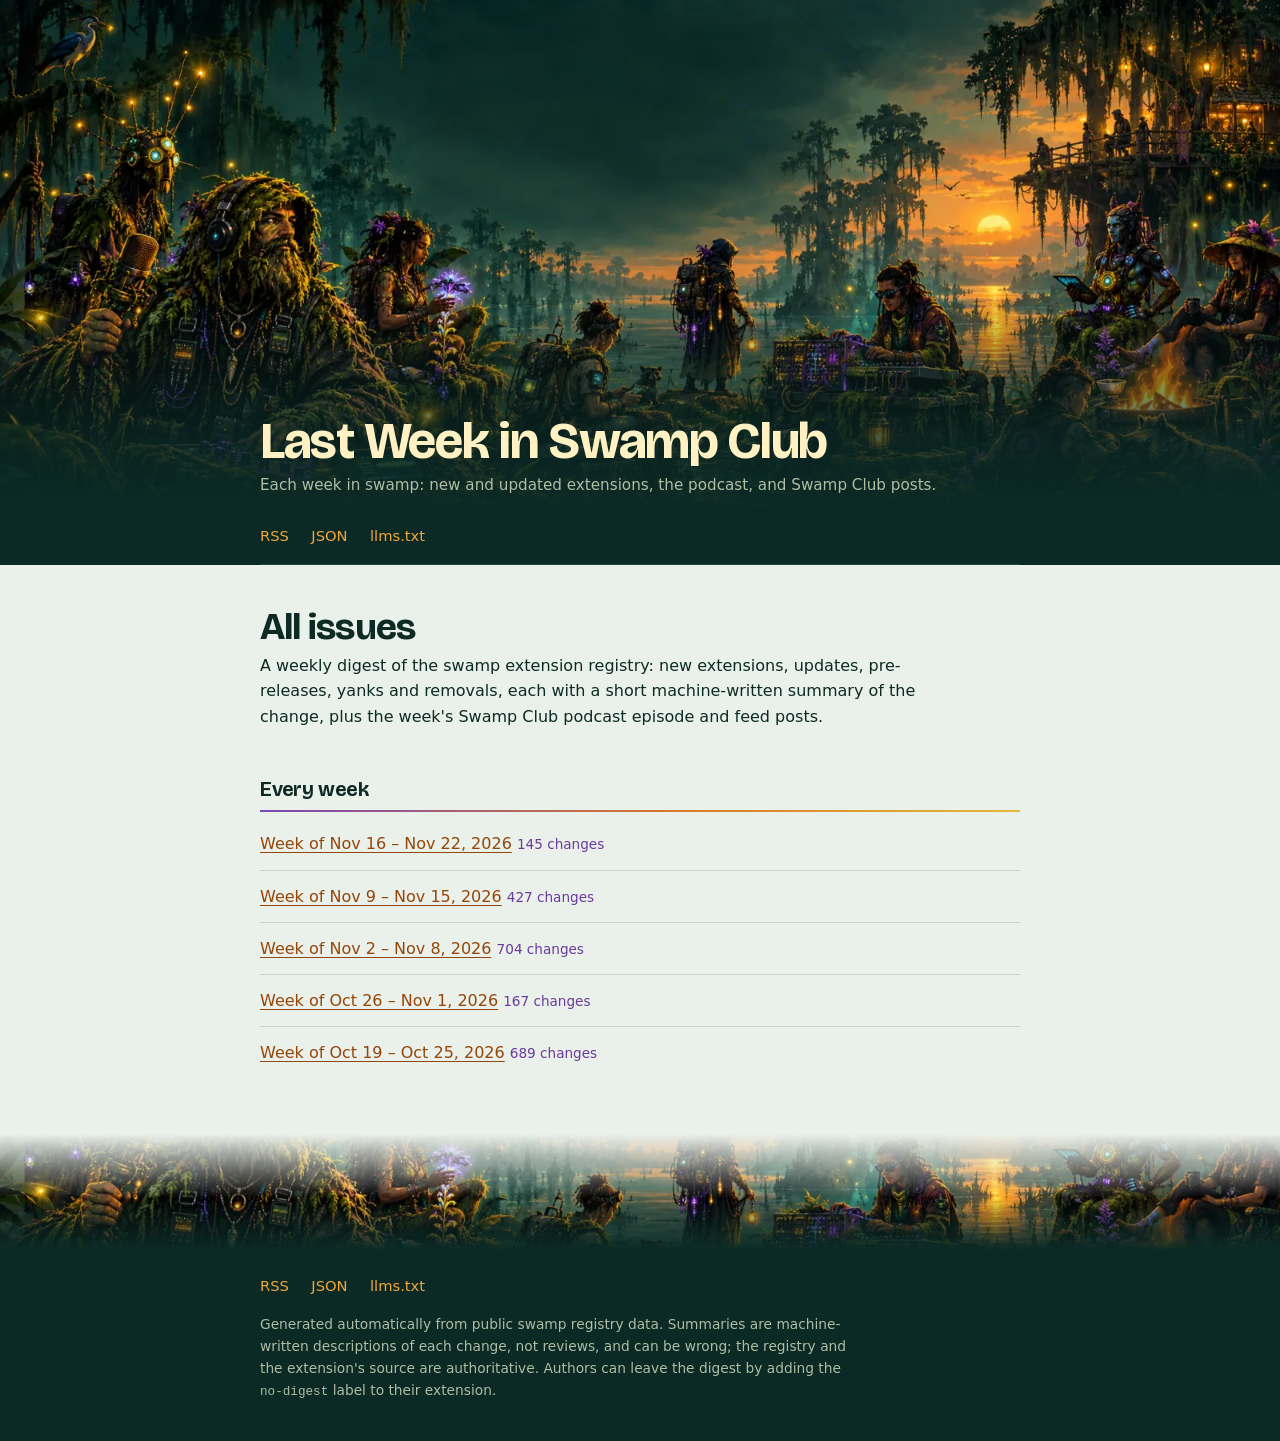
<file: index.html>
<!doctype html>
<html lang="en">
<head>
<meta charset="utf-8">
<meta name="viewport" content="width=device-width, initial-scale=1">
<title>Last Week in Swamp Club</title>
<meta name="description" content="A weekly digest of swamp: new and updated extensions, the podcast, and Swamp Club posts">
<meta http-equiv="Content-Security-Policy" content="default-src 'none'; style-src 'self'; img-src 'self'; font-src 'self'">
<meta name="referrer" content="no-referrer">
<link rel="alternate" type="application/rss+xml" title="Last Week in Swamp Club" href="https://lastweekinswamp.club/feed.xml">
<link rel="alternate" type="application/json" href="https://lastweekinswamp.club/index.json">
<link rel="stylesheet" href="./site.css">
</head>
<body>
<header class="mast"><figure class="art"><img src="./assets/banner-1600.webp" srcset="./assets/banner-800.webp 800w, ./assets/banner-1600.webp 1600w" sizes="100vw" width="1600" height="640" alt="" decoding="async" fetchpriority="high"><div class="title"><div class="wrap"><p class="site"><a href="./index.html">Last Week in Swamp Club</a></p><p class="tagline">Each week in swamp: new and updated extensions, the podcast, and Swamp Club posts.</p></div></div></figure><div class="wrap"><nav class="bar" aria-label="Site"><a href="./feed.xml">RSS</a><a href="./index.json">JSON</a><a href="./llms.txt">llms.txt</a></nav></div></header>
<main class="wrap">
<h1>All issues</h1>
<p class="sum">A weekly digest of the swamp extension registry: new extensions, updates, pre-releases, yanks and removals, each with a short machine-written summary of the change, plus the week's Swamp Club podcast episode and feed posts.</p>
<section id="issues"><h2>Every week</h2><ul><li><a href="./issues/2026-11-16.html">Week of Nov 16 – Nov 22, 2026</a> <span class="meta">145 changes</span></li>
<li><a href="./issues/2026-11-09.html">Week of Nov 9 – Nov 15, 2026</a> <span class="meta">427 changes</span></li>
<li><a href="./issues/2026-11-02.html">Week of Nov 2 – Nov 8, 2026</a> <span class="meta">704 changes</span></li>
<li><a href="./issues/2026-10-26.html">Week of Oct 26 – Nov 1, 2026</a> <span class="meta">167 changes</span></li>
<li><a href="./issues/2026-10-19.html">Week of Oct 19 – Oct 25, 2026</a> <span class="meta">689 changes</span></li></ul></section>
</main>
<footer><div class="shore" aria-hidden="true"><img src="./assets/banner-800.webp" srcset="./assets/banner-800.webp 800w, ./assets/banner-1600.webp 1600w" sizes="100vw" alt="" decoding="async" loading="lazy"></div><div class="wrap"><nav class="bar" aria-label="Site, again"><a href="./feed.xml">RSS</a><a href="./index.json">JSON</a><a href="./llms.txt">llms.txt</a></nav><p>Generated automatically from public swamp registry data. Summaries are machine-written descriptions of each change, not reviews, and can be wrong; the registry and the extension&#39;s source are authoritative. Authors can leave the digest by adding the <code>no-digest</code> label to their extension.</p></div></footer>
</body>
</html>
</file>
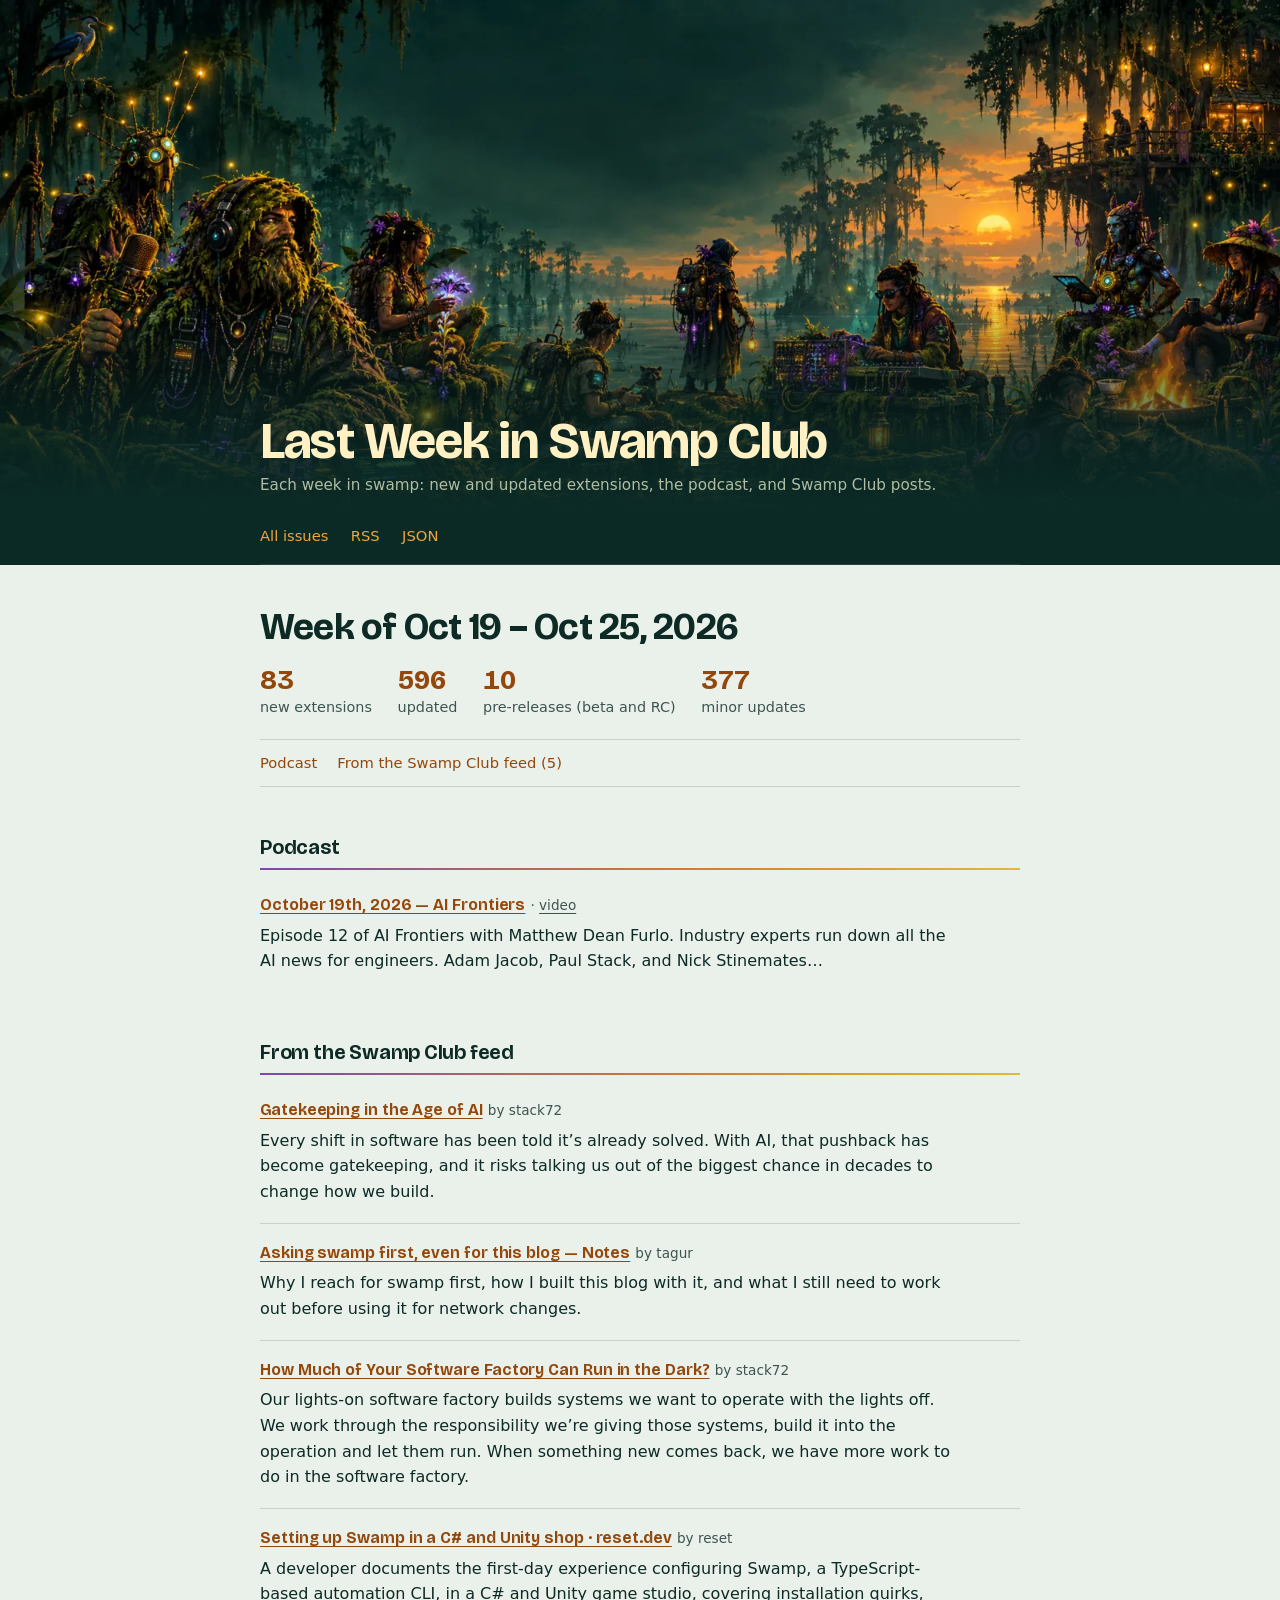
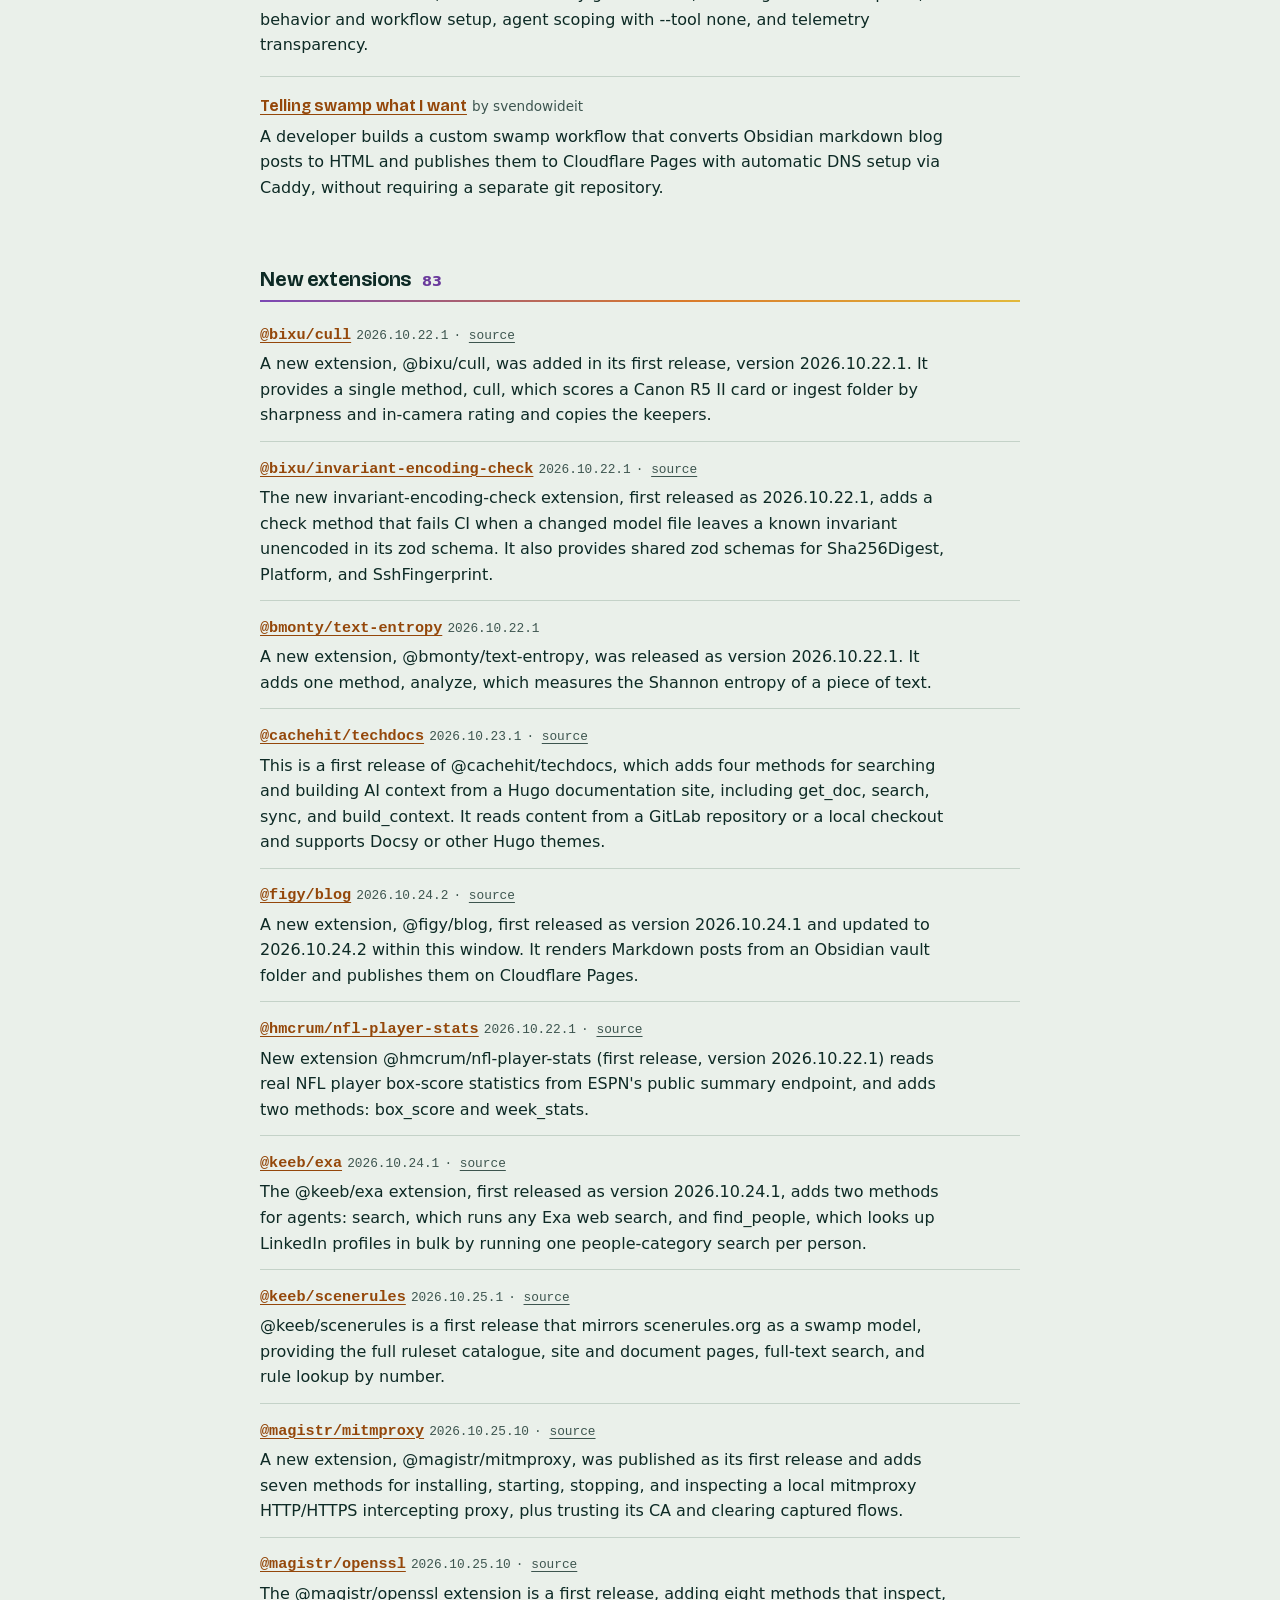
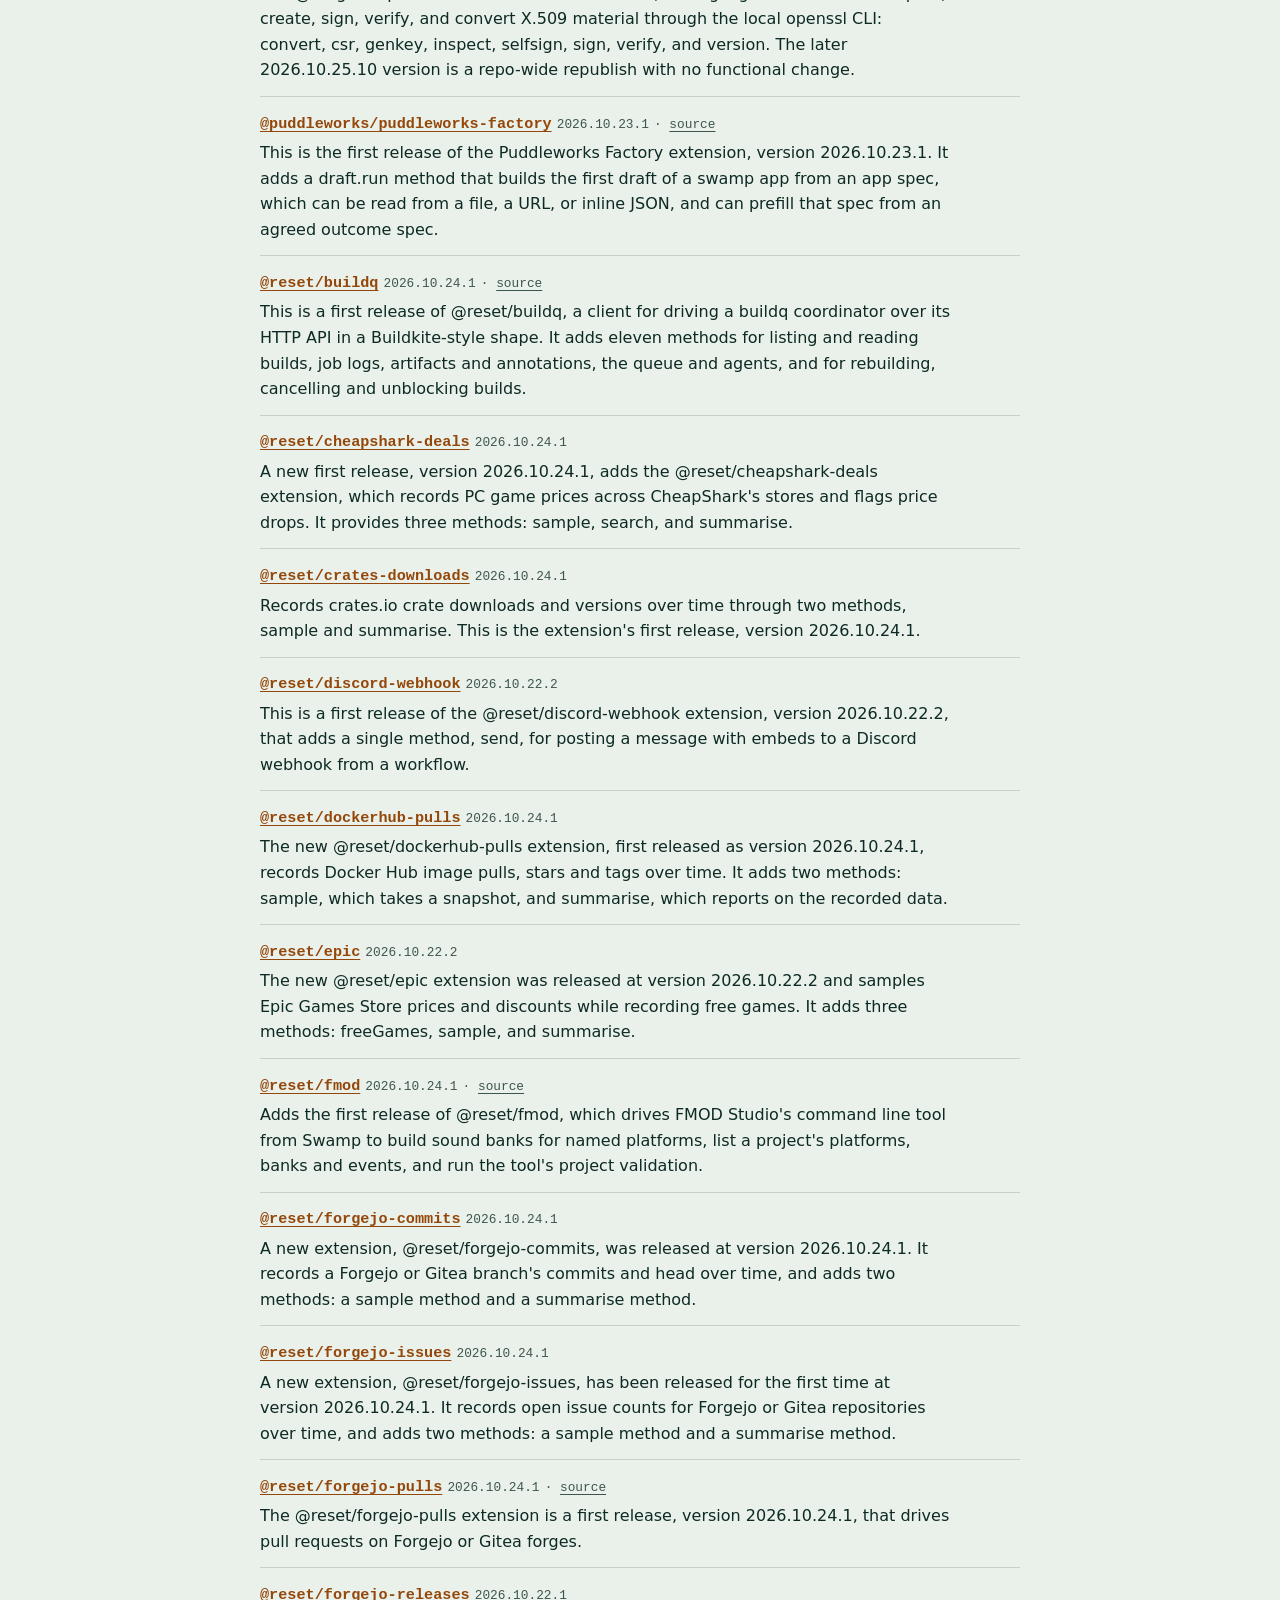
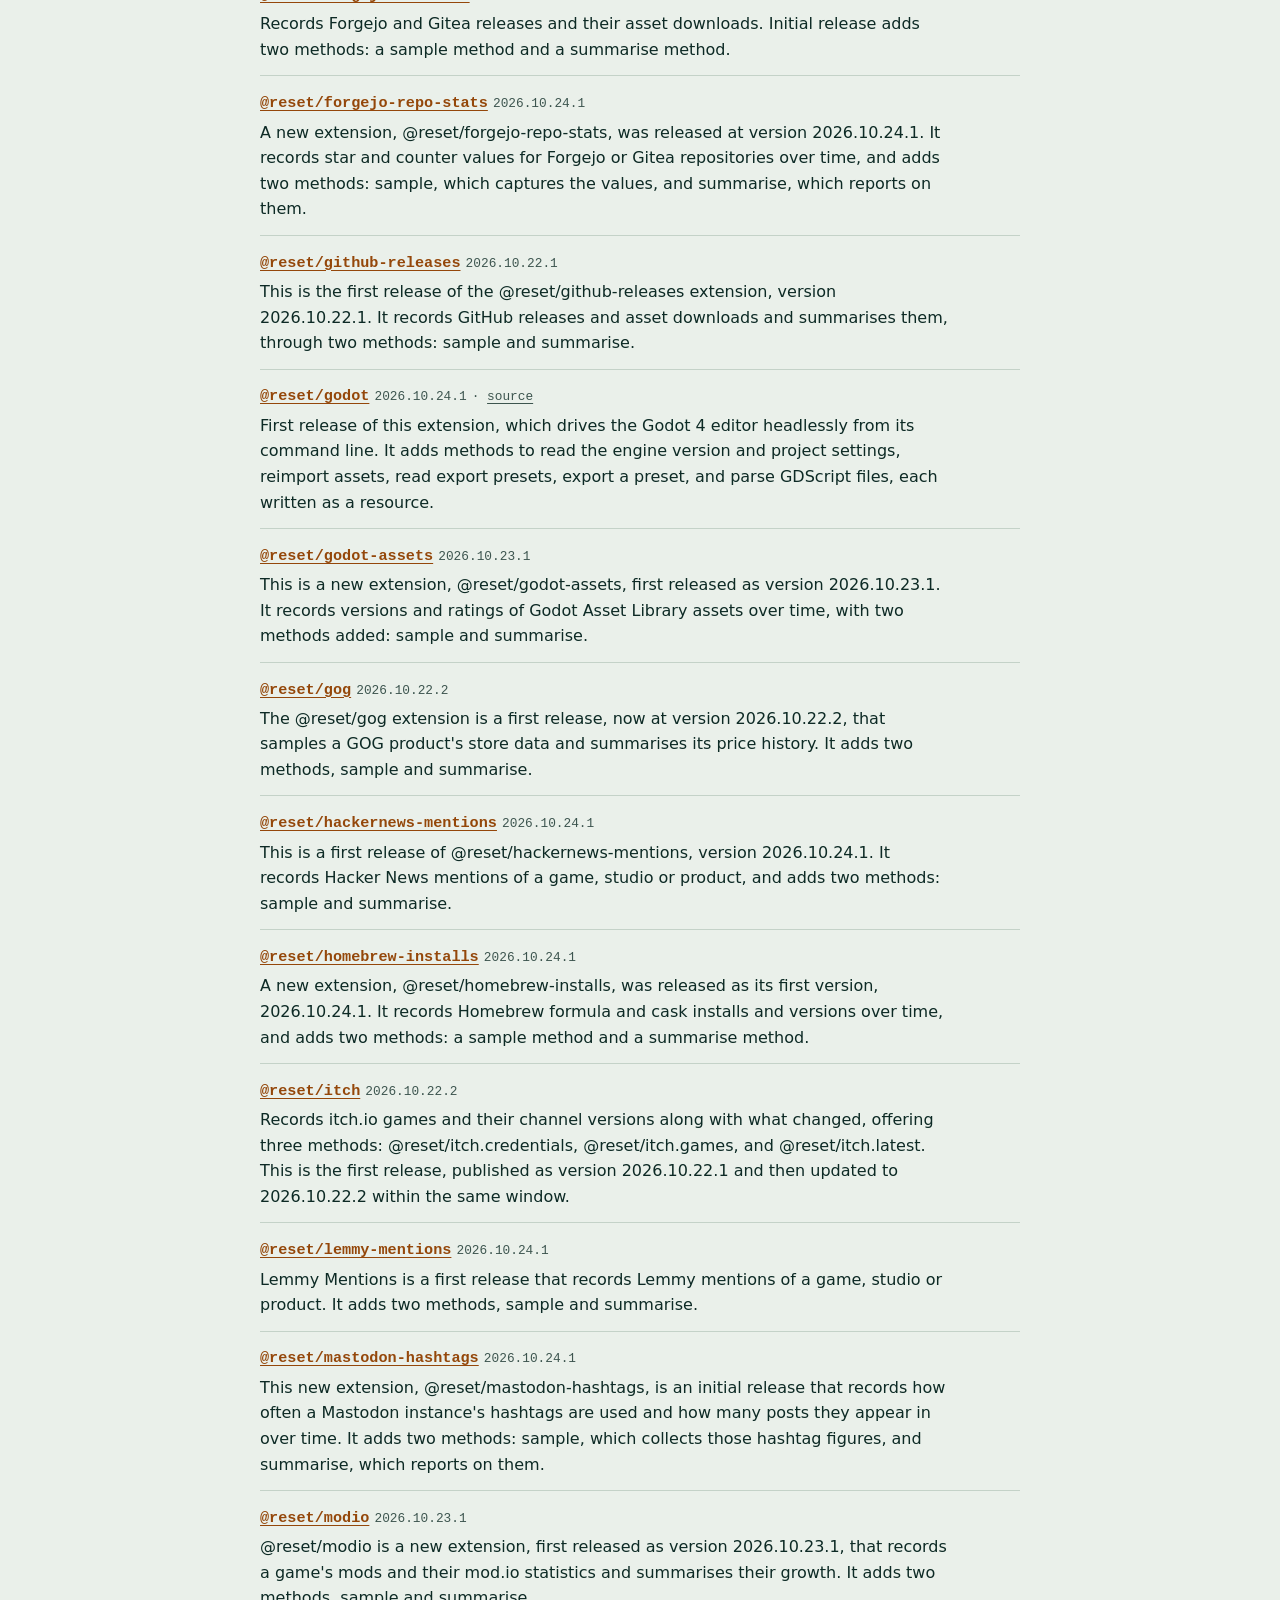
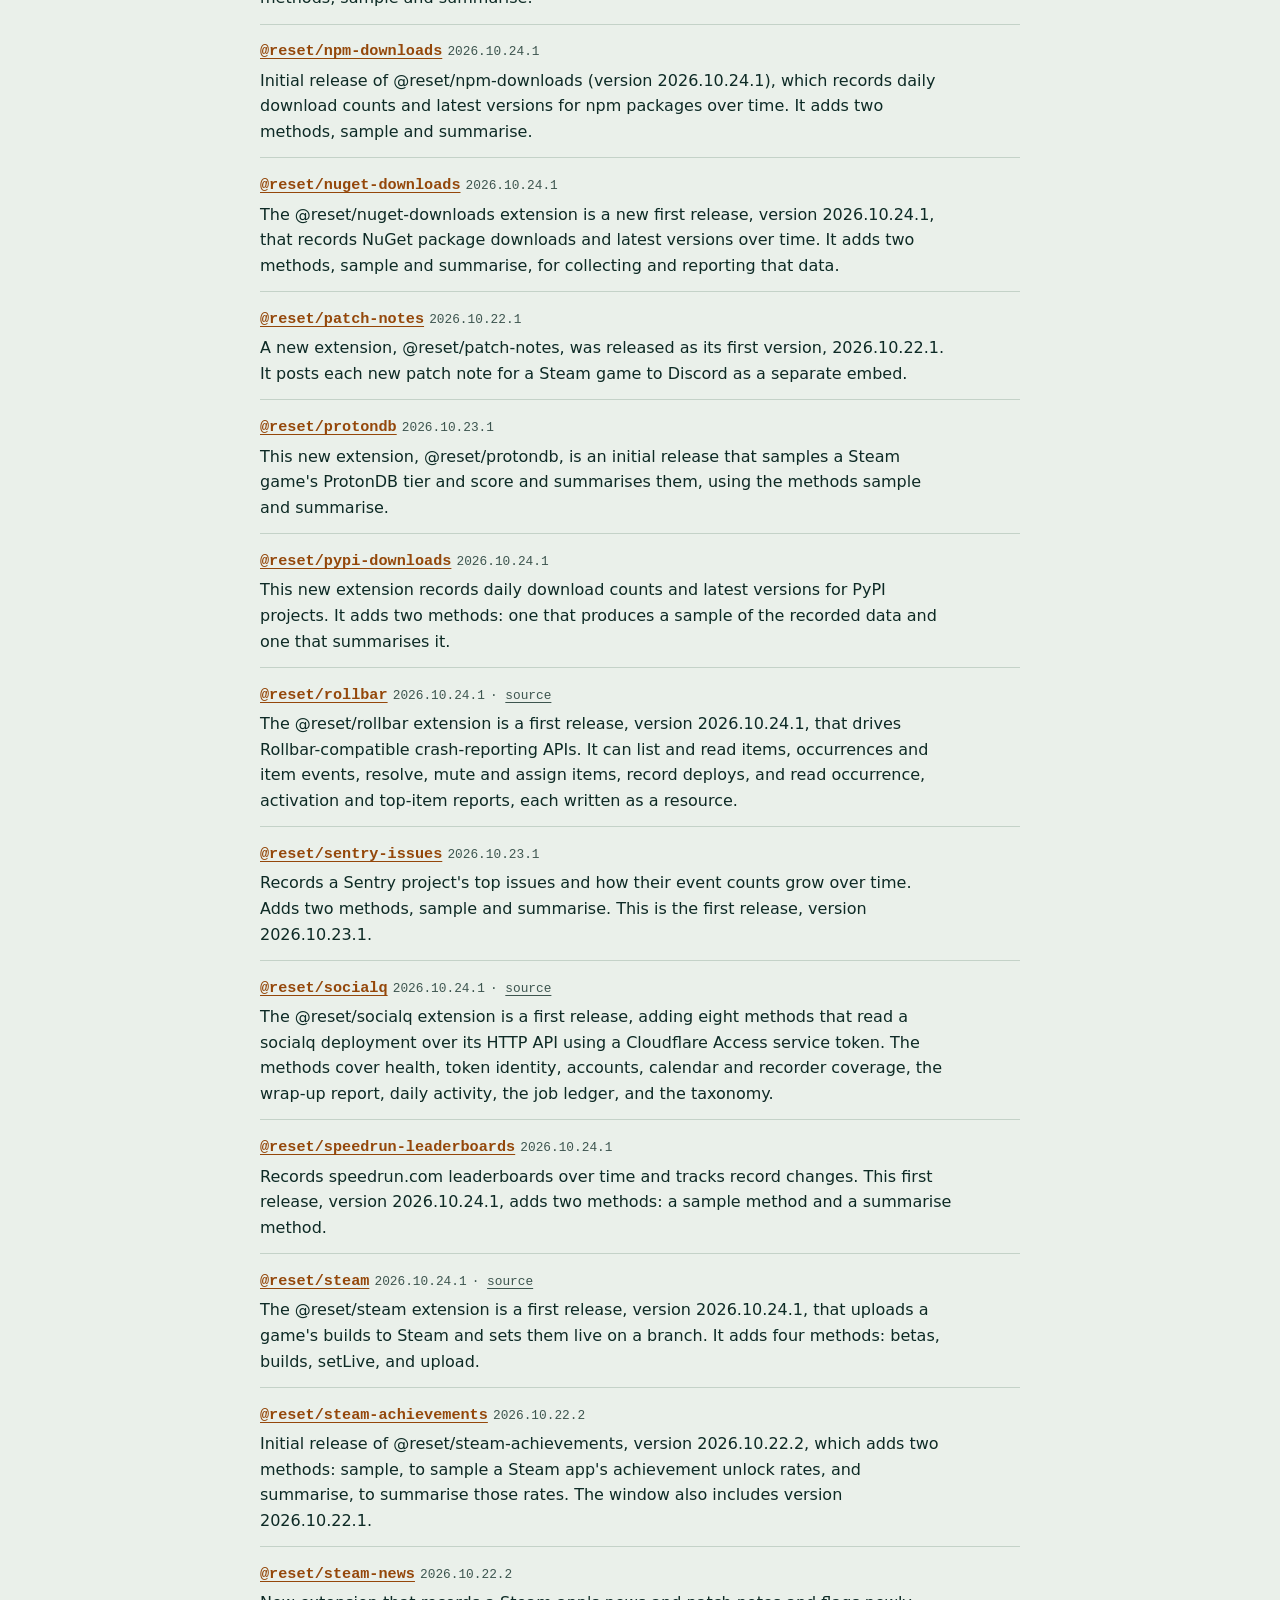
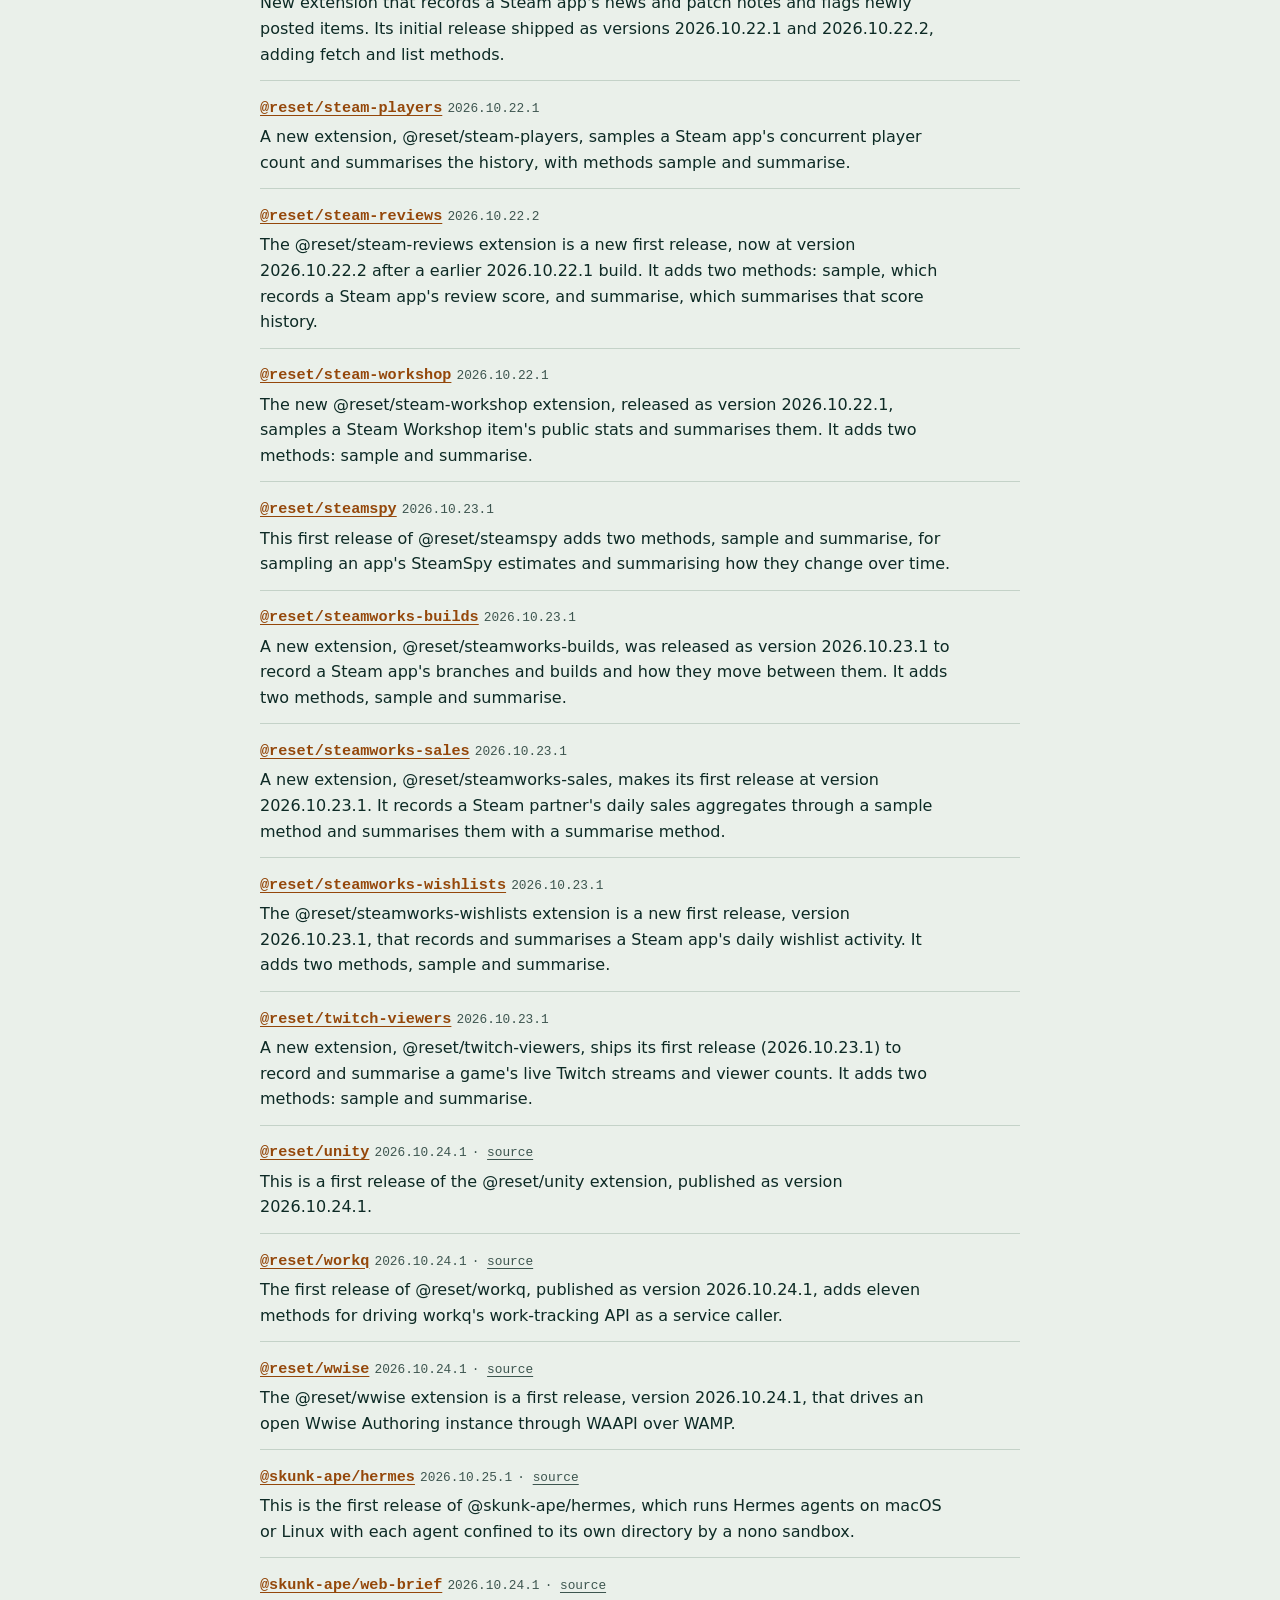
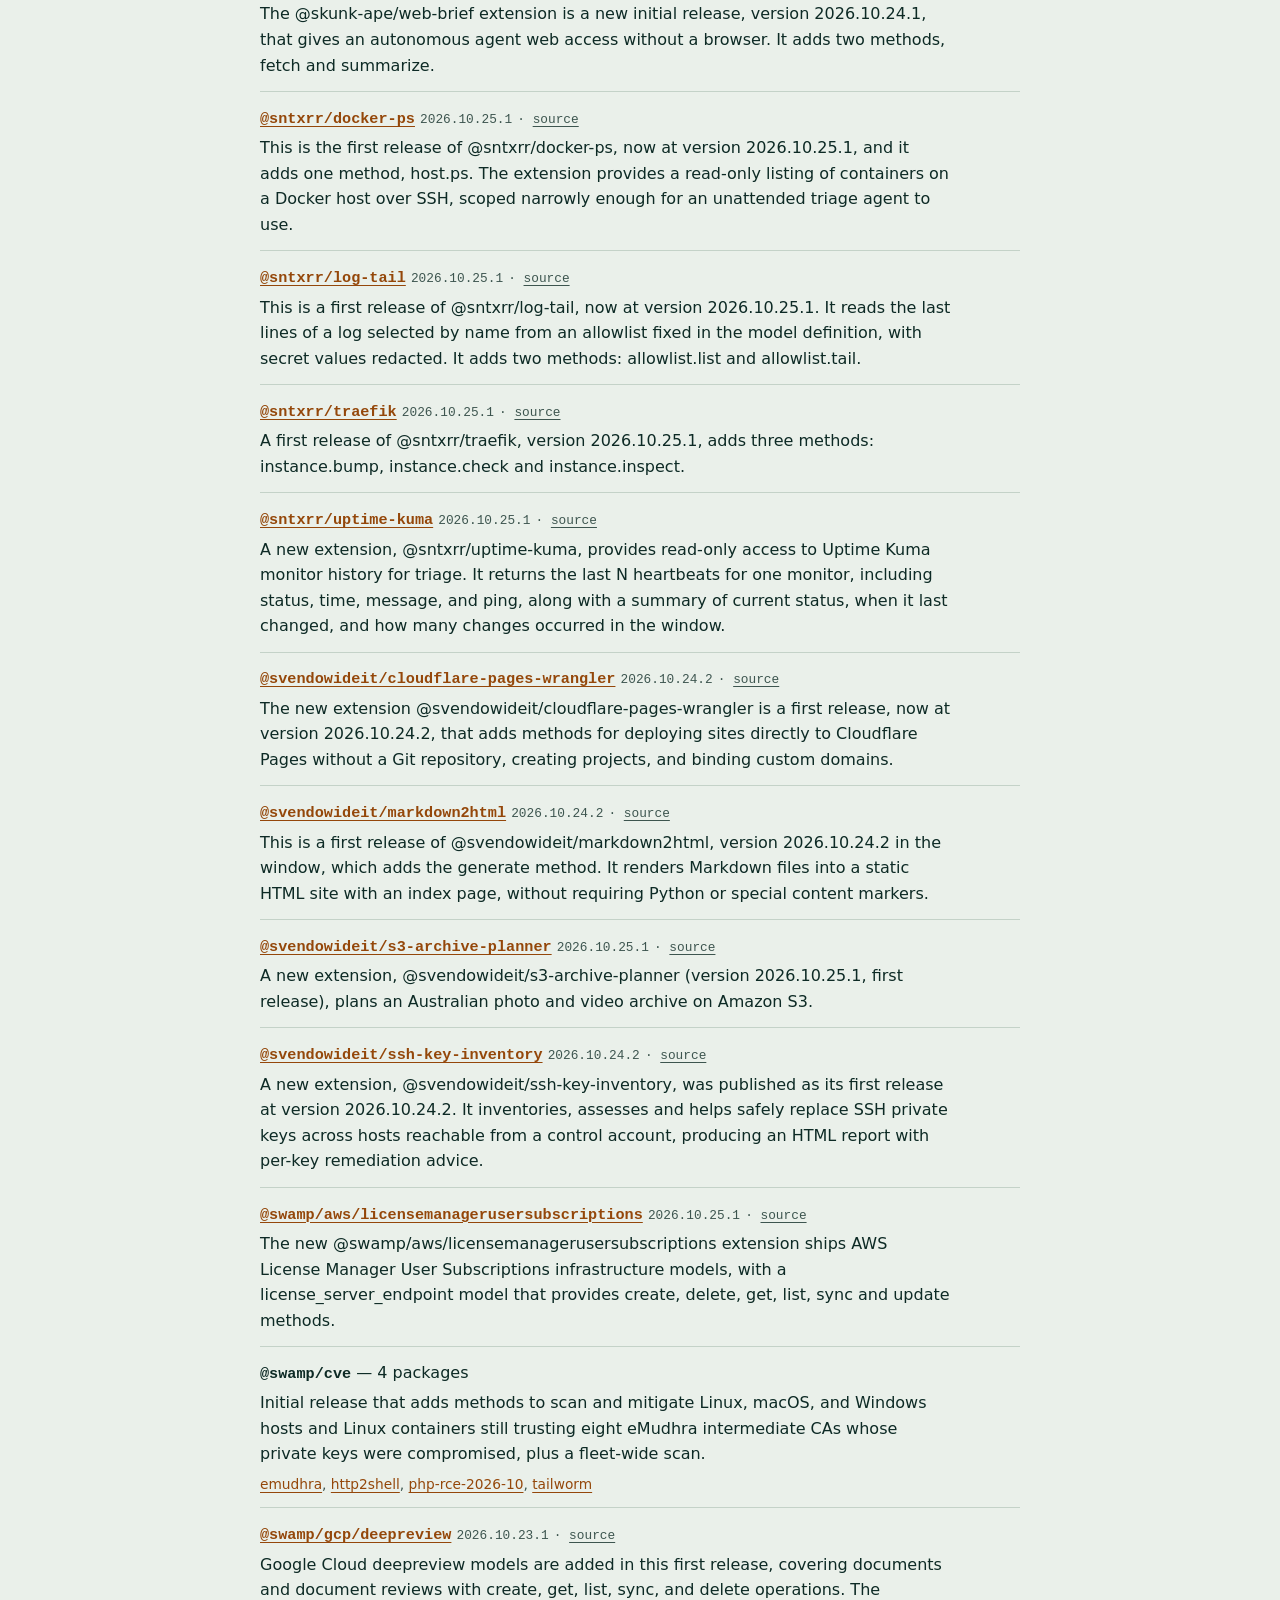
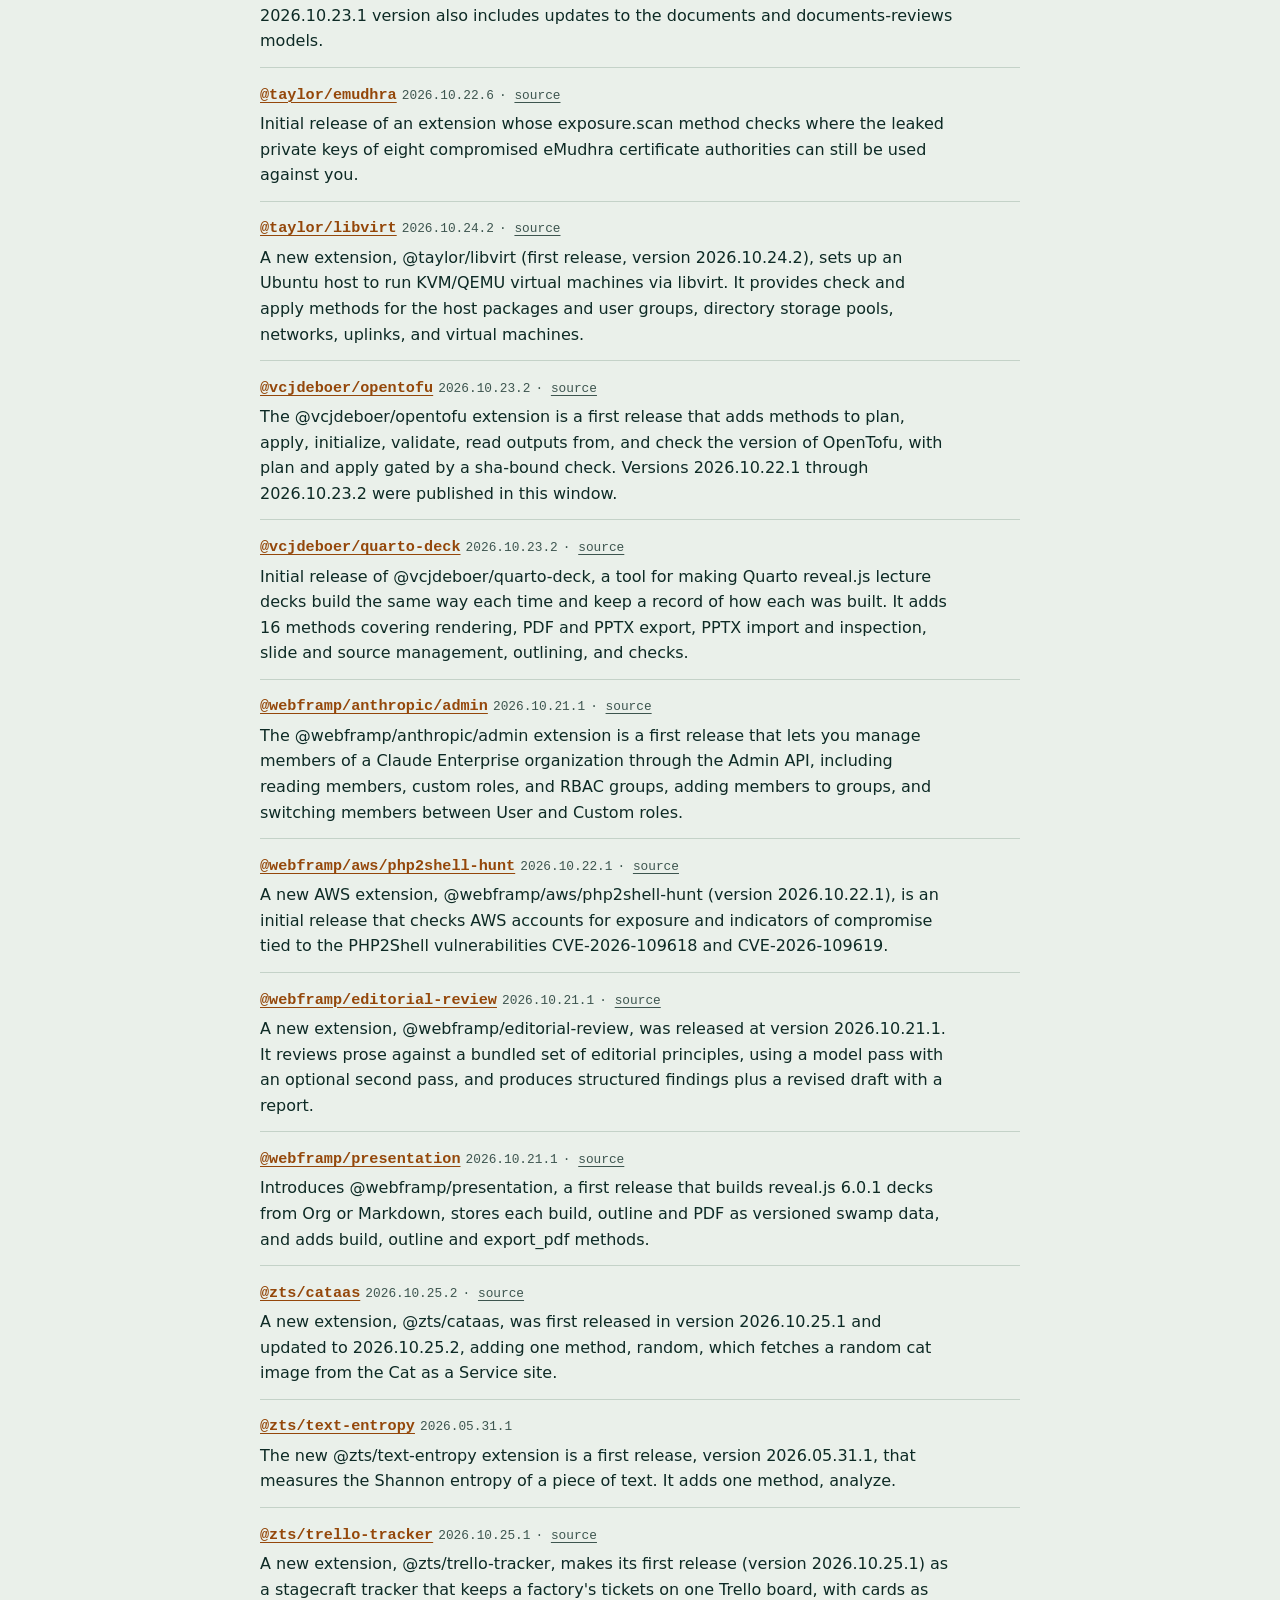
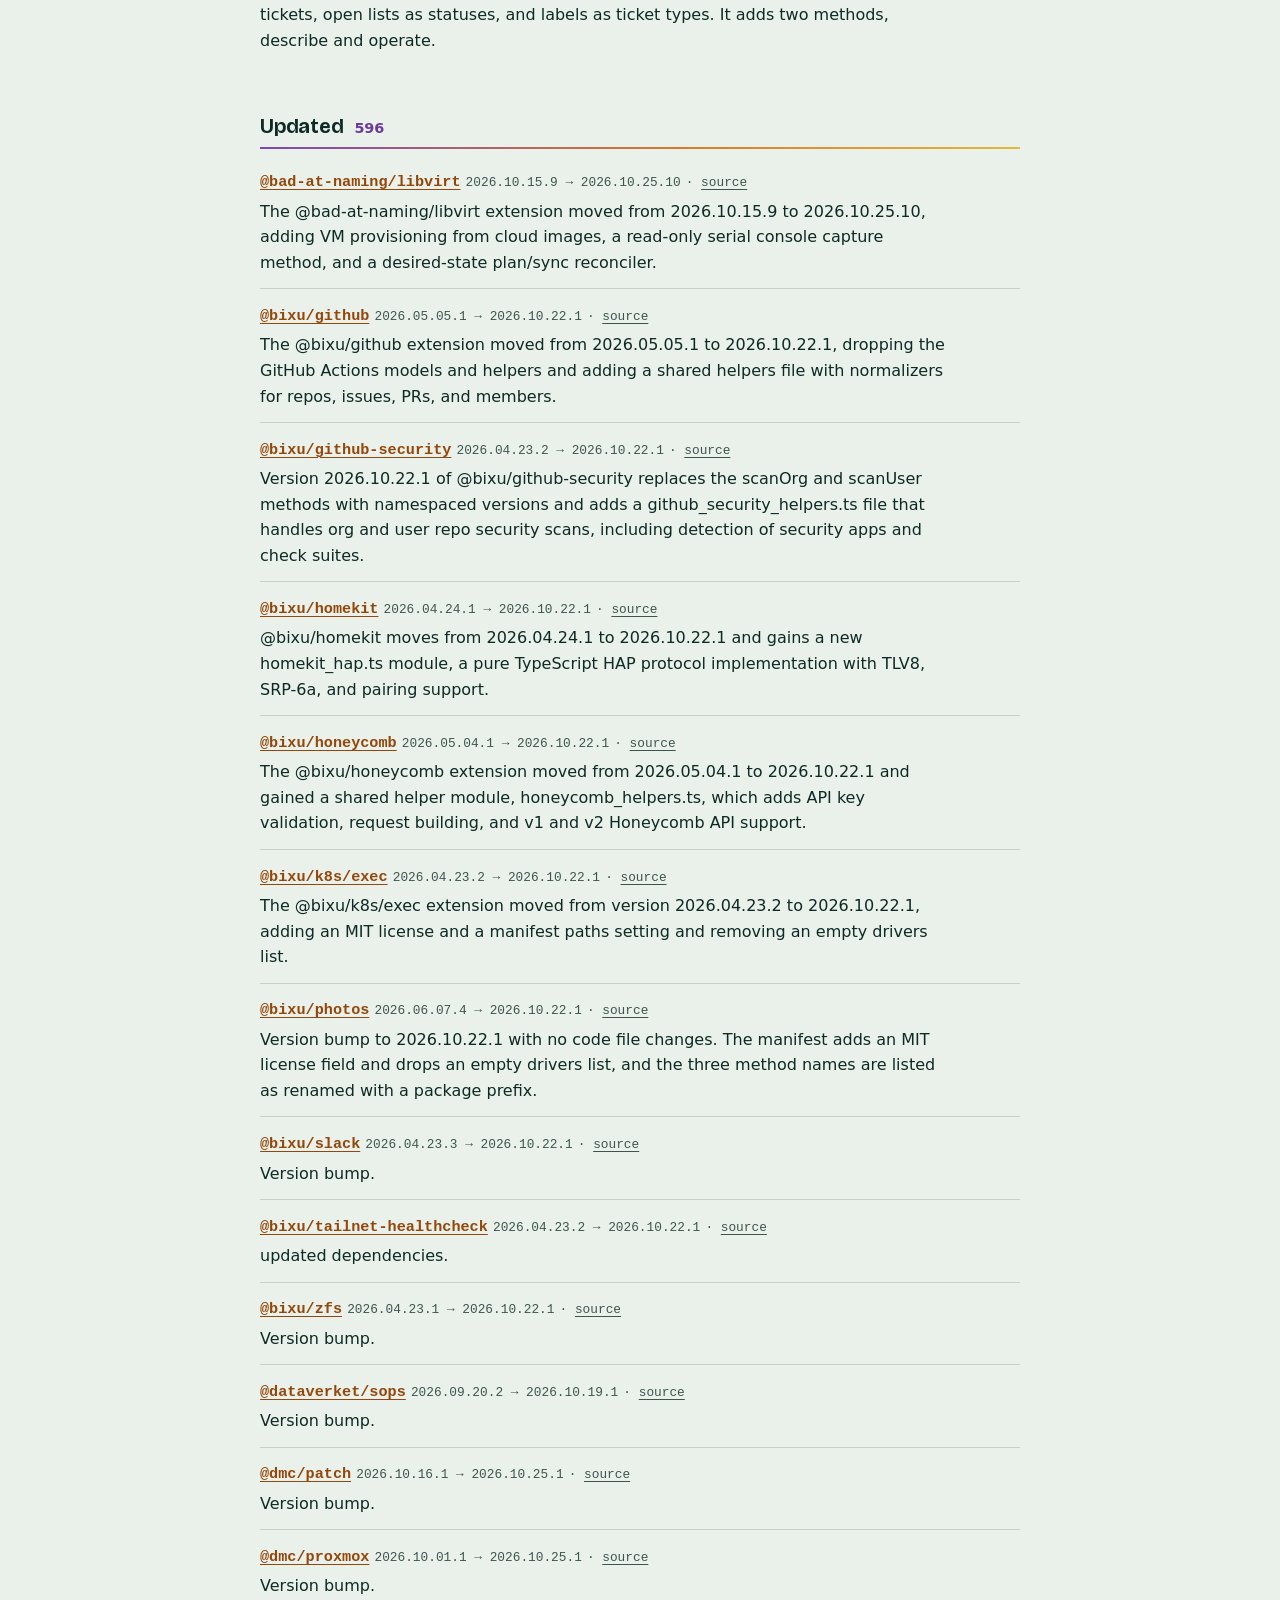
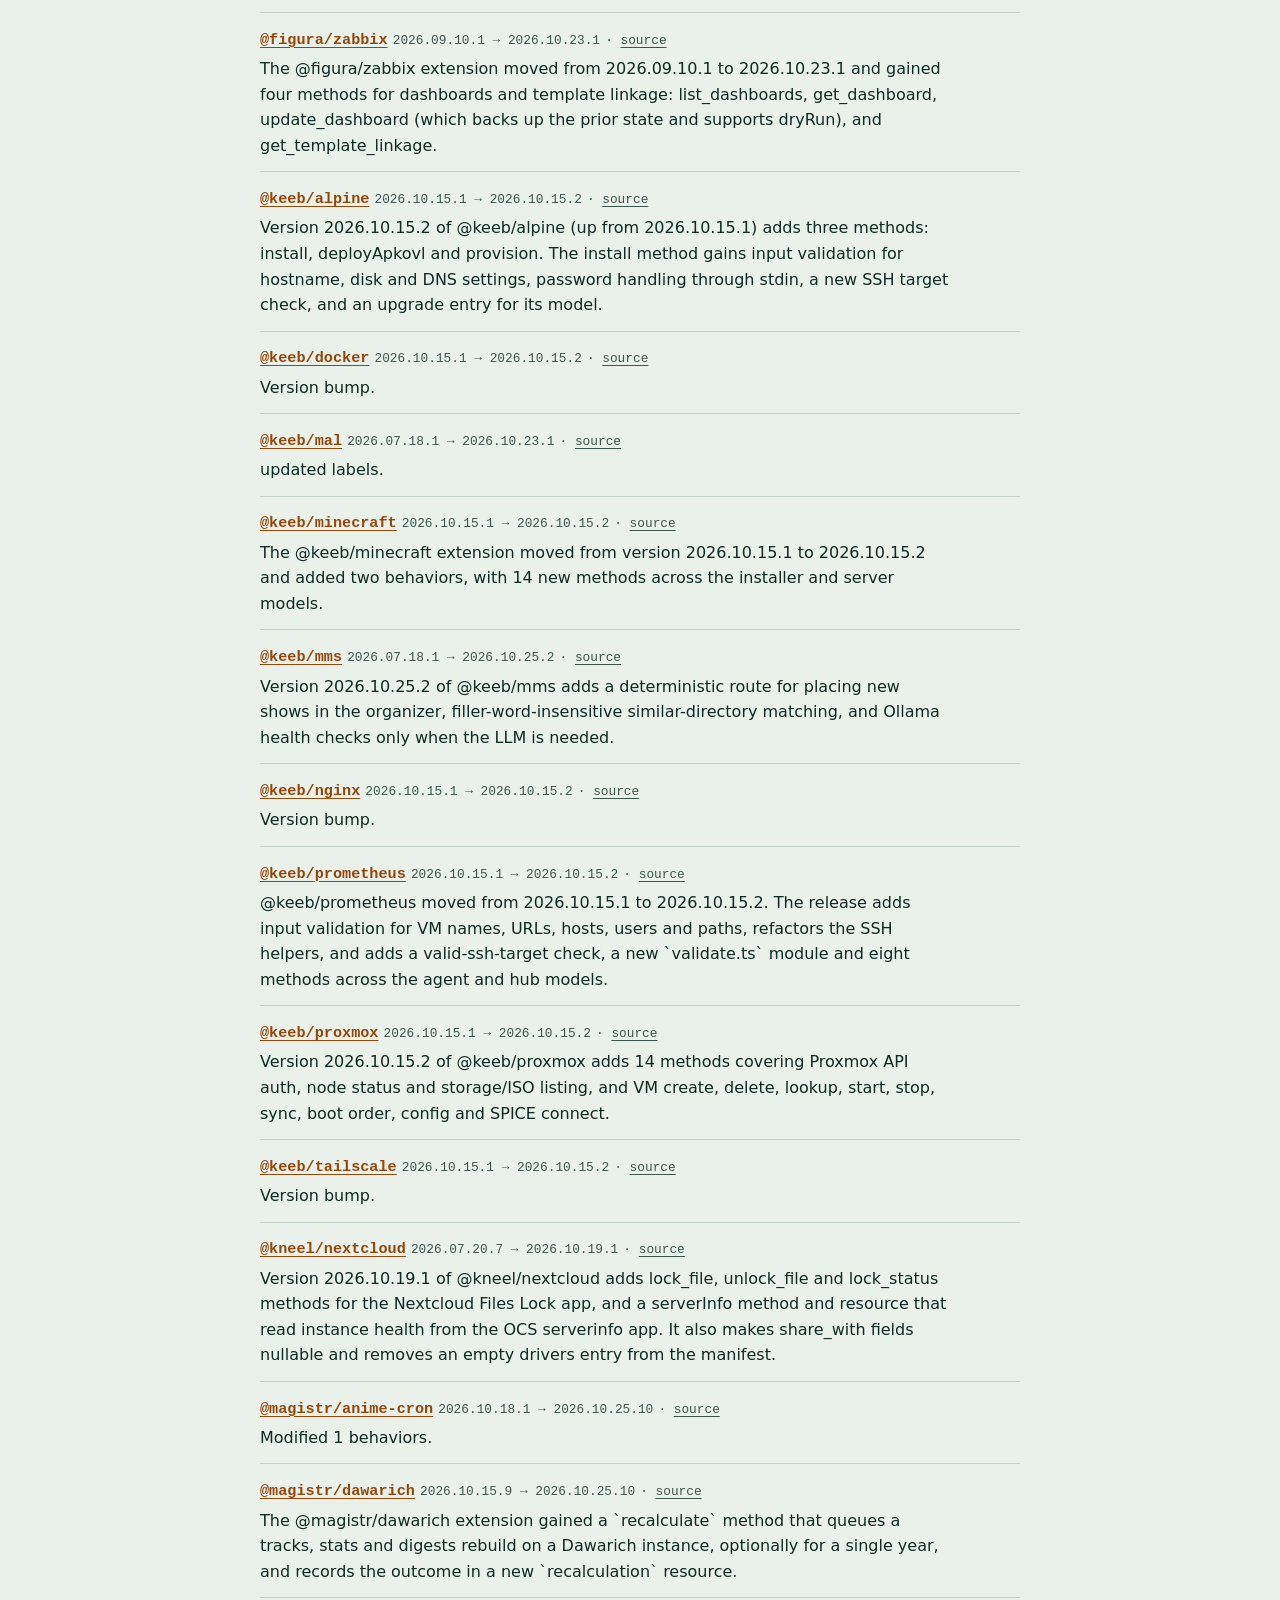
<file: issues/2026-10-19.html>
<!doctype html>
<html lang="en">
<head>
<meta charset="utf-8">
<meta name="viewport" content="width=device-width, initial-scale=1">
<title>Last Week in Swamp Club: Oct 19 – Oct 25, 2026</title>
<meta name="description" content="Swamp extensions, podcast and Swamp Club posts, Oct 19 – Oct 25, 2026">
<meta http-equiv="Content-Security-Policy" content="default-src 'none'; style-src 'self'; img-src 'self'; font-src 'self'">
<meta name="referrer" content="no-referrer">
<link rel="alternate" type="application/rss+xml" title="Last Week in Swamp Club" href="https://lastweekinswamp.club/feed.xml">
<link rel="alternate" type="application/json" href="https://lastweekinswamp.club/issues/2026-10-19.json">
<script type="application/ld+json">{"@context":"https://schema.org","@type":"Article","headline":"Last Week in Swamp Club: week of Oct 19 – Oct 25, 2026","datePublished":"2026-10-27T03:38:39.328Z","url":"https://lastweekinswamp.club/issues/2026-10-19.html","isPartOf":{"@type":"Periodical","name":"Last Week in Swamp Club","url":"https://lastweekinswamp.club"},"about":"Changes in the swamp extension registry","encoding":{"@type":"MediaObject","encodingFormat":"application/json","contentUrl":"https://lastweekinswamp.club/issues/2026-10-19.json"}}</script>
<link rel="stylesheet" href="../site.css">
</head>
<body>
<header class="mast"><figure class="art"><img src="../assets/banner-1600.webp" srcset="../assets/banner-800.webp 800w, ../assets/banner-1600.webp 1600w" sizes="100vw" width="1600" height="640" alt="" decoding="async" fetchpriority="high"><div class="title"><div class="wrap"><p class="site"><a href="../index.html">Last Week in Swamp Club</a></p><p class="tagline">Each week in swamp: new and updated extensions, the podcast, and Swamp Club posts.</p></div></div></figure><div class="wrap"><nav class="bar" aria-label="Site"><a href="../index.html#issues">All issues</a><a href="../feed.xml">RSS</a><a href="./2026-10-19.json">JSON</a></nav></div></header>
<main class="wrap">
<h1>Week of Oct 19 – Oct 25, 2026</h1>
<p class="counts"><a href="#new"><b>83</b> <span>new extensions</span></a><a href="#updated"><b>596</b> <span>updated</span></a><a href="#prerelease"><b>10</b> <span>pre-releases (beta and RC)</span></a><a href="#minor"><b>377</b> <span>minor updates</span></a></p>
<nav class="toc" aria-label="This week in Swamp Club"><a href="#podcast">Podcast</a><a href="#feed">From the Swamp Club feed (5)</a></nav>
<section class="community" id="podcast"><h2>Podcast</h2><ul><li><a class="name" href="https://swamp-club.com/podcast/2026-10-19">October 19th, 2026 — AI Frontiers</a> <span class="ver">· <a href="https://www.youtube.com/watch?v=3Rn4kq4N5Bw" rel="nofollow noopener">video</a></span><p class="sum">Episode 12 of AI Frontiers with Matthew Dean Furlo. Industry experts run down all the AI news for engineers. Adam Jacob, Paul Stack, and Nick Stinemates…</p></li></ul></section>
<section class="community" id="feed"><h2>From the Swamp Club feed</h2><ul><li><a class="name" href="https://swamp-club.com/feed/p/1270596c-fbda-449a-b6e4-6b8289f7c297">Gatekeeping in the Age of AI</a> <span class="ver">by stack72</span><p class="sum">Every shift in software has been told it’s already solved. With AI, that pushback has become gatekeeping, and it risks talking us out of the biggest chance in decades to change how we build.</p></li>
<li><a class="name" href="https://swamp-club.com/feed/p/9dc467d1-ec8b-4277-9ac3-e38e55b9fb25">Asking swamp first, even for this blog — Notes</a> <span class="ver">by tagur</span><p class="sum">Why I reach for swamp first, how I built this blog with it, and what I still need to work out before using it for network changes.</p></li>
<li><a class="name" href="https://swamp-club.com/feed/p/60a5f4f1-f7f0-4456-a0f8-6534f8d7bfc3">How Much of Your Software Factory Can Run in the Dark?</a> <span class="ver">by stack72</span><p class="sum">Our lights-on software factory builds systems we want to operate with the lights off. We work through the responsibility we’re giving those systems, build it into the operation and let them run. When something new comes back, we have more work to do in the software factory.</p></li>
<li><a class="name" href="https://swamp-club.com/feed/p/3a94fb08-19f3-4ca9-aca3-5d97bc0fa992">Setting up Swamp in a C# and Unity shop · reset.dev</a> <span class="ver">by reset</span><p class="sum">A developer documents the first-day experience configuring Swamp, a TypeScript-based automation CLI, in a C# and Unity game studio, covering installation quirks, behavior and workflow setup, agent scoping with --tool none, and telemetry transparency.</p></li>
<li><a class="name" href="https://swamp-club.com/feed/p/80cc98cb-c8a1-4732-9669-260272972930">Telling swamp what I want</a> <span class="ver">by svendowideit</span><p class="sum">A developer builds a custom swamp workflow that converts Obsidian markdown blog posts to HTML and publishes them to Cloudflare Pages with automatic DNS setup via Caddy, without requiring a separate git repository.</p></li></ul></section>
<section id="new"><h2>New extensions <small>83</small></h2><ul><li><a class="name" href="https://swamp-club.com/extensions/@bixu/cull">@bixu/cull</a> <span class="ver">2026.10.22.1</span> <span class="ver">· <a href="https://github.com/bixu/swamp-extensions" rel="nofollow noopener">source</a></span><p class="sum">A new extension, @bixu/cull, was added in its first release, version 2026.10.22.1. It provides a single method, cull, which scores a Canon R5 II card or ingest folder by sharpness and in-camera rating and copies the keepers.</p></li>
<li><a class="name" href="https://swamp-club.com/extensions/@bixu/invariant-encoding-check">@bixu/invariant-encoding-check</a> <span class="ver">2026.10.22.1</span> <span class="ver">· <a href="https://github.com/bixu/swamp-extensions" rel="nofollow noopener">source</a></span><p class="sum">The new invariant-encoding-check extension, first released as 2026.10.22.1, adds a check method that fails CI when a changed model file leaves a known invariant unencoded in its zod schema. It also provides shared zod schemas for Sha256Digest, Platform, and SshFingerprint.</p></li>
<li><a class="name" href="https://swamp-club.com/extensions/@bmonty/text-entropy">@bmonty/text-entropy</a> <span class="ver">2026.10.22.1</span><p class="sum">A new extension, @bmonty/text-entropy, was released as version 2026.10.22.1. It adds one method, analyze, which measures the Shannon entropy of a piece of text.</p></li>
<li><a class="name" href="https://swamp-club.com/extensions/@cachehit/techdocs">@cachehit/techdocs</a> <span class="ver">2026.10.23.1</span> <span class="ver">· <a href="https://github.com/zWaR/swamp-extensions" rel="nofollow noopener">source</a></span><p class="sum">This is a first release of @cachehit/techdocs, which adds four methods for searching and building AI context from a Hugo documentation site, including get_doc, search, sync, and build_context. It reads content from a GitLab repository or a local checkout and supports Docsy or other Hugo themes.</p></li>
<li><a class="name" href="https://swamp-club.com/extensions/@figy/blog">@figy/blog</a> <span class="ver">2026.10.24.2</span> <span class="ver">· <a href="https://github.com/svendowideit/swamp-extensions" rel="nofollow noopener">source</a></span><p class="sum">A new extension, @figy/blog, first released as version 2026.10.24.1 and updated to 2026.10.24.2 within this window. It renders Markdown posts from an Obsidian vault folder and publishes them on Cloudflare Pages.</p></li>
<li><a class="name" href="https://swamp-club.com/extensions/@hmcrum/nfl-player-stats">@hmcrum/nfl-player-stats</a> <span class="ver">2026.10.22.1</span> <span class="ver">· <a href="https://github.com/hcrumpler/swamp-extensions" rel="nofollow noopener">source</a></span><p class="sum">New extension @hmcrum/nfl-player-stats (first release, version 2026.10.22.1) reads real NFL player box-score statistics from ESPN&#39;s public summary endpoint, and adds two methods: box_score and week_stats.</p></li>
<li><a class="name" href="https://swamp-club.com/extensions/@keeb/exa">@keeb/exa</a> <span class="ver">2026.10.24.1</span> <span class="ver">· <a href="https://github.com/keeb/swamp-exa" rel="nofollow noopener">source</a></span><p class="sum">The @keeb/exa extension, first released as version 2026.10.24.1, adds two methods for agents: search, which runs any Exa web search, and find_people, which looks up LinkedIn profiles in bulk by running one people-category search per person.</p></li>
<li><a class="name" href="https://swamp-club.com/extensions/@keeb/scenerules">@keeb/scenerules</a> <span class="ver">2026.10.25.1</span> <span class="ver">· <a href="https://github.com/keeb/swamp-scenerules" rel="nofollow noopener">source</a></span><p class="sum">@keeb/scenerules is a first release that mirrors scenerules.org as a swamp model, providing the full ruleset catalogue, site and document pages, full-text search, and rule lookup by number.</p></li>
<li><a class="name" href="https://swamp-club.com/extensions/@magistr/mitmproxy">@magistr/mitmproxy</a> <span class="ver">2026.10.25.10</span> <span class="ver">· <a href="https://github.com/umag/swamp-workspace" rel="nofollow noopener">source</a></span><p class="sum">A new extension, @magistr/mitmproxy, was published as its first release and adds seven methods for installing, starting, stopping, and inspecting a local mitmproxy HTTP/HTTPS intercepting proxy, plus trusting its CA and clearing captured flows.</p></li>
<li><a class="name" href="https://swamp-club.com/extensions/@magistr/openssl">@magistr/openssl</a> <span class="ver">2026.10.25.10</span> <span class="ver">· <a href="https://github.com/umag/swamp-workspace" rel="nofollow noopener">source</a></span><p class="sum">The @magistr/openssl extension is a first release, adding eight methods that inspect, create, sign, verify, and convert X.509 material through the local openssl CLI: convert, csr, genkey, inspect, selfsign, sign, verify, and version. The later 2026.10.25.10 version is a repo-wide republish with no functional change.</p></li>
<li><a class="name" href="https://swamp-club.com/extensions/@puddleworks/puddleworks-factory">@puddleworks/puddleworks-factory</a> <span class="ver">2026.10.23.1</span> <span class="ver">· <a href="https://github.com/puddle-works/puddleworks-factory" rel="nofollow noopener">source</a></span><p class="sum">This is the first release of the Puddleworks Factory extension, version 2026.10.23.1. It adds a draft.run method that builds the first draft of a swamp app from an app spec, which can be read from a file, a URL, or inline JSON, and can prefill that spec from an agreed outcome spec.</p></li>
<li><a class="name" href="https://swamp-club.com/extensions/@reset/buildq">@reset/buildq</a> <span class="ver">2026.10.24.1</span> <span class="ver">· <a href="https://github.com/reset/swamp-extensions" rel="nofollow noopener">source</a></span><p class="sum">This is a first release of @reset/buildq, a client for driving a buildq coordinator over its HTTP API in a Buildkite-style shape. It adds eleven methods for listing and reading builds, job logs, artifacts and annotations, the queue and agents, and for rebuilding, cancelling and unblocking builds.</p></li>
<li><a class="name" href="https://swamp-club.com/extensions/@reset/cheapshark-deals">@reset/cheapshark-deals</a> <span class="ver">2026.10.24.1</span><p class="sum">A new first release, version 2026.10.24.1, adds the @reset/cheapshark-deals extension, which records PC game prices across CheapShark&#39;s stores and flags price drops. It provides three methods: sample, search, and summarise.</p></li>
<li><a class="name" href="https://swamp-club.com/extensions/@reset/crates-downloads">@reset/crates-downloads</a> <span class="ver">2026.10.24.1</span><p class="sum">Records crates.io crate downloads and versions over time through two methods, sample and summarise. This is the extension&#39;s first release, version 2026.10.24.1.</p></li>
<li><a class="name" href="https://swamp-club.com/extensions/@reset/discord-webhook">@reset/discord-webhook</a> <span class="ver">2026.10.22.2</span><p class="sum">This is a first release of the @reset/discord-webhook extension, version 2026.10.22.2, that adds a single method, send, for posting a message with embeds to a Discord webhook from a workflow.</p></li>
<li><a class="name" href="https://swamp-club.com/extensions/@reset/dockerhub-pulls">@reset/dockerhub-pulls</a> <span class="ver">2026.10.24.1</span><p class="sum">The new @reset/dockerhub-pulls extension, first released as version 2026.10.24.1, records Docker Hub image pulls, stars and tags over time. It adds two methods: sample, which takes a snapshot, and summarise, which reports on the recorded data.</p></li>
<li><a class="name" href="https://swamp-club.com/extensions/@reset/epic">@reset/epic</a> <span class="ver">2026.10.22.2</span><p class="sum">The new @reset/epic extension was released at version 2026.10.22.2 and samples Epic Games Store prices and discounts while recording free games. It adds three methods: freeGames, sample, and summarise.</p></li>
<li><a class="name" href="https://swamp-club.com/extensions/@reset/fmod">@reset/fmod</a> <span class="ver">2026.10.24.1</span> <span class="ver">· <a href="https://github.com/reset/swamp-extensions" rel="nofollow noopener">source</a></span><p class="sum">Adds the first release of @reset/fmod, which drives FMOD Studio&#39;s command line tool from Swamp to build sound banks for named platforms, list a project&#39;s platforms, banks and events, and run the tool&#39;s project validation.</p></li>
<li><a class="name" href="https://swamp-club.com/extensions/@reset/forgejo-commits">@reset/forgejo-commits</a> <span class="ver">2026.10.24.1</span><p class="sum">A new extension, @reset/forgejo-commits, was released at version 2026.10.24.1. It records a Forgejo or Gitea branch&#39;s commits and head over time, and adds two methods: a sample method and a summarise method.</p></li>
<li><a class="name" href="https://swamp-club.com/extensions/@reset/forgejo-issues">@reset/forgejo-issues</a> <span class="ver">2026.10.24.1</span><p class="sum">A new extension, @reset/forgejo-issues, has been released for the first time at version 2026.10.24.1. It records open issue counts for Forgejo or Gitea repositories over time, and adds two methods: a sample method and a summarise method.</p></li>
<li><a class="name" href="https://swamp-club.com/extensions/@reset/forgejo-pulls">@reset/forgejo-pulls</a> <span class="ver">2026.10.24.1</span> <span class="ver">· <a href="https://github.com/reset/swamp-extensions" rel="nofollow noopener">source</a></span><p class="sum">The @reset/forgejo-pulls extension is a first release, version 2026.10.24.1, that drives pull requests on Forgejo or Gitea forges.</p></li>
<li><a class="name" href="https://swamp-club.com/extensions/@reset/forgejo-releases">@reset/forgejo-releases</a> <span class="ver">2026.10.22.1</span><p class="sum">Records Forgejo and Gitea releases and their asset downloads. Initial release adds two methods: a sample method and a summarise method.</p></li>
<li><a class="name" href="https://swamp-club.com/extensions/@reset/forgejo-repo-stats">@reset/forgejo-repo-stats</a> <span class="ver">2026.10.24.1</span><p class="sum">A new extension, @reset/forgejo-repo-stats, was released at version 2026.10.24.1. It records star and counter values for Forgejo or Gitea repositories over time, and adds two methods: sample, which captures the values, and summarise, which reports on them.</p></li>
<li><a class="name" href="https://swamp-club.com/extensions/@reset/github-releases">@reset/github-releases</a> <span class="ver">2026.10.22.1</span><p class="sum">This is the first release of the @reset/github-releases extension, version 2026.10.22.1. It records GitHub releases and asset downloads and summarises them, through two methods: sample and summarise.</p></li>
<li><a class="name" href="https://swamp-club.com/extensions/@reset/godot">@reset/godot</a> <span class="ver">2026.10.24.1</span> <span class="ver">· <a href="https://github.com/reset/swamp-extensions" rel="nofollow noopener">source</a></span><p class="sum">First release of this extension, which drives the Godot 4 editor headlessly from its command line. It adds methods to read the engine version and project settings, reimport assets, read export presets, export a preset, and parse GDScript files, each written as a resource.</p></li>
<li><a class="name" href="https://swamp-club.com/extensions/@reset/godot-assets">@reset/godot-assets</a> <span class="ver">2026.10.23.1</span><p class="sum">This is a new extension, @reset/godot-assets, first released as version 2026.10.23.1. It records versions and ratings of Godot Asset Library assets over time, with two methods added: sample and summarise.</p></li>
<li><a class="name" href="https://swamp-club.com/extensions/@reset/gog">@reset/gog</a> <span class="ver">2026.10.22.2</span><p class="sum">The @reset/gog extension is a first release, now at version 2026.10.22.2, that samples a GOG product&#39;s store data and summarises its price history. It adds two methods, sample and summarise.</p></li>
<li><a class="name" href="https://swamp-club.com/extensions/@reset/hackernews-mentions">@reset/hackernews-mentions</a> <span class="ver">2026.10.24.1</span><p class="sum">This is a first release of @reset/hackernews-mentions, version 2026.10.24.1. It records Hacker News mentions of a game, studio or product, and adds two methods: sample and summarise.</p></li>
<li><a class="name" href="https://swamp-club.com/extensions/@reset/homebrew-installs">@reset/homebrew-installs</a> <span class="ver">2026.10.24.1</span><p class="sum">A new extension, @reset/homebrew-installs, was released as its first version, 2026.10.24.1. It records Homebrew formula and cask installs and versions over time, and adds two methods: a sample method and a summarise method.</p></li>
<li><a class="name" href="https://swamp-club.com/extensions/@reset/itch">@reset/itch</a> <span class="ver">2026.10.22.2</span><p class="sum">Records itch.io games and their channel versions along with what changed, offering three methods: @reset/itch.credentials, @reset/itch.games, and @reset/itch.latest. This is the first release, published as version 2026.10.22.1 and then updated to 2026.10.22.2 within the same window.</p></li>
<li><a class="name" href="https://swamp-club.com/extensions/@reset/lemmy-mentions">@reset/lemmy-mentions</a> <span class="ver">2026.10.24.1</span><p class="sum">Lemmy Mentions is a first release that records Lemmy mentions of a game, studio or product. It adds two methods, sample and summarise.</p></li>
<li><a class="name" href="https://swamp-club.com/extensions/@reset/mastodon-hashtags">@reset/mastodon-hashtags</a> <span class="ver">2026.10.24.1</span><p class="sum">This new extension, @reset/mastodon-hashtags, is an initial release that records how often a Mastodon instance&#39;s hashtags are used and how many posts they appear in over time. It adds two methods: sample, which collects those hashtag figures, and summarise, which reports on them.</p></li>
<li><a class="name" href="https://swamp-club.com/extensions/@reset/modio">@reset/modio</a> <span class="ver">2026.10.23.1</span><p class="sum">@reset/modio is a new extension, first released as version 2026.10.23.1, that records a game&#39;s mods and their mod.io statistics and summarises their growth. It adds two methods, sample and summarise.</p></li>
<li><a class="name" href="https://swamp-club.com/extensions/@reset/npm-downloads">@reset/npm-downloads</a> <span class="ver">2026.10.24.1</span><p class="sum">Initial release of @reset/npm-downloads (version 2026.10.24.1), which records daily download counts and latest versions for npm packages over time. It adds two methods, sample and summarise.</p></li>
<li><a class="name" href="https://swamp-club.com/extensions/@reset/nuget-downloads">@reset/nuget-downloads</a> <span class="ver">2026.10.24.1</span><p class="sum">The @reset/nuget-downloads extension is a new first release, version 2026.10.24.1, that records NuGet package downloads and latest versions over time. It adds two methods, sample and summarise, for collecting and reporting that data.</p></li>
<li><a class="name" href="https://swamp-club.com/extensions/@reset/patch-notes">@reset/patch-notes</a> <span class="ver">2026.10.22.1</span><p class="sum">A new extension, @reset/patch-notes, was released as its first version, 2026.10.22.1. It posts each new patch note for a Steam game to Discord as a separate embed.</p></li>
<li><a class="name" href="https://swamp-club.com/extensions/@reset/protondb">@reset/protondb</a> <span class="ver">2026.10.23.1</span><p class="sum">This new extension, @reset/protondb, is an initial release that samples a Steam game&#39;s ProtonDB tier and score and summarises them, using the methods sample and summarise.</p></li>
<li><a class="name" href="https://swamp-club.com/extensions/@reset/pypi-downloads">@reset/pypi-downloads</a> <span class="ver">2026.10.24.1</span><p class="sum">This new extension records daily download counts and latest versions for PyPI projects. It adds two methods: one that produces a sample of the recorded data and one that summarises it.</p></li>
<li><a class="name" href="https://swamp-club.com/extensions/@reset/rollbar">@reset/rollbar</a> <span class="ver">2026.10.24.1</span> <span class="ver">· <a href="https://github.com/reset/swamp-extensions" rel="nofollow noopener">source</a></span><p class="sum">The @reset/rollbar extension is a first release, version 2026.10.24.1, that drives Rollbar-compatible crash-reporting APIs. It can list and read items, occurrences and item events, resolve, mute and assign items, record deploys, and read occurrence, activation and top-item reports, each written as a resource.</p></li>
<li><a class="name" href="https://swamp-club.com/extensions/@reset/sentry-issues">@reset/sentry-issues</a> <span class="ver">2026.10.23.1</span><p class="sum">Records a Sentry project&#39;s top issues and how their event counts grow over time. Adds two methods, sample and summarise. This is the first release, version 2026.10.23.1.</p></li>
<li><a class="name" href="https://swamp-club.com/extensions/@reset/socialq">@reset/socialq</a> <span class="ver">2026.10.24.1</span> <span class="ver">· <a href="https://github.com/reset/swamp-extensions" rel="nofollow noopener">source</a></span><p class="sum">The @reset/socialq extension is a first release, adding eight methods that read a socialq deployment over its HTTP API using a Cloudflare Access service token. The methods cover health, token identity, accounts, calendar and recorder coverage, the wrap-up report, daily activity, the job ledger, and the taxonomy.</p></li>
<li><a class="name" href="https://swamp-club.com/extensions/@reset/speedrun-leaderboards">@reset/speedrun-leaderboards</a> <span class="ver">2026.10.24.1</span><p class="sum">Records speedrun.com leaderboards over time and tracks record changes. This first release, version 2026.10.24.1, adds two methods: a sample method and a summarise method.</p></li>
<li><a class="name" href="https://swamp-club.com/extensions/@reset/steam">@reset/steam</a> <span class="ver">2026.10.24.1</span> <span class="ver">· <a href="https://github.com/reset/swamp-extensions" rel="nofollow noopener">source</a></span><p class="sum">The @reset/steam extension is a first release, version 2026.10.24.1, that uploads a game&#39;s builds to Steam and sets them live on a branch. It adds four methods: betas, builds, setLive, and upload.</p></li>
<li><a class="name" href="https://swamp-club.com/extensions/@reset/steam-achievements">@reset/steam-achievements</a> <span class="ver">2026.10.22.2</span><p class="sum">Initial release of @reset/steam-achievements, version 2026.10.22.2, which adds two methods: sample, to sample a Steam app&#39;s achievement unlock rates, and summarise, to summarise those rates. The window also includes version 2026.10.22.1.</p></li>
<li><a class="name" href="https://swamp-club.com/extensions/@reset/steam-news">@reset/steam-news</a> <span class="ver">2026.10.22.2</span><p class="sum">New extension that records a Steam app&#39;s news and patch notes and flags newly posted items. Its initial release shipped as versions 2026.10.22.1 and 2026.10.22.2, adding fetch and list methods.</p></li>
<li><a class="name" href="https://swamp-club.com/extensions/@reset/steam-players">@reset/steam-players</a> <span class="ver">2026.10.22.1</span><p class="sum">A new extension, @reset/steam-players, samples a Steam app&#39;s concurrent player count and summarises the history, with methods sample and summarise.</p></li>
<li><a class="name" href="https://swamp-club.com/extensions/@reset/steam-reviews">@reset/steam-reviews</a> <span class="ver">2026.10.22.2</span><p class="sum">The @reset/steam-reviews extension is a new first release, now at version 2026.10.22.2 after a earlier 2026.10.22.1 build. It adds two methods: sample, which records a Steam app&#39;s review score, and summarise, which summarises that score history.</p></li>
<li><a class="name" href="https://swamp-club.com/extensions/@reset/steam-workshop">@reset/steam-workshop</a> <span class="ver">2026.10.22.1</span><p class="sum">The new @reset/steam-workshop extension, released as version 2026.10.22.1, samples a Steam Workshop item&#39;s public stats and summarises them. It adds two methods: sample and summarise.</p></li>
<li><a class="name" href="https://swamp-club.com/extensions/@reset/steamspy">@reset/steamspy</a> <span class="ver">2026.10.23.1</span><p class="sum">This first release of @reset/steamspy adds two methods, sample and summarise, for sampling an app&#39;s SteamSpy estimates and summarising how they change over time.</p></li>
<li><a class="name" href="https://swamp-club.com/extensions/@reset/steamworks-builds">@reset/steamworks-builds</a> <span class="ver">2026.10.23.1</span><p class="sum">A new extension, @reset/steamworks-builds, was released as version 2026.10.23.1 to record a Steam app&#39;s branches and builds and how they move between them. It adds two methods, sample and summarise.</p></li>
<li><a class="name" href="https://swamp-club.com/extensions/@reset/steamworks-sales">@reset/steamworks-sales</a> <span class="ver">2026.10.23.1</span><p class="sum">A new extension, @reset/steamworks-sales, makes its first release at version 2026.10.23.1. It records a Steam partner&#39;s daily sales aggregates through a sample method and summarises them with a summarise method.</p></li>
<li><a class="name" href="https://swamp-club.com/extensions/@reset/steamworks-wishlists">@reset/steamworks-wishlists</a> <span class="ver">2026.10.23.1</span><p class="sum">The @reset/steamworks-wishlists extension is a new first release, version 2026.10.23.1, that records and summarises a Steam app&#39;s daily wishlist activity. It adds two methods, sample and summarise.</p></li>
<li><a class="name" href="https://swamp-club.com/extensions/@reset/twitch-viewers">@reset/twitch-viewers</a> <span class="ver">2026.10.23.1</span><p class="sum">A new extension, @reset/twitch-viewers, ships its first release (2026.10.23.1) to record and summarise a game&#39;s live Twitch streams and viewer counts. It adds two methods: sample and summarise.</p></li>
<li><a class="name" href="https://swamp-club.com/extensions/@reset/unity">@reset/unity</a> <span class="ver">2026.10.24.1</span> <span class="ver">· <a href="https://github.com/reset/swamp-extensions" rel="nofollow noopener">source</a></span><p class="sum">This is a first release of the @reset/unity extension, published as version 2026.10.24.1.</p></li>
<li><a class="name" href="https://swamp-club.com/extensions/@reset/workq">@reset/workq</a> <span class="ver">2026.10.24.1</span> <span class="ver">· <a href="https://github.com/reset/swamp-extensions" rel="nofollow noopener">source</a></span><p class="sum">The first release of @reset/workq, published as version 2026.10.24.1, adds eleven methods for driving workq&#39;s work-tracking API as a service caller.</p></li>
<li><a class="name" href="https://swamp-club.com/extensions/@reset/wwise">@reset/wwise</a> <span class="ver">2026.10.24.1</span> <span class="ver">· <a href="https://github.com/reset/swamp-extensions" rel="nofollow noopener">source</a></span><p class="sum">The @reset/wwise extension is a first release, version 2026.10.24.1, that drives an open Wwise Authoring instance through WAAPI over WAMP.</p></li>
<li><a class="name" href="https://swamp-club.com/extensions/@skunk-ape/hermes">@skunk-ape/hermes</a> <span class="ver">2026.10.25.1</span> <span class="ver">· <a href="https://github.com/skunk-ape/swamp-extensions" rel="nofollow noopener">source</a></span><p class="sum">This is the first release of @skunk-ape/hermes, which runs Hermes agents on macOS or Linux with each agent confined to its own directory by a nono sandbox.</p></li>
<li><a class="name" href="https://swamp-club.com/extensions/@skunk-ape/web-brief">@skunk-ape/web-brief</a> <span class="ver">2026.10.24.1</span> <span class="ver">· <a href="https://github.com/skunk-ape/swamp-extensions" rel="nofollow noopener">source</a></span><p class="sum">The @skunk-ape/web-brief extension is a new initial release, version 2026.10.24.1, that gives an autonomous agent web access without a browser. It adds two methods, fetch and summarize.</p></li>
<li><a class="name" href="https://swamp-club.com/extensions/@sntxrr/docker-ps">@sntxrr/docker-ps</a> <span class="ver">2026.10.25.1</span> <span class="ver">· <a href="https://github.com/sntxrr/swamp-docker-ps" rel="nofollow noopener">source</a></span><p class="sum">This is the first release of @sntxrr/docker-ps, now at version 2026.10.25.1, and it adds one method, host.ps. The extension provides a read-only listing of containers on a Docker host over SSH, scoped narrowly enough for an unattended triage agent to use.</p></li>
<li><a class="name" href="https://swamp-club.com/extensions/@sntxrr/log-tail">@sntxrr/log-tail</a> <span class="ver">2026.10.25.1</span> <span class="ver">· <a href="https://github.com/sntxrr/swamp-log-tail" rel="nofollow noopener">source</a></span><p class="sum">This is a first release of @sntxrr/log-tail, now at version 2026.10.25.1. It reads the last lines of a log selected by name from an allowlist fixed in the model definition, with secret values redacted. It adds two methods: allowlist.list and allowlist.tail.</p></li>
<li><a class="name" href="https://swamp-club.com/extensions/@sntxrr/traefik">@sntxrr/traefik</a> <span class="ver">2026.10.25.1</span> <span class="ver">· <a href="https://github.com/sntxrr/swamp-traefik" rel="nofollow noopener">source</a></span><p class="sum">A first release of @sntxrr/traefik, version 2026.10.25.1, adds three methods: instance.bump, instance.check and instance.inspect.</p></li>
<li><a class="name" href="https://swamp-club.com/extensions/@sntxrr/uptime-kuma">@sntxrr/uptime-kuma</a> <span class="ver">2026.10.25.1</span> <span class="ver">· <a href="https://github.com/sntxrr/swamp-uptime-kuma" rel="nofollow noopener">source</a></span><p class="sum">A new extension, @sntxrr/uptime-kuma, provides read-only access to Uptime Kuma monitor history for triage. It returns the last N heartbeats for one monitor, including status, time, message, and ping, along with a summary of current status, when it last changed, and how many changes occurred in the window.</p></li>
<li><a class="name" href="https://swamp-club.com/extensions/@svendowideit/cloudflare-pages-wrangler">@svendowideit/cloudflare-pages-wrangler</a> <span class="ver">2026.10.24.2</span> <span class="ver">· <a href="https://github.com/svendowideit/swamp-extensions" rel="nofollow noopener">source</a></span><p class="sum">The new extension @svendowideit/cloudflare-pages-wrangler is a first release, now at version 2026.10.24.2, that adds methods for deploying sites directly to Cloudflare Pages without a Git repository, creating projects, and binding custom domains.</p></li>
<li><a class="name" href="https://swamp-club.com/extensions/@svendowideit/markdown2html">@svendowideit/markdown2html</a> <span class="ver">2026.10.24.2</span> <span class="ver">· <a href="https://github.com/svendowideit/swamp-extensions" rel="nofollow noopener">source</a></span><p class="sum">This is a first release of @svendowideit/markdown2html, version 2026.10.24.2 in the window, which adds the generate method. It renders Markdown files into a static HTML site with an index page, without requiring Python or special content markers.</p></li>
<li><a class="name" href="https://swamp-club.com/extensions/@svendowideit/s3-archive-planner">@svendowideit/s3-archive-planner</a> <span class="ver">2026.10.25.1</span> <span class="ver">· <a href="https://github.com/svendowideit/swamp-extensions" rel="nofollow noopener">source</a></span><p class="sum">A new extension, @svendowideit/s3-archive-planner (version 2026.10.25.1, first release), plans an Australian photo and video archive on Amazon S3.</p></li>
<li><a class="name" href="https://swamp-club.com/extensions/@svendowideit/ssh-key-inventory">@svendowideit/ssh-key-inventory</a> <span class="ver">2026.10.24.2</span> <span class="ver">· <a href="https://github.com/svendowideit/swamp-extensions" rel="nofollow noopener">source</a></span><p class="sum">A new extension, @svendowideit/ssh-key-inventory, was published as its first release at version 2026.10.24.2. It inventories, assesses and helps safely replace SSH private keys across hosts reachable from a control account, producing an HTML report with per-key remediation advice.</p></li>
<li><a class="name" href="https://swamp-club.com/extensions/@swamp/aws/licensemanagerusersubscriptions">@swamp/aws/licensemanagerusersubscriptions</a> <span class="ver">2026.10.25.1</span> <span class="ver">· <a href="https://github.com/swamp-club/swamp-extensions" rel="nofollow noopener">source</a></span><p class="sum">The new @swamp/aws/licensemanagerusersubscriptions extension ships AWS License Manager User Subscriptions infrastructure models, with a license_server_endpoint model that provides create, delete, get, list, sync and update methods.</p></li>
<li><span class="name">@swamp/cve</span> — 4 packages<p class="sum">Initial release that adds methods to scan and mitigate Linux, macOS, and Windows hosts and Linux containers still trusting eight eMudhra intermediate CAs whose private keys were compromised, plus a fleet-wide scan.</p><p class="members"><a href="https://swamp-club.com/extensions/@swamp/cve/emudhra">emudhra</a>, <a href="https://swamp-club.com/extensions/@swamp/cve/http2shell">http2shell</a>, <a href="https://swamp-club.com/extensions/@swamp/cve/php-rce-2026-10">php-rce-2026-10</a>, <a href="https://swamp-club.com/extensions/@swamp/cve/tailworm">tailworm</a></p></li>
<li><a class="name" href="https://swamp-club.com/extensions/@swamp/gcp/deepreview">@swamp/gcp/deepreview</a> <span class="ver">2026.10.23.1</span> <span class="ver">· <a href="https://github.com/swamp-club/swamp-extensions" rel="nofollow noopener">source</a></span><p class="sum">Google Cloud deepreview models are added in this first release, covering documents and document reviews with create, get, list, sync, and delete operations. The 2026.10.23.1 version also includes updates to the documents and documents-reviews models.</p></li>
<li><a class="name" href="https://swamp-club.com/extensions/@taylor/emudhra">@taylor/emudhra</a> <span class="ver">2026.10.22.6</span> <span class="ver">· <a href="https://github.com/taylorific/swampworks" rel="nofollow noopener">source</a></span><p class="sum">Initial release of an extension whose exposure.scan method checks where the leaked private keys of eight compromised eMudhra certificate authorities can still be used against you.</p></li>
<li><a class="name" href="https://swamp-club.com/extensions/@taylor/libvirt">@taylor/libvirt</a> <span class="ver">2026.10.24.2</span> <span class="ver">· <a href="https://github.com/taylorific/swampworks" rel="nofollow noopener">source</a></span><p class="sum">A new extension, @taylor/libvirt (first release, version 2026.10.24.2), sets up an Ubuntu host to run KVM/QEMU virtual machines via libvirt. It provides check and apply methods for the host packages and user groups, directory storage pools, networks, uplinks, and virtual machines.</p></li>
<li><a class="name" href="https://swamp-club.com/extensions/@vcjdeboer/opentofu">@vcjdeboer/opentofu</a> <span class="ver">2026.10.23.2</span> <span class="ver">· <a href="https://github.com/vcjdeboer/swamp-opentofu" rel="nofollow noopener">source</a></span><p class="sum">The @vcjdeboer/opentofu extension is a first release that adds methods to plan, apply, initialize, validate, read outputs from, and check the version of OpenTofu, with plan and apply gated by a sha-bound check. Versions 2026.10.22.1 through 2026.10.23.2 were published in this window.</p></li>
<li><a class="name" href="https://swamp-club.com/extensions/@vcjdeboer/quarto-deck">@vcjdeboer/quarto-deck</a> <span class="ver">2026.10.23.2</span> <span class="ver">· <a href="https://github.com/vcjdeboer/quarto-deck" rel="nofollow noopener">source</a></span><p class="sum">Initial release of @vcjdeboer/quarto-deck, a tool for making Quarto reveal.js lecture decks build the same way each time and keep a record of how each was built. It adds 16 methods covering rendering, PDF and PPTX export, PPTX import and inspection, slide and source management, outlining, and checks.</p></li>
<li><a class="name" href="https://swamp-club.com/extensions/@webframp/anthropic/admin">@webframp/anthropic/admin</a> <span class="ver">2026.10.21.1</span> <span class="ver">· <a href="https://github.com/webframp/swamp-extensions" rel="nofollow noopener">source</a></span><p class="sum">The @webframp/anthropic/admin extension is a first release that lets you manage members of a Claude Enterprise organization through the Admin API, including reading members, custom roles, and RBAC groups, adding members to groups, and switching members between User and Custom roles.</p></li>
<li><a class="name" href="https://swamp-club.com/extensions/@webframp/aws/php2shell-hunt">@webframp/aws/php2shell-hunt</a> <span class="ver">2026.10.22.1</span> <span class="ver">· <a href="https://github.com/webframp/swamp-extensions" rel="nofollow noopener">source</a></span><p class="sum">A new AWS extension, @webframp/aws/php2shell-hunt (version 2026.10.22.1), is an initial release that checks AWS accounts for exposure and indicators of compromise tied to the PHP2Shell vulnerabilities CVE-2026-109618 and CVE-2026-109619.</p></li>
<li><a class="name" href="https://swamp-club.com/extensions/@webframp/editorial-review">@webframp/editorial-review</a> <span class="ver">2026.10.21.1</span> <span class="ver">· <a href="https://github.com/webframp/swamp-extensions" rel="nofollow noopener">source</a></span><p class="sum">A new extension, @webframp/editorial-review, was released at version 2026.10.21.1. It reviews prose against a bundled set of editorial principles, using a model pass with an optional second pass, and produces structured findings plus a revised draft with a report.</p></li>
<li><a class="name" href="https://swamp-club.com/extensions/@webframp/presentation">@webframp/presentation</a> <span class="ver">2026.10.21.1</span> <span class="ver">· <a href="https://github.com/webframp/swamp-extensions" rel="nofollow noopener">source</a></span><p class="sum">Introduces @webframp/presentation, a first release that builds reveal.js 6.0.1 decks from Org or Markdown, stores each build, outline and PDF as versioned swamp data, and adds build, outline and export_pdf methods.</p></li>
<li><a class="name" href="https://swamp-club.com/extensions/@zts/cataas">@zts/cataas</a> <span class="ver">2026.10.25.2</span> <span class="ver">· <a href="https://github.com/zts/swamp-extensions" rel="nofollow noopener">source</a></span><p class="sum">A new extension, @zts/cataas, was first released in version 2026.10.25.1 and updated to 2026.10.25.2, adding one method, random, which fetches a random cat image from the Cat as a Service site.</p></li>
<li><a class="name" href="https://swamp-club.com/extensions/@zts/text-entropy">@zts/text-entropy</a> <span class="ver">2026.05.31.1</span><p class="sum">The new @zts/text-entropy extension is a first release, version 2026.05.31.1, that measures the Shannon entropy of a piece of text. It adds one method, analyze.</p></li>
<li><a class="name" href="https://swamp-club.com/extensions/@zts/trello-tracker">@zts/trello-tracker</a> <span class="ver">2026.10.25.1</span> <span class="ver">· <a href="https://github.com/zts/swamp-extensions" rel="nofollow noopener">source</a></span><p class="sum">A new extension, @zts/trello-tracker, makes its first release (version 2026.10.25.1) as a stagecraft tracker that keeps a factory&#39;s tickets on one Trello board, with cards as tickets, open lists as statuses, and labels as ticket types. It adds two methods, describe and operate.</p></li></ul></section>
<section id="updated"><h2>Updated <small>596</small></h2><ul><li><a class="name" href="https://swamp-club.com/extensions/@bad-at-naming/libvirt">@bad-at-naming/libvirt</a> <span class="ver">2026.10.15.9 → 2026.10.25.10</span> <span class="ver">· <a href="https://github.com/umag/swamp-workspace" rel="nofollow noopener">source</a></span><p class="sum">The @bad-at-naming/libvirt extension moved from 2026.10.15.9 to 2026.10.25.10, adding VM provisioning from cloud images, a read-only serial console capture method, and a desired-state plan/sync reconciler.</p></li>
<li><a class="name" href="https://swamp-club.com/extensions/@bixu/github">@bixu/github</a> <span class="ver">2026.05.05.1 → 2026.10.22.1</span> <span class="ver">· <a href="https://github.com/bixu/swamp-extensions" rel="nofollow noopener">source</a></span><p class="sum">The @bixu/github extension moved from 2026.05.05.1 to 2026.10.22.1, dropping the GitHub Actions models and helpers and adding a shared helpers file with normalizers for repos, issues, PRs, and members.</p></li>
<li><a class="name" href="https://swamp-club.com/extensions/@bixu/github-security">@bixu/github-security</a> <span class="ver">2026.04.23.2 → 2026.10.22.1</span> <span class="ver">· <a href="https://github.com/bixu/swamp-extensions" rel="nofollow noopener">source</a></span><p class="sum">Version 2026.10.22.1 of @bixu/github-security replaces the scanOrg and scanUser methods with namespaced versions and adds a github_security_helpers.ts file that handles org and user repo security scans, including detection of security apps and check suites.</p></li>
<li><a class="name" href="https://swamp-club.com/extensions/@bixu/homekit">@bixu/homekit</a> <span class="ver">2026.04.24.1 → 2026.10.22.1</span> <span class="ver">· <a href="https://github.com/bixu/swamp-extensions" rel="nofollow noopener">source</a></span><p class="sum">@bixu/homekit moves from 2026.04.24.1 to 2026.10.22.1 and gains a new homekit_hap.ts module, a pure TypeScript HAP protocol implementation with TLV8, SRP-6a, and pairing support.</p></li>
<li><a class="name" href="https://swamp-club.com/extensions/@bixu/honeycomb">@bixu/honeycomb</a> <span class="ver">2026.05.04.1 → 2026.10.22.1</span> <span class="ver">· <a href="https://github.com/bixu/swamp-extensions" rel="nofollow noopener">source</a></span><p class="sum">The @bixu/honeycomb extension moved from 2026.05.04.1 to 2026.10.22.1 and gained a shared helper module, honeycomb_helpers.ts, which adds API key validation, request building, and v1 and v2 Honeycomb API support.</p></li>
<li><a class="name" href="https://swamp-club.com/extensions/@bixu/k8s/exec">@bixu/k8s/exec</a> <span class="ver">2026.04.23.2 → 2026.10.22.1</span> <span class="ver">· <a href="https://github.com/bixu/swamp-extensions" rel="nofollow noopener">source</a></span><p class="sum">The @bixu/k8s/exec extension moved from version 2026.04.23.2 to 2026.10.22.1, adding an MIT license and a manifest paths setting and removing an empty drivers list.</p></li>
<li><a class="name" href="https://swamp-club.com/extensions/@bixu/photos">@bixu/photos</a> <span class="ver">2026.06.07.4 → 2026.10.22.1</span> <span class="ver">· <a href="https://github.com/bixu/swamp-extensions" rel="nofollow noopener">source</a></span><p class="sum">Version bump to 2026.10.22.1 with no code file changes. The manifest adds an MIT license field and drops an empty drivers list, and the three method names are listed as renamed with a package prefix.</p></li>
<li><a class="name" href="https://swamp-club.com/extensions/@bixu/slack">@bixu/slack</a> <span class="ver">2026.04.23.3 → 2026.10.22.1</span> <span class="ver">· <a href="https://github.com/bixu/swamp-extensions" rel="nofollow noopener">source</a></span><p class="sum">Version bump.</p></li>
<li><a class="name" href="https://swamp-club.com/extensions/@bixu/tailnet-healthcheck">@bixu/tailnet-healthcheck</a> <span class="ver">2026.04.23.2 → 2026.10.22.1</span> <span class="ver">· <a href="https://github.com/bixu/swamp-extensions" rel="nofollow noopener">source</a></span><p class="sum">updated dependencies.</p></li>
<li><a class="name" href="https://swamp-club.com/extensions/@bixu/zfs">@bixu/zfs</a> <span class="ver">2026.04.23.1 → 2026.10.22.1</span> <span class="ver">· <a href="https://github.com/bixu/swamp-extensions" rel="nofollow noopener">source</a></span><p class="sum">Version bump.</p></li>
<li><a class="name" href="https://swamp-club.com/extensions/@dataverket/sops">@dataverket/sops</a> <span class="ver">2026.09.20.2 → 2026.10.19.1</span> <span class="ver">· <a href="https://github.com/dataverket-org/swamp-extensions" rel="nofollow noopener">source</a></span><p class="sum">Version bump.</p></li>
<li><a class="name" href="https://swamp-club.com/extensions/@dmc/patch">@dmc/patch</a> <span class="ver">2026.10.16.1 → 2026.10.25.1</span> <span class="ver">· <a href="https://github.com/danmcclain/swamp-extensions" rel="nofollow noopener">source</a></span><p class="sum">Version bump.</p></li>
<li><a class="name" href="https://swamp-club.com/extensions/@dmc/proxmox">@dmc/proxmox</a> <span class="ver">2026.10.01.1 → 2026.10.25.1</span> <span class="ver">· <a href="https://github.com/danmcclain/swamp-extensions" rel="nofollow noopener">source</a></span><p class="sum">Version bump.</p></li>
<li><a class="name" href="https://swamp-club.com/extensions/@figura/zabbix">@figura/zabbix</a> <span class="ver">2026.09.10.1 → 2026.10.23.1</span> <span class="ver">· <a href="https://github.com/ftveronezzi/swamp-extensions" rel="nofollow noopener">source</a></span><p class="sum">The @figura/zabbix extension moved from 2026.09.10.1 to 2026.10.23.1 and gained four methods for dashboards and template linkage: list_dashboards, get_dashboard, update_dashboard (which backs up the prior state and supports dryRun), and get_template_linkage.</p></li>
<li><a class="name" href="https://swamp-club.com/extensions/@keeb/alpine">@keeb/alpine</a> <span class="ver">2026.10.15.1 → 2026.10.15.2</span> <span class="ver">· <a href="https://github.com/keeb/swamp-alpine" rel="nofollow noopener">source</a></span><p class="sum">Version 2026.10.15.2 of @keeb/alpine (up from 2026.10.15.1) adds three methods: install, deployApkovl and provision. The install method gains input validation for hostname, disk and DNS settings, password handling through stdin, a new SSH target check, and an upgrade entry for its model.</p></li>
<li><a class="name" href="https://swamp-club.com/extensions/@keeb/docker">@keeb/docker</a> <span class="ver">2026.10.15.1 → 2026.10.15.2</span> <span class="ver">· <a href="https://github.com/keeb/swamp-docker" rel="nofollow noopener">source</a></span><p class="sum">Version bump.</p></li>
<li><a class="name" href="https://swamp-club.com/extensions/@keeb/mal">@keeb/mal</a> <span class="ver">2026.07.18.1 → 2026.10.23.1</span> <span class="ver">· <a href="https://github.com/keeb/swamp-mal" rel="nofollow noopener">source</a></span><p class="sum">updated labels.</p></li>
<li><a class="name" href="https://swamp-club.com/extensions/@keeb/minecraft">@keeb/minecraft</a> <span class="ver">2026.10.15.1 → 2026.10.15.2</span> <span class="ver">· <a href="https://github.com/keeb/swamp-minecraft" rel="nofollow noopener">source</a></span><p class="sum">The @keeb/minecraft extension moved from version 2026.10.15.1 to 2026.10.15.2 and added two behaviors, with 14 new methods across the installer and server models.</p></li>
<li><a class="name" href="https://swamp-club.com/extensions/@keeb/mms">@keeb/mms</a> <span class="ver">2026.07.18.1 → 2026.10.25.2</span> <span class="ver">· <a href="https://github.com/keeb/swamp-mms" rel="nofollow noopener">source</a></span><p class="sum">Version 2026.10.25.2 of @keeb/mms adds a deterministic route for placing new shows in the organizer, filler-word-insensitive similar-directory matching, and Ollama health checks only when the LLM is needed.</p></li>
<li><a class="name" href="https://swamp-club.com/extensions/@keeb/nginx">@keeb/nginx</a> <span class="ver">2026.10.15.1 → 2026.10.15.2</span> <span class="ver">· <a href="https://github.com/keeb/swamp-nginx" rel="nofollow noopener">source</a></span><p class="sum">Version bump.</p></li>
<li><a class="name" href="https://swamp-club.com/extensions/@keeb/prometheus">@keeb/prometheus</a> <span class="ver">2026.10.15.1 → 2026.10.15.2</span> <span class="ver">· <a href="https://github.com/keeb/swamp-prometheus" rel="nofollow noopener">source</a></span><p class="sum">@keeb/prometheus moved from 2026.10.15.1 to 2026.10.15.2. The release adds input validation for VM names, URLs, hosts, users and paths, refactors the SSH helpers, and adds a valid-ssh-target check, a new `validate.ts` module and eight methods across the agent and hub models.</p></li>
<li><a class="name" href="https://swamp-club.com/extensions/@keeb/proxmox">@keeb/proxmox</a> <span class="ver">2026.10.15.1 → 2026.10.15.2</span> <span class="ver">· <a href="https://github.com/keeb/swamp-proxmox" rel="nofollow noopener">source</a></span><p class="sum">Version 2026.10.15.2 of @keeb/proxmox adds 14 methods covering Proxmox API auth, node status and storage/ISO listing, and VM create, delete, lookup, start, stop, sync, boot order, config and SPICE connect.</p></li>
<li><a class="name" href="https://swamp-club.com/extensions/@keeb/tailscale">@keeb/tailscale</a> <span class="ver">2026.10.15.1 → 2026.10.15.2</span> <span class="ver">· <a href="https://github.com/keeb/swamp-tailscale" rel="nofollow noopener">source</a></span><p class="sum">Version bump.</p></li>
<li><a class="name" href="https://swamp-club.com/extensions/@kneel/nextcloud">@kneel/nextcloud</a> <span class="ver">2026.07.20.7 → 2026.10.19.1</span> <span class="ver">· <a href="https://github.com/NeilHanlon/swamp-nextcloud" rel="nofollow noopener">source</a></span><p class="sum">Version 2026.10.19.1 of @kneel/nextcloud adds lock_file, unlock_file and lock_status methods for the Nextcloud Files Lock app, and a serverInfo method and resource that read instance health from the OCS serverinfo app. It also makes share_with fields nullable and removes an empty drivers entry from the manifest.</p></li>
<li><a class="name" href="https://swamp-club.com/extensions/@magistr/anime-cron">@magistr/anime-cron</a> <span class="ver">2026.10.18.1 → 2026.10.25.10</span> <span class="ver">· <a href="https://github.com/umag/swamp-workspace" rel="nofollow noopener">source</a></span><p class="sum">Modified 1 behaviors.</p></li>
<li><a class="name" href="https://swamp-club.com/extensions/@magistr/dawarich">@magistr/dawarich</a> <span class="ver">2026.10.15.9 → 2026.10.25.10</span> <span class="ver">· <a href="https://github.com/umag/swamp-workspace" rel="nofollow noopener">source</a></span><p class="sum">The @magistr/dawarich extension gained a `recalculate` method that queues a tracks, stats and digests rebuild on a Dawarich instance, optionally for a single year, and records the outcome in a new `recalculation` resource.</p></li>
<li><a class="name" href="https://swamp-club.com/extensions/@magistr/diskio">@magistr/diskio</a> <span class="ver">2026.10.15.9 → 2026.10.25.10</span> <span class="ver">· <a href="https://github.com/umag/swamp-workspace" rel="nofollow noopener">source</a></span><p class="sum">Version bump.</p></li>
<li><a class="name" href="https://swamp-club.com/extensions/@magistr/issue-lifecycle">@magistr/issue-lifecycle</a> <span class="ver">2026.10.15.9 → 2026.10.25.10</span> <span class="ver">· <a href="https://github.com/umag/swamp-workspace" rel="nofollow noopener">source</a></span><p class="sum">Modified 1 skills.</p></li>
<li><a class="name" href="https://swamp-club.com/extensions/@magistr/led-badge">@magistr/led-badge</a> <span class="ver">2026.10.15.9 → 2026.10.25.10</span> <span class="ver">· <a href="https://github.com/umag/swamp-workspace" rel="nofollow noopener">source</a></span><p class="sum">updated binaries.</p></li>
<li><a class="name" href="https://swamp-club.com/extensions/@magistr/music-library">@magistr/music-library</a> <span class="ver">2026.10.15.9 → 2026.10.25.10</span> <span class="ver">· <a href="https://github.com/umag/swamp-workspace" rel="nofollow noopener">source</a></span><p class="sum">Version bump.</p></li>
<li><a class="name" href="https://swamp-club.com/extensions/@magistr/telegram-send">@magistr/telegram-send</a> <span class="ver">2026.10.15.9 → 2026.10.25.10</span> <span class="ver">· <a href="https://github.com/umag/swamp-workspace" rel="nofollow noopener">source</a></span><p class="sum">Added 1 webhooks.</p></li>
<li><a class="name" href="https://swamp-club.com/extensions/@maphew/agent-task">@maphew/agent-task</a> <span class="ver">2026.10.15.1 → 2026.10.23.1</span> <span class="ver">· <a href="https://github.com/maphew/swamp-extensions.git" rel="nofollow noopener">source</a></span><p class="sum">The @maphew/agent-task extension was updated from 2026.10.15.1 to 2026.10.23.1, adding a `run` method that launches a single headless agent with no git work and a sandbox worktree option for dispatch, plus `sandboxes` and `pruneSandboxes` methods.</p></li>
<li><a class="name" href="https://swamp-club.com/extensions/@maphew/bd">@maphew/bd</a> <span class="ver">2026.10.15.2 → 2026.10.21.1</span> <span class="ver">· <a href="https://github.com/maphew/swamp-extensions.git" rel="nofollow noopener">source</a></span><p class="sum">adds 1 method(s); Modified 1 behaviors.</p></li>
<li><a class="name" href="https://swamp-club.com/extensions/@maphew/housekeeping">@maphew/housekeeping</a> <span class="ver">2026.10.15.4 → 2026.10.23.1</span> <span class="ver">· <a href="https://github.com/maphew/swamp-extensions.git" rel="nofollow noopener">source</a></span><p class="sum">Version bump.</p></li>
<li><a class="name" href="https://swamp-club.com/extensions/@maphew/pr-sweep">@maphew/pr-sweep</a> <span class="ver">2026.10.15.2 → 2026.10.23.1</span> <span class="ver">· <a href="https://github.com/maphew/swamp-extensions.git" rel="nofollow noopener">source</a></span><p class="sum">Extension @maphew/pr-sweep moved from 2026.10.15.2 to 2026.10.23.1, with the window containing 2026.10.18.1 and 2026.10.23.1.</p></li>
<li><a class="name" href="https://swamp-club.com/extensions/@maphew/pr-sweep-config">@maphew/pr-sweep-config</a> <span class="ver">2026.10.15.2 → 2026.10.23.1</span> <span class="ver">· <a href="https://github.com/maphew/swamp-extensions.git" rel="nofollow noopener">source</a></span><p class="sum">Version bump.</p></li>
<li><a class="name" href="https://swamp-club.com/extensions/@maphew/repo-doctor">@maphew/repo-doctor</a> <span class="ver">2026.10.15.2 → 2026.10.23.1</span> <span class="ver">· <a href="https://github.com/maphew/swamp-extensions.git" rel="nofollow noopener">source</a></span><p class="sum">Version 2026.10.23.1 of @maphew/repo-doctor adds a checkWorkflowWiring method that flags workflow scripts missing an exec bit or shebang and schedules without a live registration, plus a checkScaffolding method that typechecks agent scaffolding directories and reports findings separately.</p></li>
<li><a class="name" href="https://swamp-club.com/extensions/@maphew/swamp-tide">@maphew/swamp-tide</a> <span class="ver">2026.10.15.3 → 2026.10.15.4</span> <span class="ver">· <a href="https://github.com/maphew/swamp-extensions.git" rel="nofollow noopener">source</a></span><p class="sum">updated binaries.</p></li>
<li><a class="name" href="https://swamp-club.com/extensions/@skunk-ape/stef">@skunk-ape/stef</a> <span class="ver">2026.08.16.1 → 2026.10.24.1</span> <span class="ver">· <a href="https://github.com/skunk-ape/swamp-extensions" rel="nofollow noopener">source</a></span><p class="sum">Version bump.</p></li>
<li><a class="name" href="https://swamp-club.com/extensions/@sntxrr/b2-bucket">@sntxrr/b2-bucket</a> <span class="ver">2026.10.14.1 → 2026.10.22.1</span> <span class="ver">· <a href="https://github.com/sntxrr/swamp-backblaze" rel="nofollow noopener">source</a></span><p class="sum">Version bump.</p></li>
<li><a class="name" href="https://swamp-club.com/extensions/@sntxrr/b2-key">@sntxrr/b2-key</a> <span class="ver">2026.10.14.1 → 2026.10.22.1</span> <span class="ver">· <a href="https://github.com/sntxrr/swamp-backblaze" rel="nofollow noopener">source</a></span><p class="sum">Version bump.</p></li>
<li><a class="name" href="https://swamp-club.com/extensions/@sntxrr/cloudflare-x402">@sntxrr/cloudflare-x402</a> <span class="ver">2026.10.14.1 → 2026.10.24.1</span> <span class="ver">· <a href="https://github.com/sntxrr/swamp-cloudflare-x402" rel="nofollow noopener">source</a></span><p class="sum">Version bump.</p></li>
<li><a class="name" href="https://swamp-club.com/extensions/@sntxrr/credential-expiry">@sntxrr/credential-expiry</a> <span class="ver">2026.10.14.1 → 2026.10.22.1</span> <span class="ver">· <a href="https://github.com/sntxrr/swamp-credential-expiry" rel="nofollow noopener">source</a></span><p class="sum">Version 2026.10.14.1 moved to 2026.10.22.1 of the credential-expiry extension, which adds a per-entry `secretRef` option so an unreadable vault secret is reported as its own finding instead of stopping the audit.</p></li>
<li><a class="name" href="https://swamp-club.com/extensions/@sntxrr/docker-reclaim">@sntxrr/docker-reclaim</a> <span class="ver">2026.10.14.1 → 2026.10.24.2</span> <span class="ver">· <a href="https://github.com/sntxrr/swamp-docker-reclaim" rel="nofollow noopener">source</a></span><p class="sum">Version bump.</p></li>
<li><a class="name" href="https://swamp-club.com/extensions/@sntxrr/glinet-kvm">@sntxrr/glinet-kvm</a> <span class="ver">2026.10.18.2 → 2026.10.19.1</span> <span class="ver">· <a href="https://github.com/sntxrr/swamp-glinet-kvm" rel="nofollow noopener">source</a></span><p class="sum">The glinet-kvm extension moved from 2026.10.18.2 to 2026.10.19.1 and split reads from writes: atx and msd now only report state or record a plan, while new atxPress and msdChange methods perform the actions after live pre-flight checks for ATX board presence, virtual media enablement, and busy status.</p></li>
<li><a class="name" href="https://swamp-club.com/extensions/@sntxrr/jetkvm">@sntxrr/jetkvm</a> <span class="ver">2026.10.18.2 → 2026.10.19.2</span> <span class="ver">· <a href="https://github.com/sntxrr/swamp-jetkvm" rel="nofollow noopener">source</a></span><p class="sum">adds 1 method(s); Modified 1 behaviors.</p></li>
<li><a class="name" href="https://swamp-club.com/extensions/@sntxrr/restic-repository">@sntxrr/restic-repository</a> <span class="ver">2026.10.14.1 → 2026.10.22.1</span> <span class="ver">· <a href="https://github.com/sntxrr/swamp-restic" rel="nofollow noopener">source</a></span><p class="sum">Version bump.</p></li>
<li><a class="name" href="https://swamp-club.com/extensions/@sntxrr/swamp-triage">@sntxrr/swamp-triage</a> <span class="ver">2026.10.14.1 → 2026.10.22.1</span> <span class="ver">· <a href="https://github.com/sntxrr/swamp-triage" rel="nofollow noopener">source</a></span><p class="sum">adds 1 method(s); Modified 1 behaviors.</p></li>
<li><a class="name" href="https://swamp-club.com/extensions/@sntxrr/vikunja-kanban">@sntxrr/vikunja-kanban</a> <span class="ver">2026.10.15.1 → 2026.10.23.1</span> <span class="ver">· <a href="https://github.com/sntxrr/swamp-vikunja-kanban" rel="nofollow noopener">source</a></span><p class="sum">Version 2026.10.23.1 of @sntxrr/vikunja-kanban adds a stagecraft tracker model, a create_label method that creates labels idempotently, and a truncated flag on board reads and reorder plans that reports when a page cap cut the data short.</p></li>
<li><a class="name" href="https://swamp-club.com/extensions/@svendowideit/curl">@svendowideit/curl</a> <span class="ver">2026.10.11.2 → 2026.10.23.1</span> <span class="ver">· <a href="https://github.com/svendowideit/swamp-extensions" rel="nofollow noopener">source</a></span><p class="sum">updated platforms.</p></li>
<li><a class="name" href="https://swamp-club.com/extensions/@svendowideit/ebooks">@svendowideit/ebooks</a> <span class="ver">2026.10.18.2 → 2026.10.24.2</span> <span class="ver">· <a href="https://github.com/svendowideit/swamp-extensions" rel="nofollow noopener">source</a></span><p class="sum">Version bump.</p></li>
<li><a class="name" href="https://swamp-club.com/extensions/@svendowideit/llama-cpp">@svendowideit/llama-cpp</a> <span class="ver">2026.10.16.6 → 2026.10.22.1</span> <span class="ver">· <a href="https://github.com/svendowideit/swamp-extensions" rel="nofollow noopener">source</a></span><p class="sum">Version 2026.10.22.1 adds an optional Caddy integration: a new ensure-caddy-proxy method and caddyModelName and caddyRouteHostname global arguments, which declare a reverse-proxy route to the served model&#39;s localhost port when a @svendowideit/caddy model is present.</p></li>
<li><a class="name" href="https://swamp-club.com/extensions/@svendowideit/web-cache">@svendowideit/web-cache</a> <span class="ver">2026.09.25.1 → 2026.10.24.2</span> <span class="ver">· <a href="https://github.com/svendowideit/swamp-extensions" rel="nofollow noopener">source</a></span><p class="sum">Version 2026.10.24.2 of the web-cache extension adds optional bearer-token auth read from a 0600 file, a run-scoped origin-fetch budget via budgetId and maxFetches, and a resultName option, plus a capped output flag and new cache-info, get-json, get-many and invalidate methods.</p></li>
<li><a class="name" href="https://swamp-club.com/extensions/@svendowideit/wikidata">@svendowideit/wikidata</a> <span class="ver">2026.09.20.3 → 2026.10.24.2</span> <span class="ver">· <a href="https://github.com/svendowideit/swamp-extensions" rel="nofollow noopener">source</a></span><p class="sum">Version 2026.10.24.2 of @svendowideit/wikidata (from 2026.09.20.3) is now a fetch-free client that can also build Wikimedia Enterprise request plans and read Enterprise-cached entities, with a new fetch-entity workflow and an added curl dependency.</p></li>
<li><a class="name" href="https://swamp-club.com/extensions/@svendowideit/wikipedia">@svendowideit/wikipedia</a> <span class="ver">2026.09.20.4 → 2026.10.24.2</span> <span class="ver">· <a href="https://github.com/svendowideit/swamp-extensions" rel="nofollow noopener">source</a></span><p class="sum">Version 2026.10.24.2 reworks the Wikipedia/Wikidata client into a fetch-free domain client that reads from the shared web cache and can also use Wikimedia Enterprise article URLs when credentials and local quota allow.</p></li>
<li><a class="name" href="https://swamp-club.com/extensions/@swamp/agent-runner">@swamp/agent-runner</a> <span class="ver">2026.10.17.3 → 2026.10.23.1</span> <span class="ver">· <a href="https://github.com/swamp-club/swamp-extensions" rel="nofollow noopener">source</a></span><p class="sum">Version bump.</p></li>
<li><span class="name">@swamp/aws</span> — 293 packages<p class="sum">Across 293 AWS extensions, versions moved from 2026.10.13.1 to 2026.10.25.1, mostly with resource updates and some additions. Shared code bumped the CloudControl SDK and zod, made create-only filtering match nested paths, and added an AGPL-3.0-or-later license field.</p><p class="members"><a href="https://swamp-club.com/extensions/@swamp/aws/accessanalyzer">accessanalyzer</a>, <a href="https://swamp-club.com/extensions/@swamp/aws/accountaccess">accountaccess</a>, <a href="https://swamp-club.com/extensions/@swamp/aws/acmpca">acmpca</a>, <a href="https://swamp-club.com/extensions/@swamp/aws/agentregistry">agentregistry</a>, <a href="https://swamp-club.com/extensions/@swamp/aws/aiops">aiops</a>, <a href="https://swamp-club.com/extensions/@swamp/aws/amazonmq">amazonmq</a>, <a href="https://swamp-club.com/extensions/@swamp/aws/amplify">amplify</a>, <a href="https://swamp-club.com/extensions/@swamp/aws/amplifyuibuilder">amplifyuibuilder</a>, <a href="https://swamp-club.com/extensions/@swamp/aws/apigateway">apigateway</a>, <a href="https://swamp-club.com/extensions/@swamp/aws/apigatewayv2">apigatewayv2</a>, <a href="https://swamp-club.com/extensions/@swamp/aws/appconfig">appconfig</a>, <a href="https://swamp-club.com/extensions/@swamp/aws/appfabric">appfabric</a>, <a href="https://swamp-club.com/extensions/@swamp/aws/appflow">appflow</a>, <a href="https://swamp-club.com/extensions/@swamp/aws/appintegrations">appintegrations</a>, <a href="https://swamp-club.com/extensions/@swamp/aws/applicationautoscaling">applicationautoscaling</a>, <a href="https://swamp-club.com/extensions/@swamp/aws/applicationinsights">applicationinsights</a>, <a href="https://swamp-club.com/extensions/@swamp/aws/applicationsignals">applicationsignals</a>, <a href="https://swamp-club.com/extensions/@swamp/aws/apprunner">apprunner</a>, <a href="https://swamp-club.com/extensions/@swamp/aws/appstream">appstream</a>, <a href="https://swamp-club.com/extensions/@swamp/aws/appsync">appsync</a>, <a href="https://swamp-club.com/extensions/@swamp/aws/apptest">apptest</a>, <a href="https://swamp-club.com/extensions/@swamp/aws/aps">aps</a>, <a href="https://swamp-club.com/extensions/@swamp/aws/arcregionswitch">arcregionswitch</a>, <a href="https://swamp-club.com/extensions/@swamp/aws/arczonalshift">arczonalshift</a>, <a href="https://swamp-club.com/extensions/@swamp/aws/athena">athena</a>, <a href="https://swamp-club.com/extensions/@swamp/aws/auditmanager">auditmanager</a>, <a href="https://swamp-club.com/extensions/@swamp/aws/autoscaling">autoscaling</a>, <a href="https://swamp-club.com/extensions/@swamp/aws/autoscalingplans">autoscalingplans</a>, <a href="https://swamp-club.com/extensions/@swamp/aws/awsexternalanthropic">awsexternalanthropic</a>, <a href="https://swamp-club.com/extensions/@swamp/aws/b2bi">b2bi</a>, <a href="https://swamp-club.com/extensions/@swamp/aws/backup">backup</a>, <a href="https://swamp-club.com/extensions/@swamp/aws/backupgateway">backupgateway</a>, <a href="https://swamp-club.com/extensions/@swamp/aws/batch">batch</a>, <a href="https://swamp-club.com/extensions/@swamp/aws/bcm">bcm</a>, <a href="https://swamp-club.com/extensions/@swamp/aws/bcmdataexports">bcmdataexports</a>, <a href="https://swamp-club.com/extensions/@swamp/aws/bcmpricingcalculator">bcmpricingcalculator</a>, <a href="https://swamp-club.com/extensions/@swamp/aws/bedrock">bedrock</a>, <a href="https://swamp-club.com/extensions/@swamp/aws/bedrockagentcore">bedrockagentcore</a>, <a href="https://swamp-club.com/extensions/@swamp/aws/bedrockmantle">bedrockmantle</a>, <a href="https://swamp-club.com/extensions/@swamp/aws/billing">billing</a>, <a href="https://swamp-club.com/extensions/@swamp/aws/billingconductor">billingconductor</a>, <a href="https://swamp-club.com/extensions/@swamp/aws/braket">braket</a>, <a href="https://swamp-club.com/extensions/@swamp/aws/budgets">budgets</a>, <a href="https://swamp-club.com/extensions/@swamp/aws/cases">cases</a>, <a href="https://swamp-club.com/extensions/@swamp/aws/cassandra">cassandra</a>, <a href="https://swamp-club.com/extensions/@swamp/aws/ce">ce</a>, <a href="https://swamp-club.com/extensions/@swamp/aws/certificatemanager">certificatemanager</a>, <a href="https://swamp-club.com/extensions/@swamp/aws/chatbot">chatbot</a>, <a href="https://swamp-club.com/extensions/@swamp/aws/chime">chime</a>, <a href="https://swamp-club.com/extensions/@swamp/aws/cleanrooms">cleanrooms</a>, <a href="https://swamp-club.com/extensions/@swamp/aws/cleanroomsml">cleanroomsml</a>, <a href="https://swamp-club.com/extensions/@swamp/aws/cloud9">cloud9</a>, <a href="https://swamp-club.com/extensions/@swamp/aws/cloudformation">cloudformation</a>, <a href="https://swamp-club.com/extensions/@swamp/aws/cloudfront">cloudfront</a>, <a href="https://swamp-club.com/extensions/@swamp/aws/cloudhsm">cloudhsm</a>, <a href="https://swamp-club.com/extensions/@swamp/aws/cloudtrail">cloudtrail</a>, <a href="https://swamp-club.com/extensions/@swamp/aws/cloudwatch">cloudwatch</a>, <a href="https://swamp-club.com/extensions/@swamp/aws/codeartifact">codeartifact</a>, <a href="https://swamp-club.com/extensions/@swamp/aws/codebuild">codebuild</a>, <a href="https://swamp-club.com/extensions/@swamp/aws/codecommit">codecommit</a>, <a href="https://swamp-club.com/extensions/@swamp/aws/codeconnections">codeconnections</a>, <a href="https://swamp-club.com/extensions/@swamp/aws/codedeploy">codedeploy</a>, <a href="https://swamp-club.com/extensions/@swamp/aws/codeguruprofiler">codeguruprofiler</a>, <a href="https://swamp-club.com/extensions/@swamp/aws/codegurureviewer">codegurureviewer</a>, <a href="https://swamp-club.com/extensions/@swamp/aws/codepipeline">codepipeline</a>, <a href="https://swamp-club.com/extensions/@swamp/aws/codestarconnections">codestarconnections</a>, <a href="https://swamp-club.com/extensions/@swamp/aws/codestarnotifications">codestarnotifications</a>, <a href="https://swamp-club.com/extensions/@swamp/aws/cognito">cognito</a>, <a href="https://swamp-club.com/extensions/@swamp/aws/comprehend">comprehend</a>, <a href="https://swamp-club.com/extensions/@swamp/aws/computeoptimizer">computeoptimizer</a>, <a href="https://swamp-club.com/extensions/@swamp/aws/config">config</a>, <a href="https://swamp-club.com/extensions/@swamp/aws/connect">connect</a>, <a href="https://swamp-club.com/extensions/@swamp/aws/connectcampaigns">connectcampaigns</a>, <a href="https://swamp-club.com/extensions/@swamp/aws/connectcampaignsv2">connectcampaignsv2</a>, <a href="https://swamp-club.com/extensions/@swamp/aws/controltower">controltower</a>, <a href="https://swamp-club.com/extensions/@swamp/aws/cur">cur</a>, <a href="https://swamp-club.com/extensions/@swamp/aws/customerprofiles">customerprofiles</a>, <a href="https://swamp-club.com/extensions/@swamp/aws/databrew">databrew</a>, <a href="https://swamp-club.com/extensions/@swamp/aws/dataexchange">dataexchange</a>, <a href="https://swamp-club.com/extensions/@swamp/aws/datapipeline">datapipeline</a>, <a href="https://swamp-club.com/extensions/@swamp/aws/datasync">datasync</a>, <a href="https://swamp-club.com/extensions/@swamp/aws/datazone">datazone</a>, <a href="https://swamp-club.com/extensions/@swamp/aws/dax">dax</a>, <a href="https://swamp-club.com/extensions/@swamp/aws/deadline">deadline</a>, <a href="https://swamp-club.com/extensions/@swamp/aws/detective">detective</a>, <a href="https://swamp-club.com/extensions/@swamp/aws/devopsagent">devopsagent</a>, <a href="https://swamp-club.com/extensions/@swamp/aws/devopsguru">devopsguru</a>, <a href="https://swamp-club.com/extensions/@swamp/aws/directconnect">directconnect</a>, <a href="https://swamp-club.com/extensions/@swamp/aws/directoryservice">directoryservice</a>, <a href="https://swamp-club.com/extensions/@swamp/aws/dlm">dlm</a>, <a href="https://swamp-club.com/extensions/@swamp/aws/dms">dms</a>, <a href="https://swamp-club.com/extensions/@swamp/aws/docdb">docdb</a>, <a href="https://swamp-club.com/extensions/@swamp/aws/docdbelastic">docdbelastic</a>, <a href="https://swamp-club.com/extensions/@swamp/aws/drs">drs</a>, <a href="https://swamp-club.com/extensions/@swamp/aws/dsql">dsql</a>, <a href="https://swamp-club.com/extensions/@swamp/aws/dynamodb">dynamodb</a>, <a href="https://swamp-club.com/extensions/@swamp/aws/ec2">ec2</a>, <a href="https://swamp-club.com/extensions/@swamp/aws/ecr">ecr</a>, <a href="https://swamp-club.com/extensions/@swamp/aws/ecs">ecs</a>, <a href="https://swamp-club.com/extensions/@swamp/aws/efs">efs</a>, <a href="https://swamp-club.com/extensions/@swamp/aws/eks">eks</a>, <a href="https://swamp-club.com/extensions/@swamp/aws/elasticache">elasticache</a>, <a href="https://swamp-club.com/extensions/@swamp/aws/elasticbeanstalk">elasticbeanstalk</a>, <a href="https://swamp-club.com/extensions/@swamp/aws/elasticloadbalancing">elasticloadbalancing</a>, <a href="https://swamp-club.com/extensions/@swamp/aws/elasticloadbalancingv2">elasticloadbalancingv2</a>, <a href="https://swamp-club.com/extensions/@swamp/aws/elementalinference">elementalinference</a>, <a href="https://swamp-club.com/extensions/@swamp/aws/emr">emr</a>, <a href="https://swamp-club.com/extensions/@swamp/aws/emrcontainers">emrcontainers</a>, <a href="https://swamp-club.com/extensions/@swamp/aws/emrserverless">emrserverless</a>, <a href="https://swamp-club.com/extensions/@swamp/aws/entityresolution">entityresolution</a>, <a href="https://swamp-club.com/extensions/@swamp/aws/events">events</a>, <a href="https://swamp-club.com/extensions/@swamp/aws/eventschemas">eventschemas</a>, <a href="https://swamp-club.com/extensions/@swamp/aws/eventsv2">eventsv2</a>, <a href="https://swamp-club.com/extensions/@swamp/aws/evidently">evidently</a>, <a href="https://swamp-club.com/extensions/@swamp/aws/evs">evs</a>, <a href="https://swamp-club.com/extensions/@swamp/aws/finspace">finspace</a>, <a href="https://swamp-club.com/extensions/@swamp/aws/fis">fis</a>, <a href="https://swamp-club.com/extensions/@swamp/aws/fms">fms</a>, <a href="https://swamp-club.com/extensions/@swamp/aws/forecast">forecast</a>, <a href="https://swamp-club.com/extensions/@swamp/aws/frauddetector">frauddetector</a>, <a href="https://swamp-club.com/extensions/@swamp/aws/fsx">fsx</a>, <a href="https://swamp-club.com/extensions/@swamp/aws/gamelift">gamelift</a>, <a href="https://swamp-club.com/extensions/@swamp/aws/globalaccelerator">globalaccelerator</a>, <a href="https://swamp-club.com/extensions/@swamp/aws/glue">glue</a>, <a href="https://swamp-club.com/extensions/@swamp/aws/grafana">grafana</a>, <a href="https://swamp-club.com/extensions/@swamp/aws/greengrassv2">greengrassv2</a>, <a href="https://swamp-club.com/extensions/@swamp/aws/groundstation">groundstation</a>, <a href="https://swamp-club.com/extensions/@swamp/aws/guardduty">guardduty</a>, <a href="https://swamp-club.com/extensions/@swamp/aws/healthagent">healthagent</a>, <a href="https://swamp-club.com/extensions/@swamp/aws/healthimaging">healthimaging</a>, <a href="https://swamp-club.com/extensions/@swamp/aws/healthlake">healthlake</a>, <a href="https://swamp-club.com/extensions/@swamp/aws/iam">iam</a>, <a href="https://swamp-club.com/extensions/@swamp/aws/identitystore">identitystore</a>, <a href="https://swamp-club.com/extensions/@swamp/aws/imagebuilder">imagebuilder</a>, <a href="https://swamp-club.com/extensions/@swamp/aws/inspector">inspector</a>, <a href="https://swamp-club.com/extensions/@swamp/aws/inspectorv2">inspectorv2</a>, <a href="https://swamp-club.com/extensions/@swamp/aws/interconnect">interconnect</a>, <a href="https://swamp-club.com/extensions/@swamp/aws/internetmonitor">internetmonitor</a>, <a href="https://swamp-club.com/extensions/@swamp/aws/invoicing">invoicing</a>, <a href="https://swamp-club.com/extensions/@swamp/aws/iot">iot</a>, <a href="https://swamp-club.com/extensions/@swamp/aws/iotanalytics">iotanalytics</a>, <a href="https://swamp-club.com/extensions/@swamp/aws/iotcoredeviceadvisor">iotcoredeviceadvisor</a>, <a href="https://swamp-club.com/extensions/@swamp/aws/iotfleetwise">iotfleetwise</a>, <a href="https://swamp-club.com/extensions/@swamp/aws/iotsecuretunneling">iotsecuretunneling</a>, <a href="https://swamp-club.com/extensions/@swamp/aws/iotsitewise">iotsitewise</a>, <a href="https://swamp-club.com/extensions/@swamp/aws/iottwinmaker">iottwinmaker</a>, <a href="https://swamp-club.com/extensions/@swamp/aws/iotwireless">iotwireless</a>, <a href="https://swamp-club.com/extensions/@swamp/aws/ivs">ivs</a>, <a href="https://swamp-club.com/extensions/@swamp/aws/ivschat">ivschat</a>, <a href="https://swamp-club.com/extensions/@swamp/aws/kafkaconnect">kafkaconnect</a>, <a href="https://swamp-club.com/extensions/@swamp/aws/kendra">kendra</a>, <a href="https://swamp-club.com/extensions/@swamp/aws/kendraranking">kendraranking</a>, <a href="https://swamp-club.com/extensions/@swamp/aws/kinesis">kinesis</a>, <a href="https://swamp-club.com/extensions/@swamp/aws/kinesisfirehose">kinesisfirehose</a>, <a href="https://swamp-club.com/extensions/@swamp/aws/kinesisvideo">kinesisvideo</a>, <a href="https://swamp-club.com/extensions/@swamp/aws/kms">kms</a>, <a href="https://swamp-club.com/extensions/@swamp/aws/lakeformation">lakeformation</a>, <a href="https://swamp-club.com/extensions/@swamp/aws/lambda">lambda</a>, <a href="https://swamp-club.com/extensions/@swamp/aws/launchwizard">launchwizard</a>, <a href="https://swamp-club.com/extensions/@swamp/aws/lex">lex</a>, <a href="https://swamp-club.com/extensions/@swamp/aws/licensemanager">licensemanager</a>, <a href="https://swamp-club.com/extensions/@swamp/aws/licensemanagerlinuxsubscriptions">licensemanagerlinuxsubscriptions</a>, <a href="https://swamp-club.com/extensions/@swamp/aws/lightsail">lightsail</a>, <a href="https://swamp-club.com/extensions/@swamp/aws/location">location</a>, <a href="https://swamp-club.com/extensions/@swamp/aws/logs">logs</a>, <a href="https://swamp-club.com/extensions/@swamp/aws/lookoutequipment">lookoutequipment</a>, <a href="https://swamp-club.com/extensions/@swamp/aws/m2">m2</a>, <a href="https://swamp-club.com/extensions/@swamp/aws/macie">macie</a>, <a href="https://swamp-club.com/extensions/@swamp/aws/managedblockchain">managedblockchain</a>, <a href="https://swamp-club.com/extensions/@swamp/aws/mediaconnect">mediaconnect</a>, <a href="https://swamp-club.com/extensions/@swamp/aws/mediaconvert">mediaconvert</a>, <a href="https://swamp-club.com/extensions/@swamp/aws/medialive">medialive</a>, <a href="https://swamp-club.com/extensions/@swamp/aws/mediapackage">mediapackage</a>, <a href="https://swamp-club.com/extensions/@swamp/aws/mediapackagev2">mediapackagev2</a>, <a href="https://swamp-club.com/extensions/@swamp/aws/mediatailor">mediatailor</a>, <a href="https://swamp-club.com/extensions/@swamp/aws/memorydb">memorydb</a>, <a href="https://swamp-club.com/extensions/@swamp/aws/mgn">mgn</a>, <a href="https://swamp-club.com/extensions/@swamp/aws/mpa">mpa</a>, <a href="https://swamp-club.com/extensions/@swamp/aws/msk">msk</a>, <a href="https://swamp-club.com/extensions/@swamp/aws/mwaa">mwaa</a>, <a href="https://swamp-club.com/extensions/@swamp/aws/mwaaserverless">mwaaserverless</a>, <a href="https://swamp-club.com/extensions/@swamp/aws/neptune">neptune</a>, <a href="https://swamp-club.com/extensions/@swamp/aws/neptunegraph">neptunegraph</a>, <a href="https://swamp-club.com/extensions/@swamp/aws/networkfirewall">networkfirewall</a>, <a href="https://swamp-club.com/extensions/@swamp/aws/networkflowmonitor">networkflowmonitor</a>, <a href="https://swamp-club.com/extensions/@swamp/aws/networkmanager">networkmanager</a>, <a href="https://swamp-club.com/extensions/@swamp/aws/networkmonitor">networkmonitor</a>, <a href="https://swamp-club.com/extensions/@swamp/aws/networksecuritymanager">networksecuritymanager</a>, <a href="https://swamp-club.com/extensions/@swamp/aws/notifications">notifications</a>, <a href="https://swamp-club.com/extensions/@swamp/aws/notificationscontacts">notificationscontacts</a>, <a href="https://swamp-club.com/extensions/@swamp/aws/novaact">novaact</a>, <a href="https://swamp-club.com/extensions/@swamp/aws/oam">oam</a>, <a href="https://swamp-club.com/extensions/@swamp/aws/observabilityadmin">observabilityadmin</a>, <a href="https://swamp-club.com/extensions/@swamp/aws/odb">odb</a>, <a href="https://swamp-club.com/extensions/@swamp/aws/omics">omics</a>, <a href="https://swamp-club.com/extensions/@swamp/aws/opensearch">opensearch</a>, <a href="https://swamp-club.com/extensions/@swamp/aws/opensearchserverless">opensearchserverless</a>, <a href="https://swamp-club.com/extensions/@swamp/aws/opensearchservice">opensearchservice</a>, <a href="https://swamp-club.com/extensions/@swamp/aws/organizations">organizations</a>, <a href="https://swamp-club.com/extensions/@swamp/aws/osis">osis</a>, <a href="https://swamp-club.com/extensions/@swamp/aws/outposts">outposts</a>, <a href="https://swamp-club.com/extensions/@swamp/aws/panorama">panorama</a>, <a href="https://swamp-club.com/extensions/@swamp/aws/paymentcryptography">paymentcryptography</a>, <a href="https://swamp-club.com/extensions/@swamp/aws/pcaconnectorad">pcaconnectorad</a>, <a href="https://swamp-club.com/extensions/@swamp/aws/pcaconnectorscep">pcaconnectorscep</a>, <a href="https://swamp-club.com/extensions/@swamp/aws/pcs">pcs</a>, <a href="https://swamp-club.com/extensions/@swamp/aws/personalize">personalize</a>, <a href="https://swamp-club.com/extensions/@swamp/aws/pi">pi</a>, <a href="https://swamp-club.com/extensions/@swamp/aws/pinpoint">pinpoint</a>, <a href="https://swamp-club.com/extensions/@swamp/aws/pipes">pipes</a>, <a href="https://swamp-club.com/extensions/@swamp/aws/polly">polly</a>, <a href="https://swamp-club.com/extensions/@swamp/aws/pricingplanmanager">pricingplanmanager</a>, <a href="https://swamp-club.com/extensions/@swamp/aws/proton">proton</a>, <a href="https://swamp-club.com/extensions/@swamp/aws/qbusiness">qbusiness</a>, <a href="https://swamp-club.com/extensions/@swamp/aws/qldb">qldb</a>, <a href="https://swamp-club.com/extensions/@swamp/aws/quicksight">quicksight</a>, <a href="https://swamp-club.com/extensions/@swamp/aws/ram">ram</a>, <a href="https://swamp-club.com/extensions/@swamp/aws/rbin">rbin</a>, <a href="https://swamp-club.com/extensions/@swamp/aws/rds">rds</a>, <a href="https://swamp-club.com/extensions/@swamp/aws/redshift">redshift</a>, <a href="https://swamp-club.com/extensions/@swamp/aws/redshiftserverless">redshiftserverless</a>, <a href="https://swamp-club.com/extensions/@swamp/aws/refactorspaces">refactorspaces</a>, <a href="https://swamp-club.com/extensions/@swamp/aws/rekognition">rekognition</a>, <a href="https://swamp-club.com/extensions/@swamp/aws/resiliencehub">resiliencehub</a>, <a href="https://swamp-club.com/extensions/@swamp/aws/resiliencehubv2">resiliencehubv2</a>, <a href="https://swamp-club.com/extensions/@swamp/aws/resourceexplorer2">resourceexplorer2</a>, <a href="https://swamp-club.com/extensions/@swamp/aws/resourcegroups">resourcegroups</a>, <a href="https://swamp-club.com/extensions/@swamp/aws/robomaker">robomaker</a>, <a href="https://swamp-club.com/extensions/@swamp/aws/rolesanywhere">rolesanywhere</a>, <a href="https://swamp-club.com/extensions/@swamp/aws/route53">route53</a>, <a href="https://swamp-club.com/extensions/@swamp/aws/route53globalresolver">route53globalresolver</a>, <a href="https://swamp-club.com/extensions/@swamp/aws/route53profiles">route53profiles</a>, <a href="https://swamp-club.com/extensions/@swamp/aws/route53recoverycontrol">route53recoverycontrol</a>, <a href="https://swamp-club.com/extensions/@swamp/aws/route53recoveryreadiness">route53recoveryreadiness</a>, <a href="https://swamp-club.com/extensions/@swamp/aws/route53resolver">route53resolver</a>, <a href="https://swamp-club.com/extensions/@swamp/aws/rtbfabric">rtbfabric</a>, <a href="https://swamp-club.com/extensions/@swamp/aws/rum">rum</a>, <a href="https://swamp-club.com/extensions/@swamp/aws/s3">s3</a>, <a href="https://swamp-club.com/extensions/@swamp/aws/s3express">s3express</a>, <a href="https://swamp-club.com/extensions/@swamp/aws/s3files">s3files</a>, <a href="https://swamp-club.com/extensions/@swamp/aws/s3objectlambda">s3objectlambda</a>, <a href="https://swamp-club.com/extensions/@swamp/aws/s3outposts">s3outposts</a>, <a href="https://swamp-club.com/extensions/@swamp/aws/s3tables">s3tables</a>, <a href="https://swamp-club.com/extensions/@swamp/aws/s3vectors">s3vectors</a>, <a href="https://swamp-club.com/extensions/@swamp/aws/sagemaker">sagemaker</a>, <a href="https://swamp-club.com/extensions/@swamp/aws/scheduler">scheduler</a>, <a href="https://swamp-club.com/extensions/@swamp/aws/scn">scn</a>, <a href="https://swamp-club.com/extensions/@swamp/aws/sdb">sdb</a>, <a href="https://swamp-club.com/extensions/@swamp/aws/secretsmanager">secretsmanager</a>, <a href="https://swamp-club.com/extensions/@swamp/aws/securityagent">securityagent</a>, <a href="https://swamp-club.com/extensions/@swamp/aws/securityhub">securityhub</a>, <a href="https://swamp-club.com/extensions/@swamp/aws/securitylake">securitylake</a>, <a href="https://swamp-club.com/extensions/@swamp/aws/serverlessrepo">serverlessrepo</a>, <a href="https://swamp-club.com/extensions/@swamp/aws/servicecatalog">servicecatalog</a>, <a href="https://swamp-club.com/extensions/@swamp/aws/servicecatalogappregistry">servicecatalogappregistry</a>, <a href="https://swamp-club.com/extensions/@swamp/aws/servicediscovery">servicediscovery</a>, <a href="https://swamp-club.com/extensions/@swamp/aws/ses">ses</a>, <a href="https://swamp-club.com/extensions/@swamp/aws/shield">shield</a>, <a href="https://swamp-club.com/extensions/@swamp/aws/signer">signer</a>, <a href="https://swamp-club.com/extensions/@swamp/aws/simspaceweaver">simspaceweaver</a>, <a href="https://swamp-club.com/extensions/@swamp/aws/smsvoice">smsvoice</a>, <a href="https://swamp-club.com/extensions/@swamp/aws/sns">sns</a>, <a href="https://swamp-club.com/extensions/@swamp/aws/sqs">sqs</a>, <a href="https://swamp-club.com/extensions/@swamp/aws/ssm">ssm</a>, <a href="https://swamp-club.com/extensions/@swamp/aws/ssmcontacts">ssmcontacts</a>, <a href="https://swamp-club.com/extensions/@swamp/aws/ssmguiconnect">ssmguiconnect</a>, <a href="https://swamp-club.com/extensions/@swamp/aws/ssmincidents">ssmincidents</a>, <a href="https://swamp-club.com/extensions/@swamp/aws/ssmquicksetup">ssmquicksetup</a>, <a href="https://swamp-club.com/extensions/@swamp/aws/sso">sso</a>, <a href="https://swamp-club.com/extensions/@swamp/aws/stepfunctions">stepfunctions</a>, <a href="https://swamp-club.com/extensions/@swamp/aws/storagegateway">storagegateway</a>, <a href="https://swamp-club.com/extensions/@swamp/aws/supportapp">supportapp</a>, <a href="https://swamp-club.com/extensions/@swamp/aws/supportauthz">supportauthz</a>, <a href="https://swamp-club.com/extensions/@swamp/aws/synthetics">synthetics</a>, <a href="https://swamp-club.com/extensions/@swamp/aws/systemsmanagersap">systemsmanagersap</a>, <a href="https://swamp-club.com/extensions/@swamp/aws/textract">textract</a>, <a href="https://swamp-club.com/extensions/@swamp/aws/timestream">timestream</a>, <a href="https://swamp-club.com/extensions/@swamp/aws/transcribe">transcribe</a>, <a href="https://swamp-club.com/extensions/@swamp/aws/transfer">transfer</a>, <a href="https://swamp-club.com/extensions/@swamp/aws/translate">translate</a>, <a href="https://swamp-club.com/extensions/@swamp/aws/uxc">uxc</a>, <a href="https://swamp-club.com/extensions/@swamp/aws/verifiedpermissions">verifiedpermissions</a>, <a href="https://swamp-club.com/extensions/@swamp/aws/voiceid">voiceid</a>, <a href="https://swamp-club.com/extensions/@swamp/aws/vpclattice">vpclattice</a>, <a href="https://swamp-club.com/extensions/@swamp/aws/wafv2">wafv2</a>, <a href="https://swamp-club.com/extensions/@swamp/aws/wellarchitected">wellarchitected</a>, <a href="https://swamp-club.com/extensions/@swamp/aws/wickr">wickr</a>, <a href="https://swamp-club.com/extensions/@swamp/aws/wisdom">wisdom</a>, <a href="https://swamp-club.com/extensions/@swamp/aws/workspaces">workspaces</a>, <a href="https://swamp-club.com/extensions/@swamp/aws/workspacesinstances">workspacesinstances</a>, <a href="https://swamp-club.com/extensions/@swamp/aws/workspacesthinclient">workspacesthinclient</a>, <a href="https://swamp-club.com/extensions/@swamp/aws/workspacesweb">workspacesweb</a>, <a href="https://swamp-club.com/extensions/@swamp/aws/xray">xray</a></p></li>
<li><span class="name">@swamp/cloudflare</span> — 86 packages<p class="sum">The 86 @swamp/cloudflare extensions were updated from their 2026.10.16 or 2026.10.17 versions to 2026.10.23.</p><p class="members"><a href="https://swamp-club.com/extensions/@swamp/cloudflare/access">access</a>, <a href="https://swamp-club.com/extensions/@swamp/cloudflare/addressing">addressing</a>, <a href="https://swamp-club.com/extensions/@swamp/cloudflare/agent-memory">agent-memory</a>, <a href="https://swamp-club.com/extensions/@swamp/cloudflare/ai-gateway">ai-gateway</a>, <a href="https://swamp-club.com/extensions/@swamp/cloudflare/ai-search">ai-search</a>, <a href="https://swamp-club.com/extensions/@swamp/cloudflare/alerting">alerting</a>, <a href="https://swamp-club.com/extensions/@swamp/cloudflare/artifacts">artifacts</a>, <a href="https://swamp-club.com/extensions/@swamp/cloudflare/browser-rendering">browser-rendering</a>, <a href="https://swamp-club.com/extensions/@swamp/cloudflare/builds">builds</a>, <a href="https://swamp-club.com/extensions/@swamp/cloudflare/cache">cache</a>, <a href="https://swamp-club.com/extensions/@swamp/cloudflare/calls">calls</a>, <a href="https://swamp-club.com/extensions/@swamp/cloudflare/challenges">challenges</a>, <a href="https://swamp-club.com/extensions/@swamp/cloudflare/cloudforce-one">cloudforce-one</a>, <a href="https://swamp-club.com/extensions/@swamp/cloudflare/cni">cni</a>, <a href="https://swamp-club.com/extensions/@swamp/cloudflare/connectivity">connectivity</a>, <a href="https://swamp-club.com/extensions/@swamp/cloudflare/containers">containers</a>, <a href="https://swamp-club.com/extensions/@swamp/cloudflare/custom-hostnames">custom-hostnames</a>, <a href="https://swamp-club.com/extensions/@swamp/cloudflare/custom-pages">custom-pages</a>, <a href="https://swamp-club.com/extensions/@swamp/cloudflare/cws">cws</a>, <a href="https://swamp-club.com/extensions/@swamp/cloudflare/d1">d1</a>, <a href="https://swamp-club.com/extensions/@swamp/cloudflare/data-security">data-security</a>, <a href="https://swamp-club.com/extensions/@swamp/cloudflare/devices">devices</a>, <a href="https://swamp-club.com/extensions/@swamp/cloudflare/dex">dex</a>, <a href="https://swamp-club.com/extensions/@swamp/cloudflare/diagnostics">diagnostics</a>, <a href="https://swamp-club.com/extensions/@swamp/cloudflare/dlp">dlp</a>, <a href="https://swamp-club.com/extensions/@swamp/cloudflare/dls">dls</a>, <a href="https://swamp-club.com/extensions/@swamp/cloudflare/dns">dns</a>, <a href="https://swamp-club.com/extensions/@swamp/cloudflare/email">email</a>, <a href="https://swamp-club.com/extensions/@swamp/cloudflare/email-security">email-security</a>, <a href="https://swamp-club.com/extensions/@swamp/cloudflare/event-subscriptions">event-subscriptions</a>, <a href="https://swamp-club.com/extensions/@swamp/cloudflare/firewall">firewall</a>, <a href="https://swamp-club.com/extensions/@swamp/cloudflare/flagship">flagship</a>, <a href="https://swamp-club.com/extensions/@swamp/cloudflare/gateway">gateway</a>, <a href="https://swamp-club.com/extensions/@swamp/cloudflare/hyperdrive">hyperdrive</a>, <a href="https://swamp-club.com/extensions/@swamp/cloudflare/iam">iam</a>, <a href="https://swamp-club.com/extensions/@swamp/cloudflare/images">images</a>, <a href="https://swamp-club.com/extensions/@swamp/cloudflare/infrastructure">infrastructure</a>, <a href="https://swamp-club.com/extensions/@swamp/cloudflare/intel">intel</a>, <a href="https://swamp-club.com/extensions/@swamp/cloudflare/k2">k2</a>, <a href="https://swamp-club.com/extensions/@swamp/cloudflare/leaked-credential-checks">leaked-credential-checks</a>, <a href="https://swamp-club.com/extensions/@swamp/cloudflare/load-balancing">load-balancing</a>, <a href="https://swamp-club.com/extensions/@swamp/cloudflare/logpush">logpush</a>, <a href="https://swamp-club.com/extensions/@swamp/cloudflare/logs">logs</a>, <a href="https://swamp-club.com/extensions/@swamp/cloudflare/magic">magic</a>, <a href="https://swamp-club.com/extensions/@swamp/cloudflare/managed-defense">managed-defense</a>, <a href="https://swamp-club.com/extensions/@swamp/cloudflare/members">members</a>, <a href="https://swamp-club.com/extensions/@swamp/cloudflare/mnm">mnm</a>, <a href="https://swamp-club.com/extensions/@swamp/cloudflare/moq">moq</a>, <a href="https://swamp-club.com/extensions/@swamp/cloudflare/mtls-certificates">mtls-certificates</a>, <a href="https://swamp-club.com/extensions/@swamp/cloudflare/oauth-clients">oauth-clients</a>, <a href="https://swamp-club.com/extensions/@swamp/cloudflare/one">one</a>, <a href="https://swamp-club.com/extensions/@swamp/cloudflare/page-rules">page-rules</a>, <a href="https://swamp-club.com/extensions/@swamp/cloudflare/page-shield">page-shield</a>, <a href="https://swamp-club.com/extensions/@swamp/cloudflare/pages">pages</a>, <a href="https://swamp-club.com/extensions/@swamp/cloudflare/payment-methods">payment-methods</a>, <a href="https://swamp-club.com/extensions/@swamp/cloudflare/pcaps">pcaps</a>, <a href="https://swamp-club.com/extensions/@swamp/cloudflare/pipelines">pipelines</a>, <a href="https://swamp-club.com/extensions/@swamp/cloudflare/queues">queues</a>, <a href="https://swamp-club.com/extensions/@swamp/cloudflare/r2">r2</a>, <a href="https://swamp-club.com/extensions/@swamp/cloudflare/registrar">registrar</a>, <a href="https://swamp-club.com/extensions/@swamp/cloudflare/registrar-sandbox">registrar-sandbox</a>, <a href="https://swamp-club.com/extensions/@swamp/cloudflare/resource-library">resource-library</a>, <a href="https://swamp-club.com/extensions/@swamp/cloudflare/rules">rules</a>, <a href="https://swamp-club.com/extensions/@swamp/cloudflare/rum">rum</a>, <a href="https://swamp-club.com/extensions/@swamp/cloudflare/secondary-dns">secondary-dns</a>, <a href="https://swamp-club.com/extensions/@swamp/cloudflare/secrets-store">secrets-store</a>, <a href="https://swamp-club.com/extensions/@swamp/cloudflare/shares">shares</a>, <a href="https://swamp-club.com/extensions/@swamp/cloudflare/slurper">slurper</a>, <a href="https://swamp-club.com/extensions/@swamp/cloudflare/smart-shield">smart-shield</a>, <a href="https://swamp-club.com/extensions/@swamp/cloudflare/spectrum">spectrum</a>, <a href="https://swamp-club.com/extensions/@swamp/cloudflare/ssl">ssl</a>, <a href="https://swamp-club.com/extensions/@swamp/cloudflare/sso-connectors">sso-connectors</a>, <a href="https://swamp-club.com/extensions/@swamp/cloudflare/subscriptions">subscriptions</a>, <a href="https://swamp-club.com/extensions/@swamp/cloudflare/teamnet">teamnet</a>, <a href="https://swamp-club.com/extensions/@swamp/cloudflare/tokens">tokens</a>, <a href="https://swamp-club.com/extensions/@swamp/cloudflare/tunnel">tunnel</a>, <a href="https://swamp-club.com/extensions/@swamp/cloudflare/urlscanner">urlscanner</a>, <a href="https://swamp-club.com/extensions/@swamp/cloudflare/vectorize">vectorize</a>, <a href="https://swamp-club.com/extensions/@swamp/cloudflare/vuln-scanner">vuln-scanner</a>, <a href="https://swamp-club.com/extensions/@swamp/cloudflare/waiting-rooms">waiting-rooms</a>, <a href="https://swamp-club.com/extensions/@swamp/cloudflare/web3">web3</a>, <a href="https://swamp-club.com/extensions/@swamp/cloudflare/workers">workers</a>, <a href="https://swamp-club.com/extensions/@swamp/cloudflare/workers-kv">workers-kv</a>, <a href="https://swamp-club.com/extensions/@swamp/cloudflare/workflows">workflows</a>, <a href="https://swamp-club.com/extensions/@swamp/cloudflare/zerotrust">zerotrust</a>, <a href="https://swamp-club.com/extensions/@swamp/cloudflare/zt-risk-scoring">zt-risk-scoring</a></p></li>
<li><a class="name" href="https://swamp-club.com/extensions/@swamp/container-image">@swamp/container-image</a> <span class="ver">2026.10.13.1 → 2026.10.24.1</span> <span class="ver">· <a href="https://github.com/swamp-club/swamp-extensions" rel="nofollow noopener">source</a></span><p class="sum">Version bump.</p></li>
<li><a class="name" href="https://swamp-club.com/extensions/@swamp/cve/dirtyfrag">@swamp/cve/dirtyfrag</a> <span class="ver">2026.10.13.1 → 2026.10.24.2</span> <span class="ver">· <a href="https://github.com/swamp-club/swamp-extensions" rel="nofollow noopener">source</a></span><p class="sum">Version bump.</p></li>
<li><span class="name">@swamp/gcp</span> — 37 packages<p class="sum">The agentregistry extension moved from 2026.10.13.1 to 2026.10.25.1, adding findings, publishers, skills, and skills-revisions models with 21 new methods, and bumping zod across the models. Most other models in the family only gained no-op &quot;No schema changes&quot; upgrade entries or description text edits.</p><p class="members"><a href="https://swamp-club.com/extensions/@swamp/gcp/agentregistry">agentregistry</a>, <a href="https://swamp-club.com/extensions/@swamp/gcp/androidmanagement">androidmanagement</a>, <a href="https://swamp-club.com/extensions/@swamp/gcp/androidpublisher">androidpublisher</a>, <a href="https://swamp-club.com/extensions/@swamp/gcp/backupdr">backupdr</a>, <a href="https://swamp-club.com/extensions/@swamp/gcp/beyondcorp">beyondcorp</a>, <a href="https://swamp-club.com/extensions/@swamp/gcp/bigtableadmin">bigtableadmin</a>, <a href="https://swamp-club.com/extensions/@swamp/gcp/ces">ces</a>, <a href="https://swamp-club.com/extensions/@swamp/gcp/chat">chat</a>, <a href="https://swamp-club.com/extensions/@swamp/gcp/classroom">classroom</a>, <a href="https://swamp-club.com/extensions/@swamp/gcp/cloudresourcemanager">cloudresourcemanager</a>, <a href="https://swamp-club.com/extensions/@swamp/gcp/composer">composer</a>, <a href="https://swamp-club.com/extensions/@swamp/gcp/compute">compute</a>, <a href="https://swamp-club.com/extensions/@swamp/gcp/contactcenterinsights">contactcenterinsights</a>, <a href="https://swamp-club.com/extensions/@swamp/gcp/curationpartners">curationpartners</a>, <a href="https://swamp-club.com/extensions/@swamp/gcp/dataflow">dataflow</a>, <a href="https://swamp-club.com/extensions/@swamp/gcp/dataform">dataform</a>, <a href="https://swamp-club.com/extensions/@swamp/gcp/datamigration">datamigration</a>, <a href="https://swamp-club.com/extensions/@swamp/gcp/dataplex">dataplex</a>, <a href="https://swamp-club.com/extensions/@swamp/gcp/dataproc">dataproc</a>, <a href="https://swamp-club.com/extensions/@swamp/gcp/devicerun">devicerun</a>, <a href="https://swamp-club.com/extensions/@swamp/gcp/dialogflow">dialogflow</a>, <a href="https://swamp-club.com/extensions/@swamp/gcp/discoveryengine">discoveryengine</a>, <a href="https://swamp-club.com/extensions/@swamp/gcp/displayvideo">displayvideo</a>, <a href="https://swamp-club.com/extensions/@swamp/gcp/firebasedataconnect">firebasedataconnect</a>, <a href="https://swamp-club.com/extensions/@swamp/gcp/iam">iam</a>, <a href="https://swamp-club.com/extensions/@swamp/gcp/looker">looker</a>, <a href="https://swamp-club.com/extensions/@swamp/gcp/networksecurity">networksecurity</a>, <a href="https://swamp-club.com/extensions/@swamp/gcp/oracledatabase">oracledatabase</a>, <a href="https://swamp-club.com/extensions/@swamp/gcp/pubsub">pubsub</a>, <a href="https://swamp-club.com/extensions/@swamp/gcp/redis">redis</a>, <a href="https://swamp-club.com/extensions/@swamp/gcp/run">run</a>, <a href="https://swamp-club.com/extensions/@swamp/gcp/saasservicemgmt">saasservicemgmt</a>, <a href="https://swamp-club.com/extensions/@swamp/gcp/securesourcemanager">securesourcemanager</a>, <a href="https://swamp-club.com/extensions/@swamp/gcp/sqladmin">sqladmin</a>, <a href="https://swamp-club.com/extensions/@swamp/gcp/threatintelligence">threatintelligence</a>, <a href="https://swamp-club.com/extensions/@swamp/gcp/walletobjects">walletobjects</a>, <a href="https://swamp-club.com/extensions/@swamp/gcp/youtube">youtube</a></p></li>
<li><a class="name" href="https://swamp-club.com/extensions/@swamp/gcs-datastore">@swamp/gcs-datastore</a> <span class="ver">2026.10.16.5 → 2026.10.24.2</span> <span class="ver">· <a href="https://github.com/systeminit/swamp-extensions" rel="nofollow noopener">source</a></span><p class="sum">Version bump.</p></li>
<li><a class="name" href="https://swamp-club.com/extensions/@swamp/hetzner-cloud">@swamp/hetzner-cloud</a> <span class="ver">2026.10.13.1 → 2026.10.23.1</span> <span class="ver">· <a href="https://github.com/swamp-club/swamp-extensions" rel="nofollow noopener">source</a></span><p class="sum">Modified 11 behaviors.</p></li>
<li><a class="name" href="https://swamp-club.com/extensions/@swamp/kubernetes">@swamp/kubernetes</a> <span class="ver">2026.10.13.1 → 2026.10.25.2</span> <span class="ver">· <a href="https://github.com/swamp-club/swamp-extensions" rel="nofollow noopener">source</a></span><p class="sum">Version 2026.10.13.1 moved to 2026.10.25.2 across four releases, adding five methods for External Secrets and secret handling (externalsecret forceSync, get, and list; secret ensure and getMeta) and updating labels and one existing behavior.</p></li>
<li><a class="name" href="https://swamp-club.com/extensions/@swamp/s3-datastore">@swamp/s3-datastore</a> <span class="ver">2026.10.16.5 → 2026.10.24.2</span> <span class="ver">· <a href="https://github.com/systeminit/swamp-extensions" rel="nofollow noopener">source</a></span><p class="sum">Version bump.</p></li>
<li><a class="name" href="https://swamp-club.com/extensions/@swamp/ssh">@swamp/ssh</a> <span class="ver">2026.10.16.1 → 2026.10.23.1</span> <span class="ver">· <a href="https://github.com/swamp-club/swamp-extensions" rel="nofollow noopener">source</a></span><p class="sum">Release 2026.10.23.1 of @swamp/ssh adds an explicit host-key policy (pinned, tofu, accept-new, insecure) and a new repin method, plus an identityContent option that loads keys into a per-call ssh-agent. It also adds exec argv support and atomic copy with mode, owner, and sha256 verification.</p></li>
<li><a class="name" href="https://swamp-club.com/extensions/@swamp/stagecraft">@swamp/stagecraft</a> <span class="ver">2026.10.15.2 → 2026.10.25.2</span> <span class="ver">· <a href="https://github.com/swamp-club/swamp-extensions" rel="nofollow noopener">source</a></span><p class="sum">Version bump.</p></li>
<li><span class="name">@swamp/vercel</span> — 19 packages<p class="sum">Nineteen Vercel extensions moved to 2026.10.23 with mostly model updates. Access-groups and aliases gained an allowMissing lookup option that writes misses to a new lookupResult, and aliases marks protectionBypass as sensitive. Where shown, the zod dependency moved from 4.3.6 to 4.6.7.</p><p class="members"><a href="https://swamp-club.com/extensions/@swamp/vercel/access-groups">access-groups</a>, <a href="https://swamp-club.com/extensions/@swamp/vercel/aliases">aliases</a>, <a href="https://swamp-club.com/extensions/@swamp/vercel/certs">certs</a>, <a href="https://swamp-club.com/extensions/@swamp/vercel/deployments">deployments</a>, <a href="https://swamp-club.com/extensions/@swamp/vercel/dns">dns</a>, <a href="https://swamp-club.com/extensions/@swamp/vercel/domains">domains</a>, <a href="https://swamp-club.com/extensions/@swamp/vercel/drains">drains</a>, <a href="https://swamp-club.com/extensions/@swamp/vercel/edge-config">edge-config</a>, <a href="https://swamp-club.com/extensions/@swamp/vercel/environment">environment</a>, <a href="https://swamp-club.com/extensions/@swamp/vercel/feature-flags">feature-flags</a>, <a href="https://swamp-club.com/extensions/@swamp/vercel/kms">kms</a>, <a href="https://swamp-club.com/extensions/@swamp/vercel/networking">networking</a>, <a href="https://swamp-club.com/extensions/@swamp/vercel/organizations">organizations</a>, <a href="https://swamp-club.com/extensions/@swamp/vercel/project-members">project-members</a>, <a href="https://swamp-club.com/extensions/@swamp/vercel/project-routes">project-routes</a>, <a href="https://swamp-club.com/extensions/@swamp/vercel/projects">projects</a>, <a href="https://swamp-club.com/extensions/@swamp/vercel/teams">teams</a>, <a href="https://swamp-club.com/extensions/@swamp/vercel/vcr">vcr</a>, <a href="https://swamp-club.com/extensions/@swamp/vercel/webhooks">webhooks</a></p></li>
<li><a class="name" href="https://swamp-club.com/extensions/@tagur/oidc-diagnose">@tagur/oidc-diagnose</a> <span class="ver">2026.10.15.1 → 2026.10.16.1</span> <span class="ver">· <a href="https://github.com/tagur87/swamp-extensions" rel="nofollow noopener">source</a></span><p class="sum">Adds two methods, exchange-code (OAuth2 code exchange with id_token claim checks) and resolve-groups (Entra groups-overage expansion via Graph), plus optional required-claim assertions in decode-token; the read-only methods stay credential-free, and the model&#39;s dependency zod moves to 4.6.5.</p></li>
<li><a class="name" href="https://swamp-club.com/extensions/@taylor/swamp-training">@taylor/swamp-training</a> <span class="ver">2026.10.14.2 → 2026.10.22.2</span> <span class="ver">· <a href="https://github.com/taylorific/swampworks" rel="nofollow noopener">source</a></span><p class="sum">Version bump.</p></li>
<li><a class="name" href="https://swamp-club.com/extensions/@thomas/technitium">@thomas/technitium</a> <span class="ver">2026.10.11.1 → 2026.10.25.1</span> <span class="ver">· <a href="https://github.com/thomas-elliott/swamp-extensions" rel="nofollow noopener">source</a></span><p class="sum">adds 1 method(s); Modified 1 behaviors.</p></li>
<li><a class="name" href="https://swamp-club.com/extensions/@webframp/ai-usage">@webframp/ai-usage</a> <span class="ver">2026.10.14.1 → 2026.10.21.1</span> <span class="ver">· <a href="https://github.com/webframp/swamp-extensions" rel="nofollow noopener">source</a></span><p class="sum">Version bump.</p></li>
<li><a class="name" href="https://swamp-club.com/extensions/@webframp/anthropic/analytics">@webframp/anthropic/analytics</a> <span class="ver">2026.10.14.1 → 2026.10.21.1</span> <span class="ver">· <a href="https://github.com/webframp/swamp-extensions" rel="nofollow noopener">source</a></span><p class="sum">Version bump.</p></li>
<li><a class="name" href="https://swamp-club.com/extensions/@webframp/anthropic/compliance">@webframp/anthropic/compliance</a> <span class="ver">2026.10.14.1 → 2026.10.21.1</span> <span class="ver">· <a href="https://github.com/webframp/swamp-extensions" rel="nofollow noopener">source</a></span><p class="sum">Version bump.</p></li>
<li><a class="name" href="https://swamp-club.com/extensions/@webframp/artifactory">@webframp/artifactory</a> <span class="ver">2026.10.14.1 → 2026.10.21.1</span> <span class="ver">· <a href="https://github.com/webframp/swamp-extensions" rel="nofollow noopener">source</a></span><p class="sum">Version bump.</p></li>
<li><a class="name" href="https://swamp-club.com/extensions/@webframp/aurora-datastore-bootstrap">@webframp/aurora-datastore-bootstrap</a> <span class="ver">2026.10.14.1 → 2026.10.22.3</span> <span class="ver">· <a href="https://github.com/webframp/swamp-extensions" rel="nofollow noopener">source</a></span><p class="sum">Version bump.</p></li>
<li><span class="name">@webframp/aws</span> — 3 packages<p class="sum">Three AWS extensions were updated: adopt and securityhub-findings got documentation updates, and securityhub-findings now sorts findings by severity by default with optional sort arguments. terraform-drift reports sensitive-masked values as unverifiable instead of false drift.</p><p class="members"><a href="https://swamp-club.com/extensions/@webframp/aws/adopt">adopt</a>, <a href="https://swamp-club.com/extensions/@webframp/aws/securityhub-findings">securityhub-findings</a>, <a href="https://swamp-club.com/extensions/@webframp/aws/terraform-drift">terraform-drift</a></p></li>
<li><a class="name" href="https://swamp-club.com/extensions/@webframp/azure-blob-datastore">@webframp/azure-blob-datastore</a> <span class="ver">2026.10.14.1 → 2026.10.21.1</span> <span class="ver">· <a href="https://github.com/webframp/swamp-extensions" rel="nofollow noopener">source</a></span><p class="sum">Version bump.</p></li>
<li><a class="name" href="https://swamp-club.com/extensions/@webframp/azure/openai-usage">@webframp/azure/openai-usage</a> <span class="ver">2026.10.14.1 → 2026.10.21.1</span> <span class="ver">· <a href="https://github.com/webframp/swamp-extensions" rel="nofollow noopener">source</a></span><p class="sum">Version bump.</p></li>
<li><span class="name">@webframp/cloudflare</span> — 26 packages<p class="sum">Across 26 Cloudflare extensions, version 2026.10.21.1 changes how API tokens are supplied: a vault reference is now the recommended way to pass them, and secret arguments and returned secrets are now vaulted or stripped.</p><p class="members"><a href="https://swamp-club.com/extensions/@webframp/cloudflare/access">access</a>, <a href="https://swamp-club.com/extensions/@webframp/cloudflare/api-shield">api-shield</a>, <a href="https://swamp-club.com/extensions/@webframp/cloudflare/d1">d1</a>, <a href="https://swamp-club.com/extensions/@webframp/cloudflare/durable-objects">durable-objects</a>, <a href="https://swamp-club.com/extensions/@webframp/cloudflare/email-routing">email-routing</a>, <a href="https://swamp-club.com/extensions/@webframp/cloudflare/gateway">gateway</a>, <a href="https://swamp-club.com/extensions/@webframp/cloudflare/hyperdrive">hyperdrive</a>, <a href="https://swamp-club.com/extensions/@webframp/cloudflare/images">images</a>, <a href="https://swamp-club.com/extensions/@webframp/cloudflare/kv">kv</a>, <a href="https://swamp-club.com/extensions/@webframp/cloudflare/load-balancing">load-balancing</a>, <a href="https://swamp-club.com/extensions/@webframp/cloudflare/logpush">logpush</a>, <a href="https://swamp-club.com/extensions/@webframp/cloudflare/magic-transit">magic-transit</a>, <a href="https://swamp-club.com/extensions/@webframp/cloudflare/pages">pages</a>, <a href="https://swamp-club.com/extensions/@webframp/cloudflare/queues">queues</a>, <a href="https://swamp-club.com/extensions/@webframp/cloudflare/r2">r2</a>, <a href="https://swamp-club.com/extensions/@webframp/cloudflare/registrar">registrar</a>, <a href="https://swamp-club.com/extensions/@webframp/cloudflare/rulesets">rulesets</a>, <a href="https://swamp-club.com/extensions/@webframp/cloudflare/spectrum">spectrum</a>, <a href="https://swamp-club.com/extensions/@webframp/cloudflare/ssl-certificates">ssl-certificates</a>, <a href="https://swamp-club.com/extensions/@webframp/cloudflare/stream">stream</a>, <a href="https://swamp-club.com/extensions/@webframp/cloudflare/tunnel">tunnel</a>, <a href="https://swamp-club.com/extensions/@webframp/cloudflare/turnstile">turnstile</a>, <a href="https://swamp-club.com/extensions/@webframp/cloudflare/vectorize">vectorize</a>, <a href="https://swamp-club.com/extensions/@webframp/cloudflare/waiting-room">waiting-room</a>, <a href="https://swamp-club.com/extensions/@webframp/cloudflare/workers-ai">workers-ai</a>, <a href="https://swamp-club.com/extensions/@webframp/cloudflare/workers-scripts">workers-scripts</a></p></li>
<li><a class="name" href="https://swamp-club.com/extensions/@webframp/cloudflare">@webframp/cloudflare</a> <span class="ver">2026.10.14.1 → 2026.10.21.1</span> <span class="ver">· <a href="https://github.com/webframp/swamp-extensions" rel="nofollow noopener">source</a></span><p class="sum">Across 26 Cloudflare extensions, version 2026.10.21.1 changes how API tokens are supplied: a vault reference is now the recommended way to pass them, and secret arguments and returned secrets are now vaulted or stripped.</p></li>
<li><a class="name" href="https://swamp-club.com/extensions/@webframp/cloudflare-audit">@webframp/cloudflare-audit</a> <span class="ver">2026.10.14.1 → 2026.10.21.1</span> <span class="ver">· <a href="https://github.com/webframp/swamp-extensions" rel="nofollow noopener">source</a></span><p class="sum">Version bump.</p></li>
<li><a class="name" href="https://swamp-club.com/extensions/@webframp/datadog/synthetics">@webframp/datadog/synthetics</a> <span class="ver">2026.10.15.1 → 2026.10.21.1</span> <span class="ver">· <a href="https://github.com/webframp/swamp-extensions" rel="nofollow noopener">source</a></span><p class="sum">Version bump.</p></li>
<li><a class="name" href="https://swamp-club.com/extensions/@webframp/discourse">@webframp/discourse</a> <span class="ver">2026.10.14.1 → 2026.10.21.1</span> <span class="ver">· <a href="https://github.com/webframp/swamp-extensions" rel="nofollow noopener">source</a></span><p class="sum">Version bump.</p></li>
<li><a class="name" href="https://swamp-club.com/extensions/@webframp/exe-dev/vm">@webframp/exe-dev/vm</a> <span class="ver">2026.10.14.1 → 2026.10.22.1</span> <span class="ver">· <a href="https://github.com/webframp/swamp-extensions" rel="nofollow noopener">source</a></span><p class="sum">Version bump.</p></li>
<li><span class="name">@webframp/falai</span> — 9 packages<p class="sum">All nine fal.ai extensions moved to 2026.10.21.1, directing users to store the API key in a vault rather than pass it literally and marking the unredacted FAL_KEY fallback as discouraged.</p><p class="members"><a href="https://swamp-club.com/extensions/@webframp/falai/account">account</a>, <a href="https://swamp-club.com/extensions/@webframp/falai/assets">assets</a>, <a href="https://swamp-club.com/extensions/@webframp/falai/compute">compute</a>, <a href="https://swamp-club.com/extensions/@webframp/falai/keys">keys</a>, <a href="https://swamp-club.com/extensions/@webframp/falai/models">models</a>, <a href="https://swamp-club.com/extensions/@webframp/falai/organization">organization</a>, <a href="https://swamp-club.com/extensions/@webframp/falai/serverless">serverless</a>, <a href="https://swamp-club.com/extensions/@webframp/falai/storage">storage</a>, <a href="https://swamp-club.com/extensions/@webframp/falai/workflows">workflows</a></p></li>
<li><a class="name" href="https://swamp-club.com/extensions/@webframp/gcp/vertex-usage">@webframp/gcp/vertex-usage</a> <span class="ver">2026.10.14.1 → 2026.10.21.1</span> <span class="ver">· <a href="https://github.com/webframp/swamp-extensions" rel="nofollow noopener">source</a></span><p class="sum">Version bump.</p></li>
<li><a class="name" href="https://swamp-club.com/extensions/@webframp/gitlab">@webframp/gitlab</a> <span class="ver">2026.10.14.2 → 2026.10.21.3</span> <span class="ver">· <a href="https://github.com/webframp/swamp-extensions" rel="nofollow noopener">source</a></span><p class="sum">Release 2026.10.21.3 of @webframp/gitlab adds two work-item methods, remove_work_item_parent and convert_work_item_type, which use GitLab&#39;s GraphQL API. It also rejects non-positive-integer iid values before any request is sent, and updates the README with vault setup steps.</p></li>
<li><a class="name" href="https://swamp-club.com/extensions/@webframp/gitlab-datastore-bootstrap">@webframp/gitlab-datastore-bootstrap</a> <span class="ver">2026.10.14.1 → 2026.10.22.3</span> <span class="ver">· <a href="https://github.com/webframp/swamp-extensions" rel="nofollow noopener">source</a></span><p class="sum">Version bump.</p></li>
<li><a class="name" href="https://swamp-club.com/extensions/@webframp/gitlab-review">@webframp/gitlab-review</a> <span class="ver">2026.10.14.1 → 2026.10.22.1</span> <span class="ver">· <a href="https://github.com/webframp/swamp-extensions" rel="nofollow noopener">source</a></span><p class="sum">adds 1 method(s); Modified 1 behaviors.</p></li>
<li><span class="name">@webframp/griptape</span> — 10 packages<p class="sum">The @webframp/griptape family of 10 extensions moved from 2026.10.14.1 to 2026.10.21.1, with a shared change to the README and API-key docs that now recommend a swamp vault over the GT_CLOUD_API_KEY env var.</p><p class="members"><a href="https://swamp-club.com/extensions/@webframp/griptape/assistants">assistants</a>, <a href="https://swamp-club.com/extensions/@webframp/griptape/buckets">buckets</a>, <a href="https://swamp-club.com/extensions/@webframp/griptape/data-connectors">data-connectors</a>, <a href="https://swamp-club.com/extensions/@webframp/griptape/knowledge-bases">knowledge-bases</a>, <a href="https://swamp-club.com/extensions/@webframp/griptape/models">models</a>, <a href="https://swamp-club.com/extensions/@webframp/griptape/rulesets">rulesets</a>, <a href="https://swamp-club.com/extensions/@webframp/griptape/secrets">secrets</a>, <a href="https://swamp-club.com/extensions/@webframp/griptape/structures">structures</a>, <a href="https://swamp-club.com/extensions/@webframp/griptape/threads">threads</a>, <a href="https://swamp-club.com/extensions/@webframp/griptape/tools">tools</a></p></li>
<li><a class="name" href="https://swamp-club.com/extensions/@webframp/hashicorp-vault">@webframp/hashicorp-vault</a> <span class="ver">2026.10.14.1 → 2026.10.21.1</span> <span class="ver">· <a href="https://github.com/webframp/swamp-extensions" rel="nofollow noopener">source</a></span><p class="sum">Version bump.</p></li>
<li><a class="name" href="https://swamp-club.com/extensions/@webframp/microsoft/teams">@webframp/microsoft/teams</a> <span class="ver">2026.10.14.1 → 2026.10.21.1</span> <span class="ver">· <a href="https://github.com/webframp/swamp-extensions" rel="nofollow noopener">source</a></span><p class="sum">Version bump.</p></li>
<li><a class="name" href="https://swamp-club.com/extensions/@webframp/pass">@webframp/pass</a> <span class="ver">2026.10.14.1 → 2026.10.21.1</span> <span class="ver">· <a href="https://github.com/webframp/swamp-extensions" rel="nofollow noopener">source</a></span><p class="sum">Modified 1 vaults.</p></li>
<li><a class="name" href="https://swamp-club.com/extensions/@webframp/postgres-datastore">@webframp/postgres-datastore</a> <span class="ver">2026.10.14.1 → 2026.10.21.1</span> <span class="ver">· <a href="https://github.com/webframp/swamp-extensions" rel="nofollow noopener">source</a></span><p class="sum">Version bump.</p></li>
<li><a class="name" href="https://swamp-club.com/extensions/@webframp/reddit/moderation">@webframp/reddit/moderation</a> <span class="ver">2026.10.14.1 → 2026.10.21.1</span> <span class="ver">· <a href="https://github.com/webframp/swamp-extensions" rel="nofollow noopener">source</a></span><p class="sum">Version bump.</p></li>
<li><a class="name" href="https://swamp-club.com/extensions/@webframp/redmine">@webframp/redmine</a> <span class="ver">2026.10.14.1 → 2026.10.21.1</span> <span class="ver">· <a href="https://github.com/webframp/swamp-extensions" rel="nofollow noopener">source</a></span><p class="sum">Version 2026.10.21.1 of @webframp/redmine adds `list_attachments` and `download_attachments` methods, which list an issue&#39;s attachments and download them with content-type and size filters. It also changes how credentials are handled on redirects and retries, and stops methods from overwriting each other&#39;s stored data.</p></li>
<li><span class="name">@webframp/snyk</span> — 20 packages<p class="sum">The family of 20 @webframp/snyk extensions moved from 2026.10.14.1 to 2026.10.21.1.</p><p class="members"><a href="https://swamp-club.com/extensions/@webframp/snyk/apps">apps</a>, <a href="https://swamp-club.com/extensions/@webframp/snyk/assets">assets</a>, <a href="https://swamp-club.com/extensions/@webframp/snyk/cloud">cloud</a>, <a href="https://swamp-club.com/extensions/@webframp/snyk/collections">collections</a>, <a href="https://swamp-club.com/extensions/@webframp/snyk/container-images">container-images</a>, <a href="https://swamp-club.com/extensions/@webframp/snyk/groups">groups</a>, <a href="https://swamp-club.com/extensions/@webframp/snyk/inventory">inventory</a>, <a href="https://swamp-club.com/extensions/@webframp/snyk/issues">issues</a>, <a href="https://swamp-club.com/extensions/@webframp/snyk/memberships">memberships</a>, <a href="https://swamp-club.com/extensions/@webframp/snyk/policies">policies</a>, <a href="https://swamp-club.com/extensions/@webframp/snyk/projects">projects</a>, <a href="https://swamp-club.com/extensions/@webframp/snyk/sast">sast</a>, <a href="https://swamp-club.com/extensions/@webframp/snyk/sbom">sbom</a>, <a href="https://swamp-club.com/extensions/@webframp/snyk/self">self</a>, <a href="https://swamp-club.com/extensions/@webframp/snyk/service-accounts">service-accounts</a>, <a href="https://swamp-club.com/extensions/@webframp/snyk/settings">settings</a>, <a href="https://swamp-club.com/extensions/@webframp/snyk/slack">slack</a>, <a href="https://swamp-club.com/extensions/@webframp/snyk/sso">sso</a>, <a href="https://swamp-club.com/extensions/@webframp/snyk/tenants">tenants</a>, <a href="https://swamp-club.com/extensions/@webframp/snyk/tests">tests</a></p></li>
<li><a class="name" href="https://swamp-club.com/extensions/@webframp/terraform">@webframp/terraform</a> <span class="ver">2026.10.14.1 → 2026.10.21.1</span> <span class="ver">· <a href="https://github.com/webframp/swamp-extensions" rel="nofollow noopener">source</a></span><p class="sum">Version bump.</p></li>
<li><a class="name" href="https://swamp-club.com/extensions/@webframp/twitch">@webframp/twitch</a> <span class="ver">2026.10.14.1 → 2026.10.21.1</span> <span class="ver">· <a href="https://github.com/webframp/swamp-extensions" rel="nofollow noopener">source</a></span><p class="sum">Version bump.</p></li>
<li><a class="name" href="https://swamp-club.com/extensions/@webframp/typesafe-batch">@webframp/typesafe-batch</a> <span class="ver">2026.10.14.1 → 2026.10.21.1</span> <span class="ver">· <a href="https://github.com/webframp/swamp-extensions" rel="nofollow noopener">source</a></span><p class="sum">Version bump.</p></li>
<li><a class="name" href="https://swamp-club.com/extensions/@webframp/valkey-datastore">@webframp/valkey-datastore</a> <span class="ver">2026.10.14.1 → 2026.10.21.1</span> <span class="ver">· <a href="https://github.com/webframp/swamp-extensions" rel="nofollow noopener">source</a></span><p class="sum">Version bump.</p></li></ul></section>
<section id="prerelease"><h2>Pre-releases (beta and RC) <small>10</small></h2><ul><li><a class="name" href="https://swamp-club.com/extensions/@figy/cve-daily">@figy/cve-daily</a> <span class="ver">2026.10.26.1</span> <span class="ver">· <a href="https://github.com/svendowideit/swamp-extensions" rel="nofollow noopener">source</a></span><p class="sum">Initial release.</p></li>
<li><a class="name" href="https://swamp-club.com/extensions/@magistr/stripe-mpp">@magistr/stripe-mpp</a> <span class="ver">2026.10.15.9 → 2026.10.25.10</span> <span class="ver">· <a href="https://github.com/umag/swamp-workspace" rel="nofollow noopener">source</a></span><p class="sum">Version bump.</p></li>
<li><a class="name" href="https://swamp-club.com/extensions/@svendowideit/cve-fleet">@svendowideit/cve-fleet</a> <span class="ver">2026.10.26.3</span> <span class="ver">· <a href="https://github.com/svendowideit/swamp-extensions" rel="nofollow noopener">source</a></span><p class="sum">adds 4 method(s); Initial release.</p></li>
<li><a class="name" href="https://swamp-club.com/extensions/@svendowideit/dreamhost">@svendowideit/dreamhost</a> <span class="ver">2026.10.23.5</span> <span class="ver">· <a href="https://github.com/svendowideit/swamp-extensions" rel="nofollow noopener">source</a></span><p class="sum">A new extension, @svendowideit/dreamhost, was published at version 2026.10.23.5 after its first release. It provides tools to inventory and back up DreamHost shared-hosting accounts over SSH and to manage DreamHost DNS records through the official API, with 19 methods across DNS and inventory/site operations.</p></li>
<li><a class="name" href="https://swamp-club.com/extensions/@svendowideit/network-status">@svendowideit/network-status</a> <span class="ver">2026.10.25.1</span> <span class="ver">· <a href="https://github.com/svendowideit/swamp-extensions" rel="nofollow noopener">source</a></span><p class="sum">adds 6 method(s); Initial release.</p></li>
<li><a class="name" href="https://swamp-club.com/extensions/@svendowideit/pixiecore">@svendowideit/pixiecore</a> <span class="ver">2026.10.24.4</span> <span class="ver">· <a href="https://github.com/svendowideit/swamp-extensions" rel="nofollow noopener">source</a></span><p class="sum">adds 1 method(s); Initial release.</p></li>
<li><a class="name" href="https://swamp-club.com/extensions/@svendowideit/split-dns">@svendowideit/split-dns</a> <span class="ver">2026.10.26.2</span> <span class="ver">· <a href="https://github.com/svendowideit/swamp-extensions" rel="nofollow noopener">source</a></span><p class="sum">adds 5 method(s); Initial release.</p></li>
<li><a class="name" href="https://swamp-club.com/extensions/@svendowideit/ssh-key-inventory">@svendowideit/ssh-key-inventory</a> <span class="ver">2026.10.24.1</span> <span class="ver">· <a href="https://github.com/svendowideit/swamp-extensions" rel="nofollow noopener">source</a></span><p class="sum">adds 5 method(s); Initial release.</p></li>
<li><a class="name" href="https://swamp-club.com/extensions/@svendowideit/synology-disk-usage">@svendowideit/synology-disk-usage</a> <span class="ver">2026.10.25.1</span> <span class="ver">· <a href="https://github.com/svendowideit/swamp-extensions" rel="nofollow noopener">source</a></span><p class="sum">adds 3 method(s); Initial release.</p></li>
<li><a class="name" href="https://swamp-club.com/extensions/@svendowideit/systemd-service">@svendowideit/systemd-service</a> <span class="ver">2026.10.02.1 → 2026.10.23.1</span> <span class="ver">· <a href="https://github.com/svendowideit/swamp-extensions" rel="nofollow noopener">source</a></span><p class="sum">Version bump.</p></li></ul></section>


<section id="minor"><h2>Minor updates</h2><p class="empty">377 extensions published minor updates. Version bumps and changes under 10 lines of code, with no API change.</p></section>

</main>
<footer><div class="shore" aria-hidden="true"><img src="../assets/banner-800.webp" srcset="../assets/banner-800.webp 800w, ../assets/banner-1600.webp 1600w" sizes="100vw" alt="" decoding="async" loading="lazy"></div><div class="wrap"><nav class="bar" aria-label="Site, again"><a href="../index.html#issues">All issues</a><a href="../feed.xml">RSS</a><a href="./2026-10-19.json">JSON</a></nav><p>Generated automatically from public swamp registry data. Summaries are machine-written descriptions of each change, not reviews, and can be wrong; the registry and the extension&#39;s source are authoritative. Authors can leave the digest by adding the <code>no-digest</code> label to their extension.</p></div></footer>
</body>
</html>
</file>
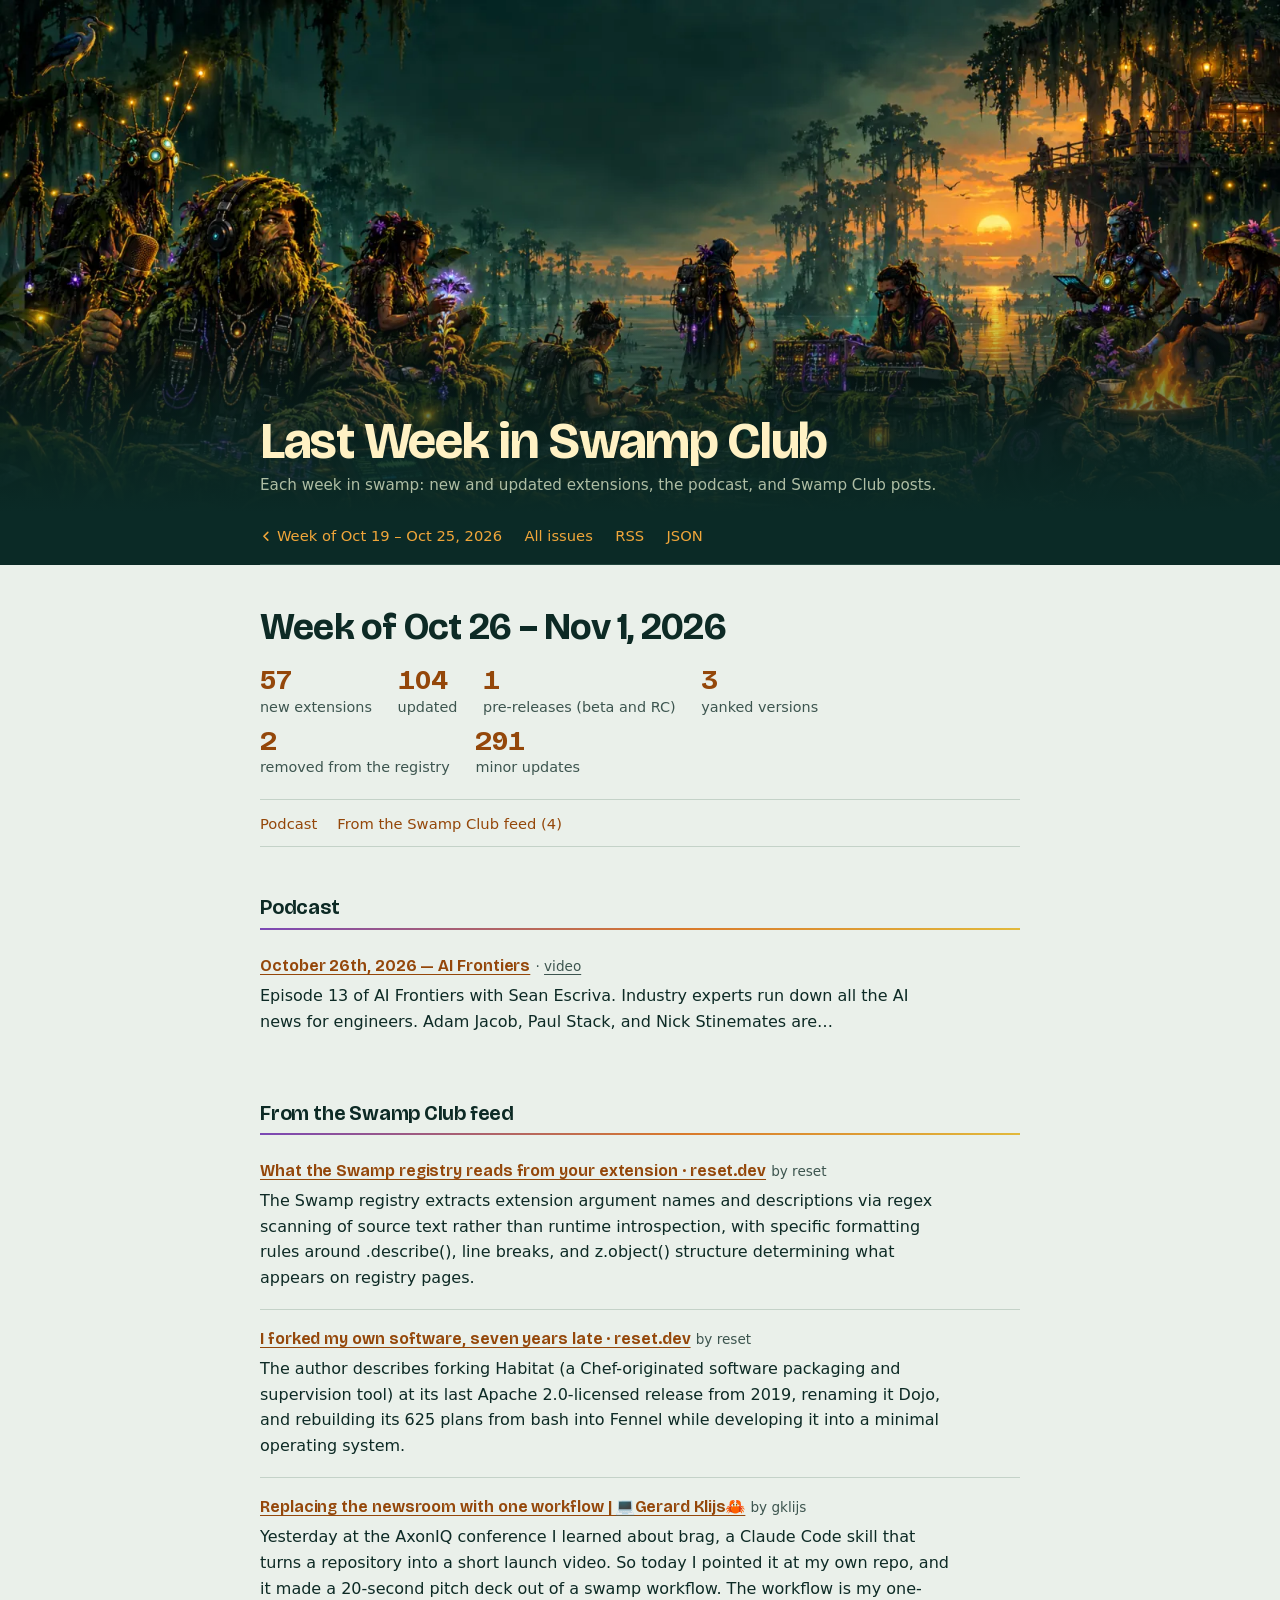
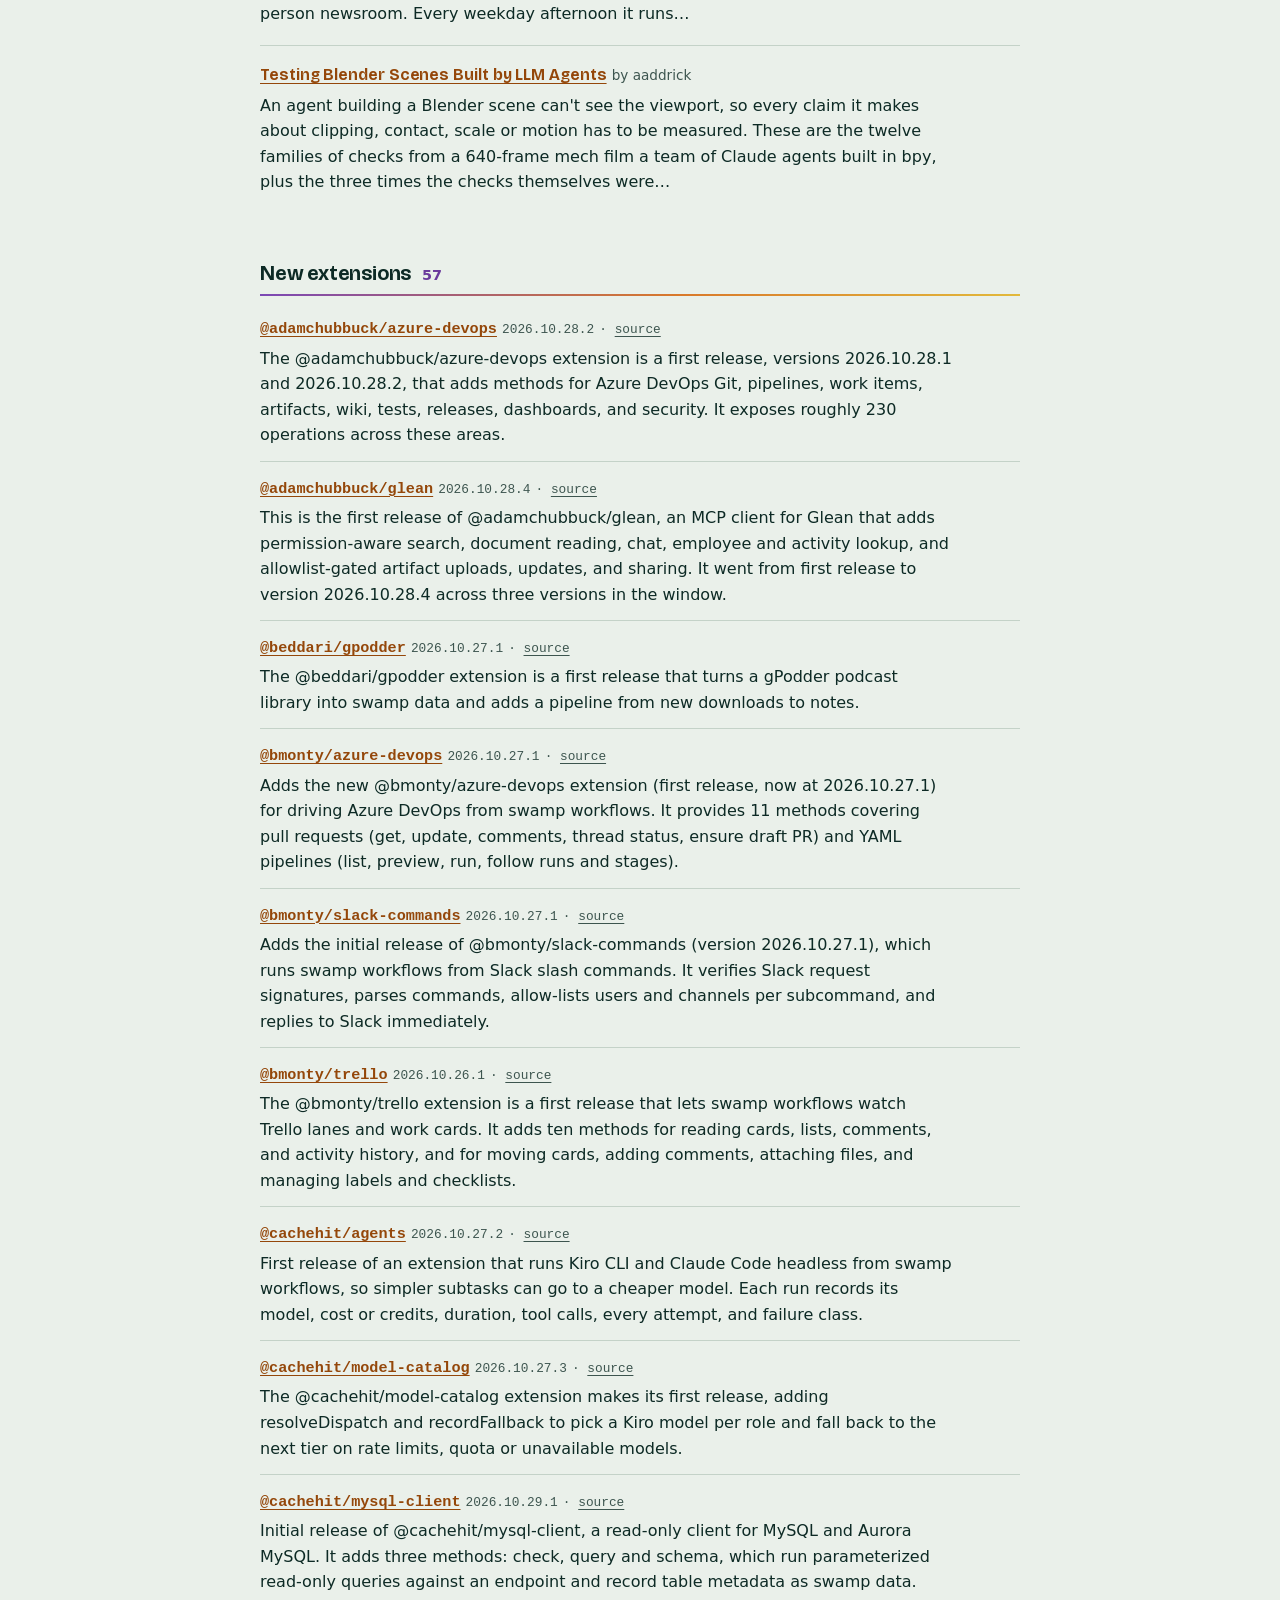
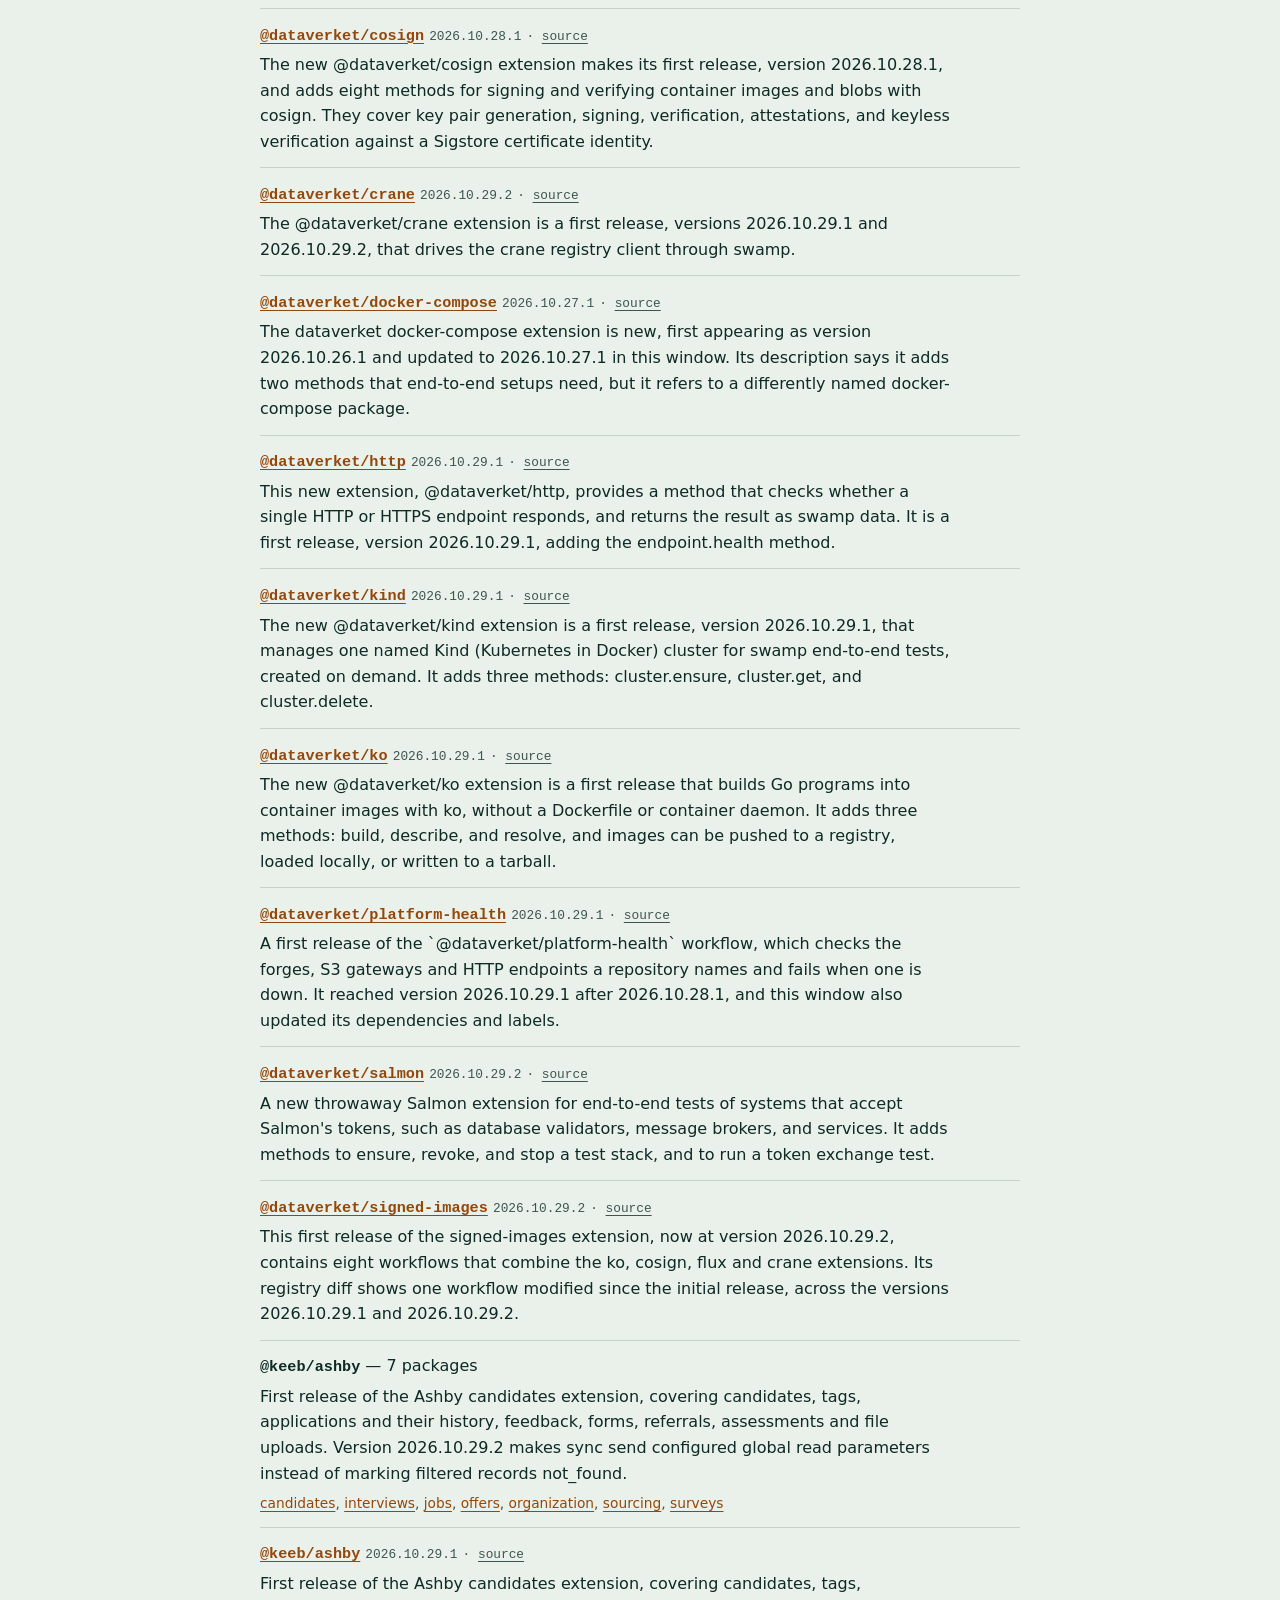
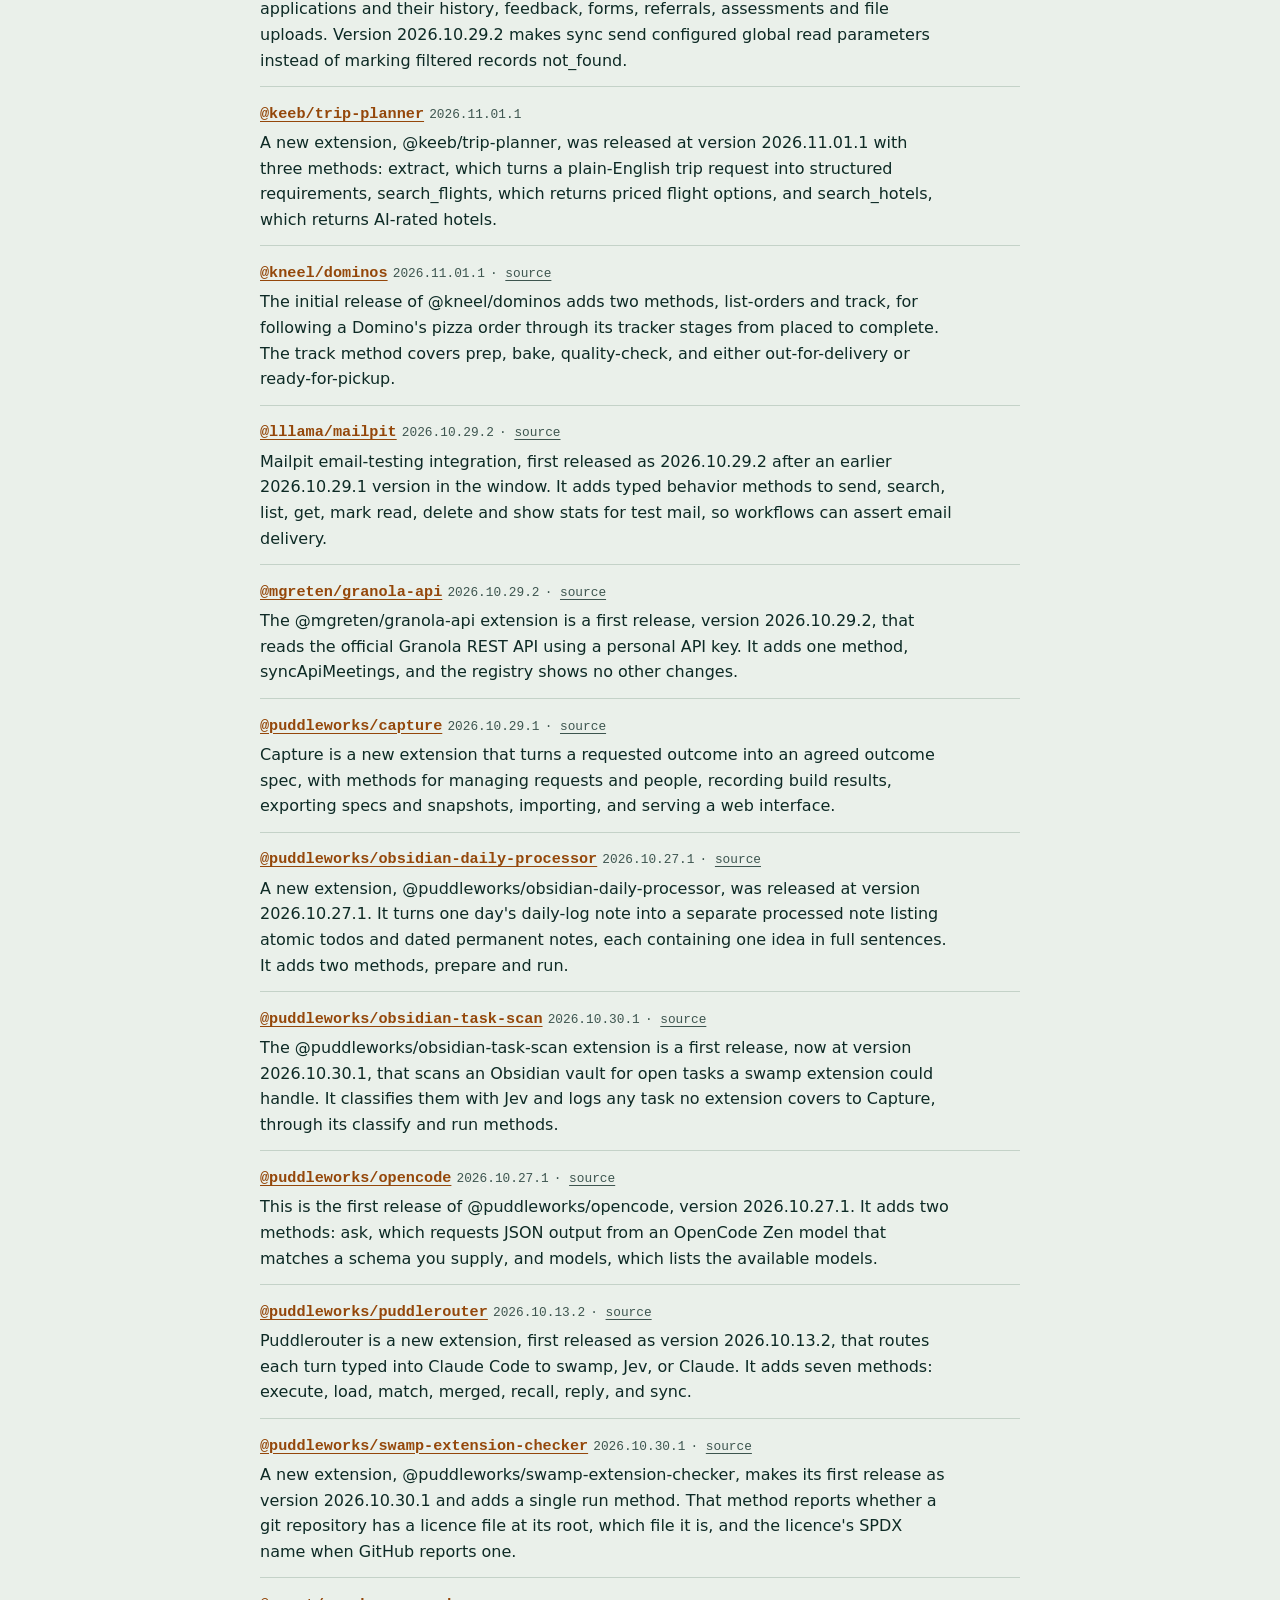
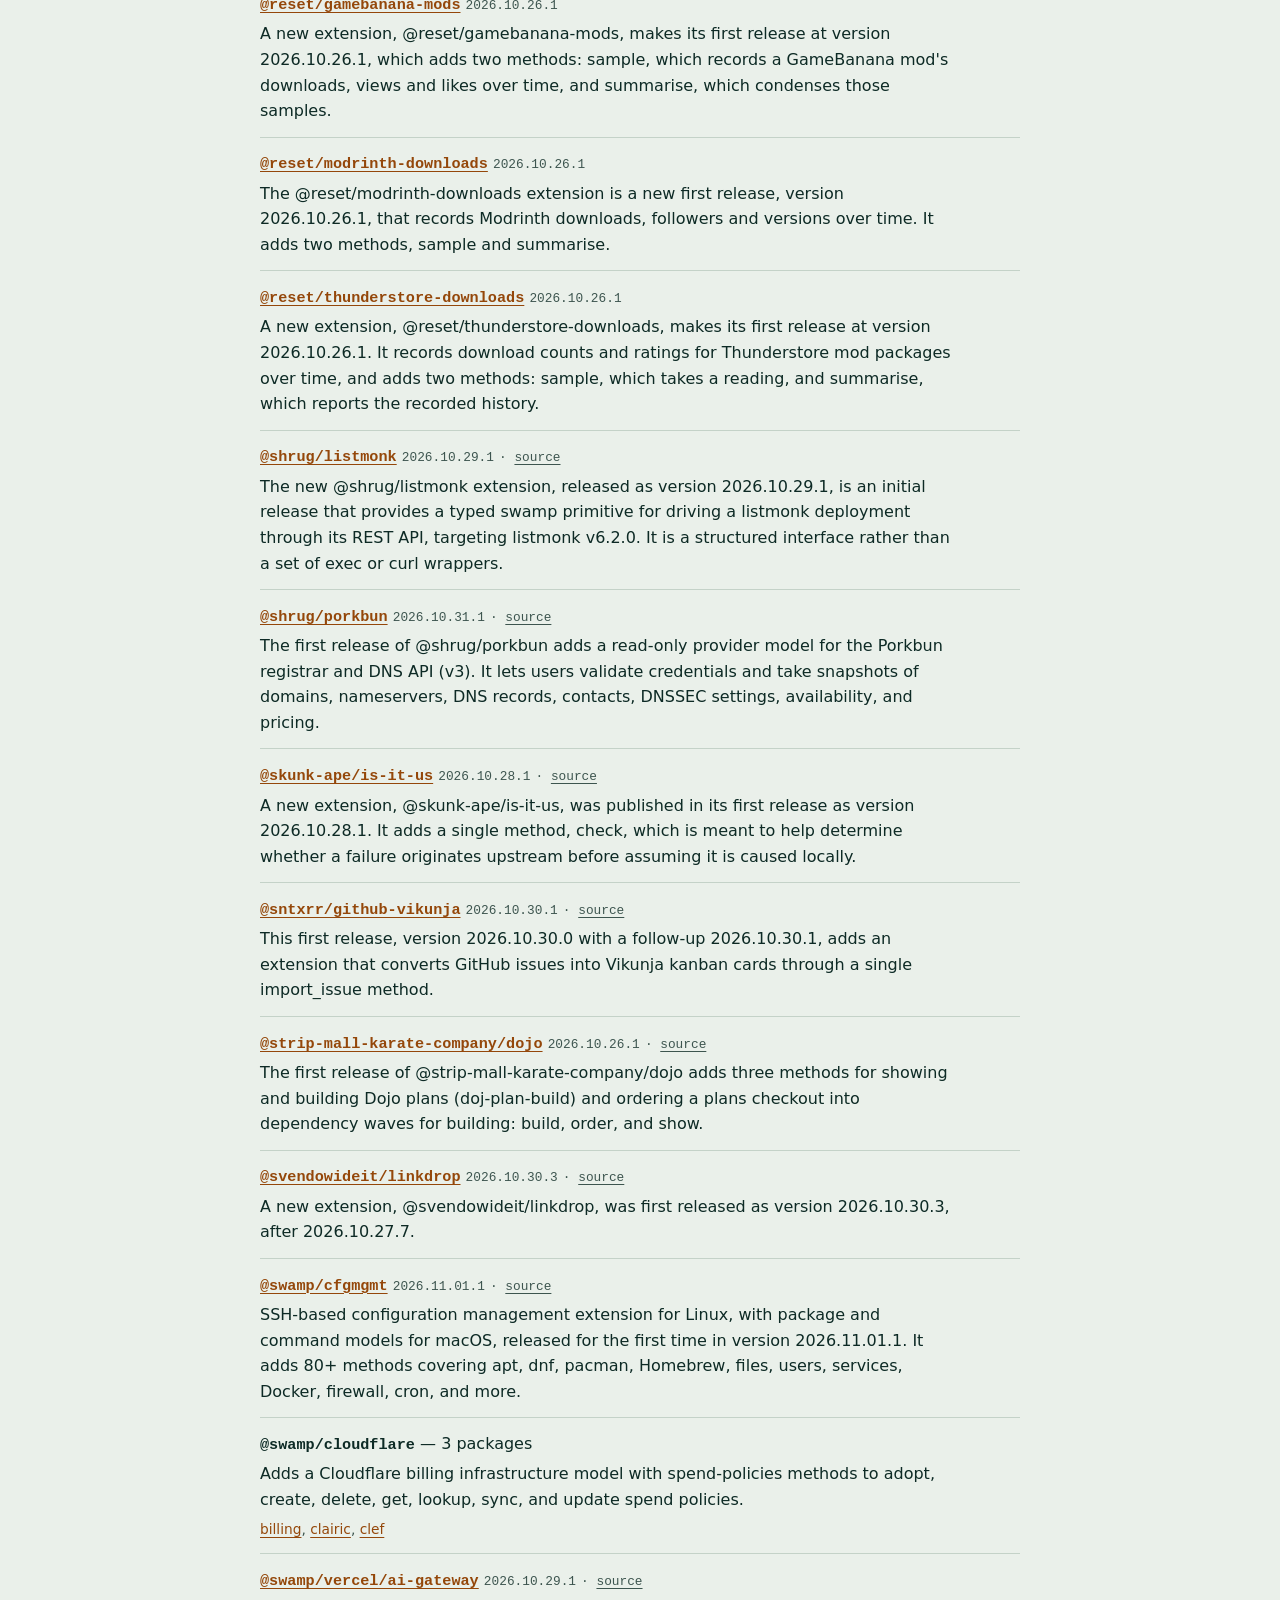
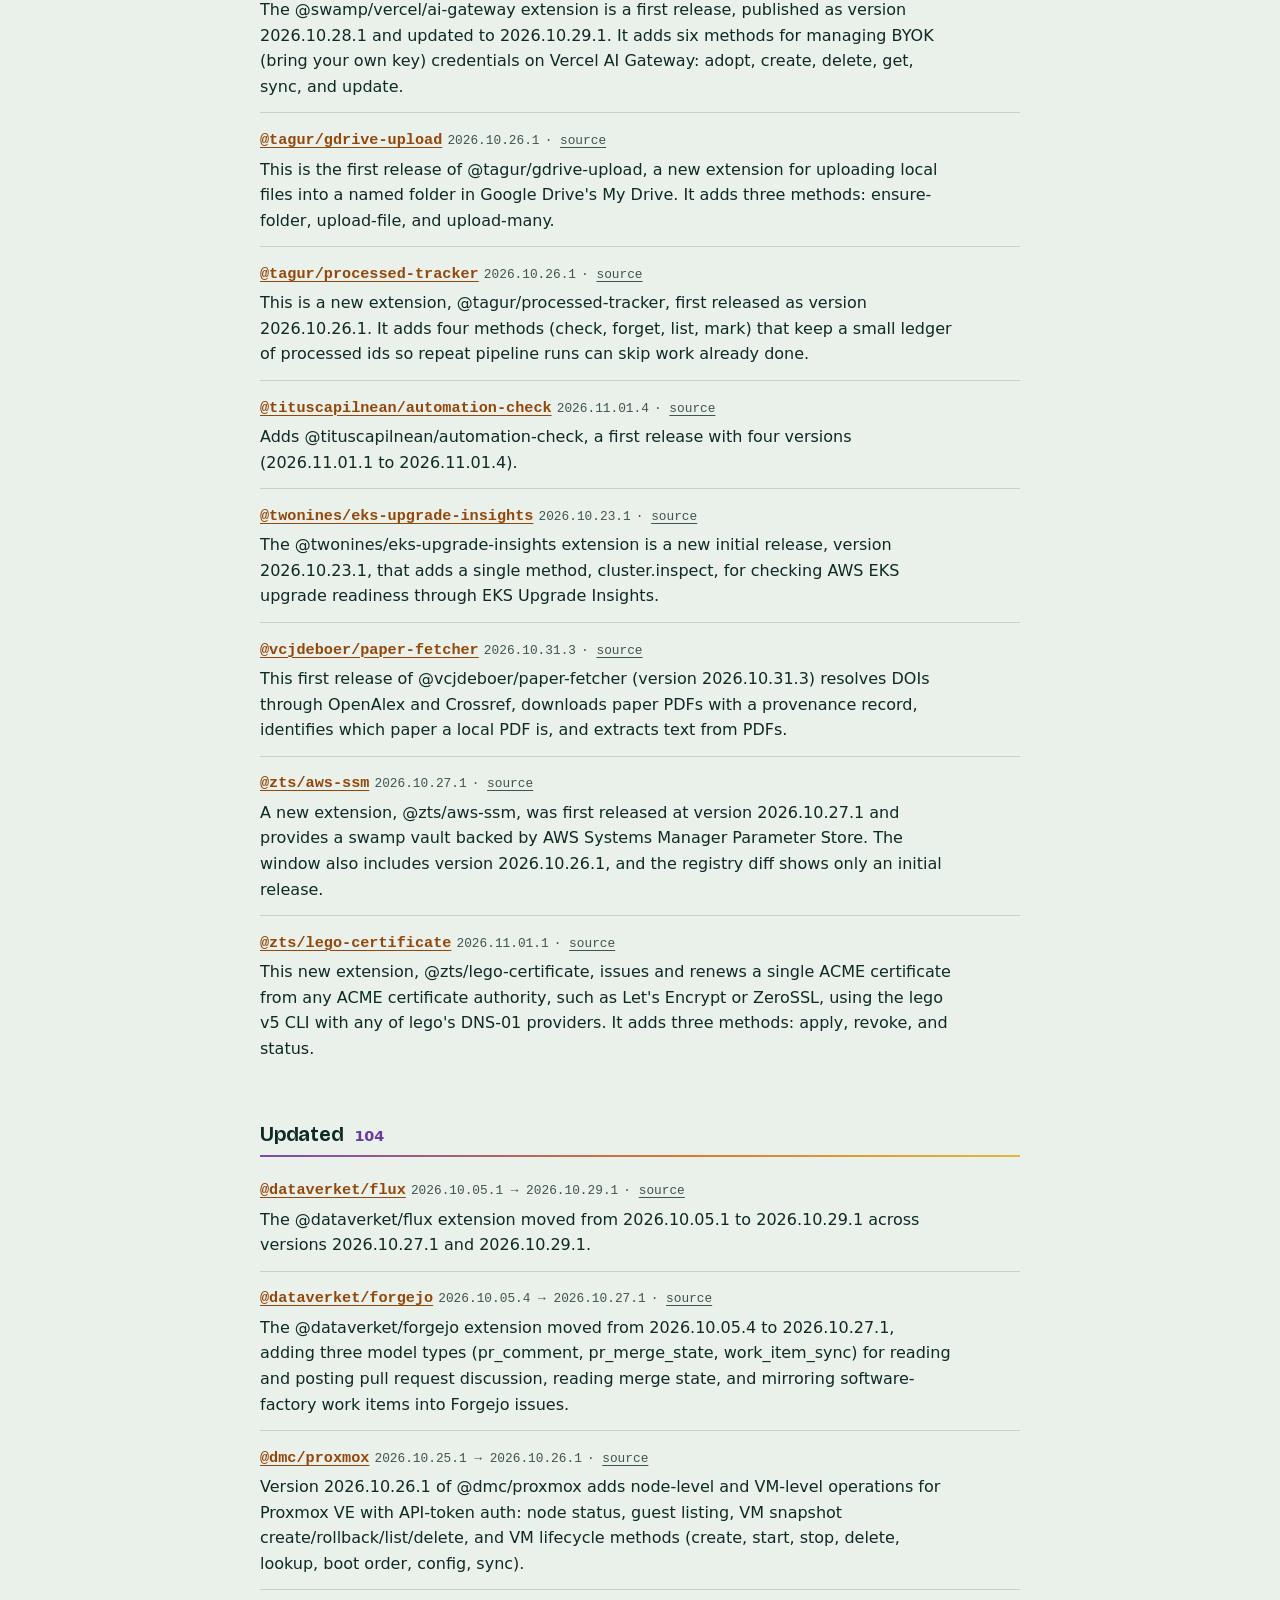
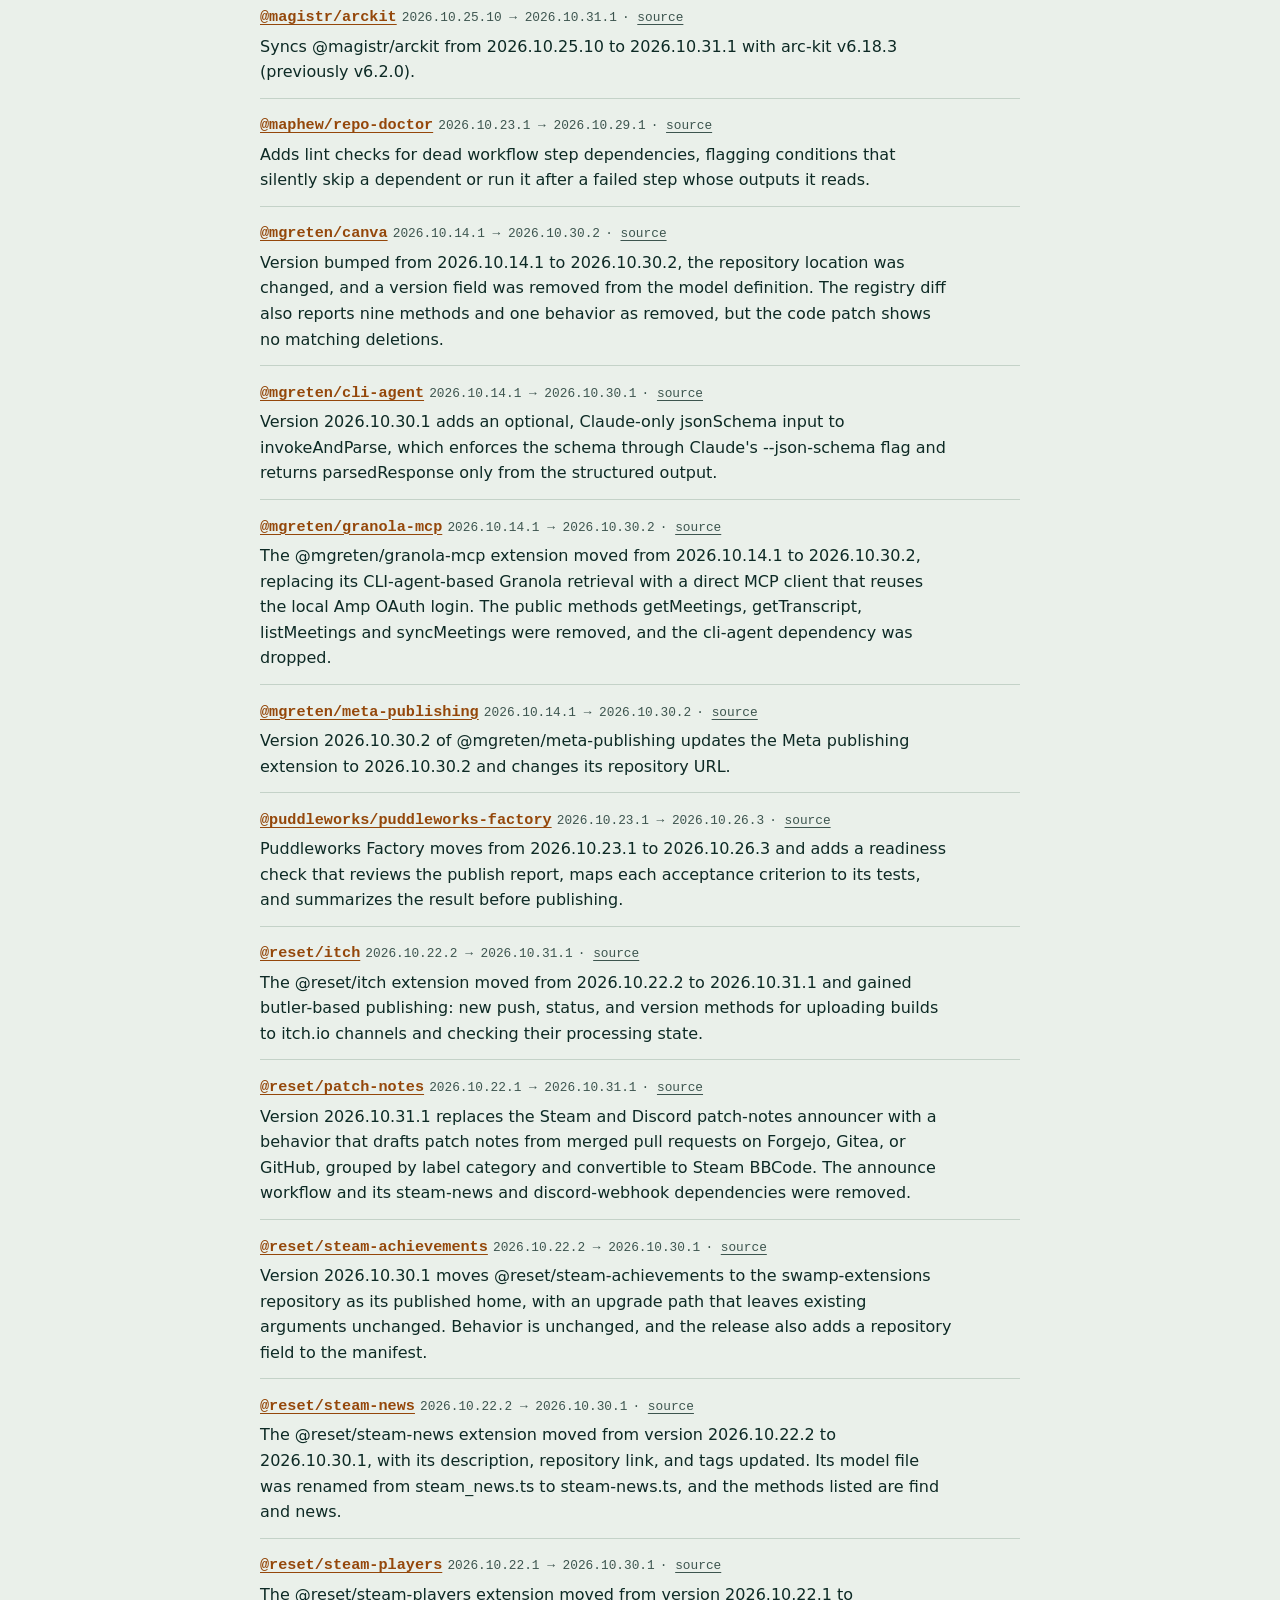
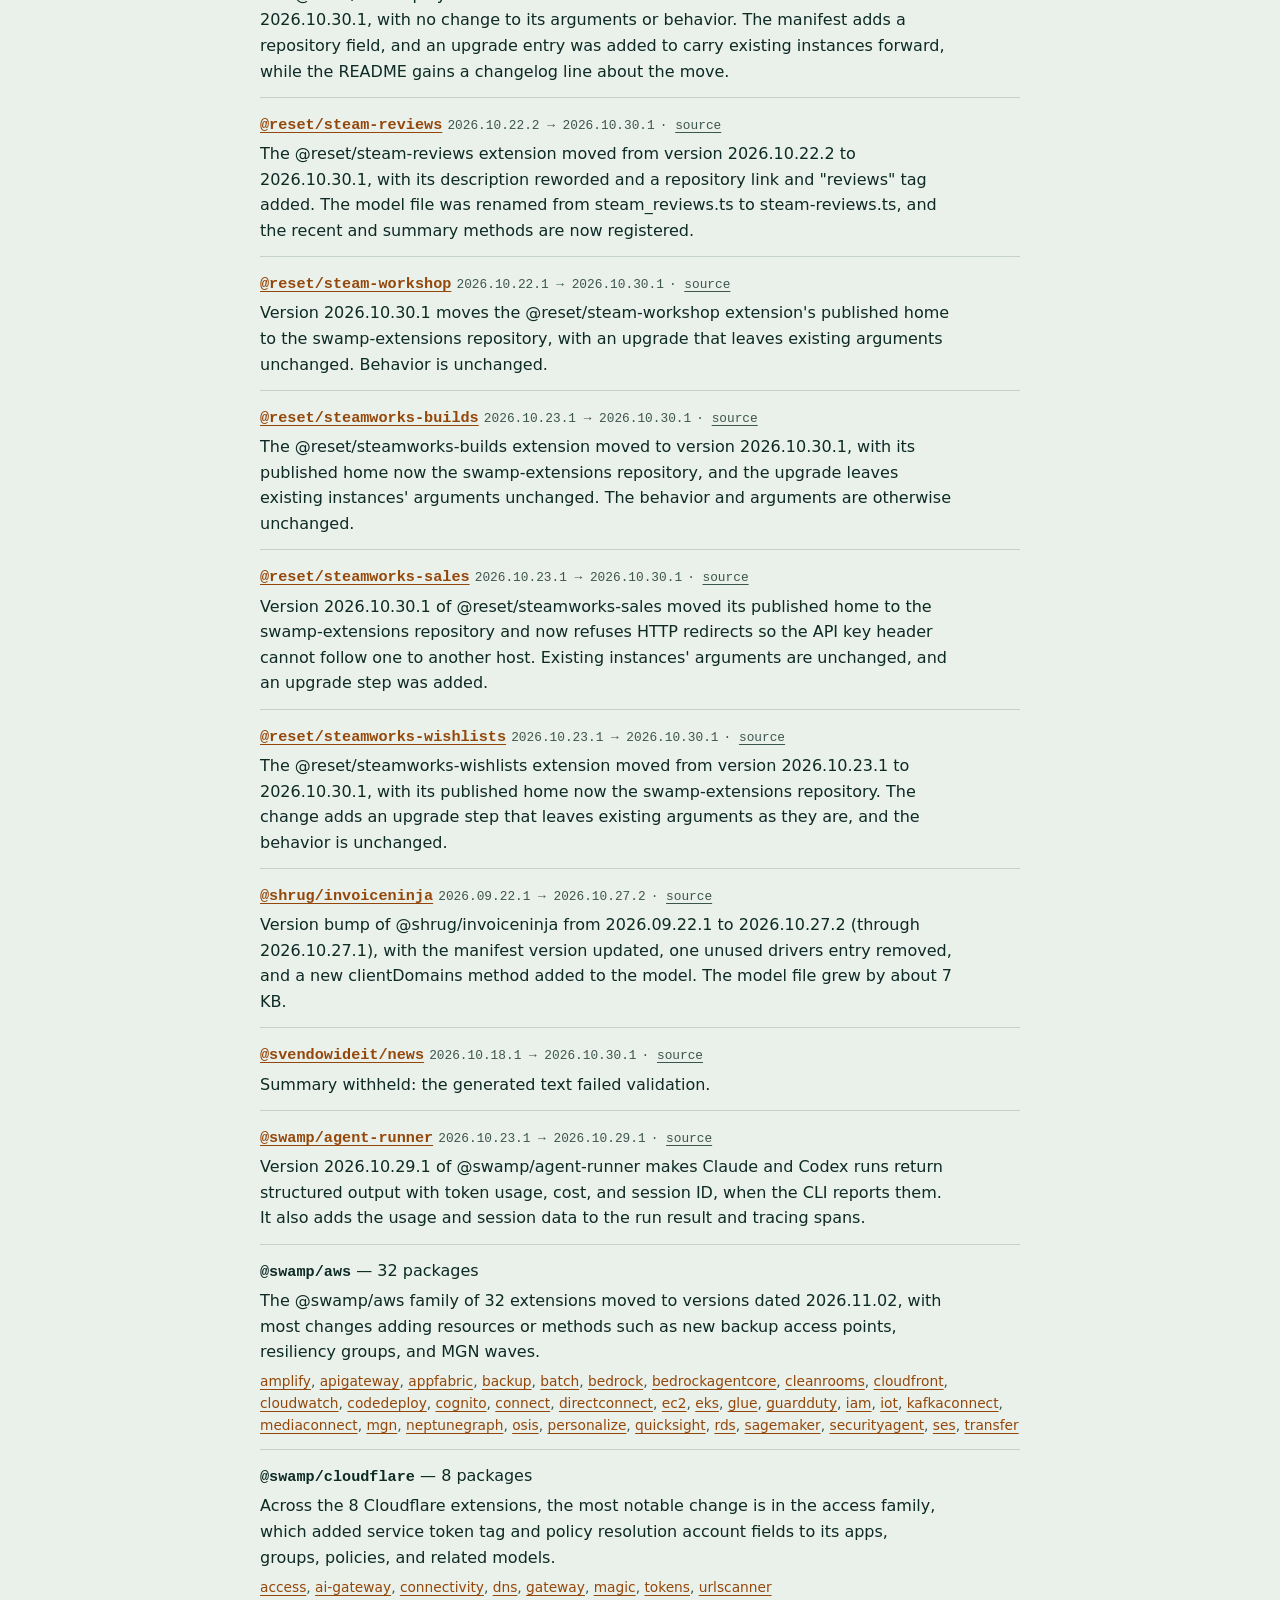
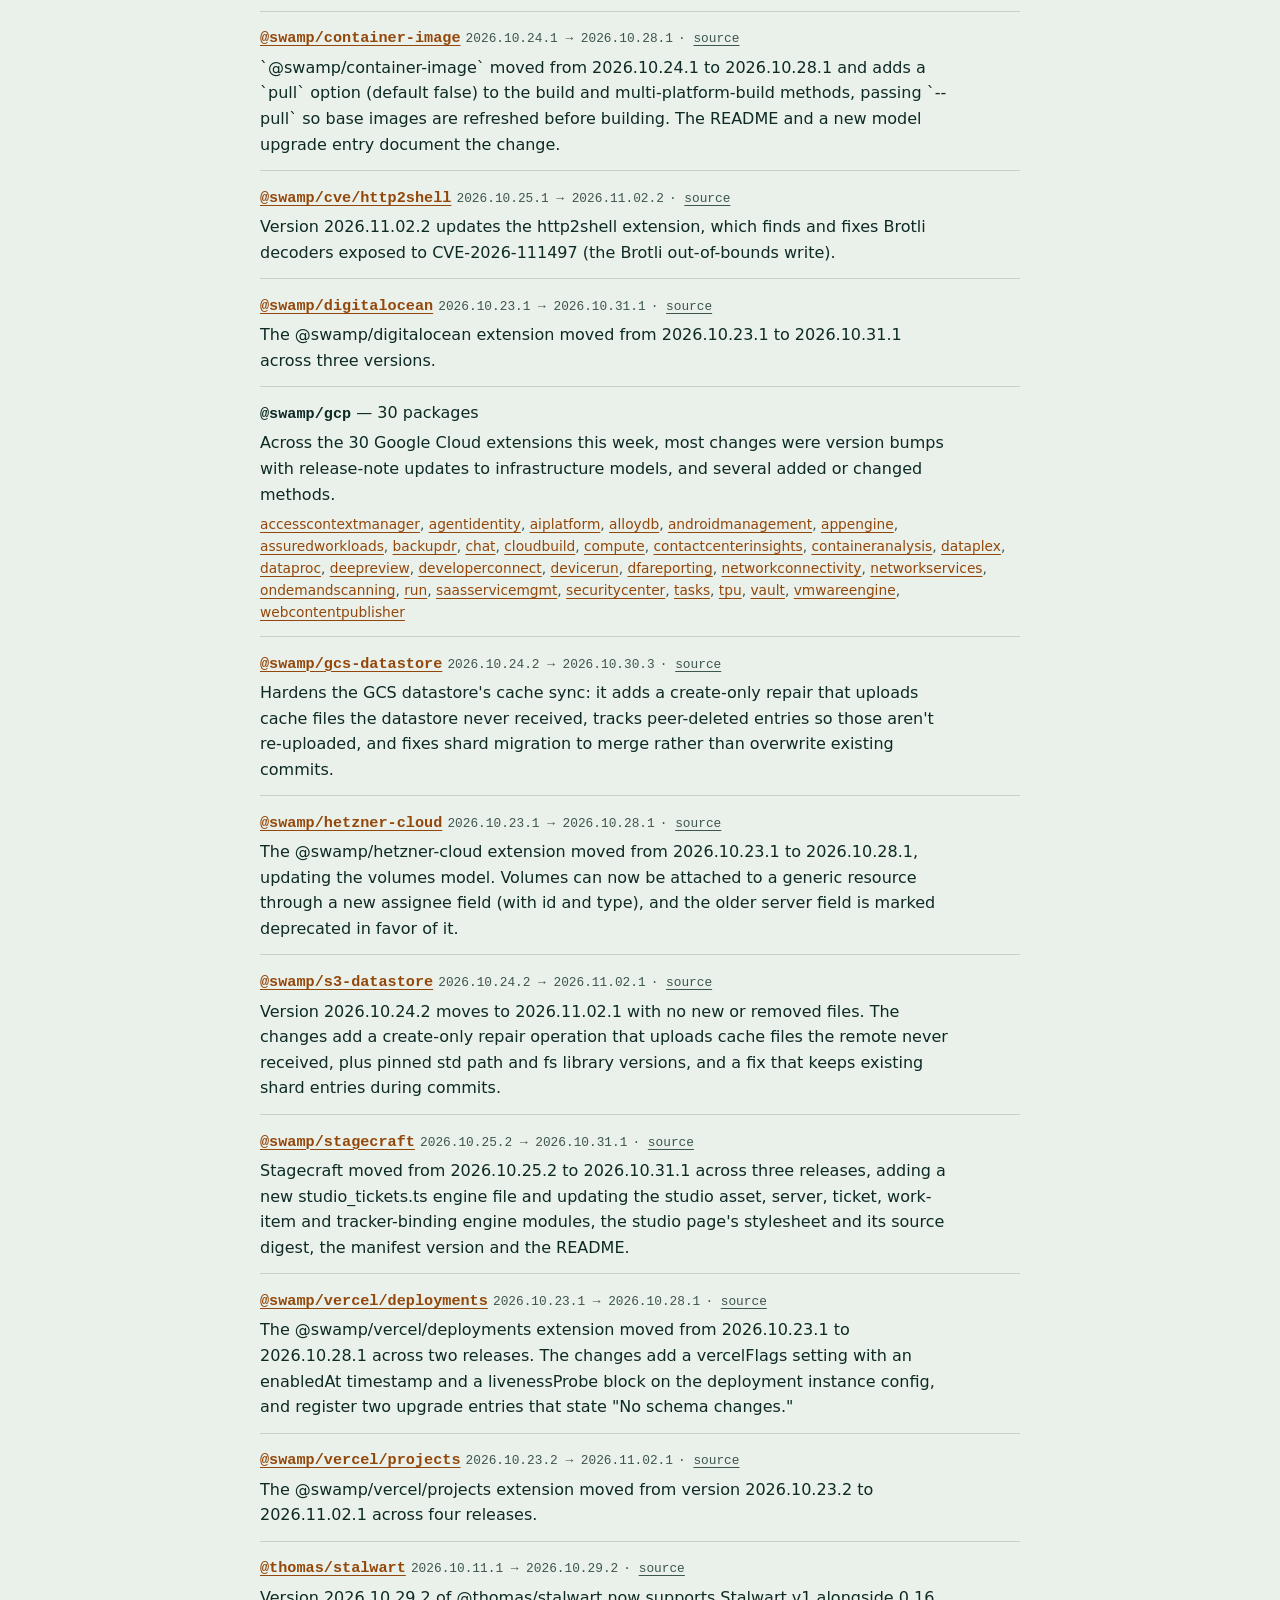
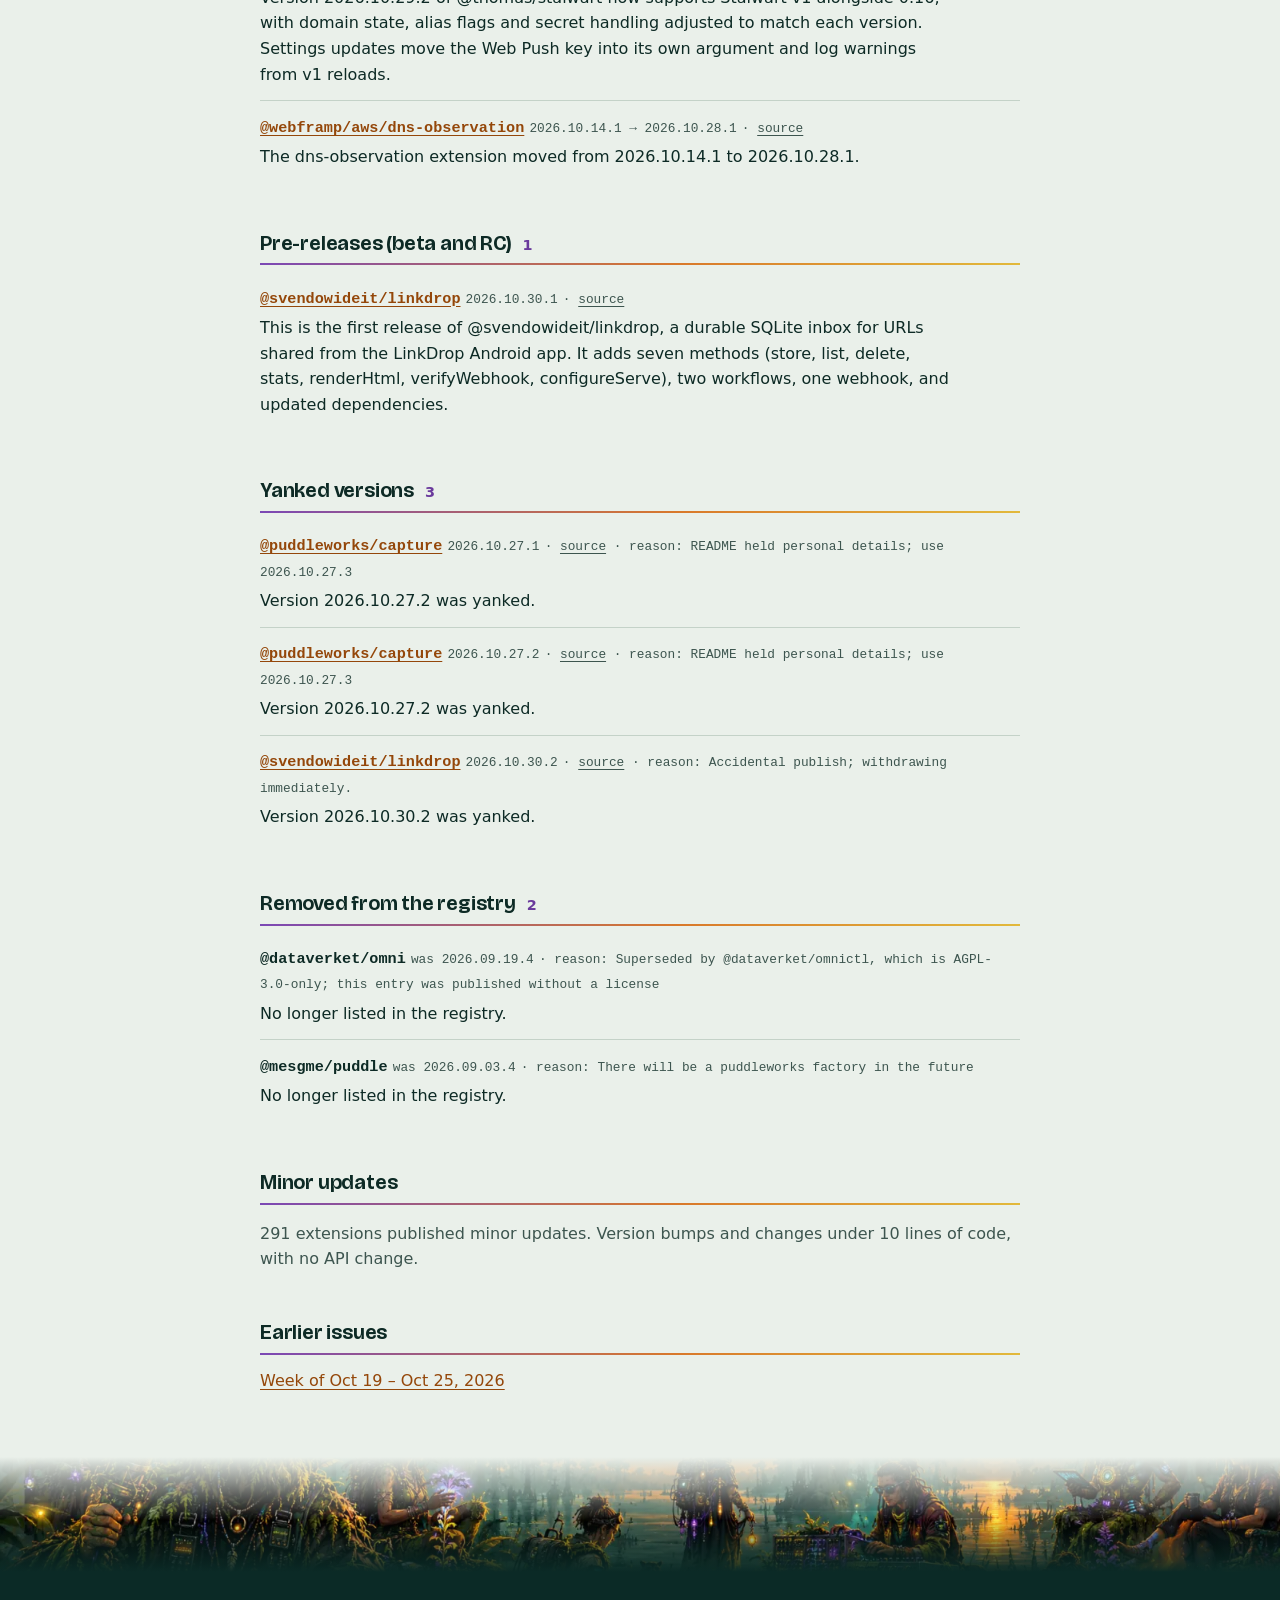
<file: issues/2026-10-26.html>
<!doctype html>
<html lang="en">
<head>
<meta charset="utf-8">
<meta name="viewport" content="width=device-width, initial-scale=1">
<title>Last Week in Swamp Club: Oct 26 – Nov 1, 2026</title>
<meta name="description" content="Swamp extensions, podcast and Swamp Club posts, Oct 26 – Nov 1, 2026">
<meta http-equiv="Content-Security-Policy" content="default-src 'none'; style-src 'self'; img-src 'self'; font-src 'self'">
<meta name="referrer" content="no-referrer">
<link rel="alternate" type="application/rss+xml" title="Last Week in Swamp Club" href="https://lastweekinswamp.club/feed.xml">
<link rel="alternate" type="application/json" href="https://lastweekinswamp.club/issues/2026-10-26.json">
<link rel="prev" href="https://lastweekinswamp.club/issues/2026-10-19.html">
<script type="application/ld+json">{"@context":"https://schema.org","@type":"Article","headline":"Last Week in Swamp Club: week of Oct 26 – Nov 1, 2026","datePublished":"2026-11-02T17:06:24.204Z","url":"https://lastweekinswamp.club/issues/2026-10-26.html","isPartOf":{"@type":"Periodical","name":"Last Week in Swamp Club","url":"https://lastweekinswamp.club"},"about":"Changes in the swamp extension registry","encoding":{"@type":"MediaObject","encodingFormat":"application/json","contentUrl":"https://lastweekinswamp.club/issues/2026-10-26.json"}}</script>
<link rel="stylesheet" href="../site.css">
</head>
<body>
<header class="mast"><figure class="art"><img src="../assets/banner-1600.webp" srcset="../assets/banner-800.webp 800w, ../assets/banner-1600.webp 1600w" sizes="100vw" width="1600" height="640" alt="" decoding="async" fetchpriority="high"><div class="title"><div class="wrap"><p class="site"><a href="../index.html">Last Week in Swamp Club</a></p><p class="tagline">Each week in swamp: new and updated extensions, the podcast, and Swamp Club posts.</p></div></div></figure><div class="wrap"><nav class="bar" aria-label="Site"><a rel="prev" href="./2026-10-19.html"><svg class="arrow" viewBox="0 0 16 16" aria-hidden="true" focusable="false"><path d="M10 3 5 8l5 5" fill="none" stroke="currentColor" stroke-width="2" stroke-linecap="round" stroke-linejoin="round"/></svg>Week of Oct 19 – Oct 25, 2026</a><a href="../index.html#issues">All issues</a><a href="../feed.xml">RSS</a><a href="./2026-10-26.json">JSON</a></nav></div></header>
<main class="wrap">
<h1>Week of Oct 26 – Nov 1, 2026</h1>
<p class="counts"><a href="#new"><b>57</b> <span>new extensions</span></a><a href="#updated"><b>104</b> <span>updated</span></a><a href="#prerelease"><b>1</b> <span>pre-releases (beta and RC)</span></a><a href="#yanked"><b>3</b> <span>yanked versions</span></a><a href="#removed"><b>2</b> <span>removed from the registry</span></a><a href="#minor"><b>291</b> <span>minor updates</span></a></p>
<nav class="toc" aria-label="This week in Swamp Club"><a href="#podcast">Podcast</a><a href="#feed">From the Swamp Club feed (4)</a></nav>
<section class="community" id="podcast"><h2>Podcast</h2><ul><li><a class="name" href="https://swamp-club.com/podcast/2026-10-26">October 26th, 2026 — AI Frontiers</a> <span class="ver">· <a href="https://www.youtube.com/watch?v=572pv3VG4zs" rel="nofollow noopener">video</a></span><p class="sum">Episode 13 of AI Frontiers with Sean Escriva. Industry experts run down all the AI news for engineers. Adam Jacob, Paul Stack, and Nick Stinemates are…</p></li></ul></section>
<section class="community" id="feed"><h2>From the Swamp Club feed</h2><ul><li><a class="name" href="https://swamp-club.com/feed/p/2d6e7a07-784c-44df-ab38-2d46e55cf776">What the Swamp registry reads from your extension · reset.dev</a> <span class="ver">by reset</span><p class="sum">The Swamp registry extracts extension argument names and descriptions via regex scanning of source text rather than runtime introspection, with specific formatting rules around .describe(), line breaks, and z.object() structure determining what appears on registry pages.</p></li>
<li><a class="name" href="https://swamp-club.com/feed/p/5281fd55-57bd-48f9-8271-9309ce8017f6">I forked my own software, seven years late · reset.dev</a> <span class="ver">by reset</span><p class="sum">The author describes forking Habitat (a Chef-originated software packaging and supervision tool) at its last Apache 2.0-licensed release from 2019, renaming it Dojo, and rebuilding its 625 plans from bash into Fennel while developing it into a minimal operating system.</p></li>
<li><a class="name" href="https://swamp-club.com/feed/p/b16a82d3-c672-4d88-85c8-6664757726e7">Replacing the newsroom with one workflow | 💻Gerard Klijs🦀</a> <span class="ver">by gklijs</span><p class="sum">Yesterday at the AxonIQ conference I learned about brag, a Claude Code skill that turns a repository into a short launch video. So today I pointed it at my own repo, and it made a 20-second pitch deck out of a swamp workflow. The workflow is my one-person newsroom. Every weekday afternoon it runs…</p></li>
<li><a class="name" href="https://swamp-club.com/feed/p/8bf3b9da-054e-4d96-9969-f2a9ff976377">Testing Blender Scenes Built by LLM Agents</a> <span class="ver">by aaddrick</span><p class="sum">An agent building a Blender scene can&#39;t see the viewport, so every claim it makes about clipping, contact, scale or motion has to be measured. These are the twelve families of checks from a 640-frame mech film a team of Claude agents built in bpy, plus the three times the checks themselves were…</p></li></ul></section>
<section id="new"><h2>New extensions <small>57</small></h2><ul><li><a class="name" href="https://swamp-club.com/extensions/@adamchubbuck/azure-devops">@adamchubbuck/azure-devops</a> <span class="ver">2026.10.28.2</span> <span class="ver">· <a href="https://github.com/archubbuck/azure-devops" rel="nofollow noopener">source</a></span><p class="sum">The @adamchubbuck/azure-devops extension is a first release, versions 2026.10.28.1 and 2026.10.28.2, that adds methods for Azure DevOps Git, pipelines, work items, artifacts, wiki, tests, releases, dashboards, and security. It exposes roughly 230 operations across these areas.</p></li>
<li><a class="name" href="https://swamp-club.com/extensions/@adamchubbuck/glean">@adamchubbuck/glean</a> <span class="ver">2026.10.28.4</span> <span class="ver">· <a href="https://github.com/archubbuck/swamp-glean" rel="nofollow noopener">source</a></span><p class="sum">This is the first release of @adamchubbuck/glean, an MCP client for Glean that adds permission-aware search, document reading, chat, employee and activity lookup, and allowlist-gated artifact uploads, updates, and sharing. It went from first release to version 2026.10.28.4 across three versions in the window.</p></li>
<li><a class="name" href="https://swamp-club.com/extensions/@beddari/gpodder">@beddari/gpodder</a> <span class="ver">2026.10.27.1</span> <span class="ver">· <a href="https://github.com/beddari/swamp-extensions" rel="nofollow noopener">source</a></span><p class="sum">The @beddari/gpodder extension is a first release that turns a gPodder podcast library into swamp data and adds a pipeline from new downloads to notes.</p></li>
<li><a class="name" href="https://swamp-club.com/extensions/@bmonty/azure-devops">@bmonty/azure-devops</a> <span class="ver">2026.10.27.1</span> <span class="ver">· <a href="https://github.com/bmontgomery/swamp-azure-devops" rel="nofollow noopener">source</a></span><p class="sum">Adds the new @bmonty/azure-devops extension (first release, now at 2026.10.27.1) for driving Azure DevOps from swamp workflows. It provides 11 methods covering pull requests (get, update, comments, thread status, ensure draft PR) and YAML pipelines (list, preview, run, follow runs and stages).</p></li>
<li><a class="name" href="https://swamp-club.com/extensions/@bmonty/slack-commands">@bmonty/slack-commands</a> <span class="ver">2026.10.27.1</span> <span class="ver">· <a href="https://github.com/bmontgomery/swamp-slack-commands" rel="nofollow noopener">source</a></span><p class="sum">Adds the initial release of @bmonty/slack-commands (version 2026.10.27.1), which runs swamp workflows from Slack slash commands. It verifies Slack request signatures, parses commands, allow-lists users and channels per subcommand, and replies to Slack immediately.</p></li>
<li><a class="name" href="https://swamp-club.com/extensions/@bmonty/trello">@bmonty/trello</a> <span class="ver">2026.10.26.1</span> <span class="ver">· <a href="https://github.com/bmontgomery/swamp-trello" rel="nofollow noopener">source</a></span><p class="sum">The @bmonty/trello extension is a first release that lets swamp workflows watch Trello lanes and work cards. It adds ten methods for reading cards, lists, comments, and activity history, and for moving cards, adding comments, attaching files, and managing labels and checklists.</p></li>
<li><a class="name" href="https://swamp-club.com/extensions/@cachehit/agents">@cachehit/agents</a> <span class="ver">2026.10.27.2</span> <span class="ver">· <a href="https://github.com/zWaR/swamp-extensions" rel="nofollow noopener">source</a></span><p class="sum">First release of an extension that runs Kiro CLI and Claude Code headless from swamp workflows, so simpler subtasks can go to a cheaper model. Each run records its model, cost or credits, duration, tool calls, every attempt, and failure class.</p></li>
<li><a class="name" href="https://swamp-club.com/extensions/@cachehit/model-catalog">@cachehit/model-catalog</a> <span class="ver">2026.10.27.3</span> <span class="ver">· <a href="https://github.com/zWaR/swamp-extensions" rel="nofollow noopener">source</a></span><p class="sum">The @cachehit/model-catalog extension makes its first release, adding resolveDispatch and recordFallback to pick a Kiro model per role and fall back to the next tier on rate limits, quota or unavailable models.</p></li>
<li><a class="name" href="https://swamp-club.com/extensions/@cachehit/mysql-client">@cachehit/mysql-client</a> <span class="ver">2026.10.29.1</span> <span class="ver">· <a href="https://github.com/zWaR/swamp-extensions" rel="nofollow noopener">source</a></span><p class="sum">Initial release of @cachehit/mysql-client, a read-only client for MySQL and Aurora MySQL. It adds three methods: check, query and schema, which run parameterized read-only queries against an endpoint and record table metadata as swamp data.</p></li>
<li><a class="name" href="https://swamp-club.com/extensions/@dataverket/cosign">@dataverket/cosign</a> <span class="ver">2026.10.28.1</span> <span class="ver">· <a href="https://github.com/dataverket-org/swamp-extensions" rel="nofollow noopener">source</a></span><p class="sum">The new @dataverket/cosign extension makes its first release, version 2026.10.28.1, and adds eight methods for signing and verifying container images and blobs with cosign. They cover key pair generation, signing, verification, attestations, and keyless verification against a Sigstore certificate identity.</p></li>
<li><a class="name" href="https://swamp-club.com/extensions/@dataverket/crane">@dataverket/crane</a> <span class="ver">2026.10.29.2</span> <span class="ver">· <a href="https://github.com/dataverket-org/swamp-extensions" rel="nofollow noopener">source</a></span><p class="sum">The @dataverket/crane extension is a first release, versions 2026.10.29.1 and 2026.10.29.2, that drives the crane registry client through swamp.</p></li>
<li><a class="name" href="https://swamp-club.com/extensions/@dataverket/docker-compose">@dataverket/docker-compose</a> <span class="ver">2026.10.27.1</span> <span class="ver">· <a href="https://github.com/dataverket-org/swamp-extensions" rel="nofollow noopener">source</a></span><p class="sum">The dataverket docker-compose extension is new, first appearing as version 2026.10.26.1 and updated to 2026.10.27.1 in this window. Its description says it adds two methods that end-to-end setups need, but it refers to a differently named docker-compose package.</p></li>
<li><a class="name" href="https://swamp-club.com/extensions/@dataverket/http">@dataverket/http</a> <span class="ver">2026.10.29.1</span> <span class="ver">· <a href="https://github.com/dataverket-org/swamp-extensions" rel="nofollow noopener">source</a></span><p class="sum">This new extension, @dataverket/http, provides a method that checks whether a single HTTP or HTTPS endpoint responds, and returns the result as swamp data. It is a first release, version 2026.10.29.1, adding the endpoint.health method.</p></li>
<li><a class="name" href="https://swamp-club.com/extensions/@dataverket/kind">@dataverket/kind</a> <span class="ver">2026.10.29.1</span> <span class="ver">· <a href="https://github.com/dataverket-org/swamp-extensions" rel="nofollow noopener">source</a></span><p class="sum">The new @dataverket/kind extension is a first release, version 2026.10.29.1, that manages one named Kind (Kubernetes in Docker) cluster for swamp end-to-end tests, created on demand. It adds three methods: cluster.ensure, cluster.get, and cluster.delete.</p></li>
<li><a class="name" href="https://swamp-club.com/extensions/@dataverket/ko">@dataverket/ko</a> <span class="ver">2026.10.29.1</span> <span class="ver">· <a href="https://github.com/dataverket-org/swamp-extensions" rel="nofollow noopener">source</a></span><p class="sum">The new @dataverket/ko extension is a first release that builds Go programs into container images with ko, without a Dockerfile or container daemon. It adds three methods: build, describe, and resolve, and images can be pushed to a registry, loaded locally, or written to a tarball.</p></li>
<li><a class="name" href="https://swamp-club.com/extensions/@dataverket/platform-health">@dataverket/platform-health</a> <span class="ver">2026.10.29.1</span> <span class="ver">· <a href="https://github.com/dataverket-org/swamp-extensions" rel="nofollow noopener">source</a></span><p class="sum">A first release of the `@dataverket/platform-health` workflow, which checks the forges, S3 gateways and HTTP endpoints a repository names and fails when one is down. It reached version 2026.10.29.1 after 2026.10.28.1, and this window also updated its dependencies and labels.</p></li>
<li><a class="name" href="https://swamp-club.com/extensions/@dataverket/salmon">@dataverket/salmon</a> <span class="ver">2026.10.29.2</span> <span class="ver">· <a href="https://github.com/dataverket-org/swamp-extensions" rel="nofollow noopener">source</a></span><p class="sum">A new throwaway Salmon extension for end-to-end tests of systems that accept Salmon&#39;s tokens, such as database validators, message brokers, and services. It adds methods to ensure, revoke, and stop a test stack, and to run a token exchange test.</p></li>
<li><a class="name" href="https://swamp-club.com/extensions/@dataverket/signed-images">@dataverket/signed-images</a> <span class="ver">2026.10.29.2</span> <span class="ver">· <a href="https://github.com/dataverket-org/swamp-extensions" rel="nofollow noopener">source</a></span><p class="sum">This first release of the signed-images extension, now at version 2026.10.29.2, contains eight workflows that combine the ko, cosign, flux and crane extensions. Its registry diff shows one workflow modified since the initial release, across the versions 2026.10.29.1 and 2026.10.29.2.</p></li>
<li><span class="name">@keeb/ashby</span> — 7 packages<p class="sum">First release of the Ashby candidates extension, covering candidates, tags, applications and their history, feedback, forms, referrals, assessments and file uploads. Version 2026.10.29.2 makes sync send configured global read parameters instead of marking filtered records not_found.</p><p class="members"><a href="https://swamp-club.com/extensions/@keeb/ashby/candidates">candidates</a>, <a href="https://swamp-club.com/extensions/@keeb/ashby/interviews">interviews</a>, <a href="https://swamp-club.com/extensions/@keeb/ashby/jobs">jobs</a>, <a href="https://swamp-club.com/extensions/@keeb/ashby/offers">offers</a>, <a href="https://swamp-club.com/extensions/@keeb/ashby/organization">organization</a>, <a href="https://swamp-club.com/extensions/@keeb/ashby/sourcing">sourcing</a>, <a href="https://swamp-club.com/extensions/@keeb/ashby/surveys">surveys</a></p></li>
<li><a class="name" href="https://swamp-club.com/extensions/@keeb/ashby">@keeb/ashby</a> <span class="ver">2026.10.29.1</span> <span class="ver">· <a href="https://github.com/keeb/swamp-ashby" rel="nofollow noopener">source</a></span><p class="sum">First release of the Ashby candidates extension, covering candidates, tags, applications and their history, feedback, forms, referrals, assessments and file uploads. Version 2026.10.29.2 makes sync send configured global read parameters instead of marking filtered records not_found.</p></li>
<li><a class="name" href="https://swamp-club.com/extensions/@keeb/trip-planner">@keeb/trip-planner</a> <span class="ver">2026.11.01.1</span><p class="sum">A new extension, @keeb/trip-planner, was released at version 2026.11.01.1 with three methods: extract, which turns a plain-English trip request into structured requirements, search_flights, which returns priced flight options, and search_hotels, which returns AI-rated hotels.</p></li>
<li><a class="name" href="https://swamp-club.com/extensions/@kneel/dominos">@kneel/dominos</a> <span class="ver">2026.11.01.1</span> <span class="ver">· <a href="https://github.com/NeilHanlon/swamp-dominos" rel="nofollow noopener">source</a></span><p class="sum">The initial release of @kneel/dominos adds two methods, list-orders and track, for following a Domino&#39;s pizza order through its tracker stages from placed to complete. The track method covers prep, bake, quality-check, and either out-for-delivery or ready-for-pickup.</p></li>
<li><a class="name" href="https://swamp-club.com/extensions/@lllama/mailpit">@lllama/mailpit</a> <span class="ver">2026.10.29.2</span> <span class="ver">· <a href="https://github.com/lllama/swamp-mailpit" rel="nofollow noopener">source</a></span><p class="sum">Mailpit email-testing integration, first released as 2026.10.29.2 after an earlier 2026.10.29.1 version in the window. It adds typed behavior methods to send, search, list, get, mark read, delete and show stats for test mail, so workflows can assert email delivery.</p></li>
<li><a class="name" href="https://swamp-club.com/extensions/@mgreten/granola-api">@mgreten/granola-api</a> <span class="ver">2026.10.29.2</span> <span class="ver">· <a href="https://github.com/meagerfindings/swamp-granola-api" rel="nofollow noopener">source</a></span><p class="sum">The @mgreten/granola-api extension is a first release, version 2026.10.29.2, that reads the official Granola REST API using a personal API key. It adds one method, syncApiMeetings, and the registry shows no other changes.</p></li>
<li><a class="name" href="https://swamp-club.com/extensions/@puddleworks/capture">@puddleworks/capture</a> <span class="ver">2026.10.29.1</span> <span class="ver">· <a href="https://github.com/puddle-works/puddleworks-capture" rel="nofollow noopener">source</a></span><p class="sum">Capture is a new extension that turns a requested outcome into an agreed outcome spec, with methods for managing requests and people, recording build results, exporting specs and snapshots, importing, and serving a web interface.</p></li>
<li><a class="name" href="https://swamp-club.com/extensions/@puddleworks/obsidian-daily-processor">@puddleworks/obsidian-daily-processor</a> <span class="ver">2026.10.27.1</span> <span class="ver">· <a href="https://github.com/puddle-works/obsidian-daily-processor" rel="nofollow noopener">source</a></span><p class="sum">A new extension, @puddleworks/obsidian-daily-processor, was released at version 2026.10.27.1. It turns one day&#39;s daily-log note into a separate processed note listing atomic todos and dated permanent notes, each containing one idea in full sentences. It adds two methods, prepare and run.</p></li>
<li><a class="name" href="https://swamp-club.com/extensions/@puddleworks/obsidian-task-scan">@puddleworks/obsidian-task-scan</a> <span class="ver">2026.10.30.1</span> <span class="ver">· <a href="https://github.com/puddle-works/obsidian-task-scan" rel="nofollow noopener">source</a></span><p class="sum">The @puddleworks/obsidian-task-scan extension is a first release, now at version 2026.10.30.1, that scans an Obsidian vault for open tasks a swamp extension could handle. It classifies them with Jev and logs any task no extension covers to Capture, through its classify and run methods.</p></li>
<li><a class="name" href="https://swamp-club.com/extensions/@puddleworks/opencode">@puddleworks/opencode</a> <span class="ver">2026.10.27.1</span> <span class="ver">· <a href="https://github.com/puddle-works/opencode" rel="nofollow noopener">source</a></span><p class="sum">This is the first release of @puddleworks/opencode, version 2026.10.27.1. It adds two methods: ask, which requests JSON output from an OpenCode Zen model that matches a schema you supply, and models, which lists the available models.</p></li>
<li><a class="name" href="https://swamp-club.com/extensions/@puddleworks/puddlerouter">@puddleworks/puddlerouter</a> <span class="ver">2026.10.13.2</span> <span class="ver">· <a href="https://github.com/puddle-works/puddlerouter" rel="nofollow noopener">source</a></span><p class="sum">Puddlerouter is a new extension, first released as version 2026.10.13.2, that routes each turn typed into Claude Code to swamp, Jev, or Claude. It adds seven methods: execute, load, match, merged, recall, reply, and sync.</p></li>
<li><a class="name" href="https://swamp-club.com/extensions/@puddleworks/swamp-extension-checker">@puddleworks/swamp-extension-checker</a> <span class="ver">2026.10.30.1</span> <span class="ver">· <a href="https://github.com/puddle-works/swamp-extension-checker" rel="nofollow noopener">source</a></span><p class="sum">A new extension, @puddleworks/swamp-extension-checker, makes its first release as version 2026.10.30.1 and adds a single run method. That method reports whether a git repository has a licence file at its root, which file it is, and the licence&#39;s SPDX name when GitHub reports one.</p></li>
<li><a class="name" href="https://swamp-club.com/extensions/@reset/gamebanana-mods">@reset/gamebanana-mods</a> <span class="ver">2026.10.26.1</span><p class="sum">A new extension, @reset/gamebanana-mods, makes its first release at version 2026.10.26.1, which adds two methods: sample, which records a GameBanana mod&#39;s downloads, views and likes over time, and summarise, which condenses those samples.</p></li>
<li><a class="name" href="https://swamp-club.com/extensions/@reset/modrinth-downloads">@reset/modrinth-downloads</a> <span class="ver">2026.10.26.1</span><p class="sum">The @reset/modrinth-downloads extension is a new first release, version 2026.10.26.1, that records Modrinth downloads, followers and versions over time. It adds two methods, sample and summarise.</p></li>
<li><a class="name" href="https://swamp-club.com/extensions/@reset/thunderstore-downloads">@reset/thunderstore-downloads</a> <span class="ver">2026.10.26.1</span><p class="sum">A new extension, @reset/thunderstore-downloads, makes its first release at version 2026.10.26.1. It records download counts and ratings for Thunderstore mod packages over time, and adds two methods: sample, which takes a reading, and summarise, which reports the recorded history.</p></li>
<li><a class="name" href="https://swamp-club.com/extensions/@shrug/listmonk">@shrug/listmonk</a> <span class="ver">2026.10.29.1</span> <span class="ver">· <a href="https://github.com/shrugpw/swamp-listmonk" rel="nofollow noopener">source</a></span><p class="sum">The new @shrug/listmonk extension, released as version 2026.10.29.1, is an initial release that provides a typed swamp primitive for driving a listmonk deployment through its REST API, targeting listmonk v6.2.0. It is a structured interface rather than a set of exec or curl wrappers.</p></li>
<li><a class="name" href="https://swamp-club.com/extensions/@shrug/porkbun">@shrug/porkbun</a> <span class="ver">2026.10.31.1</span> <span class="ver">· <a href="https://github.com/shrugpw/swamp-porkbun" rel="nofollow noopener">source</a></span><p class="sum">The first release of @shrug/porkbun adds a read-only provider model for the Porkbun registrar and DNS API (v3). It lets users validate credentials and take snapshots of domains, nameservers, DNS records, contacts, DNSSEC settings, availability, and pricing.</p></li>
<li><a class="name" href="https://swamp-club.com/extensions/@skunk-ape/is-it-us">@skunk-ape/is-it-us</a> <span class="ver">2026.10.28.1</span> <span class="ver">· <a href="https://github.com/skunk-ape/swamp-extensions" rel="nofollow noopener">source</a></span><p class="sum">A new extension, @skunk-ape/is-it-us, was published in its first release as version 2026.10.28.1. It adds a single method, check, which is meant to help determine whether a failure originates upstream before assuming it is caused locally.</p></li>
<li><a class="name" href="https://swamp-club.com/extensions/@sntxrr/github-vikunja">@sntxrr/github-vikunja</a> <span class="ver">2026.10.30.1</span> <span class="ver">· <a href="https://github.com/sntxrr/swamp-github-vikunja" rel="nofollow noopener">source</a></span><p class="sum">This first release, version 2026.10.30.0 with a follow-up 2026.10.30.1, adds an extension that converts GitHub issues into Vikunja kanban cards through a single import_issue method.</p></li>
<li><a class="name" href="https://swamp-club.com/extensions/@strip-mall-karate-company/dojo">@strip-mall-karate-company/dojo</a> <span class="ver">2026.10.26.1</span> <span class="ver">· <a href="https://github.com/StripMallKarateCompany/dojo-plans" rel="nofollow noopener">source</a></span><p class="sum">The first release of @strip-mall-karate-company/dojo adds three methods for showing and building Dojo plans (doj-plan-build) and ordering a plans checkout into dependency waves for building: build, order, and show.</p></li>
<li><a class="name" href="https://swamp-club.com/extensions/@svendowideit/linkdrop">@svendowideit/linkdrop</a> <span class="ver">2026.10.30.3</span> <span class="ver">· <a href="https://github.com/SvenDowideit/swamp-linkdrop" rel="nofollow noopener">source</a></span><p class="sum">A new extension, @svendowideit/linkdrop, was first released as version 2026.10.30.3, after 2026.10.27.7.</p></li>
<li><a class="name" href="https://swamp-club.com/extensions/@swamp/cfgmgmt">@swamp/cfgmgmt</a> <span class="ver">2026.11.01.1</span> <span class="ver">· <a href="https://github.com/swamp-club/swamp-extensions" rel="nofollow noopener">source</a></span><p class="sum">SSH-based configuration management extension for Linux, with package and command models for macOS, released for the first time in version 2026.11.01.1. It adds 80+ methods covering apt, dnf, pacman, Homebrew, files, users, services, Docker, firewall, cron, and more.</p></li>
<li><span class="name">@swamp/cloudflare</span> — 3 packages<p class="sum">Adds a Cloudflare billing infrastructure model with spend-policies methods to adopt, create, delete, get, lookup, sync, and update spend policies.</p><p class="members"><a href="https://swamp-club.com/extensions/@swamp/cloudflare/billing">billing</a>, <a href="https://swamp-club.com/extensions/@swamp/cloudflare/clairic">clairic</a>, <a href="https://swamp-club.com/extensions/@swamp/cloudflare/clef">clef</a></p></li>
<li><a class="name" href="https://swamp-club.com/extensions/@swamp/vercel/ai-gateway">@swamp/vercel/ai-gateway</a> <span class="ver">2026.10.29.1</span> <span class="ver">· <a href="https://github.com/swamp-club/swamp-extensions" rel="nofollow noopener">source</a></span><p class="sum">The @swamp/vercel/ai-gateway extension is a first release, published as version 2026.10.28.1 and updated to 2026.10.29.1. It adds six methods for managing BYOK (bring your own key) credentials on Vercel AI Gateway: adopt, create, delete, get, sync, and update.</p></li>
<li><a class="name" href="https://swamp-club.com/extensions/@tagur/gdrive-upload">@tagur/gdrive-upload</a> <span class="ver">2026.10.26.1</span> <span class="ver">· <a href="https://github.com/tagur87/swamp-extensions" rel="nofollow noopener">source</a></span><p class="sum">This is the first release of @tagur/gdrive-upload, a new extension for uploading local files into a named folder in Google Drive&#39;s My Drive. It adds three methods: ensure-folder, upload-file, and upload-many.</p></li>
<li><a class="name" href="https://swamp-club.com/extensions/@tagur/processed-tracker">@tagur/processed-tracker</a> <span class="ver">2026.10.26.1</span> <span class="ver">· <a href="https://github.com/tagur87/swamp-extensions" rel="nofollow noopener">source</a></span><p class="sum">This is a new extension, @tagur/processed-tracker, first released as version 2026.10.26.1. It adds four methods (check, forget, list, mark) that keep a small ledger of processed ids so repeat pipeline runs can skip work already done.</p></li>
<li><a class="name" href="https://swamp-club.com/extensions/@tituscapilnean/automation-check">@tituscapilnean/automation-check</a> <span class="ver">2026.11.01.4</span> <span class="ver">· <a href="https://github.com/tituscapilnean/swamp-automation-check" rel="nofollow noopener">source</a></span><p class="sum">Adds @tituscapilnean/automation-check, a first release with four versions (2026.11.01.1 to 2026.11.01.4).</p></li>
<li><a class="name" href="https://swamp-club.com/extensions/@twonines/eks-upgrade-insights">@twonines/eks-upgrade-insights</a> <span class="ver">2026.10.23.1</span> <span class="ver">· <a href="https://github.com/twonines/swamp-extensions" rel="nofollow noopener">source</a></span><p class="sum">The @twonines/eks-upgrade-insights extension is a new initial release, version 2026.10.23.1, that adds a single method, cluster.inspect, for checking AWS EKS upgrade readiness through EKS Upgrade Insights.</p></li>
<li><a class="name" href="https://swamp-club.com/extensions/@vcjdeboer/paper-fetcher">@vcjdeboer/paper-fetcher</a> <span class="ver">2026.10.31.3</span> <span class="ver">· <a href="https://github.com/vcjdeboer/swamp-paper-fetcher" rel="nofollow noopener">source</a></span><p class="sum">This first release of @vcjdeboer/paper-fetcher (version 2026.10.31.3) resolves DOIs through OpenAlex and Crossref, downloads paper PDFs with a provenance record, identifies which paper a local PDF is, and extracts text from PDFs.</p></li>
<li><a class="name" href="https://swamp-club.com/extensions/@zts/aws-ssm">@zts/aws-ssm</a> <span class="ver">2026.10.27.1</span> <span class="ver">· <a href="https://github.com/zts/swamp-extensions" rel="nofollow noopener">source</a></span><p class="sum">A new extension, @zts/aws-ssm, was first released at version 2026.10.27.1 and provides a swamp vault backed by AWS Systems Manager Parameter Store. The window also includes version 2026.10.26.1, and the registry diff shows only an initial release.</p></li>
<li><a class="name" href="https://swamp-club.com/extensions/@zts/lego-certificate">@zts/lego-certificate</a> <span class="ver">2026.11.01.1</span> <span class="ver">· <a href="https://github.com/zts/swamp-extensions" rel="nofollow noopener">source</a></span><p class="sum">This new extension, @zts/lego-certificate, issues and renews a single ACME certificate from any ACME certificate authority, such as Let&#39;s Encrypt or ZeroSSL, using the lego v5 CLI with any of lego&#39;s DNS-01 providers. It adds three methods: apply, revoke, and status.</p></li></ul></section>
<section id="updated"><h2>Updated <small>104</small></h2><ul><li><a class="name" href="https://swamp-club.com/extensions/@dataverket/flux">@dataverket/flux</a> <span class="ver">2026.10.05.1 → 2026.10.29.1</span> <span class="ver">· <a href="https://github.com/dataverket-org/swamp-extensions" rel="nofollow noopener">source</a></span><p class="sum">The @dataverket/flux extension moved from 2026.10.05.1 to 2026.10.29.1 across versions 2026.10.27.1 and 2026.10.29.1.</p></li>
<li><a class="name" href="https://swamp-club.com/extensions/@dataverket/forgejo">@dataverket/forgejo</a> <span class="ver">2026.10.05.4 → 2026.10.27.1</span> <span class="ver">· <a href="https://github.com/dataverket-org/swamp-extensions" rel="nofollow noopener">source</a></span><p class="sum">The @dataverket/forgejo extension moved from 2026.10.05.4 to 2026.10.27.1, adding three model types (pr_comment, pr_merge_state, work_item_sync) for reading and posting pull request discussion, reading merge state, and mirroring software-factory work items into Forgejo issues.</p></li>
<li><a class="name" href="https://swamp-club.com/extensions/@dmc/proxmox">@dmc/proxmox</a> <span class="ver">2026.10.25.1 → 2026.10.26.1</span> <span class="ver">· <a href="https://github.com/danmcclain/swamp-extensions" rel="nofollow noopener">source</a></span><p class="sum">Version 2026.10.26.1 of @dmc/proxmox adds node-level and VM-level operations for Proxmox VE with API-token auth: node status, guest listing, VM snapshot create/rollback/list/delete, and VM lifecycle methods (create, start, stop, delete, lookup, boot order, config, sync).</p></li>
<li><a class="name" href="https://swamp-club.com/extensions/@magistr/arckit">@magistr/arckit</a> <span class="ver">2026.10.25.10 → 2026.10.31.1</span> <span class="ver">· <a href="https://github.com/umag/swamp-workspace" rel="nofollow noopener">source</a></span><p class="sum">Syncs @magistr/arckit from 2026.10.25.10 to 2026.10.31.1 with arc-kit v6.18.3 (previously v6.2.0).</p></li>
<li><a class="name" href="https://swamp-club.com/extensions/@maphew/repo-doctor">@maphew/repo-doctor</a> <span class="ver">2026.10.23.1 → 2026.10.29.1</span> <span class="ver">· <a href="https://github.com/maphew/swamp-extensions.git" rel="nofollow noopener">source</a></span><p class="sum">Adds lint checks for dead workflow step dependencies, flagging conditions that silently skip a dependent or run it after a failed step whose outputs it reads.</p></li>
<li><a class="name" href="https://swamp-club.com/extensions/@mgreten/canva">@mgreten/canva</a> <span class="ver">2026.10.14.1 → 2026.10.30.2</span> <span class="ver">· <a href="https://github.com/meagerfindings/mgreten-swamp-extensions" rel="nofollow noopener">source</a></span><p class="sum">Version bumped from 2026.10.14.1 to 2026.10.30.2, the repository location was changed, and a version field was removed from the model definition. The registry diff also reports nine methods and one behavior as removed, but the code patch shows no matching deletions.</p></li>
<li><a class="name" href="https://swamp-club.com/extensions/@mgreten/cli-agent">@mgreten/cli-agent</a> <span class="ver">2026.10.14.1 → 2026.10.30.1</span> <span class="ver">· <a href="https://github.com/meagerfindings/swamp-cli-agent" rel="nofollow noopener">source</a></span><p class="sum">Version 2026.10.30.1 adds an optional, Claude-only jsonSchema input to invokeAndParse, which enforces the schema through Claude&#39;s --json-schema flag and returns parsedResponse only from the structured output.</p></li>
<li><a class="name" href="https://swamp-club.com/extensions/@mgreten/granola-mcp">@mgreten/granola-mcp</a> <span class="ver">2026.10.14.1 → 2026.10.30.2</span> <span class="ver">· <a href="https://github.com/meagerfindings/mgreten-swamp-extensions" rel="nofollow noopener">source</a></span><p class="sum">The @mgreten/granola-mcp extension moved from 2026.10.14.1 to 2026.10.30.2, replacing its CLI-agent-based Granola retrieval with a direct MCP client that reuses the local Amp OAuth login. The public methods getMeetings, getTranscript, listMeetings and syncMeetings were removed, and the cli-agent dependency was dropped.</p></li>
<li><a class="name" href="https://swamp-club.com/extensions/@mgreten/meta-publishing">@mgreten/meta-publishing</a> <span class="ver">2026.10.14.1 → 2026.10.30.2</span> <span class="ver">· <a href="https://github.com/meagerfindings/mgreten-swamp-extensions" rel="nofollow noopener">source</a></span><p class="sum">Version 2026.10.30.2 of @mgreten/meta-publishing updates the Meta publishing extension to 2026.10.30.2 and changes its repository URL.</p></li>
<li><a class="name" href="https://swamp-club.com/extensions/@puddleworks/puddleworks-factory">@puddleworks/puddleworks-factory</a> <span class="ver">2026.10.23.1 → 2026.10.26.3</span> <span class="ver">· <a href="https://github.com/puddle-works/puddleworks-factory" rel="nofollow noopener">source</a></span><p class="sum">Puddleworks Factory moves from 2026.10.23.1 to 2026.10.26.3 and adds a readiness check that reviews the publish report, maps each acceptance criterion to its tests, and summarizes the result before publishing.</p></li>
<li><a class="name" href="https://swamp-club.com/extensions/@reset/itch">@reset/itch</a> <span class="ver">2026.10.22.2 → 2026.10.31.1</span> <span class="ver">· <a href="https://github.com/reset/swamp-extensions" rel="nofollow noopener">source</a></span><p class="sum">The @reset/itch extension moved from 2026.10.22.2 to 2026.10.31.1 and gained butler-based publishing: new push, status, and version methods for uploading builds to itch.io channels and checking their processing state.</p></li>
<li><a class="name" href="https://swamp-club.com/extensions/@reset/patch-notes">@reset/patch-notes</a> <span class="ver">2026.10.22.1 → 2026.10.31.1</span> <span class="ver">· <a href="https://github.com/reset/swamp-extensions" rel="nofollow noopener">source</a></span><p class="sum">Version 2026.10.31.1 replaces the Steam and Discord patch-notes announcer with a behavior that drafts patch notes from merged pull requests on Forgejo, Gitea, or GitHub, grouped by label category and convertible to Steam BBCode. The announce workflow and its steam-news and discord-webhook dependencies were removed.</p></li>
<li><a class="name" href="https://swamp-club.com/extensions/@reset/steam-achievements">@reset/steam-achievements</a> <span class="ver">2026.10.22.2 → 2026.10.30.1</span> <span class="ver">· <a href="https://github.com/reset/swamp-extensions" rel="nofollow noopener">source</a></span><p class="sum">Version 2026.10.30.1 moves @reset/steam-achievements to the swamp-extensions repository as its published home, with an upgrade path that leaves existing arguments unchanged. Behavior is unchanged, and the release also adds a repository field to the manifest.</p></li>
<li><a class="name" href="https://swamp-club.com/extensions/@reset/steam-news">@reset/steam-news</a> <span class="ver">2026.10.22.2 → 2026.10.30.1</span> <span class="ver">· <a href="https://github.com/reset/swamp-extensions" rel="nofollow noopener">source</a></span><p class="sum">The @reset/steam-news extension moved from version 2026.10.22.2 to 2026.10.30.1, with its description, repository link, and tags updated. Its model file was renamed from steam_news.ts to steam-news.ts, and the methods listed are find and news.</p></li>
<li><a class="name" href="https://swamp-club.com/extensions/@reset/steam-players">@reset/steam-players</a> <span class="ver">2026.10.22.1 → 2026.10.30.1</span> <span class="ver">· <a href="https://github.com/reset/swamp-extensions" rel="nofollow noopener">source</a></span><p class="sum">The @reset/steam-players extension moved from version 2026.10.22.1 to 2026.10.30.1, with no change to its arguments or behavior. The manifest adds a repository field, and an upgrade entry was added to carry existing instances forward, while the README gains a changelog line about the move.</p></li>
<li><a class="name" href="https://swamp-club.com/extensions/@reset/steam-reviews">@reset/steam-reviews</a> <span class="ver">2026.10.22.2 → 2026.10.30.1</span> <span class="ver">· <a href="https://github.com/reset/swamp-extensions" rel="nofollow noopener">source</a></span><p class="sum">The @reset/steam-reviews extension moved from version 2026.10.22.2 to 2026.10.30.1, with its description reworded and a repository link and &quot;reviews&quot; tag added. The model file was renamed from steam_reviews.ts to steam-reviews.ts, and the recent and summary methods are now registered.</p></li>
<li><a class="name" href="https://swamp-club.com/extensions/@reset/steam-workshop">@reset/steam-workshop</a> <span class="ver">2026.10.22.1 → 2026.10.30.1</span> <span class="ver">· <a href="https://github.com/reset/swamp-extensions" rel="nofollow noopener">source</a></span><p class="sum">Version 2026.10.30.1 moves the @reset/steam-workshop extension&#39;s published home to the swamp-extensions repository, with an upgrade that leaves existing arguments unchanged. Behavior is unchanged.</p></li>
<li><a class="name" href="https://swamp-club.com/extensions/@reset/steamworks-builds">@reset/steamworks-builds</a> <span class="ver">2026.10.23.1 → 2026.10.30.1</span> <span class="ver">· <a href="https://github.com/reset/swamp-extensions" rel="nofollow noopener">source</a></span><p class="sum">The @reset/steamworks-builds extension moved to version 2026.10.30.1, with its published home now the swamp-extensions repository, and the upgrade leaves existing instances&#39; arguments unchanged. The behavior and arguments are otherwise unchanged.</p></li>
<li><a class="name" href="https://swamp-club.com/extensions/@reset/steamworks-sales">@reset/steamworks-sales</a> <span class="ver">2026.10.23.1 → 2026.10.30.1</span> <span class="ver">· <a href="https://github.com/reset/swamp-extensions" rel="nofollow noopener">source</a></span><p class="sum">Version 2026.10.30.1 of @reset/steamworks-sales moved its published home to the swamp-extensions repository and now refuses HTTP redirects so the API key header cannot follow one to another host. Existing instances&#39; arguments are unchanged, and an upgrade step was added.</p></li>
<li><a class="name" href="https://swamp-club.com/extensions/@reset/steamworks-wishlists">@reset/steamworks-wishlists</a> <span class="ver">2026.10.23.1 → 2026.10.30.1</span> <span class="ver">· <a href="https://github.com/reset/swamp-extensions" rel="nofollow noopener">source</a></span><p class="sum">The @reset/steamworks-wishlists extension moved from version 2026.10.23.1 to 2026.10.30.1, with its published home now the swamp-extensions repository. The change adds an upgrade step that leaves existing arguments as they are, and the behavior is unchanged.</p></li>
<li><a class="name" href="https://swamp-club.com/extensions/@shrug/invoiceninja">@shrug/invoiceninja</a> <span class="ver">2026.09.22.1 → 2026.10.27.2</span> <span class="ver">· <a href="https://github.com/shrugpw/swamp-invoiceninja" rel="nofollow noopener">source</a></span><p class="sum">Version bump of @shrug/invoiceninja from 2026.09.22.1 to 2026.10.27.2 (through 2026.10.27.1), with the manifest version updated, one unused drivers entry removed, and a new clientDomains method added to the model. The model file grew by about 7 KB.</p></li>
<li><a class="name" href="https://swamp-club.com/extensions/@svendowideit/news">@svendowideit/news</a> <span class="ver">2026.10.18.1 → 2026.10.30.1</span> <span class="ver">· <a href="https://github.com/svendowideit/swamp-extensions" rel="nofollow noopener">source</a></span><p class="sum">Summary withheld: the generated text failed validation.</p></li>
<li><a class="name" href="https://swamp-club.com/extensions/@swamp/agent-runner">@swamp/agent-runner</a> <span class="ver">2026.10.23.1 → 2026.10.29.1</span> <span class="ver">· <a href="https://github.com/swamp-club/swamp-extensions" rel="nofollow noopener">source</a></span><p class="sum">Version 2026.10.29.1 of @swamp/agent-runner makes Claude and Codex runs return structured output with token usage, cost, and session ID, when the CLI reports them. It also adds the usage and session data to the run result and tracing spans.</p></li>
<li><span class="name">@swamp/aws</span> — 32 packages<p class="sum">The @swamp/aws family of 32 extensions moved to versions dated 2026.11.02, with most changes adding resources or methods such as new backup access points, resiliency groups, and MGN waves.</p><p class="members"><a href="https://swamp-club.com/extensions/@swamp/aws/amplify">amplify</a>, <a href="https://swamp-club.com/extensions/@swamp/aws/apigateway">apigateway</a>, <a href="https://swamp-club.com/extensions/@swamp/aws/appfabric">appfabric</a>, <a href="https://swamp-club.com/extensions/@swamp/aws/backup">backup</a>, <a href="https://swamp-club.com/extensions/@swamp/aws/batch">batch</a>, <a href="https://swamp-club.com/extensions/@swamp/aws/bedrock">bedrock</a>, <a href="https://swamp-club.com/extensions/@swamp/aws/bedrockagentcore">bedrockagentcore</a>, <a href="https://swamp-club.com/extensions/@swamp/aws/cleanrooms">cleanrooms</a>, <a href="https://swamp-club.com/extensions/@swamp/aws/cloudfront">cloudfront</a>, <a href="https://swamp-club.com/extensions/@swamp/aws/cloudwatch">cloudwatch</a>, <a href="https://swamp-club.com/extensions/@swamp/aws/codedeploy">codedeploy</a>, <a href="https://swamp-club.com/extensions/@swamp/aws/cognito">cognito</a>, <a href="https://swamp-club.com/extensions/@swamp/aws/connect">connect</a>, <a href="https://swamp-club.com/extensions/@swamp/aws/directconnect">directconnect</a>, <a href="https://swamp-club.com/extensions/@swamp/aws/ec2">ec2</a>, <a href="https://swamp-club.com/extensions/@swamp/aws/eks">eks</a>, <a href="https://swamp-club.com/extensions/@swamp/aws/glue">glue</a>, <a href="https://swamp-club.com/extensions/@swamp/aws/guardduty">guardduty</a>, <a href="https://swamp-club.com/extensions/@swamp/aws/iam">iam</a>, <a href="https://swamp-club.com/extensions/@swamp/aws/iot">iot</a>, <a href="https://swamp-club.com/extensions/@swamp/aws/kafkaconnect">kafkaconnect</a>, <a href="https://swamp-club.com/extensions/@swamp/aws/mediaconnect">mediaconnect</a>, <a href="https://swamp-club.com/extensions/@swamp/aws/mgn">mgn</a>, <a href="https://swamp-club.com/extensions/@swamp/aws/neptunegraph">neptunegraph</a>, <a href="https://swamp-club.com/extensions/@swamp/aws/osis">osis</a>, <a href="https://swamp-club.com/extensions/@swamp/aws/personalize">personalize</a>, <a href="https://swamp-club.com/extensions/@swamp/aws/quicksight">quicksight</a>, <a href="https://swamp-club.com/extensions/@swamp/aws/rds">rds</a>, <a href="https://swamp-club.com/extensions/@swamp/aws/sagemaker">sagemaker</a>, <a href="https://swamp-club.com/extensions/@swamp/aws/securityagent">securityagent</a>, <a href="https://swamp-club.com/extensions/@swamp/aws/ses">ses</a>, <a href="https://swamp-club.com/extensions/@swamp/aws/transfer">transfer</a></p></li>
<li><span class="name">@swamp/cloudflare</span> — 8 packages<p class="sum">Across the 8 Cloudflare extensions, the most notable change is in the access family, which added service token tag and policy resolution account fields to its apps, groups, policies, and related models.</p><p class="members"><a href="https://swamp-club.com/extensions/@swamp/cloudflare/access">access</a>, <a href="https://swamp-club.com/extensions/@swamp/cloudflare/ai-gateway">ai-gateway</a>, <a href="https://swamp-club.com/extensions/@swamp/cloudflare/connectivity">connectivity</a>, <a href="https://swamp-club.com/extensions/@swamp/cloudflare/dns">dns</a>, <a href="https://swamp-club.com/extensions/@swamp/cloudflare/gateway">gateway</a>, <a href="https://swamp-club.com/extensions/@swamp/cloudflare/magic">magic</a>, <a href="https://swamp-club.com/extensions/@swamp/cloudflare/tokens">tokens</a>, <a href="https://swamp-club.com/extensions/@swamp/cloudflare/urlscanner">urlscanner</a></p></li>
<li><a class="name" href="https://swamp-club.com/extensions/@swamp/container-image">@swamp/container-image</a> <span class="ver">2026.10.24.1 → 2026.10.28.1</span> <span class="ver">· <a href="https://github.com/swamp-club/swamp-extensions" rel="nofollow noopener">source</a></span><p class="sum">`@swamp/container-image` moved from 2026.10.24.1 to 2026.10.28.1 and adds a `pull` option (default false) to the build and multi-platform-build methods, passing `--pull` so base images are refreshed before building. The README and a new model upgrade entry document the change.</p></li>
<li><a class="name" href="https://swamp-club.com/extensions/@swamp/cve/http2shell">@swamp/cve/http2shell</a> <span class="ver">2026.10.25.1 → 2026.11.02.2</span> <span class="ver">· <a href="https://github.com/swamp-club/swamp-extensions" rel="nofollow noopener">source</a></span><p class="sum">Version 2026.11.02.2 updates the http2shell extension, which finds and fixes Brotli decoders exposed to CVE-2026-111497 (the Brotli out-of-bounds write).</p></li>
<li><a class="name" href="https://swamp-club.com/extensions/@swamp/digitalocean">@swamp/digitalocean</a> <span class="ver">2026.10.23.1 → 2026.10.31.1</span> <span class="ver">· <a href="https://github.com/swamp-club/swamp-extensions" rel="nofollow noopener">source</a></span><p class="sum">The @swamp/digitalocean extension moved from 2026.10.23.1 to 2026.10.31.1 across three versions.</p></li>
<li><span class="name">@swamp/gcp</span> — 30 packages<p class="sum">Across the 30 Google Cloud extensions this week, most changes were version bumps with release-note updates to infrastructure models, and several added or changed methods.</p><p class="members"><a href="https://swamp-club.com/extensions/@swamp/gcp/accesscontextmanager">accesscontextmanager</a>, <a href="https://swamp-club.com/extensions/@swamp/gcp/agentidentity">agentidentity</a>, <a href="https://swamp-club.com/extensions/@swamp/gcp/aiplatform">aiplatform</a>, <a href="https://swamp-club.com/extensions/@swamp/gcp/alloydb">alloydb</a>, <a href="https://swamp-club.com/extensions/@swamp/gcp/androidmanagement">androidmanagement</a>, <a href="https://swamp-club.com/extensions/@swamp/gcp/appengine">appengine</a>, <a href="https://swamp-club.com/extensions/@swamp/gcp/assuredworkloads">assuredworkloads</a>, <a href="https://swamp-club.com/extensions/@swamp/gcp/backupdr">backupdr</a>, <a href="https://swamp-club.com/extensions/@swamp/gcp/chat">chat</a>, <a href="https://swamp-club.com/extensions/@swamp/gcp/cloudbuild">cloudbuild</a>, <a href="https://swamp-club.com/extensions/@swamp/gcp/compute">compute</a>, <a href="https://swamp-club.com/extensions/@swamp/gcp/contactcenterinsights">contactcenterinsights</a>, <a href="https://swamp-club.com/extensions/@swamp/gcp/containeranalysis">containeranalysis</a>, <a href="https://swamp-club.com/extensions/@swamp/gcp/dataplex">dataplex</a>, <a href="https://swamp-club.com/extensions/@swamp/gcp/dataproc">dataproc</a>, <a href="https://swamp-club.com/extensions/@swamp/gcp/deepreview">deepreview</a>, <a href="https://swamp-club.com/extensions/@swamp/gcp/developerconnect">developerconnect</a>, <a href="https://swamp-club.com/extensions/@swamp/gcp/devicerun">devicerun</a>, <a href="https://swamp-club.com/extensions/@swamp/gcp/dfareporting">dfareporting</a>, <a href="https://swamp-club.com/extensions/@swamp/gcp/networkconnectivity">networkconnectivity</a>, <a href="https://swamp-club.com/extensions/@swamp/gcp/networkservices">networkservices</a>, <a href="https://swamp-club.com/extensions/@swamp/gcp/ondemandscanning">ondemandscanning</a>, <a href="https://swamp-club.com/extensions/@swamp/gcp/run">run</a>, <a href="https://swamp-club.com/extensions/@swamp/gcp/saasservicemgmt">saasservicemgmt</a>, <a href="https://swamp-club.com/extensions/@swamp/gcp/securitycenter">securitycenter</a>, <a href="https://swamp-club.com/extensions/@swamp/gcp/tasks">tasks</a>, <a href="https://swamp-club.com/extensions/@swamp/gcp/tpu">tpu</a>, <a href="https://swamp-club.com/extensions/@swamp/gcp/vault">vault</a>, <a href="https://swamp-club.com/extensions/@swamp/gcp/vmwareengine">vmwareengine</a>, <a href="https://swamp-club.com/extensions/@swamp/gcp/webcontentpublisher">webcontentpublisher</a></p></li>
<li><a class="name" href="https://swamp-club.com/extensions/@swamp/gcs-datastore">@swamp/gcs-datastore</a> <span class="ver">2026.10.24.2 → 2026.10.30.3</span> <span class="ver">· <a href="https://github.com/systeminit/swamp-extensions" rel="nofollow noopener">source</a></span><p class="sum">Hardens the GCS datastore&#39;s cache sync: it adds a create-only repair that uploads cache files the datastore never received, tracks peer-deleted entries so those aren&#39;t re-uploaded, and fixes shard migration to merge rather than overwrite existing commits.</p></li>
<li><a class="name" href="https://swamp-club.com/extensions/@swamp/hetzner-cloud">@swamp/hetzner-cloud</a> <span class="ver">2026.10.23.1 → 2026.10.28.1</span> <span class="ver">· <a href="https://github.com/swamp-club/swamp-extensions" rel="nofollow noopener">source</a></span><p class="sum">The @swamp/hetzner-cloud extension moved from 2026.10.23.1 to 2026.10.28.1, updating the volumes model. Volumes can now be attached to a generic resource through a new assignee field (with id and type), and the older server field is marked deprecated in favor of it.</p></li>
<li><a class="name" href="https://swamp-club.com/extensions/@swamp/s3-datastore">@swamp/s3-datastore</a> <span class="ver">2026.10.24.2 → 2026.11.02.1</span> <span class="ver">· <a href="https://github.com/systeminit/swamp-extensions" rel="nofollow noopener">source</a></span><p class="sum">Version 2026.10.24.2 moves to 2026.11.02.1 with no new or removed files. The changes add a create-only repair operation that uploads cache files the remote never received, plus pinned std path and fs library versions, and a fix that keeps existing shard entries during commits.</p></li>
<li><a class="name" href="https://swamp-club.com/extensions/@swamp/stagecraft">@swamp/stagecraft</a> <span class="ver">2026.10.25.2 → 2026.10.31.1</span> <span class="ver">· <a href="https://github.com/swamp-club/swamp-extensions" rel="nofollow noopener">source</a></span><p class="sum">Stagecraft moved from 2026.10.25.2 to 2026.10.31.1 across three releases, adding a new studio_tickets.ts engine file and updating the studio asset, server, ticket, work-item and tracker-binding engine modules, the studio page&#39;s stylesheet and its source digest, the manifest version and the README.</p></li>
<li><a class="name" href="https://swamp-club.com/extensions/@swamp/vercel/deployments">@swamp/vercel/deployments</a> <span class="ver">2026.10.23.1 → 2026.10.28.1</span> <span class="ver">· <a href="https://github.com/swamp-club/swamp-extensions" rel="nofollow noopener">source</a></span><p class="sum">The @swamp/vercel/deployments extension moved from 2026.10.23.1 to 2026.10.28.1 across two releases. The changes add a vercelFlags setting with an enabledAt timestamp and a livenessProbe block on the deployment instance config, and register two upgrade entries that state &quot;No schema changes.&quot;</p></li>
<li><a class="name" href="https://swamp-club.com/extensions/@swamp/vercel/projects">@swamp/vercel/projects</a> <span class="ver">2026.10.23.2 → 2026.11.02.1</span> <span class="ver">· <a href="https://github.com/swamp-club/swamp-extensions" rel="nofollow noopener">source</a></span><p class="sum">The @swamp/vercel/projects extension moved from version 2026.10.23.2 to 2026.11.02.1 across four releases.</p></li>
<li><a class="name" href="https://swamp-club.com/extensions/@thomas/stalwart">@thomas/stalwart</a> <span class="ver">2026.10.11.1 → 2026.10.29.2</span> <span class="ver">· <a href="https://github.com/thomas-elliott/swamp-extensions" rel="nofollow noopener">source</a></span><p class="sum">Version 2026.10.29.2 of @thomas/stalwart now supports Stalwart v1 alongside 0.16, with domain state, alias flags and secret handling adjusted to match each version. Settings updates move the Web Push key into its own argument and log warnings from v1 reloads.</p></li>
<li><a class="name" href="https://swamp-club.com/extensions/@webframp/aws/dns-observation">@webframp/aws/dns-observation</a> <span class="ver">2026.10.14.1 → 2026.10.28.1</span> <span class="ver">· <a href="https://github.com/webframp/swamp-extensions" rel="nofollow noopener">source</a></span><p class="sum">The dns-observation extension moved from 2026.10.14.1 to 2026.10.28.1.</p></li></ul></section>
<section id="prerelease"><h2>Pre-releases (beta and RC) <small>1</small></h2><ul><li><a class="name" href="https://swamp-club.com/extensions/@svendowideit/linkdrop">@svendowideit/linkdrop</a> <span class="ver">2026.10.30.1</span> <span class="ver">· <a href="https://github.com/SvenDowideit/swamp-linkdrop" rel="nofollow noopener">source</a></span><p class="sum">This is the first release of @svendowideit/linkdrop, a durable SQLite inbox for URLs shared from the LinkDrop Android app. It adds seven methods (store, list, delete, stats, renderHtml, verifyWebhook, configureServe), two workflows, one webhook, and updated dependencies.</p></li></ul></section>
<section id="yanked"><h2>Yanked versions <small>3</small></h2><ul><li><a class="name" href="https://swamp-club.com/extensions/@puddleworks/capture">@puddleworks/capture</a> <span class="ver">2026.10.27.1</span> <span class="ver">· <a href="https://github.com/puddle-works/puddleworks-capture" rel="nofollow noopener">source</a> · reason: README held personal details; use 2026.10.27.3</span><p class="sum">Version 2026.10.27.2 was yanked.</p></li>
<li><a class="name" href="https://swamp-club.com/extensions/@puddleworks/capture">@puddleworks/capture</a> <span class="ver">2026.10.27.2</span> <span class="ver">· <a href="https://github.com/puddle-works/puddleworks-capture" rel="nofollow noopener">source</a> · reason: README held personal details; use 2026.10.27.3</span><p class="sum">Version 2026.10.27.2 was yanked.</p></li>
<li><a class="name" href="https://swamp-club.com/extensions/@svendowideit/linkdrop">@svendowideit/linkdrop</a> <span class="ver">2026.10.30.2</span> <span class="ver">· <a href="https://github.com/SvenDowideit/swamp-linkdrop" rel="nofollow noopener">source</a> · reason: Accidental publish; withdrawing immediately.</span><p class="sum">Version 2026.10.30.2 was yanked.</p></li></ul></section>
<section id="removed"><h2>Removed from the registry <small>2</small></h2><ul><li><span class="name">@dataverket/omni</span> <span class="ver">was 2026.09.19.4</span> <span class="ver">· reason: Superseded by @dataverket/omnictl, which is AGPL-3.0-only; this entry was published without a license</span><p class="sum">No longer listed in the registry.</p></li>
<li><span class="name">@mesgme/puddle</span> <span class="ver">was 2026.09.03.4</span> <span class="ver">· reason: There will be a puddleworks factory in the future</span><p class="sum">No longer listed in the registry.</p></li></ul></section>
<section id="minor"><h2>Minor updates</h2><p class="empty">291 extensions published minor updates. Version bumps and changes under 10 lines of code, with no API change.</p></section>
<section class="earlier"><h2>Earlier issues</h2><ul><li><a href="./2026-10-19.html">Week of Oct 19 – Oct 25, 2026</a></li></ul></section>
</main>
<footer><div class="shore" aria-hidden="true"><img src="../assets/banner-800.webp" srcset="../assets/banner-800.webp 800w, ../assets/banner-1600.webp 1600w" sizes="100vw" alt="" decoding="async" loading="lazy"></div><div class="wrap"><nav class="bar" aria-label="Site, again"><a rel="prev" href="./2026-10-19.html"><svg class="arrow" viewBox="0 0 16 16" aria-hidden="true" focusable="false"><path d="M10 3 5 8l5 5" fill="none" stroke="currentColor" stroke-width="2" stroke-linecap="round" stroke-linejoin="round"/></svg>Week of Oct 19 – Oct 25, 2026</a><a href="../index.html#issues">All issues</a><a href="../feed.xml">RSS</a><a href="./2026-10-26.json">JSON</a></nav><p>Generated automatically from public swamp registry data. Summaries are machine-written descriptions of each change, not reviews, and can be wrong; the registry and the extension&#39;s source are authoritative. Authors can leave the digest by adding the <code>no-digest</code> label to their extension.</p></div></footer>
</body>
</html>
</file>
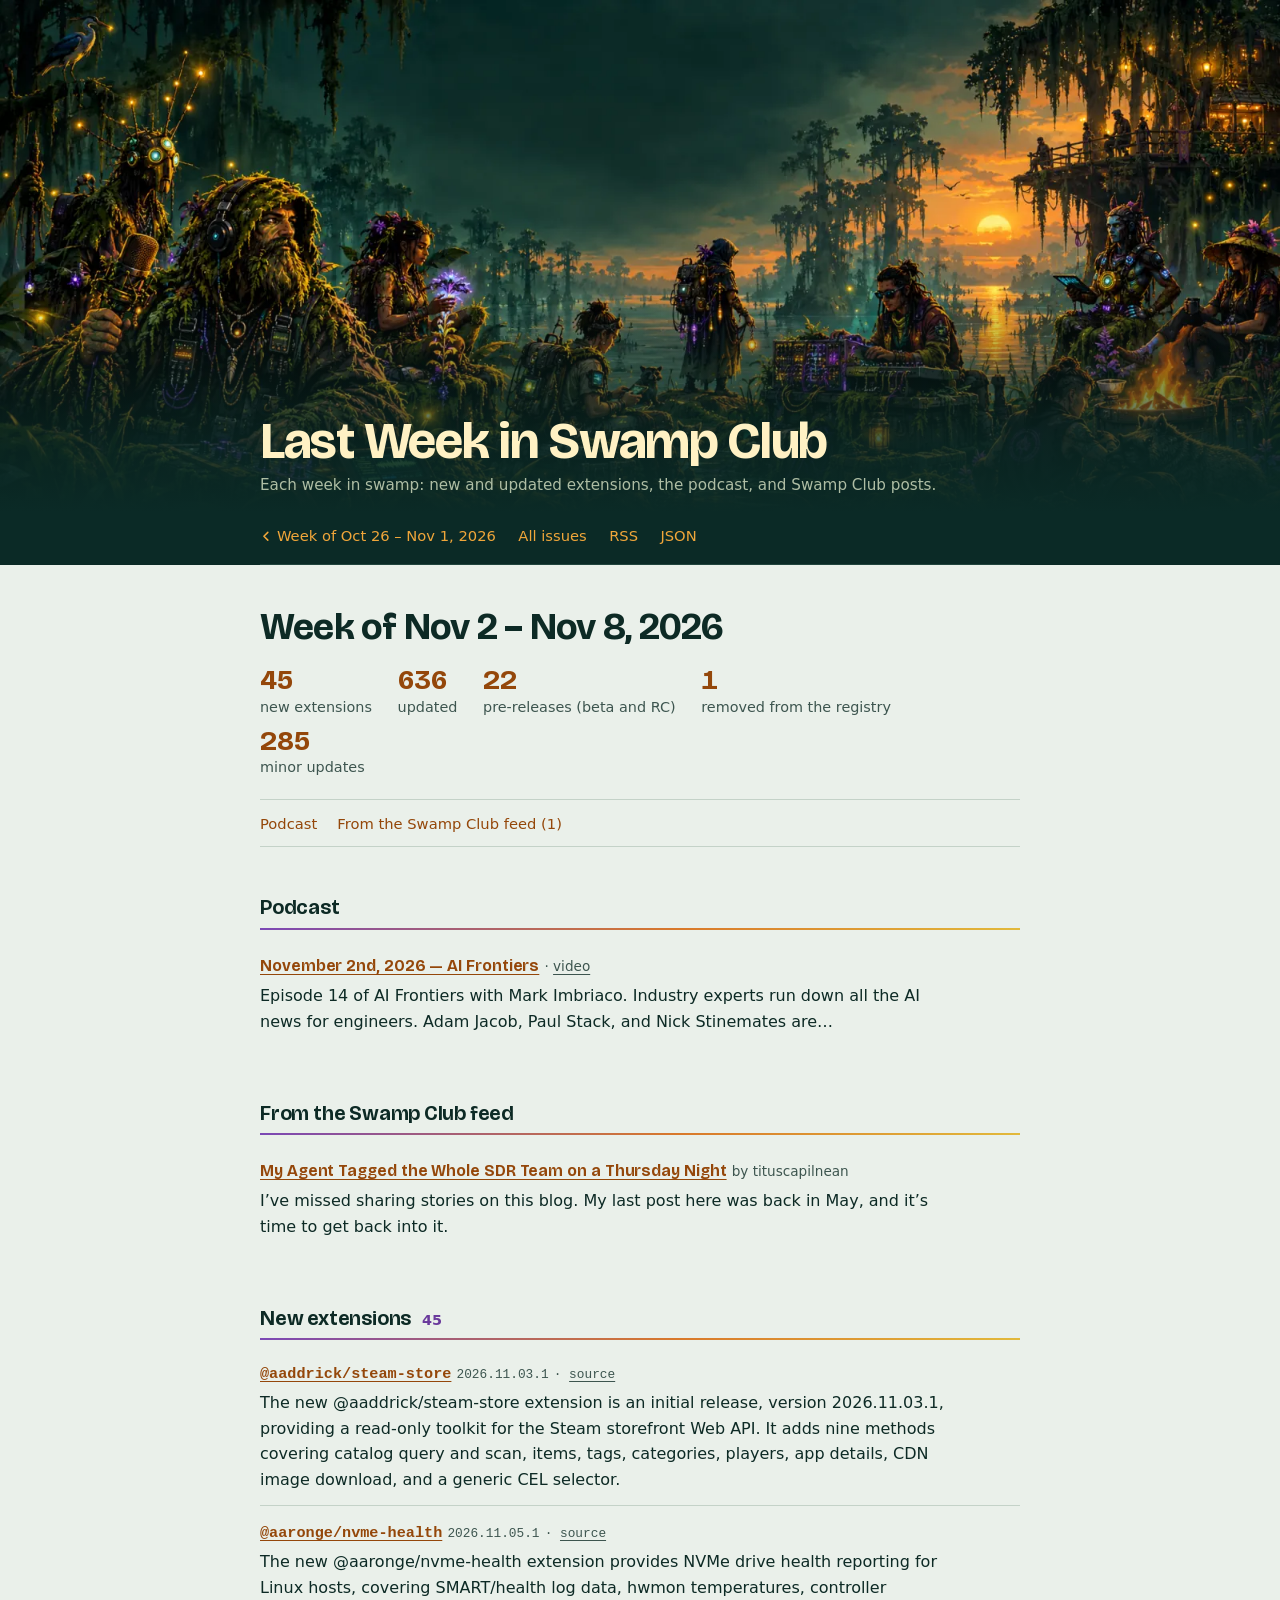
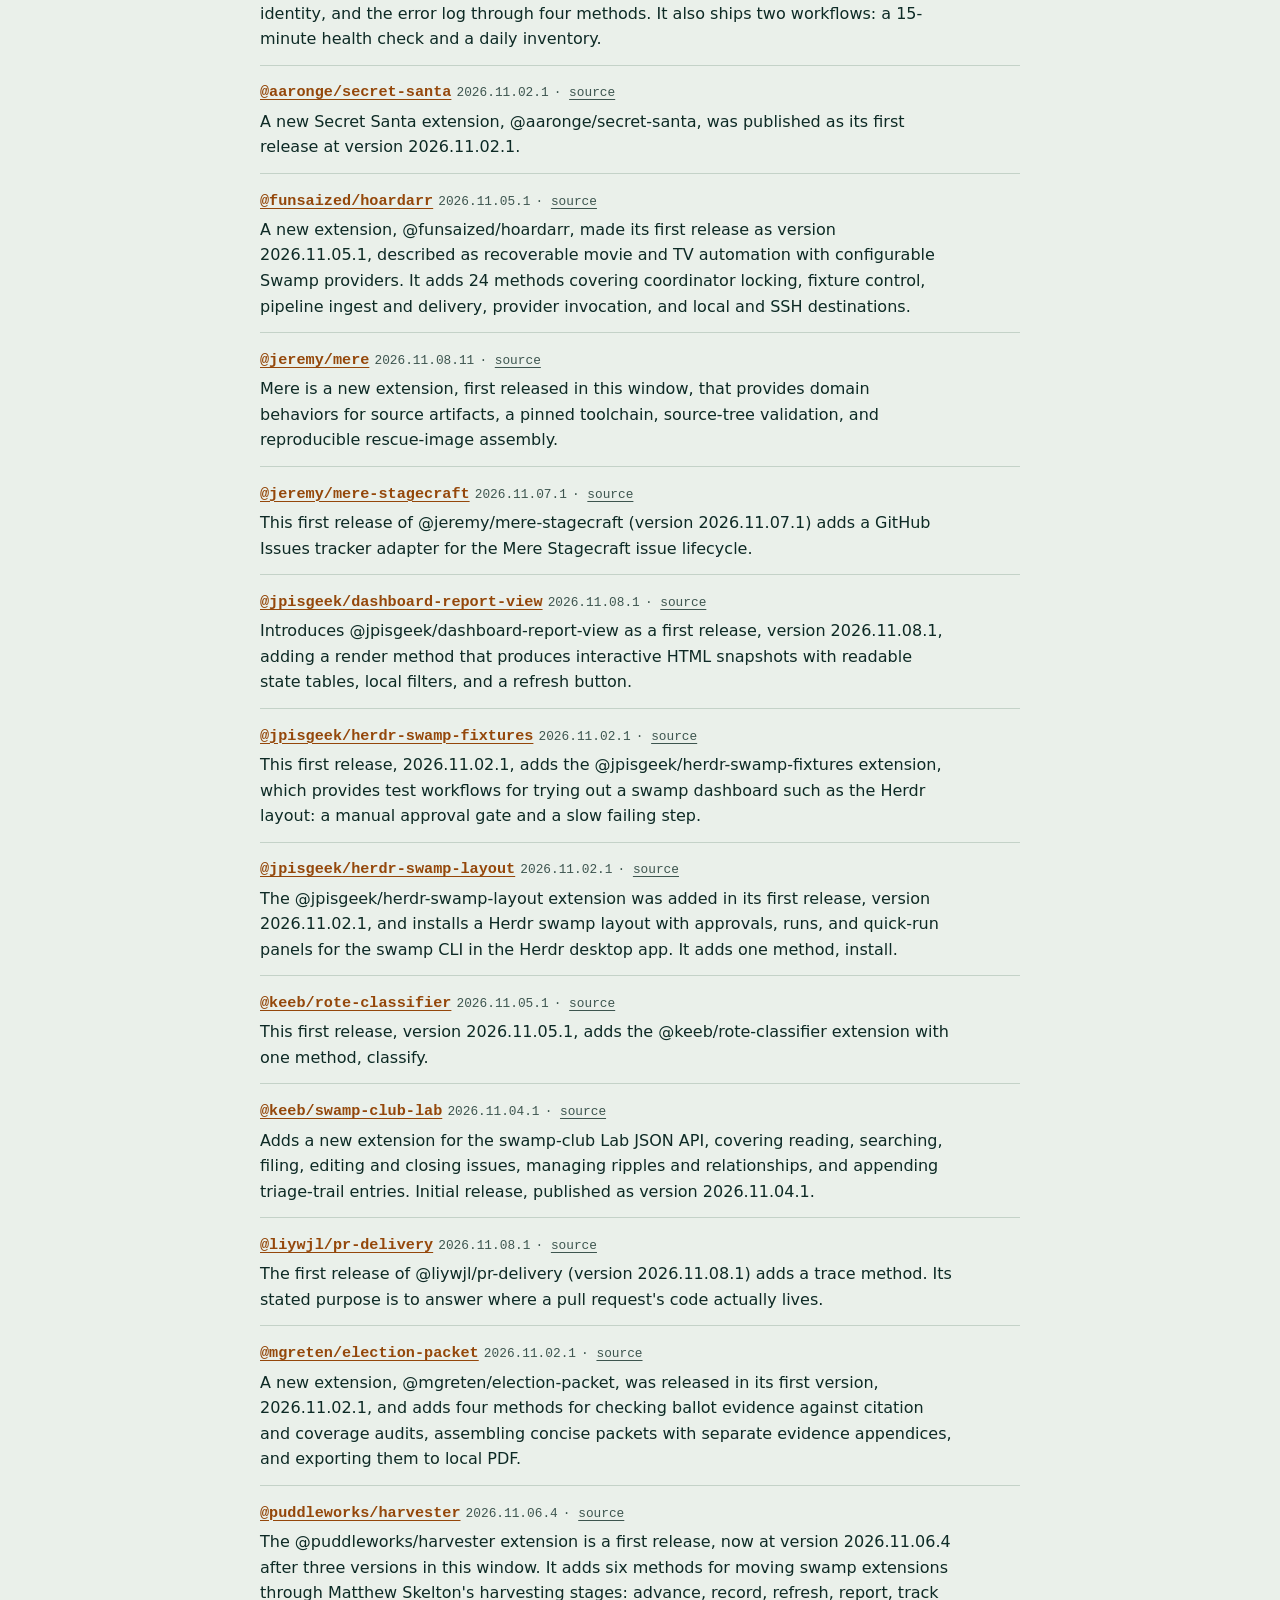
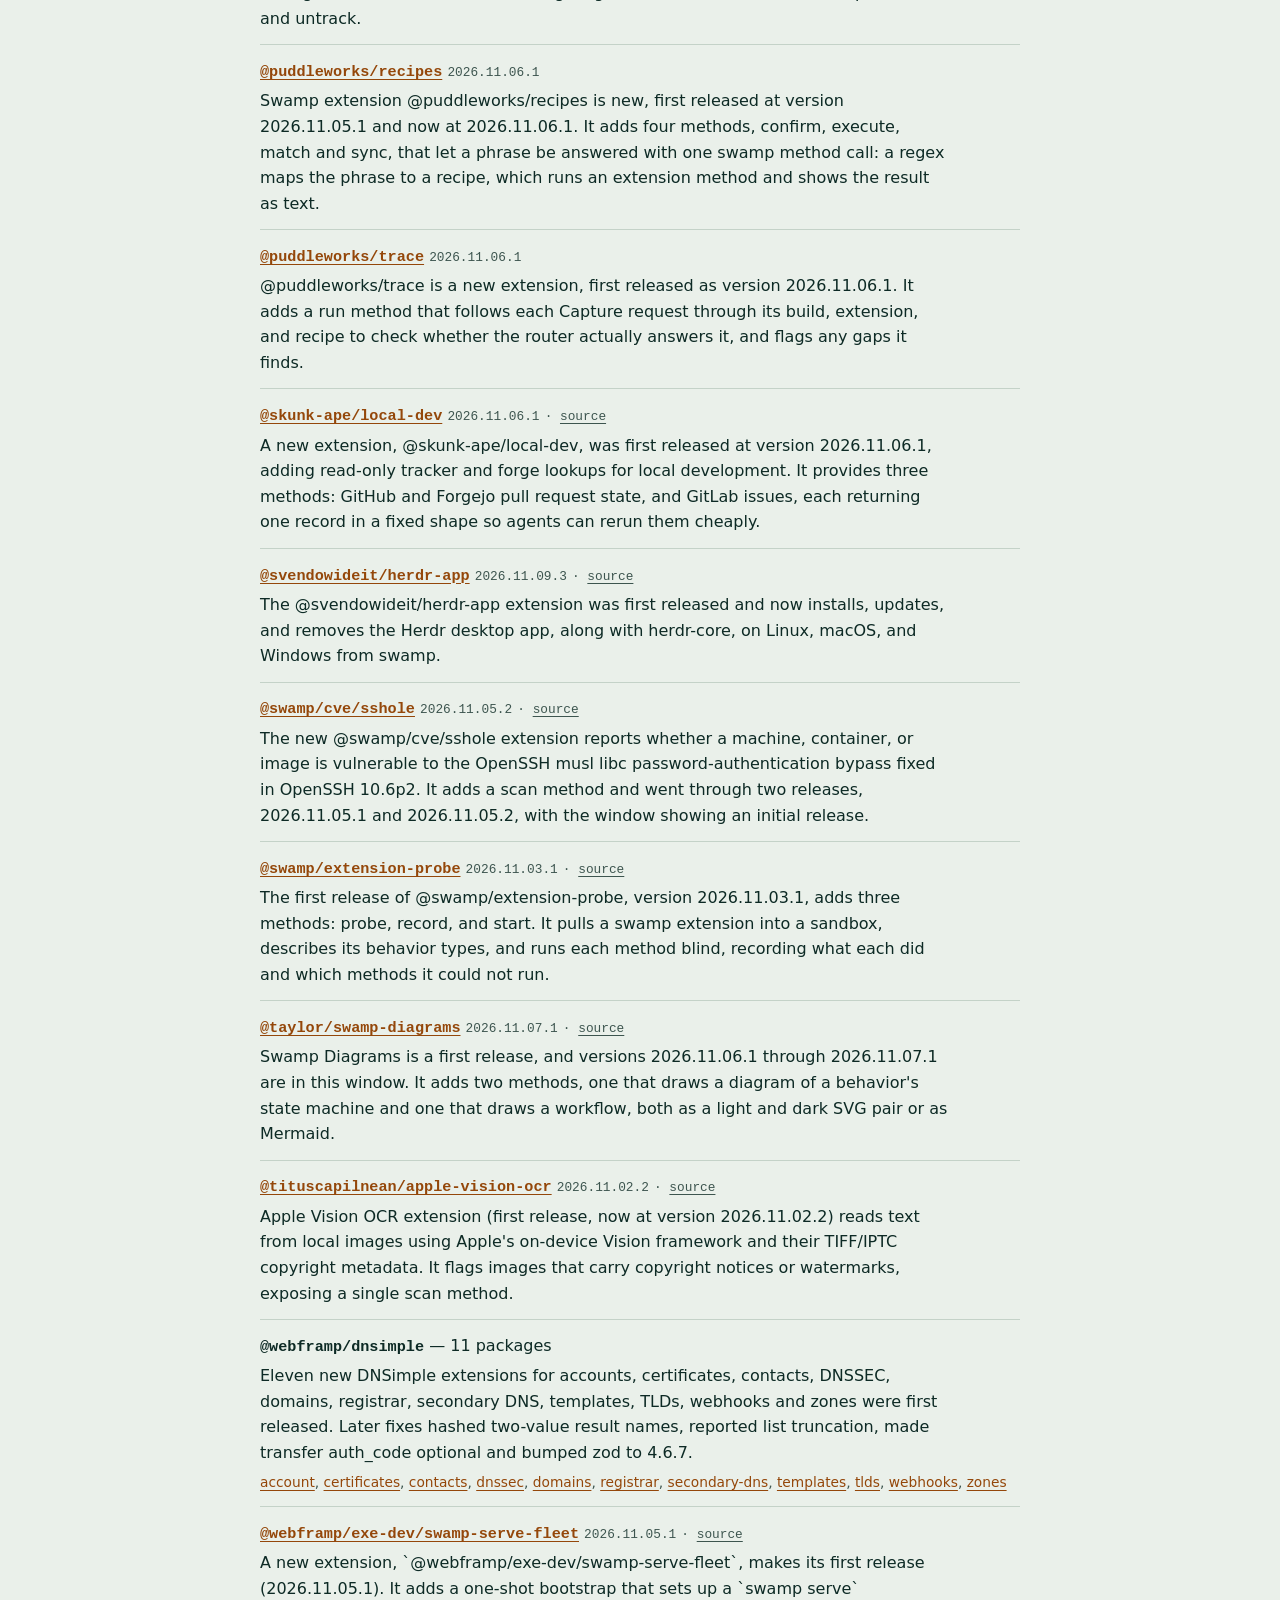
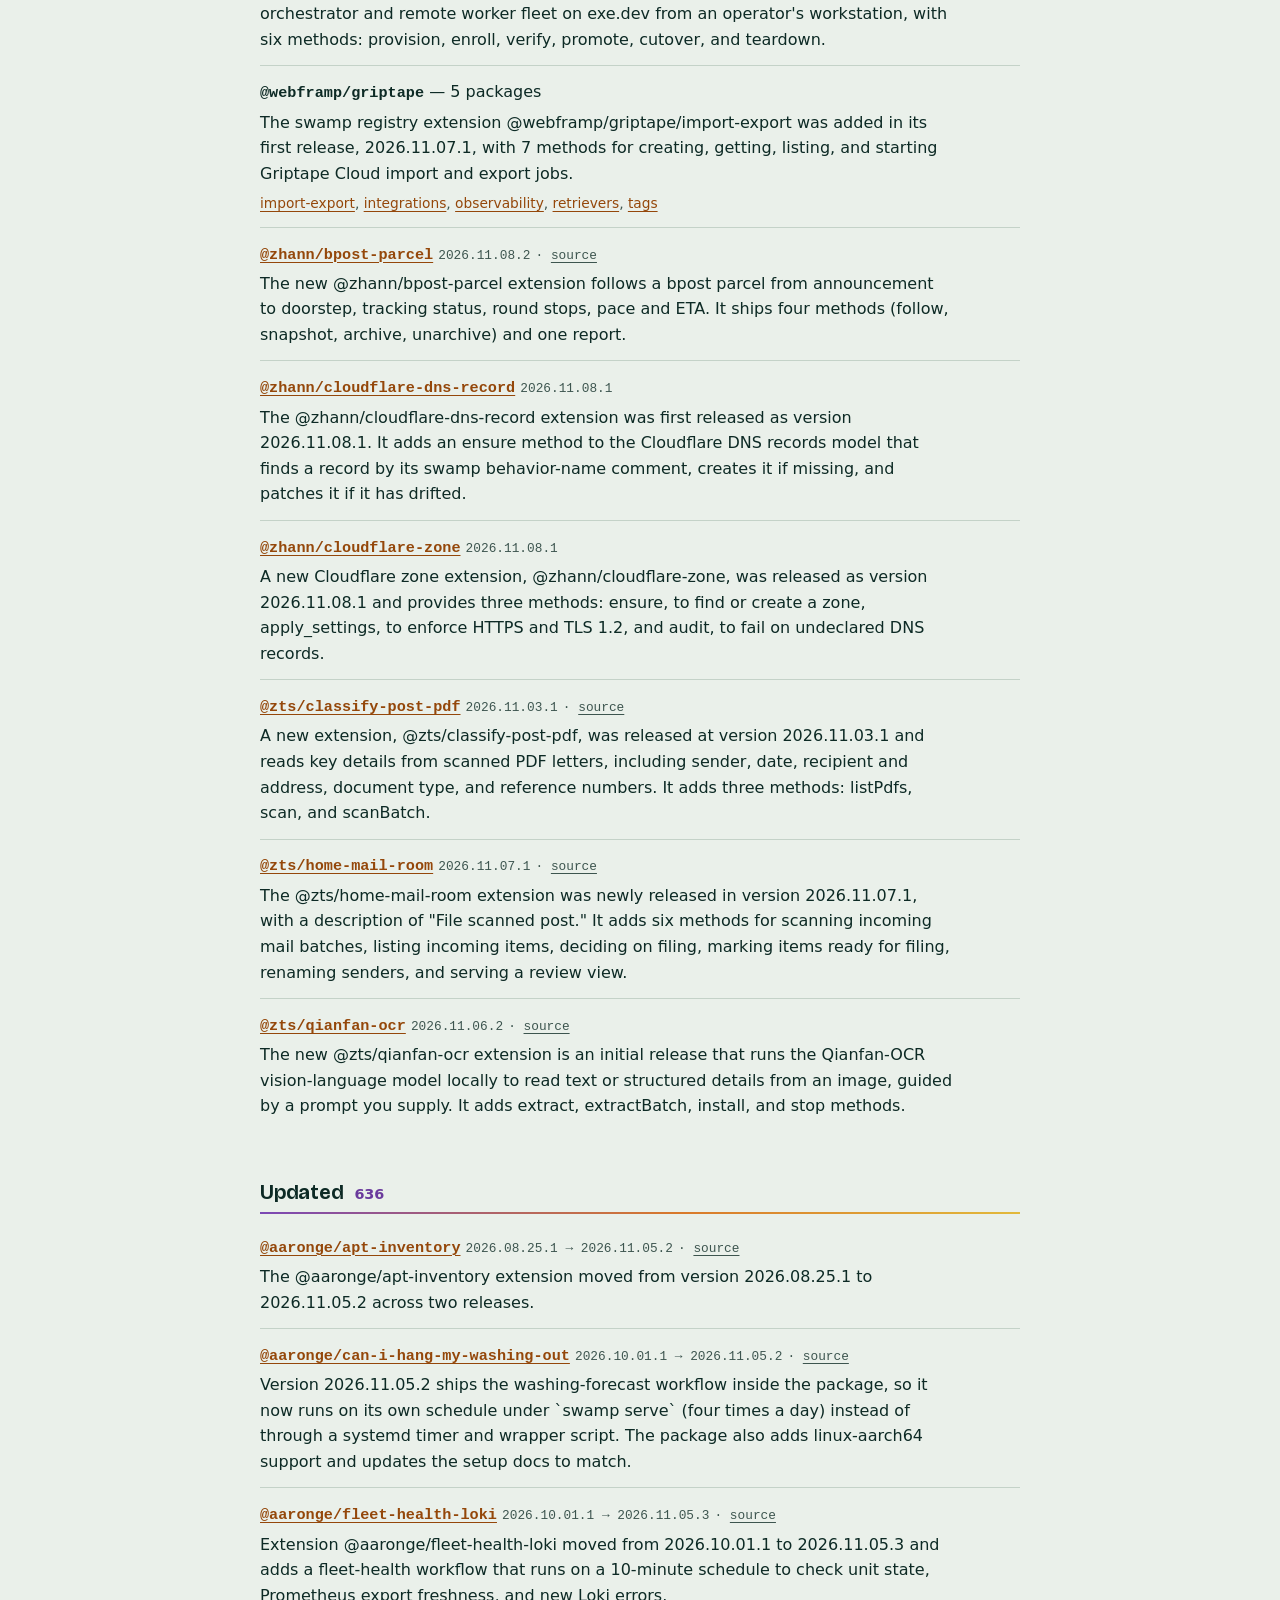
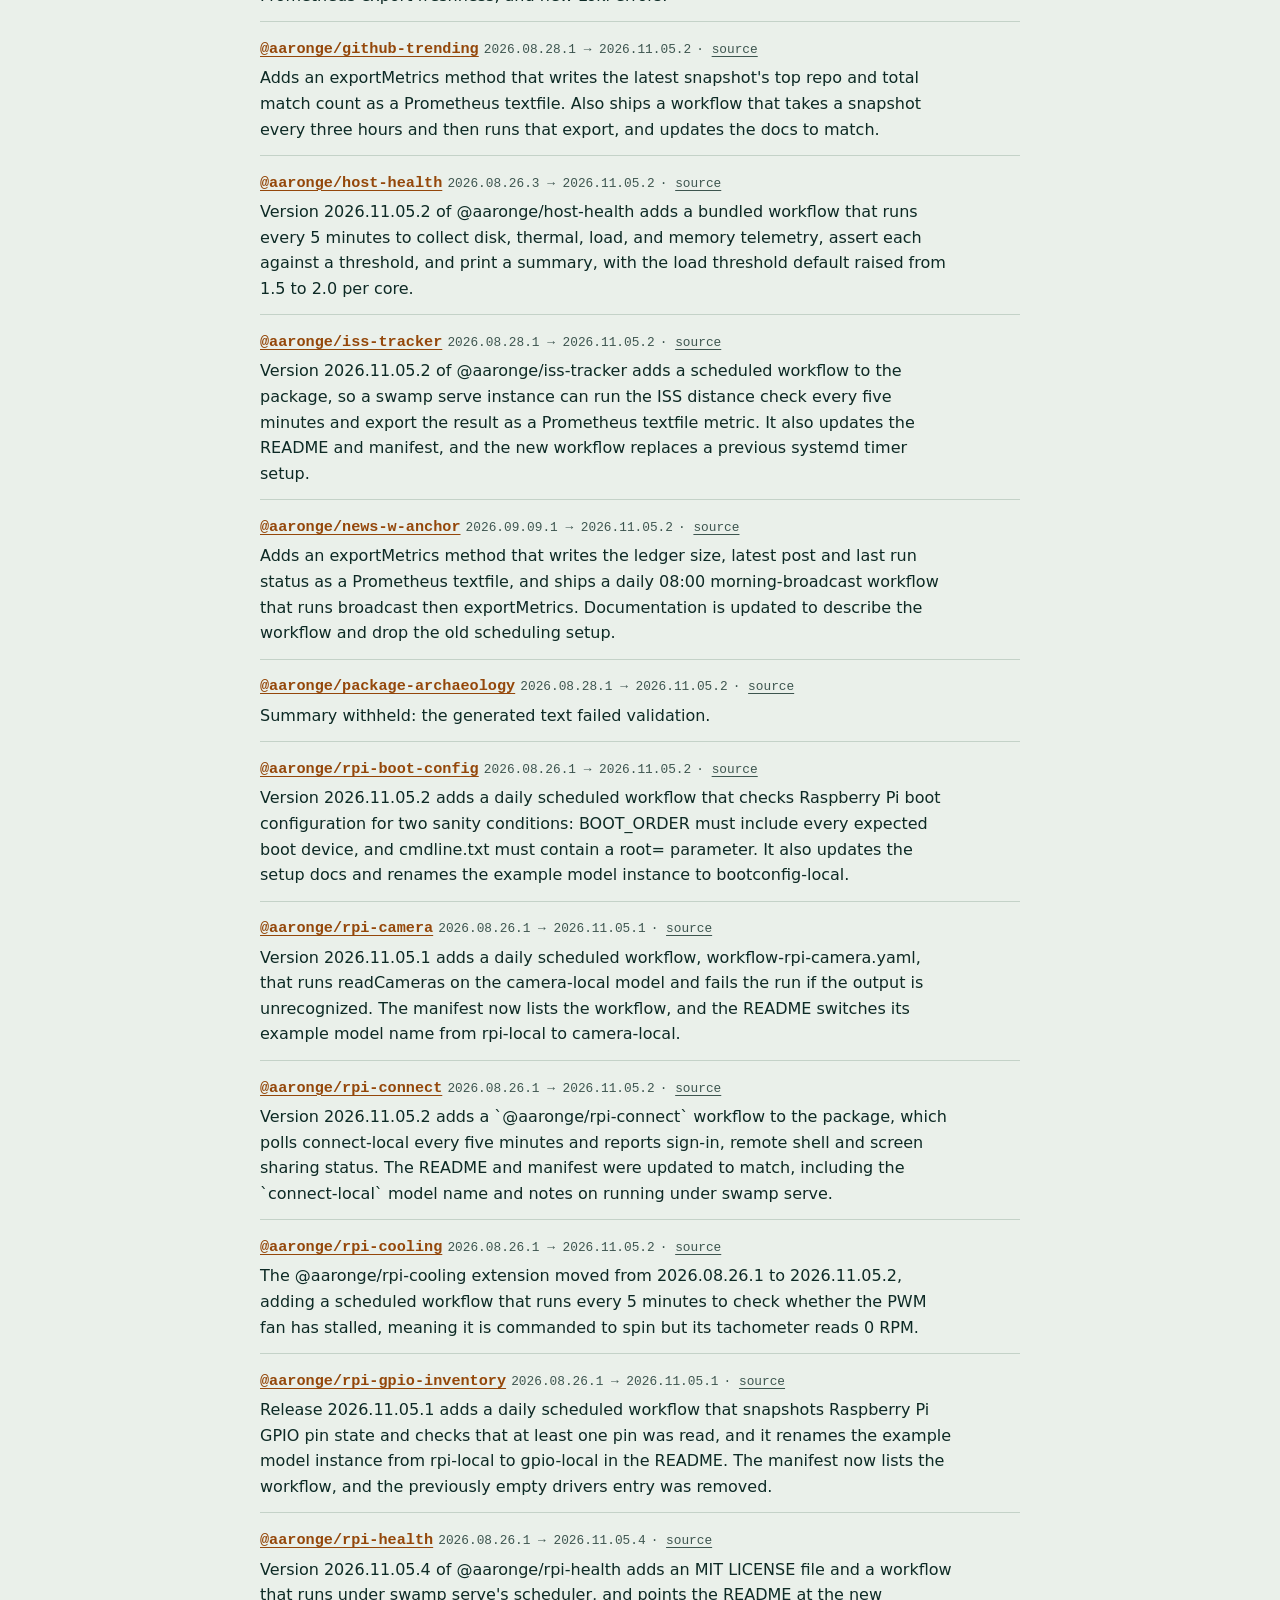
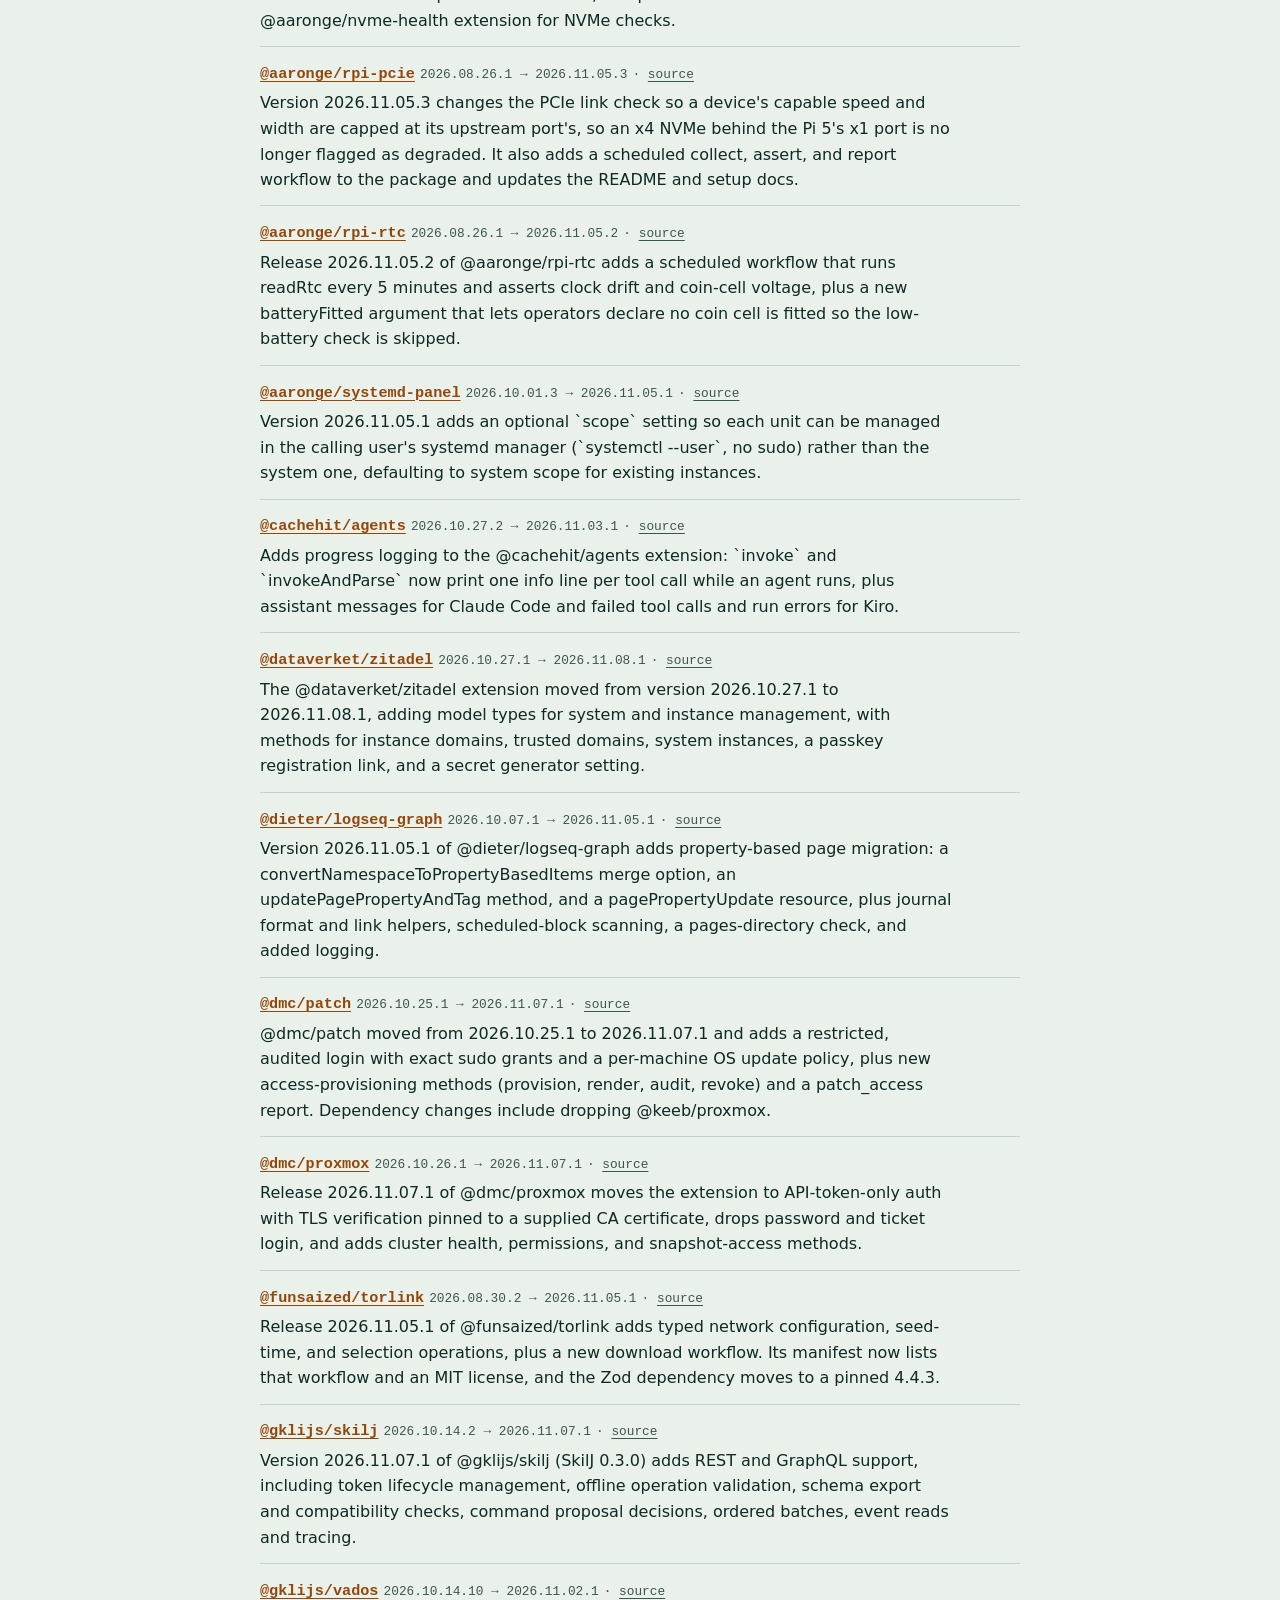
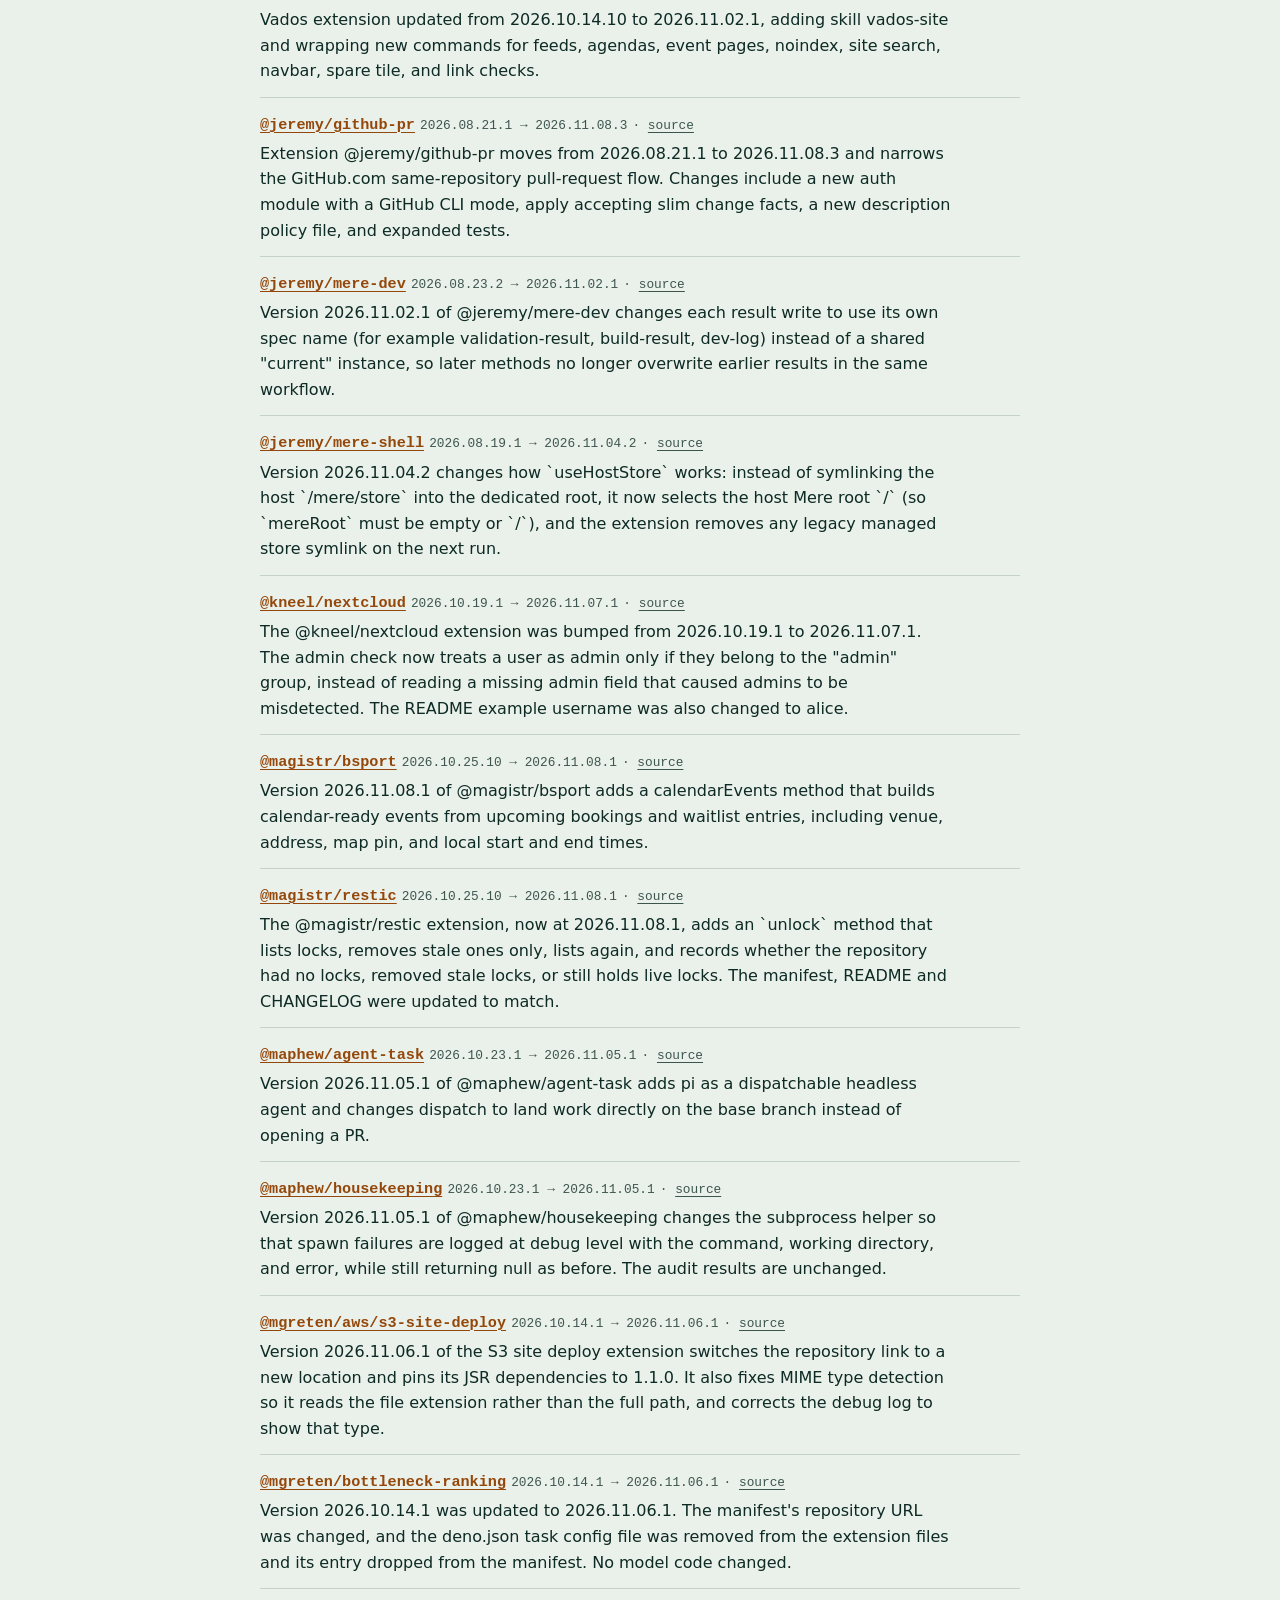
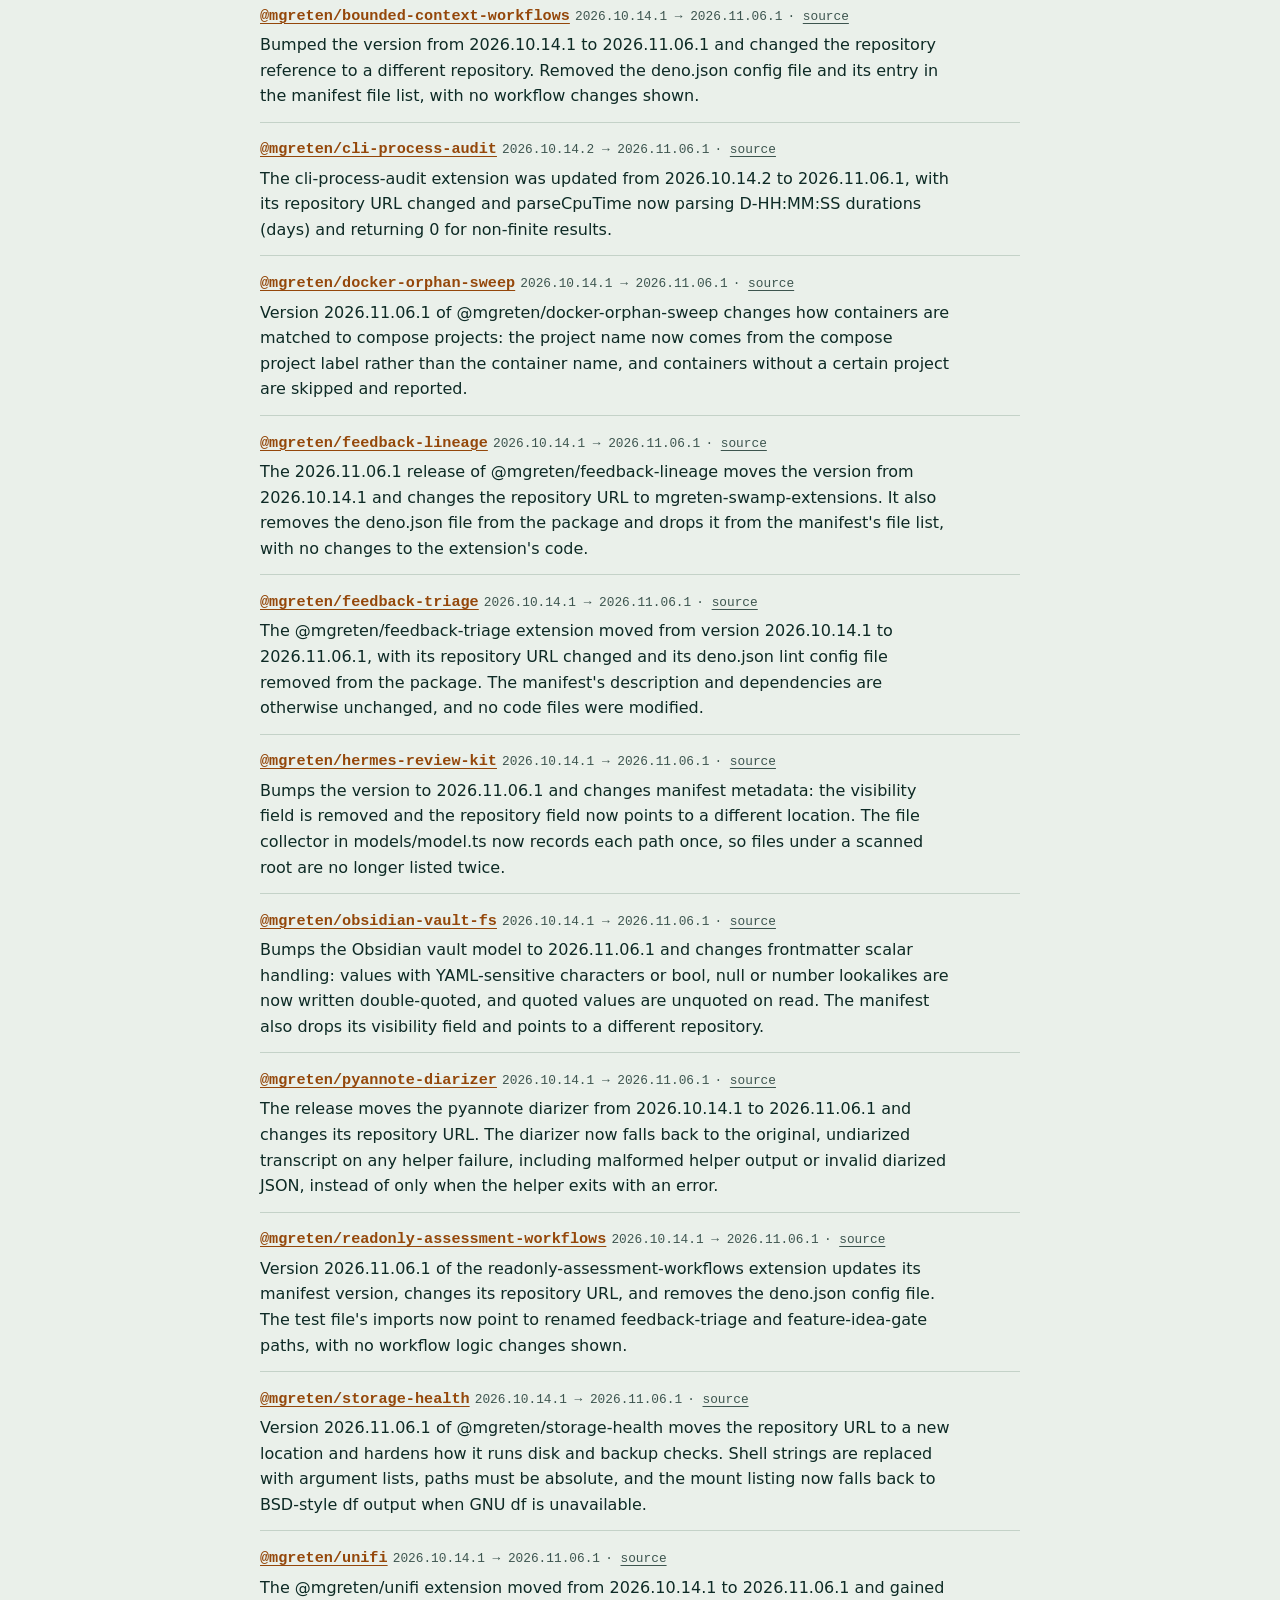
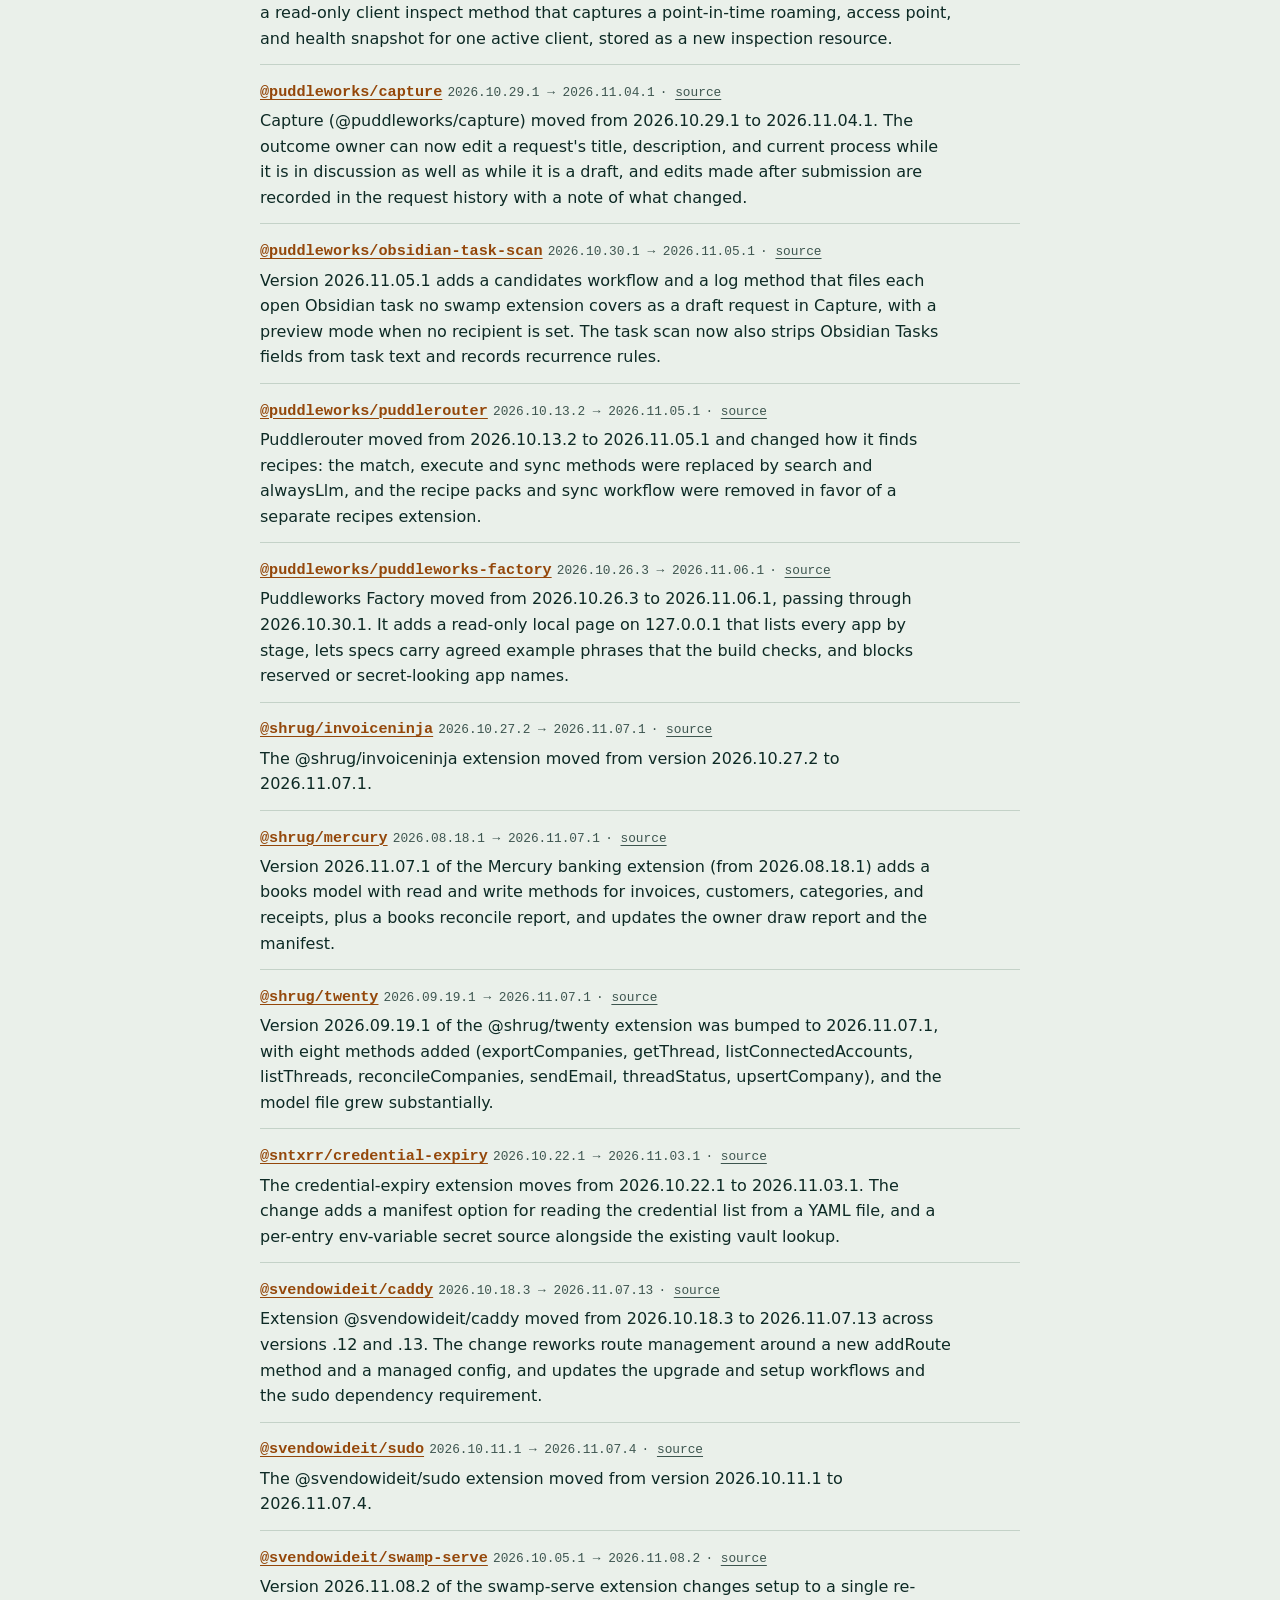
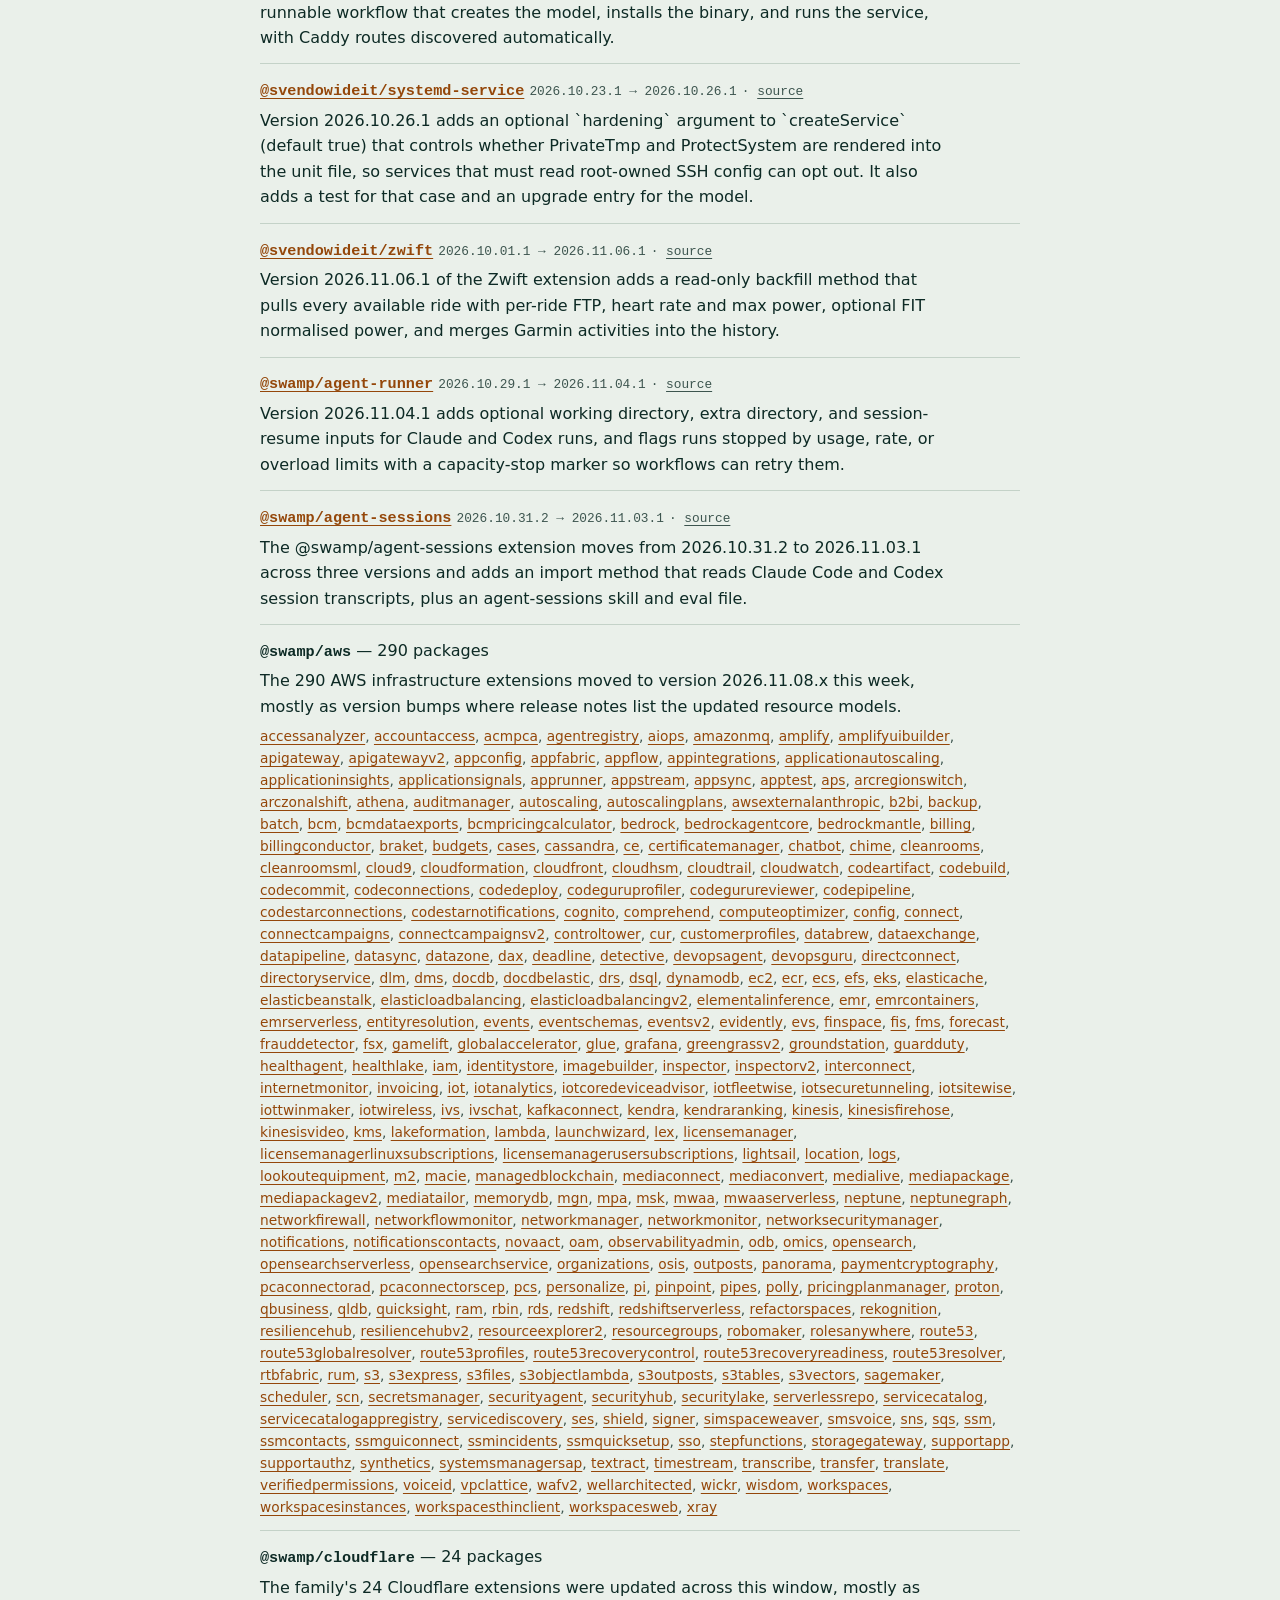
<file: issues/2026-11-02.html>
<!doctype html>
<html lang="en">
<head>
<meta charset="utf-8">
<meta name="viewport" content="width=device-width, initial-scale=1">
<title>Last Week in Swamp Club: Nov 2 – Nov 8, 2026</title>
<meta name="description" content="Swamp extensions, podcast and Swamp Club posts, Nov 2 – Nov 8, 2026">
<meta http-equiv="Content-Security-Policy" content="default-src 'none'; style-src 'self'; img-src 'self'; font-src 'self'">
<meta name="referrer" content="no-referrer">
<link rel="alternate" type="application/rss+xml" title="Last Week in Swamp Club" href="https://lastweekinswamp.club/feed.xml">
<link rel="alternate" type="application/json" href="https://lastweekinswamp.club/issues/2026-11-02.json">
<link rel="prev" href="https://lastweekinswamp.club/issues/2026-10-26.html">
<script type="application/ld+json">{"@context":"https://schema.org","@type":"Article","headline":"Last Week in Swamp Club: week of Nov 2 – Nov 8, 2026","datePublished":"2026-11-09T18:58:58.725Z","url":"https://lastweekinswamp.club/issues/2026-11-02.html","isPartOf":{"@type":"Periodical","name":"Last Week in Swamp Club","url":"https://lastweekinswamp.club"},"about":"Changes in the swamp extension registry","encoding":{"@type":"MediaObject","encodingFormat":"application/json","contentUrl":"https://lastweekinswamp.club/issues/2026-11-02.json"}}</script>
<link rel="stylesheet" href="../site.css">
</head>
<body>
<header class="mast"><figure class="art"><img src="../assets/banner-1600.webp" srcset="../assets/banner-800.webp 800w, ../assets/banner-1600.webp 1600w" sizes="100vw" width="1600" height="640" alt="" decoding="async" fetchpriority="high"><div class="title"><div class="wrap"><p class="site"><a href="../index.html">Last Week in Swamp Club</a></p><p class="tagline">Each week in swamp: new and updated extensions, the podcast, and Swamp Club posts.</p></div></div></figure><div class="wrap"><nav class="bar" aria-label="Site"><a rel="prev" href="./2026-10-26.html"><svg class="arrow" viewBox="0 0 16 16" aria-hidden="true" focusable="false"><path d="M10 3 5 8l5 5" fill="none" stroke="currentColor" stroke-width="2" stroke-linecap="round" stroke-linejoin="round"/></svg>Week of Oct 26 – Nov 1, 2026</a><a href="../index.html#issues">All issues</a><a href="../feed.xml">RSS</a><a href="./2026-11-02.json">JSON</a></nav></div></header>
<main class="wrap">
<h1>Week of Nov 2 – Nov 8, 2026</h1>
<p class="counts"><a href="#new"><b>45</b> <span>new extensions</span></a><a href="#updated"><b>636</b> <span>updated</span></a><a href="#prerelease"><b>22</b> <span>pre-releases (beta and RC)</span></a><a href="#removed"><b>1</b> <span>removed from the registry</span></a><a href="#minor"><b>285</b> <span>minor updates</span></a></p>
<nav class="toc" aria-label="This week in Swamp Club"><a href="#podcast">Podcast</a><a href="#feed">From the Swamp Club feed (1)</a></nav>
<section class="community" id="podcast"><h2>Podcast</h2><ul><li><a class="name" href="https://swamp-club.com/podcast/2026-11-02">November 2nd, 2026 — AI Frontiers</a> <span class="ver">· <a href="https://www.youtube.com/watch?v=AugHzP1mW-4" rel="nofollow noopener">video</a></span><p class="sum">Episode 14 of AI Frontiers with Mark Imbriaco. Industry experts run down all the AI news for engineers. Adam Jacob, Paul Stack, and Nick Stinemates are…</p></li></ul></section>
<section class="community" id="feed"><h2>From the Swamp Club feed</h2><ul><li><a class="name" href="https://swamp-club.com/feed/p/ee878065-03b9-4ea8-97cc-5d6c6902cd9f">My Agent Tagged the Whole SDR Team on a Thursday Night</a> <span class="ver">by tituscapilnean</span><p class="sum">I’ve missed sharing stories on this blog. My last post here was back in May, and it’s time to get back into it.</p></li></ul></section>
<section id="new"><h2>New extensions <small>45</small></h2><ul><li><a class="name" href="https://swamp-club.com/extensions/@aaddrick/steam-store">@aaddrick/steam-store</a> <span class="ver">2026.11.03.1</span> <span class="ver">· <a href="https://github.com/aaddrick/swamp-extensions" rel="nofollow noopener">source</a></span><p class="sum">The new @aaddrick/steam-store extension is an initial release, version 2026.11.03.1, providing a read-only toolkit for the Steam storefront Web API. It adds nine methods covering catalog query and scan, items, tags, categories, players, app details, CDN image download, and a generic CEL selector.</p></li>
<li><a class="name" href="https://swamp-club.com/extensions/@aaronge/nvme-health">@aaronge/nvme-health</a> <span class="ver">2026.11.05.1</span> <span class="ver">· <a href="https://github.com/aaron-dernley/nvme-health" rel="nofollow noopener">source</a></span><p class="sum">The new @aaronge/nvme-health extension provides NVMe drive health reporting for Linux hosts, covering SMART/health log data, hwmon temperatures, controller identity, and the error log through four methods. It also ships two workflows: a 15-minute health check and a daily inventory.</p></li>
<li><a class="name" href="https://swamp-club.com/extensions/@aaronge/secret-santa">@aaronge/secret-santa</a> <span class="ver">2026.11.02.1</span> <span class="ver">· <a href="https://github.com/aaron-dernley/secret-santa" rel="nofollow noopener">source</a></span><p class="sum">A new Secret Santa extension, @aaronge/secret-santa, was published as its first release at version 2026.11.02.1.</p></li>
<li><a class="name" href="https://swamp-club.com/extensions/@funsaized/hoardarr">@funsaized/hoardarr</a> <span class="ver">2026.11.05.1</span> <span class="ver">· <a href="https://github.com/funsaized/hoardarr" rel="nofollow noopener">source</a></span><p class="sum">A new extension, @funsaized/hoardarr, made its first release as version 2026.11.05.1, described as recoverable movie and TV automation with configurable Swamp providers. It adds 24 methods covering coordinator locking, fixture control, pipeline ingest and delivery, provider invocation, and local and SSH destinations.</p></li>
<li><a class="name" href="https://swamp-club.com/extensions/@jeremy/mere">@jeremy/mere</a> <span class="ver">2026.11.08.11</span> <span class="ver">· <a href="https://github.com/jhuntwork/swamp-extensions" rel="nofollow noopener">source</a></span><p class="sum">Mere is a new extension, first released in this window, that provides domain behaviors for source artifacts, a pinned toolchain, source-tree validation, and reproducible rescue-image assembly.</p></li>
<li><a class="name" href="https://swamp-club.com/extensions/@jeremy/mere-stagecraft">@jeremy/mere-stagecraft</a> <span class="ver">2026.11.07.1</span> <span class="ver">· <a href="https://github.com/jhuntwork/swamp-extensions" rel="nofollow noopener">source</a></span><p class="sum">This first release of @jeremy/mere-stagecraft (version 2026.11.07.1) adds a GitHub Issues tracker adapter for the Mere Stagecraft issue lifecycle.</p></li>
<li><a class="name" href="https://swamp-club.com/extensions/@jpisgeek/dashboard-report-view">@jpisgeek/dashboard-report-view</a> <span class="ver">2026.11.08.1</span> <span class="ver">· <a href="https://github.com/jpisgeek/slog-bog/tree/main/dashboard-report-view" rel="nofollow noopener">source</a></span><p class="sum">Introduces @jpisgeek/dashboard-report-view as a first release, version 2026.11.08.1, adding a render method that produces interactive HTML snapshots with readable state tables, local filters, and a refresh button.</p></li>
<li><a class="name" href="https://swamp-club.com/extensions/@jpisgeek/herdr-swamp-fixtures">@jpisgeek/herdr-swamp-fixtures</a> <span class="ver">2026.11.02.1</span> <span class="ver">· <a href="https://github.com/jpisgeek/swamp-herdr-extensions" rel="nofollow noopener">source</a></span><p class="sum">This first release, 2026.11.02.1, adds the @jpisgeek/herdr-swamp-fixtures extension, which provides test workflows for trying out a swamp dashboard such as the Herdr layout: a manual approval gate and a slow failing step.</p></li>
<li><a class="name" href="https://swamp-club.com/extensions/@jpisgeek/herdr-swamp-layout">@jpisgeek/herdr-swamp-layout</a> <span class="ver">2026.11.02.1</span> <span class="ver">· <a href="https://github.com/jpisgeek/herdr-swamp-layout" rel="nofollow noopener">source</a></span><p class="sum">The @jpisgeek/herdr-swamp-layout extension was added in its first release, version 2026.11.02.1, and installs a Herdr swamp layout with approvals, runs, and quick-run panels for the swamp CLI in the Herdr desktop app. It adds one method, install.</p></li>
<li><a class="name" href="https://swamp-club.com/extensions/@keeb/rote-classifier">@keeb/rote-classifier</a> <span class="ver">2026.11.05.1</span> <span class="ver">· <a href="https://github.com/keeb/swamp-rote-classifier" rel="nofollow noopener">source</a></span><p class="sum">This first release, version 2026.11.05.1, adds the @keeb/rote-classifier extension with one method, classify.</p></li>
<li><a class="name" href="https://swamp-club.com/extensions/@keeb/swamp-club-lab">@keeb/swamp-club-lab</a> <span class="ver">2026.11.04.1</span> <span class="ver">· <a href="https://github.com/keeb/swamp-club-lab" rel="nofollow noopener">source</a></span><p class="sum">Adds a new extension for the swamp-club Lab JSON API, covering reading, searching, filing, editing and closing issues, managing ripples and relationships, and appending triage-trail entries. Initial release, published as version 2026.11.04.1.</p></li>
<li><a class="name" href="https://swamp-club.com/extensions/@liywjl/pr-delivery">@liywjl/pr-delivery</a> <span class="ver">2026.11.08.1</span> <span class="ver">· <a href="https://github.com/liywjl/swamp-pr-delivery" rel="nofollow noopener">source</a></span><p class="sum">The first release of @liywjl/pr-delivery (version 2026.11.08.1) adds a trace method. Its stated purpose is to answer where a pull request&#39;s code actually lives.</p></li>
<li><a class="name" href="https://swamp-club.com/extensions/@mgreten/election-packet">@mgreten/election-packet</a> <span class="ver">2026.11.02.1</span> <span class="ver">· <a href="https://github.com/meagerfindings/mgreten-swamp-extensions" rel="nofollow noopener">source</a></span><p class="sum">A new extension, @mgreten/election-packet, was released in its first version, 2026.11.02.1, and adds four methods for checking ballot evidence against citation and coverage audits, assembling concise packets with separate evidence appendices, and exporting them to local PDF.</p></li>
<li><a class="name" href="https://swamp-club.com/extensions/@puddleworks/harvester">@puddleworks/harvester</a> <span class="ver">2026.11.06.4</span> <span class="ver">· <a href="https://github.com/puddle-works/harvester" rel="nofollow noopener">source</a></span><p class="sum">The @puddleworks/harvester extension is a first release, now at version 2026.11.06.4 after three versions in this window. It adds six methods for moving swamp extensions through Matthew Skelton&#39;s harvesting stages: advance, record, refresh, report, track and untrack.</p></li>
<li><a class="name" href="https://swamp-club.com/extensions/@puddleworks/recipes">@puddleworks/recipes</a> <span class="ver">2026.11.06.1</span><p class="sum">Swamp extension @puddleworks/recipes is new, first released at version 2026.11.05.1 and now at 2026.11.06.1. It adds four methods, confirm, execute, match and sync, that let a phrase be answered with one swamp method call: a regex maps the phrase to a recipe, which runs an extension method and shows the result as text.</p></li>
<li><a class="name" href="https://swamp-club.com/extensions/@puddleworks/trace">@puddleworks/trace</a> <span class="ver">2026.11.06.1</span><p class="sum">@puddleworks/trace is a new extension, first released as version 2026.11.06.1. It adds a run method that follows each Capture request through its build, extension, and recipe to check whether the router actually answers it, and flags any gaps it finds.</p></li>
<li><a class="name" href="https://swamp-club.com/extensions/@skunk-ape/local-dev">@skunk-ape/local-dev</a> <span class="ver">2026.11.06.1</span> <span class="ver">· <a href="https://github.com/skunk-ape/swamp-extensions" rel="nofollow noopener">source</a></span><p class="sum">A new extension, @skunk-ape/local-dev, was first released at version 2026.11.06.1, adding read-only tracker and forge lookups for local development. It provides three methods: GitHub and Forgejo pull request state, and GitLab issues, each returning one record in a fixed shape so agents can rerun them cheaply.</p></li>
<li><a class="name" href="https://swamp-club.com/extensions/@svendowideit/herdr-app">@svendowideit/herdr-app</a> <span class="ver">2026.11.09.3</span> <span class="ver">· <a href="https://github.com/svendowideit/swamp-extensions" rel="nofollow noopener">source</a></span><p class="sum">The @svendowideit/herdr-app extension was first released and now installs, updates, and removes the Herdr desktop app, along with herdr-core, on Linux, macOS, and Windows from swamp.</p></li>
<li><a class="name" href="https://swamp-club.com/extensions/@swamp/cve/sshole">@swamp/cve/sshole</a> <span class="ver">2026.11.05.2</span> <span class="ver">· <a href="https://github.com/swamp-club/swamp-extensions" rel="nofollow noopener">source</a></span><p class="sum">The new @swamp/cve/sshole extension reports whether a machine, container, or image is vulnerable to the OpenSSH musl libc password-authentication bypass fixed in OpenSSH 10.6p2. It adds a scan method and went through two releases, 2026.11.05.1 and 2026.11.05.2, with the window showing an initial release.</p></li>
<li><a class="name" href="https://swamp-club.com/extensions/@swamp/extension-probe">@swamp/extension-probe</a> <span class="ver">2026.11.03.1</span> <span class="ver">· <a href="https://github.com/swamp-club/swamp-extensions" rel="nofollow noopener">source</a></span><p class="sum">The first release of @swamp/extension-probe, version 2026.11.03.1, adds three methods: probe, record, and start. It pulls a swamp extension into a sandbox, describes its behavior types, and runs each method blind, recording what each did and which methods it could not run.</p></li>
<li><a class="name" href="https://swamp-club.com/extensions/@taylor/swamp-diagrams">@taylor/swamp-diagrams</a> <span class="ver">2026.11.07.1</span> <span class="ver">· <a href="https://github.com/taylorific/swampworks" rel="nofollow noopener">source</a></span><p class="sum">Swamp Diagrams is a first release, and versions 2026.11.06.1 through 2026.11.07.1 are in this window. It adds two methods, one that draws a diagram of a behavior&#39;s state machine and one that draws a workflow, both as a light and dark SVG pair or as Mermaid.</p></li>
<li><a class="name" href="https://swamp-club.com/extensions/@tituscapilnean/apple-vision-ocr">@tituscapilnean/apple-vision-ocr</a> <span class="ver">2026.11.02.2</span> <span class="ver">· <a href="https://github.com/tituscapilnean/swamp-apple-vision-ocr" rel="nofollow noopener">source</a></span><p class="sum">Apple Vision OCR extension (first release, now at version 2026.11.02.2) reads text from local images using Apple&#39;s on-device Vision framework and their TIFF/IPTC copyright metadata. It flags images that carry copyright notices or watermarks, exposing a single scan method.</p></li>
<li><span class="name">@webframp/dnsimple</span> — 11 packages<p class="sum">Eleven new DNSimple extensions for accounts, certificates, contacts, DNSSEC, domains, registrar, secondary DNS, templates, TLDs, webhooks and zones were first released. Later fixes hashed two-value result names, reported list truncation, made transfer auth_code optional and bumped zod to 4.6.7.</p><p class="members"><a href="https://swamp-club.com/extensions/@webframp/dnsimple/account">account</a>, <a href="https://swamp-club.com/extensions/@webframp/dnsimple/certificates">certificates</a>, <a href="https://swamp-club.com/extensions/@webframp/dnsimple/contacts">contacts</a>, <a href="https://swamp-club.com/extensions/@webframp/dnsimple/dnssec">dnssec</a>, <a href="https://swamp-club.com/extensions/@webframp/dnsimple/domains">domains</a>, <a href="https://swamp-club.com/extensions/@webframp/dnsimple/registrar">registrar</a>, <a href="https://swamp-club.com/extensions/@webframp/dnsimple/secondary-dns">secondary-dns</a>, <a href="https://swamp-club.com/extensions/@webframp/dnsimple/templates">templates</a>, <a href="https://swamp-club.com/extensions/@webframp/dnsimple/tlds">tlds</a>, <a href="https://swamp-club.com/extensions/@webframp/dnsimple/webhooks">webhooks</a>, <a href="https://swamp-club.com/extensions/@webframp/dnsimple/zones">zones</a></p></li>
<li><a class="name" href="https://swamp-club.com/extensions/@webframp/exe-dev/swamp-serve-fleet">@webframp/exe-dev/swamp-serve-fleet</a> <span class="ver">2026.11.05.1</span> <span class="ver">· <a href="https://github.com/webframp/swamp-extensions" rel="nofollow noopener">source</a></span><p class="sum">A new extension, `@webframp/exe-dev/swamp-serve-fleet`, makes its first release (2026.11.05.1). It adds a one-shot bootstrap that sets up a `swamp serve` orchestrator and remote worker fleet on exe.dev from an operator&#39;s workstation, with six methods: provision, enroll, verify, promote, cutover, and teardown.</p></li>
<li><span class="name">@webframp/griptape</span> — 5 packages<p class="sum">The swamp registry extension @webframp/griptape/import-export was added in its first release, 2026.11.07.1, with 7 methods for creating, getting, listing, and starting Griptape Cloud import and export jobs.</p><p class="members"><a href="https://swamp-club.com/extensions/@webframp/griptape/import-export">import-export</a>, <a href="https://swamp-club.com/extensions/@webframp/griptape/integrations">integrations</a>, <a href="https://swamp-club.com/extensions/@webframp/griptape/observability">observability</a>, <a href="https://swamp-club.com/extensions/@webframp/griptape/retrievers">retrievers</a>, <a href="https://swamp-club.com/extensions/@webframp/griptape/tags">tags</a></p></li>
<li><a class="name" href="https://swamp-club.com/extensions/@zhann/bpost-parcel">@zhann/bpost-parcel</a> <span class="ver">2026.11.08.2</span> <span class="ver">· <a href="https://github.com/zhann/parcel-tracker" rel="nofollow noopener">source</a></span><p class="sum">The new @zhann/bpost-parcel extension follows a bpost parcel from announcement to doorstep, tracking status, round stops, pace and ETA. It ships four methods (follow, snapshot, archive, unarchive) and one report.</p></li>
<li><a class="name" href="https://swamp-club.com/extensions/@zhann/cloudflare-dns-record">@zhann/cloudflare-dns-record</a> <span class="ver">2026.11.08.1</span><p class="sum">The @zhann/cloudflare-dns-record extension was first released as version 2026.11.08.1. It adds an ensure method to the Cloudflare DNS records model that finds a record by its swamp behavior-name comment, creates it if missing, and patches it if it has drifted.</p></li>
<li><a class="name" href="https://swamp-club.com/extensions/@zhann/cloudflare-zone">@zhann/cloudflare-zone</a> <span class="ver">2026.11.08.1</span><p class="sum">A new Cloudflare zone extension, @zhann/cloudflare-zone, was released as version 2026.11.08.1 and provides three methods: ensure, to find or create a zone, apply_settings, to enforce HTTPS and TLS 1.2, and audit, to fail on undeclared DNS records.</p></li>
<li><a class="name" href="https://swamp-club.com/extensions/@zts/classify-post-pdf">@zts/classify-post-pdf</a> <span class="ver">2026.11.03.1</span> <span class="ver">· <a href="https://github.com/zts/swamp-extensions" rel="nofollow noopener">source</a></span><p class="sum">A new extension, @zts/classify-post-pdf, was released at version 2026.11.03.1 and reads key details from scanned PDF letters, including sender, date, recipient and address, document type, and reference numbers. It adds three methods: listPdfs, scan, and scanBatch.</p></li>
<li><a class="name" href="https://swamp-club.com/extensions/@zts/home-mail-room">@zts/home-mail-room</a> <span class="ver">2026.11.07.1</span> <span class="ver">· <a href="https://github.com/zts/swamp-extensions" rel="nofollow noopener">source</a></span><p class="sum">The @zts/home-mail-room extension was newly released in version 2026.11.07.1, with a description of &quot;File scanned post.&quot; It adds six methods for scanning incoming mail batches, listing incoming items, deciding on filing, marking items ready for filing, renaming senders, and serving a review view.</p></li>
<li><a class="name" href="https://swamp-club.com/extensions/@zts/qianfan-ocr">@zts/qianfan-ocr</a> <span class="ver">2026.11.06.2</span> <span class="ver">· <a href="https://github.com/zts/swamp-extensions" rel="nofollow noopener">source</a></span><p class="sum">The new @zts/qianfan-ocr extension is an initial release that runs the Qianfan-OCR vision-language model locally to read text or structured details from an image, guided by a prompt you supply. It adds extract, extractBatch, install, and stop methods.</p></li></ul></section>
<section id="updated"><h2>Updated <small>636</small></h2><ul><li><a class="name" href="https://swamp-club.com/extensions/@aaronge/apt-inventory">@aaronge/apt-inventory</a> <span class="ver">2026.08.25.1 → 2026.11.05.2</span> <span class="ver">· <a href="https://github.com/aaron-dernley/apt-inventory" rel="nofollow noopener">source</a></span><p class="sum">The @aaronge/apt-inventory extension moved from version 2026.08.25.1 to 2026.11.05.2 across two releases.</p></li>
<li><a class="name" href="https://swamp-club.com/extensions/@aaronge/can-i-hang-my-washing-out">@aaronge/can-i-hang-my-washing-out</a> <span class="ver">2026.10.01.1 → 2026.11.05.2</span> <span class="ver">· <a href="https://github.com/aaron-dernley/can-i-hang-my-washing-out" rel="nofollow noopener">source</a></span><p class="sum">Version 2026.11.05.2 ships the washing-forecast workflow inside the package, so it now runs on its own schedule under `swamp serve` (four times a day) instead of through a systemd timer and wrapper script. The package also adds linux-aarch64 support and updates the setup docs to match.</p></li>
<li><a class="name" href="https://swamp-club.com/extensions/@aaronge/fleet-health-loki">@aaronge/fleet-health-loki</a> <span class="ver">2026.10.01.1 → 2026.11.05.3</span> <span class="ver">· <a href="https://github.com/aaron-dernley/fleet-health" rel="nofollow noopener">source</a></span><p class="sum">Extension @aaronge/fleet-health-loki moved from 2026.10.01.1 to 2026.11.05.3 and adds a fleet-health workflow that runs on a 10-minute schedule to check unit state, Prometheus export freshness, and new Loki errors.</p></li>
<li><a class="name" href="https://swamp-club.com/extensions/@aaronge/github-trending">@aaronge/github-trending</a> <span class="ver">2026.08.28.1 → 2026.11.05.2</span> <span class="ver">· <a href="https://github.com/aaron-dernley/github-trending" rel="nofollow noopener">source</a></span><p class="sum">Adds an exportMetrics method that writes the latest snapshot&#39;s top repo and total match count as a Prometheus textfile. Also ships a workflow that takes a snapshot every three hours and then runs that export, and updates the docs to match.</p></li>
<li><a class="name" href="https://swamp-club.com/extensions/@aaronge/host-health">@aaronge/host-health</a> <span class="ver">2026.08.26.3 → 2026.11.05.2</span> <span class="ver">· <a href="https://github.com/aaron-dernley/host-health" rel="nofollow noopener">source</a></span><p class="sum">Version 2026.11.05.2 of @aaronge/host-health adds a bundled workflow that runs every 5 minutes to collect disk, thermal, load, and memory telemetry, assert each against a threshold, and print a summary, with the load threshold default raised from 1.5 to 2.0 per core.</p></li>
<li><a class="name" href="https://swamp-club.com/extensions/@aaronge/iss-tracker">@aaronge/iss-tracker</a> <span class="ver">2026.08.28.1 → 2026.11.05.2</span> <span class="ver">· <a href="https://github.com/aaron-dernley/iss-tracker" rel="nofollow noopener">source</a></span><p class="sum">Version 2026.11.05.2 of @aaronge/iss-tracker adds a scheduled workflow to the package, so a swamp serve instance can run the ISS distance check every five minutes and export the result as a Prometheus textfile metric. It also updates the README and manifest, and the new workflow replaces a previous systemd timer setup.</p></li>
<li><a class="name" href="https://swamp-club.com/extensions/@aaronge/news-w-anchor">@aaronge/news-w-anchor</a> <span class="ver">2026.09.09.1 → 2026.11.05.2</span> <span class="ver">· <a href="https://github.com/aaron-dernley/news-w-anchor" rel="nofollow noopener">source</a></span><p class="sum">Adds an exportMetrics method that writes the ledger size, latest post and last run status as a Prometheus textfile, and ships a daily 08:00 morning-broadcast workflow that runs broadcast then exportMetrics. Documentation is updated to describe the workflow and drop the old scheduling setup.</p></li>
<li><a class="name" href="https://swamp-club.com/extensions/@aaronge/package-archaeology">@aaronge/package-archaeology</a> <span class="ver">2026.08.28.1 → 2026.11.05.2</span> <span class="ver">· <a href="https://github.com/aaron-dernley/package-archaeology" rel="nofollow noopener">source</a></span><p class="sum">Summary withheld: the generated text failed validation.</p></li>
<li><a class="name" href="https://swamp-club.com/extensions/@aaronge/rpi-boot-config">@aaronge/rpi-boot-config</a> <span class="ver">2026.08.26.1 → 2026.11.05.2</span> <span class="ver">· <a href="https://github.com/aaron-dernley/rpi-boot-config" rel="nofollow noopener">source</a></span><p class="sum">Version 2026.11.05.2 adds a daily scheduled workflow that checks Raspberry Pi boot configuration for two sanity conditions: BOOT_ORDER must include every expected boot device, and cmdline.txt must contain a root= parameter. It also updates the setup docs and renames the example model instance to bootconfig-local.</p></li>
<li><a class="name" href="https://swamp-club.com/extensions/@aaronge/rpi-camera">@aaronge/rpi-camera</a> <span class="ver">2026.08.26.1 → 2026.11.05.1</span> <span class="ver">· <a href="https://github.com/aaron-dernley/rpi-camera" rel="nofollow noopener">source</a></span><p class="sum">Version 2026.11.05.1 adds a daily scheduled workflow, workflow-rpi-camera.yaml, that runs readCameras on the camera-local model and fails the run if the output is unrecognized. The manifest now lists the workflow, and the README switches its example model name from rpi-local to camera-local.</p></li>
<li><a class="name" href="https://swamp-club.com/extensions/@aaronge/rpi-connect">@aaronge/rpi-connect</a> <span class="ver">2026.08.26.1 → 2026.11.05.2</span> <span class="ver">· <a href="https://github.com/aaron-dernley/rpi-connect" rel="nofollow noopener">source</a></span><p class="sum">Version 2026.11.05.2 adds a `@aaronge/rpi-connect` workflow to the package, which polls connect-local every five minutes and reports sign-in, remote shell and screen sharing status. The README and manifest were updated to match, including the `connect-local` model name and notes on running under swamp serve.</p></li>
<li><a class="name" href="https://swamp-club.com/extensions/@aaronge/rpi-cooling">@aaronge/rpi-cooling</a> <span class="ver">2026.08.26.1 → 2026.11.05.2</span> <span class="ver">· <a href="https://github.com/aaron-dernley/rpi-cooling" rel="nofollow noopener">source</a></span><p class="sum">The @aaronge/rpi-cooling extension moved from 2026.08.26.1 to 2026.11.05.2, adding a scheduled workflow that runs every 5 minutes to check whether the PWM fan has stalled, meaning it is commanded to spin but its tachometer reads 0 RPM.</p></li>
<li><a class="name" href="https://swamp-club.com/extensions/@aaronge/rpi-gpio-inventory">@aaronge/rpi-gpio-inventory</a> <span class="ver">2026.08.26.1 → 2026.11.05.1</span> <span class="ver">· <a href="https://github.com/aaron-dernley/rpi-gpio-inventory" rel="nofollow noopener">source</a></span><p class="sum">Release 2026.11.05.1 adds a daily scheduled workflow that snapshots Raspberry Pi GPIO pin state and checks that at least one pin was read, and it renames the example model instance from rpi-local to gpio-local in the README. The manifest now lists the workflow, and the previously empty drivers entry was removed.</p></li>
<li><a class="name" href="https://swamp-club.com/extensions/@aaronge/rpi-health">@aaronge/rpi-health</a> <span class="ver">2026.08.26.1 → 2026.11.05.4</span> <span class="ver">· <a href="https://github.com/aaron-dernley/rpi-health" rel="nofollow noopener">source</a></span><p class="sum">Version 2026.11.05.4 of @aaronge/rpi-health adds an MIT LICENSE file and a workflow that runs under swamp serve&#39;s scheduler, and points the README at the new @aaronge/nvme-health extension for NVMe checks.</p></li>
<li><a class="name" href="https://swamp-club.com/extensions/@aaronge/rpi-pcie">@aaronge/rpi-pcie</a> <span class="ver">2026.08.26.1 → 2026.11.05.3</span> <span class="ver">· <a href="https://github.com/aaron-dernley/rpi-pcie" rel="nofollow noopener">source</a></span><p class="sum">Version 2026.11.05.3 changes the PCIe link check so a device&#39;s capable speed and width are capped at its upstream port&#39;s, so an x4 NVMe behind the Pi 5&#39;s x1 port is no longer flagged as degraded. It also adds a scheduled collect, assert, and report workflow to the package and updates the README and setup docs.</p></li>
<li><a class="name" href="https://swamp-club.com/extensions/@aaronge/rpi-rtc">@aaronge/rpi-rtc</a> <span class="ver">2026.08.26.1 → 2026.11.05.2</span> <span class="ver">· <a href="https://github.com/aaron-dernley/rpi-rtc" rel="nofollow noopener">source</a></span><p class="sum">Release 2026.11.05.2 of @aaronge/rpi-rtc adds a scheduled workflow that runs readRtc every 5 minutes and asserts clock drift and coin-cell voltage, plus a new batteryFitted argument that lets operators declare no coin cell is fitted so the low-battery check is skipped.</p></li>
<li><a class="name" href="https://swamp-club.com/extensions/@aaronge/systemd-panel">@aaronge/systemd-panel</a> <span class="ver">2026.10.01.3 → 2026.11.05.1</span> <span class="ver">· <a href="https://github.com/aaron-dernley/systemd-panel" rel="nofollow noopener">source</a></span><p class="sum">Version 2026.11.05.1 adds an optional `scope` setting so each unit can be managed in the calling user&#39;s systemd manager (`systemctl --user`, no sudo) rather than the system one, defaulting to system scope for existing instances.</p></li>
<li><a class="name" href="https://swamp-club.com/extensions/@cachehit/agents">@cachehit/agents</a> <span class="ver">2026.10.27.2 → 2026.11.03.1</span> <span class="ver">· <a href="https://github.com/zWaR/swamp-extensions" rel="nofollow noopener">source</a></span><p class="sum">Adds progress logging to the @cachehit/agents extension: `invoke` and `invokeAndParse` now print one info line per tool call while an agent runs, plus assistant messages for Claude Code and failed tool calls and run errors for Kiro.</p></li>
<li><a class="name" href="https://swamp-club.com/extensions/@dataverket/zitadel">@dataverket/zitadel</a> <span class="ver">2026.10.27.1 → 2026.11.08.1</span> <span class="ver">· <a href="https://github.com/dataverket-org/swamp-extensions" rel="nofollow noopener">source</a></span><p class="sum">The @dataverket/zitadel extension moved from version 2026.10.27.1 to 2026.11.08.1, adding model types for system and instance management, with methods for instance domains, trusted domains, system instances, a passkey registration link, and a secret generator setting.</p></li>
<li><a class="name" href="https://swamp-club.com/extensions/@dieter/logseq-graph">@dieter/logseq-graph</a> <span class="ver">2026.10.07.1 → 2026.11.05.1</span> <span class="ver">· <a href="https://github.com/Dieterbe/swamp-logseq-graph" rel="nofollow noopener">source</a></span><p class="sum">Version 2026.11.05.1 of @dieter/logseq-graph adds property-based page migration: a convertNamespaceToPropertyBasedItems merge option, an updatePagePropertyAndTag method, and a pagePropertyUpdate resource, plus journal format and link helpers, scheduled-block scanning, a pages-directory check, and added logging.</p></li>
<li><a class="name" href="https://swamp-club.com/extensions/@dmc/patch">@dmc/patch</a> <span class="ver">2026.10.25.1 → 2026.11.07.1</span> <span class="ver">· <a href="https://github.com/danmcclain/swamp-extensions" rel="nofollow noopener">source</a></span><p class="sum">@dmc/patch moved from 2026.10.25.1 to 2026.11.07.1 and adds a restricted, audited login with exact sudo grants and a per-machine OS update policy, plus new access-provisioning methods (provision, render, audit, revoke) and a patch_access report. Dependency changes include dropping @keeb/proxmox.</p></li>
<li><a class="name" href="https://swamp-club.com/extensions/@dmc/proxmox">@dmc/proxmox</a> <span class="ver">2026.10.26.1 → 2026.11.07.1</span> <span class="ver">· <a href="https://github.com/danmcclain/swamp-extensions" rel="nofollow noopener">source</a></span><p class="sum">Release 2026.11.07.1 of @dmc/proxmox moves the extension to API-token-only auth with TLS verification pinned to a supplied CA certificate, drops password and ticket login, and adds cluster health, permissions, and snapshot-access methods.</p></li>
<li><a class="name" href="https://swamp-club.com/extensions/@funsaized/torlink">@funsaized/torlink</a> <span class="ver">2026.08.30.2 → 2026.11.05.1</span> <span class="ver">· <a href="https://github.com/funsaized/swamp-torlink" rel="nofollow noopener">source</a></span><p class="sum">Release 2026.11.05.1 of @funsaized/torlink adds typed network configuration, seed-time, and selection operations, plus a new download workflow. Its manifest now lists that workflow and an MIT license, and the Zod dependency moves to a pinned 4.4.3.</p></li>
<li><a class="name" href="https://swamp-club.com/extensions/@gklijs/skilj">@gklijs/skilj</a> <span class="ver">2026.10.14.2 → 2026.11.07.1</span> <span class="ver">· <a href="https://github.com/gklijs/skilj-swamp" rel="nofollow noopener">source</a></span><p class="sum">Version 2026.11.07.1 of @gklijs/skilj (SkilJ 0.3.0) adds REST and GraphQL support, including token lifecycle management, offline operation validation, schema export and compatibility checks, command proposal decisions, ordered batches, event reads and tracing.</p></li>
<li><a class="name" href="https://swamp-club.com/extensions/@gklijs/vados">@gklijs/vados</a> <span class="ver">2026.10.14.10 → 2026.11.02.1</span> <span class="ver">· <a href="https://github.com/gklijs/vados-swamp" rel="nofollow noopener">source</a></span><p class="sum">Vados extension updated from 2026.10.14.10 to 2026.11.02.1, adding skill vados-site and wrapping new commands for feeds, agendas, event pages, noindex, site search, navbar, spare tile, and link checks.</p></li>
<li><a class="name" href="https://swamp-club.com/extensions/@jeremy/github-pr">@jeremy/github-pr</a> <span class="ver">2026.08.21.1 → 2026.11.08.3</span> <span class="ver">· <a href="https://github.com/jhuntwork/swamp-extensions" rel="nofollow noopener">source</a></span><p class="sum">Extension @jeremy/github-pr moves from 2026.08.21.1 to 2026.11.08.3 and narrows the GitHub.com same-repository pull-request flow. Changes include a new auth module with a GitHub CLI mode, apply accepting slim change facts, a new description policy file, and expanded tests.</p></li>
<li><a class="name" href="https://swamp-club.com/extensions/@jeremy/mere-dev">@jeremy/mere-dev</a> <span class="ver">2026.08.23.2 → 2026.11.02.1</span> <span class="ver">· <a href="https://github.com/jhuntwork/swamp-extensions" rel="nofollow noopener">source</a></span><p class="sum">Version 2026.11.02.1 of @jeremy/mere-dev changes each result write to use its own spec name (for example validation-result, build-result, dev-log) instead of a shared &quot;current&quot; instance, so later methods no longer overwrite earlier results in the same workflow.</p></li>
<li><a class="name" href="https://swamp-club.com/extensions/@jeremy/mere-shell">@jeremy/mere-shell</a> <span class="ver">2026.08.19.1 → 2026.11.04.2</span> <span class="ver">· <a href="https://github.com/jhuntwork/swamp-extensions" rel="nofollow noopener">source</a></span><p class="sum">Version 2026.11.04.2 changes how `useHostStore` works: instead of symlinking the host `/mere/store` into the dedicated root, it now selects the host Mere root `/` (so `mereRoot` must be empty or `/`), and the extension removes any legacy managed store symlink on the next run.</p></li>
<li><a class="name" href="https://swamp-club.com/extensions/@kneel/nextcloud">@kneel/nextcloud</a> <span class="ver">2026.10.19.1 → 2026.11.07.1</span> <span class="ver">· <a href="https://github.com/NeilHanlon/swamp-nextcloud" rel="nofollow noopener">source</a></span><p class="sum">The @kneel/nextcloud extension was bumped from 2026.10.19.1 to 2026.11.07.1. The admin check now treats a user as admin only if they belong to the &quot;admin&quot; group, instead of reading a missing admin field that caused admins to be misdetected. The README example username was also changed to alice.</p></li>
<li><a class="name" href="https://swamp-club.com/extensions/@magistr/bsport">@magistr/bsport</a> <span class="ver">2026.10.25.10 → 2026.11.08.1</span> <span class="ver">· <a href="https://github.com/umag/swamp-workspace" rel="nofollow noopener">source</a></span><p class="sum">Version 2026.11.08.1 of @magistr/bsport adds a calendarEvents method that builds calendar-ready events from upcoming bookings and waitlist entries, including venue, address, map pin, and local start and end times.</p></li>
<li><a class="name" href="https://swamp-club.com/extensions/@magistr/restic">@magistr/restic</a> <span class="ver">2026.10.25.10 → 2026.11.08.1</span> <span class="ver">· <a href="https://github.com/umag/swamp-workspace" rel="nofollow noopener">source</a></span><p class="sum">The @magistr/restic extension, now at 2026.11.08.1, adds an `unlock` method that lists locks, removes stale ones only, lists again, and records whether the repository had no locks, removed stale locks, or still holds live locks. The manifest, README and CHANGELOG were updated to match.</p></li>
<li><a class="name" href="https://swamp-club.com/extensions/@maphew/agent-task">@maphew/agent-task</a> <span class="ver">2026.10.23.1 → 2026.11.05.1</span> <span class="ver">· <a href="https://github.com/maphew/swamp-extensions.git" rel="nofollow noopener">source</a></span><p class="sum">Version 2026.11.05.1 of @maphew/agent-task adds pi as a dispatchable headless agent and changes dispatch to land work directly on the base branch instead of opening a PR.</p></li>
<li><a class="name" href="https://swamp-club.com/extensions/@maphew/housekeeping">@maphew/housekeeping</a> <span class="ver">2026.10.23.1 → 2026.11.05.1</span> <span class="ver">· <a href="https://github.com/maphew/swamp-extensions.git" rel="nofollow noopener">source</a></span><p class="sum">Version 2026.11.05.1 of @maphew/housekeeping changes the subprocess helper so that spawn failures are logged at debug level with the command, working directory, and error, while still returning null as before. The audit results are unchanged.</p></li>
<li><a class="name" href="https://swamp-club.com/extensions/@mgreten/aws/s3-site-deploy">@mgreten/aws/s3-site-deploy</a> <span class="ver">2026.10.14.1 → 2026.11.06.1</span> <span class="ver">· <a href="https://github.com/meagerfindings/mgreten-swamp-extensions" rel="nofollow noopener">source</a></span><p class="sum">Version 2026.11.06.1 of the S3 site deploy extension switches the repository link to a new location and pins its JSR dependencies to 1.1.0. It also fixes MIME type detection so it reads the file extension rather than the full path, and corrects the debug log to show that type.</p></li>
<li><a class="name" href="https://swamp-club.com/extensions/@mgreten/bottleneck-ranking">@mgreten/bottleneck-ranking</a> <span class="ver">2026.10.14.1 → 2026.11.06.1</span> <span class="ver">· <a href="https://github.com/meagerfindings/mgreten-swamp-extensions" rel="nofollow noopener">source</a></span><p class="sum">Version 2026.10.14.1 was updated to 2026.11.06.1. The manifest&#39;s repository URL was changed, and the deno.json task config file was removed from the extension files and its entry dropped from the manifest. No model code changed.</p></li>
<li><a class="name" href="https://swamp-club.com/extensions/@mgreten/bounded-context-workflows">@mgreten/bounded-context-workflows</a> <span class="ver">2026.10.14.1 → 2026.11.06.1</span> <span class="ver">· <a href="https://github.com/meagerfindings/mgreten-swamp-extensions" rel="nofollow noopener">source</a></span><p class="sum">Bumped the version from 2026.10.14.1 to 2026.11.06.1 and changed the repository reference to a different repository. Removed the deno.json config file and its entry in the manifest file list, with no workflow changes shown.</p></li>
<li><a class="name" href="https://swamp-club.com/extensions/@mgreten/cli-process-audit">@mgreten/cli-process-audit</a> <span class="ver">2026.10.14.2 → 2026.11.06.1</span> <span class="ver">· <a href="https://github.com/meagerfindings/mgreten-swamp-extensions" rel="nofollow noopener">source</a></span><p class="sum">The cli-process-audit extension was updated from 2026.10.14.2 to 2026.11.06.1, with its repository URL changed and parseCpuTime now parsing D-HH:MM:SS durations (days) and returning 0 for non-finite results.</p></li>
<li><a class="name" href="https://swamp-club.com/extensions/@mgreten/docker-orphan-sweep">@mgreten/docker-orphan-sweep</a> <span class="ver">2026.10.14.1 → 2026.11.06.1</span> <span class="ver">· <a href="https://github.com/meagerfindings/mgreten-swamp-extensions" rel="nofollow noopener">source</a></span><p class="sum">Version 2026.11.06.1 of @mgreten/docker-orphan-sweep changes how containers are matched to compose projects: the project name now comes from the compose project label rather than the container name, and containers without a certain project are skipped and reported.</p></li>
<li><a class="name" href="https://swamp-club.com/extensions/@mgreten/feedback-lineage">@mgreten/feedback-lineage</a> <span class="ver">2026.10.14.1 → 2026.11.06.1</span> <span class="ver">· <a href="https://github.com/meagerfindings/mgreten-swamp-extensions" rel="nofollow noopener">source</a></span><p class="sum">The 2026.11.06.1 release of @mgreten/feedback-lineage moves the version from 2026.10.14.1 and changes the repository URL to mgreten-swamp-extensions. It also removes the deno.json file from the package and drops it from the manifest&#39;s file list, with no changes to the extension&#39;s code.</p></li>
<li><a class="name" href="https://swamp-club.com/extensions/@mgreten/feedback-triage">@mgreten/feedback-triage</a> <span class="ver">2026.10.14.1 → 2026.11.06.1</span> <span class="ver">· <a href="https://github.com/meagerfindings/mgreten-swamp-extensions" rel="nofollow noopener">source</a></span><p class="sum">The @mgreten/feedback-triage extension moved from version 2026.10.14.1 to 2026.11.06.1, with its repository URL changed and its deno.json lint config file removed from the package. The manifest&#39;s description and dependencies are otherwise unchanged, and no code files were modified.</p></li>
<li><a class="name" href="https://swamp-club.com/extensions/@mgreten/hermes-review-kit">@mgreten/hermes-review-kit</a> <span class="ver">2026.10.14.1 → 2026.11.06.1</span> <span class="ver">· <a href="https://github.com/meagerfindings/mgreten-swamp-extensions" rel="nofollow noopener">source</a></span><p class="sum">Bumps the version to 2026.11.06.1 and changes manifest metadata: the visibility field is removed and the repository field now points to a different location. The file collector in models/model.ts now records each path once, so files under a scanned root are no longer listed twice.</p></li>
<li><a class="name" href="https://swamp-club.com/extensions/@mgreten/obsidian-vault-fs">@mgreten/obsidian-vault-fs</a> <span class="ver">2026.10.14.1 → 2026.11.06.1</span> <span class="ver">· <a href="https://github.com/meagerfindings/mgreten-swamp-extensions" rel="nofollow noopener">source</a></span><p class="sum">Bumps the Obsidian vault model to 2026.11.06.1 and changes frontmatter scalar handling: values with YAML-sensitive characters or bool, null or number lookalikes are now written double-quoted, and quoted values are unquoted on read. The manifest also drops its visibility field and points to a different repository.</p></li>
<li><a class="name" href="https://swamp-club.com/extensions/@mgreten/pyannote-diarizer">@mgreten/pyannote-diarizer</a> <span class="ver">2026.10.14.1 → 2026.11.06.1</span> <span class="ver">· <a href="https://github.com/meagerfindings/mgreten-swamp-extensions" rel="nofollow noopener">source</a></span><p class="sum">The release moves the pyannote diarizer from 2026.10.14.1 to 2026.11.06.1 and changes its repository URL. The diarizer now falls back to the original, undiarized transcript on any helper failure, including malformed helper output or invalid diarized JSON, instead of only when the helper exits with an error.</p></li>
<li><a class="name" href="https://swamp-club.com/extensions/@mgreten/readonly-assessment-workflows">@mgreten/readonly-assessment-workflows</a> <span class="ver">2026.10.14.1 → 2026.11.06.1</span> <span class="ver">· <a href="https://github.com/meagerfindings/mgreten-swamp-extensions" rel="nofollow noopener">source</a></span><p class="sum">Version 2026.11.06.1 of the readonly-assessment-workflows extension updates its manifest version, changes its repository URL, and removes the deno.json config file. The test file&#39;s imports now point to renamed feedback-triage and feature-idea-gate paths, with no workflow logic changes shown.</p></li>
<li><a class="name" href="https://swamp-club.com/extensions/@mgreten/storage-health">@mgreten/storage-health</a> <span class="ver">2026.10.14.1 → 2026.11.06.1</span> <span class="ver">· <a href="https://github.com/meagerfindings/mgreten-swamp-extensions" rel="nofollow noopener">source</a></span><p class="sum">Version 2026.11.06.1 of @mgreten/storage-health moves the repository URL to a new location and hardens how it runs disk and backup checks. Shell strings are replaced with argument lists, paths must be absolute, and the mount listing now falls back to BSD-style df output when GNU df is unavailable.</p></li>
<li><a class="name" href="https://swamp-club.com/extensions/@mgreten/unifi">@mgreten/unifi</a> <span class="ver">2026.10.14.1 → 2026.11.06.1</span> <span class="ver">· <a href="https://github.com/meagerfindings/mgreten-swamp-extensions" rel="nofollow noopener">source</a></span><p class="sum">The @mgreten/unifi extension moved from 2026.10.14.1 to 2026.11.06.1 and gained a read-only client inspect method that captures a point-in-time roaming, access point, and health snapshot for one active client, stored as a new inspection resource.</p></li>
<li><a class="name" href="https://swamp-club.com/extensions/@puddleworks/capture">@puddleworks/capture</a> <span class="ver">2026.10.29.1 → 2026.11.04.1</span> <span class="ver">· <a href="https://github.com/puddle-works/puddleworks-capture" rel="nofollow noopener">source</a></span><p class="sum">Capture (@puddleworks/capture) moved from 2026.10.29.1 to 2026.11.04.1. The outcome owner can now edit a request&#39;s title, description, and current process while it is in discussion as well as while it is a draft, and edits made after submission are recorded in the request history with a note of what changed.</p></li>
<li><a class="name" href="https://swamp-club.com/extensions/@puddleworks/obsidian-task-scan">@puddleworks/obsidian-task-scan</a> <span class="ver">2026.10.30.1 → 2026.11.05.1</span> <span class="ver">· <a href="https://github.com/puddle-works/obsidian-task-scan" rel="nofollow noopener">source</a></span><p class="sum">Version 2026.11.05.1 adds a candidates workflow and a log method that files each open Obsidian task no swamp extension covers as a draft request in Capture, with a preview mode when no recipient is set. The task scan now also strips Obsidian Tasks fields from task text and records recurrence rules.</p></li>
<li><a class="name" href="https://swamp-club.com/extensions/@puddleworks/puddlerouter">@puddleworks/puddlerouter</a> <span class="ver">2026.10.13.2 → 2026.11.05.1</span> <span class="ver">· <a href="https://github.com/puddle-works/puddlerouter" rel="nofollow noopener">source</a></span><p class="sum">Puddlerouter moved from 2026.10.13.2 to 2026.11.05.1 and changed how it finds recipes: the match, execute and sync methods were replaced by search and alwaysLlm, and the recipe packs and sync workflow were removed in favor of a separate recipes extension.</p></li>
<li><a class="name" href="https://swamp-club.com/extensions/@puddleworks/puddleworks-factory">@puddleworks/puddleworks-factory</a> <span class="ver">2026.10.26.3 → 2026.11.06.1</span> <span class="ver">· <a href="https://github.com/puddle-works/puddleworks-factory" rel="nofollow noopener">source</a></span><p class="sum">Puddleworks Factory moved from 2026.10.26.3 to 2026.11.06.1, passing through 2026.10.30.1. It adds a read-only local page on 127.0.0.1 that lists every app by stage, lets specs carry agreed example phrases that the build checks, and blocks reserved or secret-looking app names.</p></li>
<li><a class="name" href="https://swamp-club.com/extensions/@shrug/invoiceninja">@shrug/invoiceninja</a> <span class="ver">2026.10.27.2 → 2026.11.07.1</span> <span class="ver">· <a href="https://github.com/shrugpw/swamp-invoiceninja" rel="nofollow noopener">source</a></span><p class="sum">The @shrug/invoiceninja extension moved from version 2026.10.27.2 to 2026.11.07.1.</p></li>
<li><a class="name" href="https://swamp-club.com/extensions/@shrug/mercury">@shrug/mercury</a> <span class="ver">2026.08.18.1 → 2026.11.07.1</span> <span class="ver">· <a href="https://github.com/shrugpw/swamp-mercury" rel="nofollow noopener">source</a></span><p class="sum">Version 2026.11.07.1 of the Mercury banking extension (from 2026.08.18.1) adds a books model with read and write methods for invoices, customers, categories, and receipts, plus a books reconcile report, and updates the owner draw report and the manifest.</p></li>
<li><a class="name" href="https://swamp-club.com/extensions/@shrug/twenty">@shrug/twenty</a> <span class="ver">2026.09.19.1 → 2026.11.07.1</span> <span class="ver">· <a href="https://github.com/shrugpw/swamp-twenty" rel="nofollow noopener">source</a></span><p class="sum">Version 2026.09.19.1 of the @shrug/twenty extension was bumped to 2026.11.07.1, with eight methods added (exportCompanies, getThread, listConnectedAccounts, listThreads, reconcileCompanies, sendEmail, threadStatus, upsertCompany), and the model file grew substantially.</p></li>
<li><a class="name" href="https://swamp-club.com/extensions/@sntxrr/credential-expiry">@sntxrr/credential-expiry</a> <span class="ver">2026.10.22.1 → 2026.11.03.1</span> <span class="ver">· <a href="https://github.com/sntxrr/swamp-credential-expiry" rel="nofollow noopener">source</a></span><p class="sum">The credential-expiry extension moves from 2026.10.22.1 to 2026.11.03.1. The change adds a manifest option for reading the credential list from a YAML file, and a per-entry env-variable secret source alongside the existing vault lookup.</p></li>
<li><a class="name" href="https://swamp-club.com/extensions/@svendowideit/caddy">@svendowideit/caddy</a> <span class="ver">2026.10.18.3 → 2026.11.07.13</span> <span class="ver">· <a href="https://github.com/svendowideit/swamp-extensions" rel="nofollow noopener">source</a></span><p class="sum">Extension @svendowideit/caddy moved from 2026.10.18.3 to 2026.11.07.13 across versions .12 and .13. The change reworks route management around a new addRoute method and a managed config, and updates the upgrade and setup workflows and the sudo dependency requirement.</p></li>
<li><a class="name" href="https://swamp-club.com/extensions/@svendowideit/sudo">@svendowideit/sudo</a> <span class="ver">2026.10.11.1 → 2026.11.07.4</span> <span class="ver">· <a href="https://github.com/svendowideit/swamp-extensions" rel="nofollow noopener">source</a></span><p class="sum">The @svendowideit/sudo extension moved from version 2026.10.11.1 to 2026.11.07.4.</p></li>
<li><a class="name" href="https://swamp-club.com/extensions/@svendowideit/swamp-serve">@svendowideit/swamp-serve</a> <span class="ver">2026.10.05.1 → 2026.11.08.2</span> <span class="ver">· <a href="https://github.com/svendowideit/swamp-extensions" rel="nofollow noopener">source</a></span><p class="sum">Version 2026.11.08.2 of the swamp-serve extension changes setup to a single re-runnable workflow that creates the model, installs the binary, and runs the service, with Caddy routes discovered automatically.</p></li>
<li><a class="name" href="https://swamp-club.com/extensions/@svendowideit/systemd-service">@svendowideit/systemd-service</a> <span class="ver">2026.10.23.1 → 2026.10.26.1</span> <span class="ver">· <a href="https://github.com/svendowideit/swamp-extensions" rel="nofollow noopener">source</a></span><p class="sum">Version 2026.10.26.1 adds an optional `hardening` argument to `createService` (default true) that controls whether PrivateTmp and ProtectSystem are rendered into the unit file, so services that must read root-owned SSH config can opt out. It also adds a test for that case and an upgrade entry for the model.</p></li>
<li><a class="name" href="https://swamp-club.com/extensions/@svendowideit/zwift">@svendowideit/zwift</a> <span class="ver">2026.10.01.1 → 2026.11.06.1</span> <span class="ver">· <a href="https://github.com/svendowideit/swamp-extensions" rel="nofollow noopener">source</a></span><p class="sum">Version 2026.11.06.1 of the Zwift extension adds a read-only backfill method that pulls every available ride with per-ride FTP, heart rate and max power, optional FIT normalised power, and merges Garmin activities into the history.</p></li>
<li><a class="name" href="https://swamp-club.com/extensions/@swamp/agent-runner">@swamp/agent-runner</a> <span class="ver">2026.10.29.1 → 2026.11.04.1</span> <span class="ver">· <a href="https://github.com/swamp-club/swamp-extensions" rel="nofollow noopener">source</a></span><p class="sum">Version 2026.11.04.1 adds optional working directory, extra directory, and session-resume inputs for Claude and Codex runs, and flags runs stopped by usage, rate, or overload limits with a capacity-stop marker so workflows can retry them.</p></li>
<li><a class="name" href="https://swamp-club.com/extensions/@swamp/agent-sessions">@swamp/agent-sessions</a> <span class="ver">2026.10.31.2 → 2026.11.03.1</span> <span class="ver">· <a href="https://github.com/swamp-club/swamp-extensions" rel="nofollow noopener">source</a></span><p class="sum">The @swamp/agent-sessions extension moves from 2026.10.31.2 to 2026.11.03.1 across three versions and adds an import method that reads Claude Code and Codex session transcripts, plus an agent-sessions skill and eval file.</p></li>
<li><span class="name">@swamp/aws</span> — 290 packages<p class="sum">The 290 AWS infrastructure extensions moved to version 2026.11.08.x this week, mostly as version bumps where release notes list the updated resource models.</p><p class="members"><a href="https://swamp-club.com/extensions/@swamp/aws/accessanalyzer">accessanalyzer</a>, <a href="https://swamp-club.com/extensions/@swamp/aws/accountaccess">accountaccess</a>, <a href="https://swamp-club.com/extensions/@swamp/aws/acmpca">acmpca</a>, <a href="https://swamp-club.com/extensions/@swamp/aws/agentregistry">agentregistry</a>, <a href="https://swamp-club.com/extensions/@swamp/aws/aiops">aiops</a>, <a href="https://swamp-club.com/extensions/@swamp/aws/amazonmq">amazonmq</a>, <a href="https://swamp-club.com/extensions/@swamp/aws/amplify">amplify</a>, <a href="https://swamp-club.com/extensions/@swamp/aws/amplifyuibuilder">amplifyuibuilder</a>, <a href="https://swamp-club.com/extensions/@swamp/aws/apigateway">apigateway</a>, <a href="https://swamp-club.com/extensions/@swamp/aws/apigatewayv2">apigatewayv2</a>, <a href="https://swamp-club.com/extensions/@swamp/aws/appconfig">appconfig</a>, <a href="https://swamp-club.com/extensions/@swamp/aws/appfabric">appfabric</a>, <a href="https://swamp-club.com/extensions/@swamp/aws/appflow">appflow</a>, <a href="https://swamp-club.com/extensions/@swamp/aws/appintegrations">appintegrations</a>, <a href="https://swamp-club.com/extensions/@swamp/aws/applicationautoscaling">applicationautoscaling</a>, <a href="https://swamp-club.com/extensions/@swamp/aws/applicationinsights">applicationinsights</a>, <a href="https://swamp-club.com/extensions/@swamp/aws/applicationsignals">applicationsignals</a>, <a href="https://swamp-club.com/extensions/@swamp/aws/apprunner">apprunner</a>, <a href="https://swamp-club.com/extensions/@swamp/aws/appstream">appstream</a>, <a href="https://swamp-club.com/extensions/@swamp/aws/appsync">appsync</a>, <a href="https://swamp-club.com/extensions/@swamp/aws/apptest">apptest</a>, <a href="https://swamp-club.com/extensions/@swamp/aws/aps">aps</a>, <a href="https://swamp-club.com/extensions/@swamp/aws/arcregionswitch">arcregionswitch</a>, <a href="https://swamp-club.com/extensions/@swamp/aws/arczonalshift">arczonalshift</a>, <a href="https://swamp-club.com/extensions/@swamp/aws/athena">athena</a>, <a href="https://swamp-club.com/extensions/@swamp/aws/auditmanager">auditmanager</a>, <a href="https://swamp-club.com/extensions/@swamp/aws/autoscaling">autoscaling</a>, <a href="https://swamp-club.com/extensions/@swamp/aws/autoscalingplans">autoscalingplans</a>, <a href="https://swamp-club.com/extensions/@swamp/aws/awsexternalanthropic">awsexternalanthropic</a>, <a href="https://swamp-club.com/extensions/@swamp/aws/b2bi">b2bi</a>, <a href="https://swamp-club.com/extensions/@swamp/aws/backup">backup</a>, <a href="https://swamp-club.com/extensions/@swamp/aws/batch">batch</a>, <a href="https://swamp-club.com/extensions/@swamp/aws/bcm">bcm</a>, <a href="https://swamp-club.com/extensions/@swamp/aws/bcmdataexports">bcmdataexports</a>, <a href="https://swamp-club.com/extensions/@swamp/aws/bcmpricingcalculator">bcmpricingcalculator</a>, <a href="https://swamp-club.com/extensions/@swamp/aws/bedrock">bedrock</a>, <a href="https://swamp-club.com/extensions/@swamp/aws/bedrockagentcore">bedrockagentcore</a>, <a href="https://swamp-club.com/extensions/@swamp/aws/bedrockmantle">bedrockmantle</a>, <a href="https://swamp-club.com/extensions/@swamp/aws/billing">billing</a>, <a href="https://swamp-club.com/extensions/@swamp/aws/billingconductor">billingconductor</a>, <a href="https://swamp-club.com/extensions/@swamp/aws/braket">braket</a>, <a href="https://swamp-club.com/extensions/@swamp/aws/budgets">budgets</a>, <a href="https://swamp-club.com/extensions/@swamp/aws/cases">cases</a>, <a href="https://swamp-club.com/extensions/@swamp/aws/cassandra">cassandra</a>, <a href="https://swamp-club.com/extensions/@swamp/aws/ce">ce</a>, <a href="https://swamp-club.com/extensions/@swamp/aws/certificatemanager">certificatemanager</a>, <a href="https://swamp-club.com/extensions/@swamp/aws/chatbot">chatbot</a>, <a href="https://swamp-club.com/extensions/@swamp/aws/chime">chime</a>, <a href="https://swamp-club.com/extensions/@swamp/aws/cleanrooms">cleanrooms</a>, <a href="https://swamp-club.com/extensions/@swamp/aws/cleanroomsml">cleanroomsml</a>, <a href="https://swamp-club.com/extensions/@swamp/aws/cloud9">cloud9</a>, <a href="https://swamp-club.com/extensions/@swamp/aws/cloudformation">cloudformation</a>, <a href="https://swamp-club.com/extensions/@swamp/aws/cloudfront">cloudfront</a>, <a href="https://swamp-club.com/extensions/@swamp/aws/cloudhsm">cloudhsm</a>, <a href="https://swamp-club.com/extensions/@swamp/aws/cloudtrail">cloudtrail</a>, <a href="https://swamp-club.com/extensions/@swamp/aws/cloudwatch">cloudwatch</a>, <a href="https://swamp-club.com/extensions/@swamp/aws/codeartifact">codeartifact</a>, <a href="https://swamp-club.com/extensions/@swamp/aws/codebuild">codebuild</a>, <a href="https://swamp-club.com/extensions/@swamp/aws/codecommit">codecommit</a>, <a href="https://swamp-club.com/extensions/@swamp/aws/codeconnections">codeconnections</a>, <a href="https://swamp-club.com/extensions/@swamp/aws/codedeploy">codedeploy</a>, <a href="https://swamp-club.com/extensions/@swamp/aws/codeguruprofiler">codeguruprofiler</a>, <a href="https://swamp-club.com/extensions/@swamp/aws/codegurureviewer">codegurureviewer</a>, <a href="https://swamp-club.com/extensions/@swamp/aws/codepipeline">codepipeline</a>, <a href="https://swamp-club.com/extensions/@swamp/aws/codestarconnections">codestarconnections</a>, <a href="https://swamp-club.com/extensions/@swamp/aws/codestarnotifications">codestarnotifications</a>, <a href="https://swamp-club.com/extensions/@swamp/aws/cognito">cognito</a>, <a href="https://swamp-club.com/extensions/@swamp/aws/comprehend">comprehend</a>, <a href="https://swamp-club.com/extensions/@swamp/aws/computeoptimizer">computeoptimizer</a>, <a href="https://swamp-club.com/extensions/@swamp/aws/config">config</a>, <a href="https://swamp-club.com/extensions/@swamp/aws/connect">connect</a>, <a href="https://swamp-club.com/extensions/@swamp/aws/connectcampaigns">connectcampaigns</a>, <a href="https://swamp-club.com/extensions/@swamp/aws/connectcampaignsv2">connectcampaignsv2</a>, <a href="https://swamp-club.com/extensions/@swamp/aws/controltower">controltower</a>, <a href="https://swamp-club.com/extensions/@swamp/aws/cur">cur</a>, <a href="https://swamp-club.com/extensions/@swamp/aws/customerprofiles">customerprofiles</a>, <a href="https://swamp-club.com/extensions/@swamp/aws/databrew">databrew</a>, <a href="https://swamp-club.com/extensions/@swamp/aws/dataexchange">dataexchange</a>, <a href="https://swamp-club.com/extensions/@swamp/aws/datapipeline">datapipeline</a>, <a href="https://swamp-club.com/extensions/@swamp/aws/datasync">datasync</a>, <a href="https://swamp-club.com/extensions/@swamp/aws/datazone">datazone</a>, <a href="https://swamp-club.com/extensions/@swamp/aws/dax">dax</a>, <a href="https://swamp-club.com/extensions/@swamp/aws/deadline">deadline</a>, <a href="https://swamp-club.com/extensions/@swamp/aws/detective">detective</a>, <a href="https://swamp-club.com/extensions/@swamp/aws/devopsagent">devopsagent</a>, <a href="https://swamp-club.com/extensions/@swamp/aws/devopsguru">devopsguru</a>, <a href="https://swamp-club.com/extensions/@swamp/aws/directconnect">directconnect</a>, <a href="https://swamp-club.com/extensions/@swamp/aws/directoryservice">directoryservice</a>, <a href="https://swamp-club.com/extensions/@swamp/aws/dlm">dlm</a>, <a href="https://swamp-club.com/extensions/@swamp/aws/dms">dms</a>, <a href="https://swamp-club.com/extensions/@swamp/aws/docdb">docdb</a>, <a href="https://swamp-club.com/extensions/@swamp/aws/docdbelastic">docdbelastic</a>, <a href="https://swamp-club.com/extensions/@swamp/aws/drs">drs</a>, <a href="https://swamp-club.com/extensions/@swamp/aws/dsql">dsql</a>, <a href="https://swamp-club.com/extensions/@swamp/aws/dynamodb">dynamodb</a>, <a href="https://swamp-club.com/extensions/@swamp/aws/ec2">ec2</a>, <a href="https://swamp-club.com/extensions/@swamp/aws/ecr">ecr</a>, <a href="https://swamp-club.com/extensions/@swamp/aws/ecs">ecs</a>, <a href="https://swamp-club.com/extensions/@swamp/aws/efs">efs</a>, <a href="https://swamp-club.com/extensions/@swamp/aws/eks">eks</a>, <a href="https://swamp-club.com/extensions/@swamp/aws/elasticache">elasticache</a>, <a href="https://swamp-club.com/extensions/@swamp/aws/elasticbeanstalk">elasticbeanstalk</a>, <a href="https://swamp-club.com/extensions/@swamp/aws/elasticloadbalancing">elasticloadbalancing</a>, <a href="https://swamp-club.com/extensions/@swamp/aws/elasticloadbalancingv2">elasticloadbalancingv2</a>, <a href="https://swamp-club.com/extensions/@swamp/aws/elementalinference">elementalinference</a>, <a href="https://swamp-club.com/extensions/@swamp/aws/emr">emr</a>, <a href="https://swamp-club.com/extensions/@swamp/aws/emrcontainers">emrcontainers</a>, <a href="https://swamp-club.com/extensions/@swamp/aws/emrserverless">emrserverless</a>, <a href="https://swamp-club.com/extensions/@swamp/aws/entityresolution">entityresolution</a>, <a href="https://swamp-club.com/extensions/@swamp/aws/events">events</a>, <a href="https://swamp-club.com/extensions/@swamp/aws/eventschemas">eventschemas</a>, <a href="https://swamp-club.com/extensions/@swamp/aws/eventsv2">eventsv2</a>, <a href="https://swamp-club.com/extensions/@swamp/aws/evidently">evidently</a>, <a href="https://swamp-club.com/extensions/@swamp/aws/evs">evs</a>, <a href="https://swamp-club.com/extensions/@swamp/aws/finspace">finspace</a>, <a href="https://swamp-club.com/extensions/@swamp/aws/fis">fis</a>, <a href="https://swamp-club.com/extensions/@swamp/aws/fms">fms</a>, <a href="https://swamp-club.com/extensions/@swamp/aws/forecast">forecast</a>, <a href="https://swamp-club.com/extensions/@swamp/aws/frauddetector">frauddetector</a>, <a href="https://swamp-club.com/extensions/@swamp/aws/fsx">fsx</a>, <a href="https://swamp-club.com/extensions/@swamp/aws/gamelift">gamelift</a>, <a href="https://swamp-club.com/extensions/@swamp/aws/globalaccelerator">globalaccelerator</a>, <a href="https://swamp-club.com/extensions/@swamp/aws/glue">glue</a>, <a href="https://swamp-club.com/extensions/@swamp/aws/grafana">grafana</a>, <a href="https://swamp-club.com/extensions/@swamp/aws/greengrassv2">greengrassv2</a>, <a href="https://swamp-club.com/extensions/@swamp/aws/groundstation">groundstation</a>, <a href="https://swamp-club.com/extensions/@swamp/aws/guardduty">guardduty</a>, <a href="https://swamp-club.com/extensions/@swamp/aws/healthagent">healthagent</a>, <a href="https://swamp-club.com/extensions/@swamp/aws/healthlake">healthlake</a>, <a href="https://swamp-club.com/extensions/@swamp/aws/iam">iam</a>, <a href="https://swamp-club.com/extensions/@swamp/aws/identitystore">identitystore</a>, <a href="https://swamp-club.com/extensions/@swamp/aws/imagebuilder">imagebuilder</a>, <a href="https://swamp-club.com/extensions/@swamp/aws/inspector">inspector</a>, <a href="https://swamp-club.com/extensions/@swamp/aws/inspectorv2">inspectorv2</a>, <a href="https://swamp-club.com/extensions/@swamp/aws/interconnect">interconnect</a>, <a href="https://swamp-club.com/extensions/@swamp/aws/internetmonitor">internetmonitor</a>, <a href="https://swamp-club.com/extensions/@swamp/aws/invoicing">invoicing</a>, <a href="https://swamp-club.com/extensions/@swamp/aws/iot">iot</a>, <a href="https://swamp-club.com/extensions/@swamp/aws/iotanalytics">iotanalytics</a>, <a href="https://swamp-club.com/extensions/@swamp/aws/iotcoredeviceadvisor">iotcoredeviceadvisor</a>, <a href="https://swamp-club.com/extensions/@swamp/aws/iotfleetwise">iotfleetwise</a>, <a href="https://swamp-club.com/extensions/@swamp/aws/iotsecuretunneling">iotsecuretunneling</a>, <a href="https://swamp-club.com/extensions/@swamp/aws/iotsitewise">iotsitewise</a>, <a href="https://swamp-club.com/extensions/@swamp/aws/iottwinmaker">iottwinmaker</a>, <a href="https://swamp-club.com/extensions/@swamp/aws/iotwireless">iotwireless</a>, <a href="https://swamp-club.com/extensions/@swamp/aws/ivs">ivs</a>, <a href="https://swamp-club.com/extensions/@swamp/aws/ivschat">ivschat</a>, <a href="https://swamp-club.com/extensions/@swamp/aws/kafkaconnect">kafkaconnect</a>, <a href="https://swamp-club.com/extensions/@swamp/aws/kendra">kendra</a>, <a href="https://swamp-club.com/extensions/@swamp/aws/kendraranking">kendraranking</a>, <a href="https://swamp-club.com/extensions/@swamp/aws/kinesis">kinesis</a>, <a href="https://swamp-club.com/extensions/@swamp/aws/kinesisfirehose">kinesisfirehose</a>, <a href="https://swamp-club.com/extensions/@swamp/aws/kinesisvideo">kinesisvideo</a>, <a href="https://swamp-club.com/extensions/@swamp/aws/kms">kms</a>, <a href="https://swamp-club.com/extensions/@swamp/aws/lakeformation">lakeformation</a>, <a href="https://swamp-club.com/extensions/@swamp/aws/lambda">lambda</a>, <a href="https://swamp-club.com/extensions/@swamp/aws/launchwizard">launchwizard</a>, <a href="https://swamp-club.com/extensions/@swamp/aws/lex">lex</a>, <a href="https://swamp-club.com/extensions/@swamp/aws/licensemanager">licensemanager</a>, <a href="https://swamp-club.com/extensions/@swamp/aws/licensemanagerlinuxsubscriptions">licensemanagerlinuxsubscriptions</a>, <a href="https://swamp-club.com/extensions/@swamp/aws/licensemanagerusersubscriptions">licensemanagerusersubscriptions</a>, <a href="https://swamp-club.com/extensions/@swamp/aws/lightsail">lightsail</a>, <a href="https://swamp-club.com/extensions/@swamp/aws/location">location</a>, <a href="https://swamp-club.com/extensions/@swamp/aws/logs">logs</a>, <a href="https://swamp-club.com/extensions/@swamp/aws/lookoutequipment">lookoutequipment</a>, <a href="https://swamp-club.com/extensions/@swamp/aws/m2">m2</a>, <a href="https://swamp-club.com/extensions/@swamp/aws/macie">macie</a>, <a href="https://swamp-club.com/extensions/@swamp/aws/managedblockchain">managedblockchain</a>, <a href="https://swamp-club.com/extensions/@swamp/aws/mediaconnect">mediaconnect</a>, <a href="https://swamp-club.com/extensions/@swamp/aws/mediaconvert">mediaconvert</a>, <a href="https://swamp-club.com/extensions/@swamp/aws/medialive">medialive</a>, <a href="https://swamp-club.com/extensions/@swamp/aws/mediapackage">mediapackage</a>, <a href="https://swamp-club.com/extensions/@swamp/aws/mediapackagev2">mediapackagev2</a>, <a href="https://swamp-club.com/extensions/@swamp/aws/mediatailor">mediatailor</a>, <a href="https://swamp-club.com/extensions/@swamp/aws/memorydb">memorydb</a>, <a href="https://swamp-club.com/extensions/@swamp/aws/mgn">mgn</a>, <a href="https://swamp-club.com/extensions/@swamp/aws/mpa">mpa</a>, <a href="https://swamp-club.com/extensions/@swamp/aws/msk">msk</a>, <a href="https://swamp-club.com/extensions/@swamp/aws/mwaa">mwaa</a>, <a href="https://swamp-club.com/extensions/@swamp/aws/mwaaserverless">mwaaserverless</a>, <a href="https://swamp-club.com/extensions/@swamp/aws/neptune">neptune</a>, <a href="https://swamp-club.com/extensions/@swamp/aws/neptunegraph">neptunegraph</a>, <a href="https://swamp-club.com/extensions/@swamp/aws/networkfirewall">networkfirewall</a>, <a href="https://swamp-club.com/extensions/@swamp/aws/networkflowmonitor">networkflowmonitor</a>, <a href="https://swamp-club.com/extensions/@swamp/aws/networkmanager">networkmanager</a>, <a href="https://swamp-club.com/extensions/@swamp/aws/networkmonitor">networkmonitor</a>, <a href="https://swamp-club.com/extensions/@swamp/aws/networksecuritymanager">networksecuritymanager</a>, <a href="https://swamp-club.com/extensions/@swamp/aws/notifications">notifications</a>, <a href="https://swamp-club.com/extensions/@swamp/aws/notificationscontacts">notificationscontacts</a>, <a href="https://swamp-club.com/extensions/@swamp/aws/novaact">novaact</a>, <a href="https://swamp-club.com/extensions/@swamp/aws/oam">oam</a>, <a href="https://swamp-club.com/extensions/@swamp/aws/observabilityadmin">observabilityadmin</a>, <a href="https://swamp-club.com/extensions/@swamp/aws/odb">odb</a>, <a href="https://swamp-club.com/extensions/@swamp/aws/omics">omics</a>, <a href="https://swamp-club.com/extensions/@swamp/aws/opensearch">opensearch</a>, <a href="https://swamp-club.com/extensions/@swamp/aws/opensearchserverless">opensearchserverless</a>, <a href="https://swamp-club.com/extensions/@swamp/aws/opensearchservice">opensearchservice</a>, <a href="https://swamp-club.com/extensions/@swamp/aws/organizations">organizations</a>, <a href="https://swamp-club.com/extensions/@swamp/aws/osis">osis</a>, <a href="https://swamp-club.com/extensions/@swamp/aws/outposts">outposts</a>, <a href="https://swamp-club.com/extensions/@swamp/aws/panorama">panorama</a>, <a href="https://swamp-club.com/extensions/@swamp/aws/paymentcryptography">paymentcryptography</a>, <a href="https://swamp-club.com/extensions/@swamp/aws/pcaconnectorad">pcaconnectorad</a>, <a href="https://swamp-club.com/extensions/@swamp/aws/pcaconnectorscep">pcaconnectorscep</a>, <a href="https://swamp-club.com/extensions/@swamp/aws/pcs">pcs</a>, <a href="https://swamp-club.com/extensions/@swamp/aws/personalize">personalize</a>, <a href="https://swamp-club.com/extensions/@swamp/aws/pi">pi</a>, <a href="https://swamp-club.com/extensions/@swamp/aws/pinpoint">pinpoint</a>, <a href="https://swamp-club.com/extensions/@swamp/aws/pipes">pipes</a>, <a href="https://swamp-club.com/extensions/@swamp/aws/polly">polly</a>, <a href="https://swamp-club.com/extensions/@swamp/aws/pricingplanmanager">pricingplanmanager</a>, <a href="https://swamp-club.com/extensions/@swamp/aws/proton">proton</a>, <a href="https://swamp-club.com/extensions/@swamp/aws/qbusiness">qbusiness</a>, <a href="https://swamp-club.com/extensions/@swamp/aws/qldb">qldb</a>, <a href="https://swamp-club.com/extensions/@swamp/aws/quicksight">quicksight</a>, <a href="https://swamp-club.com/extensions/@swamp/aws/ram">ram</a>, <a href="https://swamp-club.com/extensions/@swamp/aws/rbin">rbin</a>, <a href="https://swamp-club.com/extensions/@swamp/aws/rds">rds</a>, <a href="https://swamp-club.com/extensions/@swamp/aws/redshift">redshift</a>, <a href="https://swamp-club.com/extensions/@swamp/aws/redshiftserverless">redshiftserverless</a>, <a href="https://swamp-club.com/extensions/@swamp/aws/refactorspaces">refactorspaces</a>, <a href="https://swamp-club.com/extensions/@swamp/aws/rekognition">rekognition</a>, <a href="https://swamp-club.com/extensions/@swamp/aws/resiliencehub">resiliencehub</a>, <a href="https://swamp-club.com/extensions/@swamp/aws/resiliencehubv2">resiliencehubv2</a>, <a href="https://swamp-club.com/extensions/@swamp/aws/resourceexplorer2">resourceexplorer2</a>, <a href="https://swamp-club.com/extensions/@swamp/aws/resourcegroups">resourcegroups</a>, <a href="https://swamp-club.com/extensions/@swamp/aws/robomaker">robomaker</a>, <a href="https://swamp-club.com/extensions/@swamp/aws/rolesanywhere">rolesanywhere</a>, <a href="https://swamp-club.com/extensions/@swamp/aws/route53">route53</a>, <a href="https://swamp-club.com/extensions/@swamp/aws/route53globalresolver">route53globalresolver</a>, <a href="https://swamp-club.com/extensions/@swamp/aws/route53profiles">route53profiles</a>, <a href="https://swamp-club.com/extensions/@swamp/aws/route53recoverycontrol">route53recoverycontrol</a>, <a href="https://swamp-club.com/extensions/@swamp/aws/route53recoveryreadiness">route53recoveryreadiness</a>, <a href="https://swamp-club.com/extensions/@swamp/aws/route53resolver">route53resolver</a>, <a href="https://swamp-club.com/extensions/@swamp/aws/rtbfabric">rtbfabric</a>, <a href="https://swamp-club.com/extensions/@swamp/aws/rum">rum</a>, <a href="https://swamp-club.com/extensions/@swamp/aws/s3">s3</a>, <a href="https://swamp-club.com/extensions/@swamp/aws/s3express">s3express</a>, <a href="https://swamp-club.com/extensions/@swamp/aws/s3files">s3files</a>, <a href="https://swamp-club.com/extensions/@swamp/aws/s3objectlambda">s3objectlambda</a>, <a href="https://swamp-club.com/extensions/@swamp/aws/s3outposts">s3outposts</a>, <a href="https://swamp-club.com/extensions/@swamp/aws/s3tables">s3tables</a>, <a href="https://swamp-club.com/extensions/@swamp/aws/s3vectors">s3vectors</a>, <a href="https://swamp-club.com/extensions/@swamp/aws/sagemaker">sagemaker</a>, <a href="https://swamp-club.com/extensions/@swamp/aws/scheduler">scheduler</a>, <a href="https://swamp-club.com/extensions/@swamp/aws/scn">scn</a>, <a href="https://swamp-club.com/extensions/@swamp/aws/secretsmanager">secretsmanager</a>, <a href="https://swamp-club.com/extensions/@swamp/aws/securityagent">securityagent</a>, <a href="https://swamp-club.com/extensions/@swamp/aws/securityhub">securityhub</a>, <a href="https://swamp-club.com/extensions/@swamp/aws/securitylake">securitylake</a>, <a href="https://swamp-club.com/extensions/@swamp/aws/serverlessrepo">serverlessrepo</a>, <a href="https://swamp-club.com/extensions/@swamp/aws/servicecatalog">servicecatalog</a>, <a href="https://swamp-club.com/extensions/@swamp/aws/servicecatalogappregistry">servicecatalogappregistry</a>, <a href="https://swamp-club.com/extensions/@swamp/aws/servicediscovery">servicediscovery</a>, <a href="https://swamp-club.com/extensions/@swamp/aws/ses">ses</a>, <a href="https://swamp-club.com/extensions/@swamp/aws/shield">shield</a>, <a href="https://swamp-club.com/extensions/@swamp/aws/signer">signer</a>, <a href="https://swamp-club.com/extensions/@swamp/aws/simspaceweaver">simspaceweaver</a>, <a href="https://swamp-club.com/extensions/@swamp/aws/smsvoice">smsvoice</a>, <a href="https://swamp-club.com/extensions/@swamp/aws/sns">sns</a>, <a href="https://swamp-club.com/extensions/@swamp/aws/sqs">sqs</a>, <a href="https://swamp-club.com/extensions/@swamp/aws/ssm">ssm</a>, <a href="https://swamp-club.com/extensions/@swamp/aws/ssmcontacts">ssmcontacts</a>, <a href="https://swamp-club.com/extensions/@swamp/aws/ssmguiconnect">ssmguiconnect</a>, <a href="https://swamp-club.com/extensions/@swamp/aws/ssmincidents">ssmincidents</a>, <a href="https://swamp-club.com/extensions/@swamp/aws/ssmquicksetup">ssmquicksetup</a>, <a href="https://swamp-club.com/extensions/@swamp/aws/sso">sso</a>, <a href="https://swamp-club.com/extensions/@swamp/aws/stepfunctions">stepfunctions</a>, <a href="https://swamp-club.com/extensions/@swamp/aws/storagegateway">storagegateway</a>, <a href="https://swamp-club.com/extensions/@swamp/aws/supportapp">supportapp</a>, <a href="https://swamp-club.com/extensions/@swamp/aws/supportauthz">supportauthz</a>, <a href="https://swamp-club.com/extensions/@swamp/aws/synthetics">synthetics</a>, <a href="https://swamp-club.com/extensions/@swamp/aws/systemsmanagersap">systemsmanagersap</a>, <a href="https://swamp-club.com/extensions/@swamp/aws/textract">textract</a>, <a href="https://swamp-club.com/extensions/@swamp/aws/timestream">timestream</a>, <a href="https://swamp-club.com/extensions/@swamp/aws/transcribe">transcribe</a>, <a href="https://swamp-club.com/extensions/@swamp/aws/transfer">transfer</a>, <a href="https://swamp-club.com/extensions/@swamp/aws/translate">translate</a>, <a href="https://swamp-club.com/extensions/@swamp/aws/verifiedpermissions">verifiedpermissions</a>, <a href="https://swamp-club.com/extensions/@swamp/aws/voiceid">voiceid</a>, <a href="https://swamp-club.com/extensions/@swamp/aws/vpclattice">vpclattice</a>, <a href="https://swamp-club.com/extensions/@swamp/aws/wafv2">wafv2</a>, <a href="https://swamp-club.com/extensions/@swamp/aws/wellarchitected">wellarchitected</a>, <a href="https://swamp-club.com/extensions/@swamp/aws/wickr">wickr</a>, <a href="https://swamp-club.com/extensions/@swamp/aws/wisdom">wisdom</a>, <a href="https://swamp-club.com/extensions/@swamp/aws/workspaces">workspaces</a>, <a href="https://swamp-club.com/extensions/@swamp/aws/workspacesinstances">workspacesinstances</a>, <a href="https://swamp-club.com/extensions/@swamp/aws/workspacesthinclient">workspacesthinclient</a>, <a href="https://swamp-club.com/extensions/@swamp/aws/workspacesweb">workspacesweb</a>, <a href="https://swamp-club.com/extensions/@swamp/aws/xray">xray</a></p></li>
<li><span class="name">@swamp/cloudflare</span> — 24 packages<p class="sum">The family&#39;s 24 Cloudflare extensions were updated across this window, mostly as versioned model-schema changes. The access, ai-search, dlp and workers extensions had the largest edits, including new destination, MFA and policy shapes, expanded cache and sync interval options, and several no-op upgrade entries.</p><p class="members"><a href="https://swamp-club.com/extensions/@swamp/cloudflare/access">access</a>, <a href="https://swamp-club.com/extensions/@swamp/cloudflare/ai-search">ai-search</a>, <a href="https://swamp-club.com/extensions/@swamp/cloudflare/browser-rendering">browser-rendering</a>, <a href="https://swamp-club.com/extensions/@swamp/cloudflare/cloudforce-one">cloudforce-one</a>, <a href="https://swamp-club.com/extensions/@swamp/cloudflare/containers">containers</a>, <a href="https://swamp-club.com/extensions/@swamp/cloudflare/cws">cws</a>, <a href="https://swamp-club.com/extensions/@swamp/cloudflare/devices">devices</a>, <a href="https://swamp-club.com/extensions/@swamp/cloudflare/dlp">dlp</a>, <a href="https://swamp-club.com/extensions/@swamp/cloudflare/dns">dns</a>, <a href="https://swamp-club.com/extensions/@swamp/cloudflare/iam">iam</a>, <a href="https://swamp-club.com/extensions/@swamp/cloudflare/k2">k2</a>, <a href="https://swamp-club.com/extensions/@swamp/cloudflare/load-balancing">load-balancing</a>, <a href="https://swamp-club.com/extensions/@swamp/cloudflare/logpush">logpush</a>, <a href="https://swamp-club.com/extensions/@swamp/cloudflare/magic">magic</a>, <a href="https://swamp-club.com/extensions/@swamp/cloudflare/page-rules">page-rules</a>, <a href="https://swamp-club.com/extensions/@swamp/cloudflare/pcaps">pcaps</a>, <a href="https://swamp-club.com/extensions/@swamp/cloudflare/pipelines">pipelines</a>, <a href="https://swamp-club.com/extensions/@swamp/cloudflare/queues">queues</a>, <a href="https://swamp-club.com/extensions/@swamp/cloudflare/shares">shares</a>, <a href="https://swamp-club.com/extensions/@swamp/cloudflare/slurper">slurper</a>, <a href="https://swamp-club.com/extensions/@swamp/cloudflare/spectrum">spectrum</a>, <a href="https://swamp-club.com/extensions/@swamp/cloudflare/vectorize">vectorize</a>, <a href="https://swamp-club.com/extensions/@swamp/cloudflare/vuln-scanner">vuln-scanner</a>, <a href="https://swamp-club.com/extensions/@swamp/cloudflare/workers">workers</a></p></li>
<li><span class="name">@swamp/cve</span> — 4 packages<p class="sum">The emudhra extension now judges Debian and Ubuntu pip copies of certifi by the OS CA store they read, and http2shell names each host&#39;s log with a -log suffix, adds name-clash checks, and deletes old logs stored under the status name.</p><p class="members"><a href="https://swamp-club.com/extensions/@swamp/cve/emudhra">emudhra</a>, <a href="https://swamp-club.com/extensions/@swamp/cve/http2shell">http2shell</a>, <a href="https://swamp-club.com/extensions/@swamp/cve/php-rce-2026-10">php-rce-2026-10</a>, <a href="https://swamp-club.com/extensions/@swamp/cve/tailworm">tailworm</a></p></li>
<li><a class="name" href="https://swamp-club.com/extensions/@swamp/digitalocean">@swamp/digitalocean</a> <span class="ver">2026.10.31.1 → 2026.11.07.1</span> <span class="ver">· <a href="https://github.com/swamp-club/swamp-extensions" rel="nofollow noopener">source</a></span><p class="sum">Version bump of @swamp/digitalocean from 2026.10.31.1 to 2026.11.07.1 adds four models (action gateway endpoint, action gateway provider credential, agent workspace, insight dashboard) and updates five others (action gateway session, agent session, insight notification channel, kubernetes cluster, microvm).</p></li>
<li><span class="name">@swamp/gcp</span> — 225 packages<p class="sum">Across the 225 Google Cloud infrastructure-model extensions, most releases in this window were routine metadata updates with no change to behavior beyond version bumps.</p><p class="members"><a href="https://swamp-club.com/extensions/@swamp/gcp/accessapproval">accessapproval</a>, <a href="https://swamp-club.com/extensions/@swamp/gcp/accesscontextmanager">accesscontextmanager</a>, <a href="https://swamp-club.com/extensions/@swamp/gcp/adexchangebuyer2">adexchangebuyer2</a>, <a href="https://swamp-club.com/extensions/@swamp/gcp/admin">admin</a>, <a href="https://swamp-club.com/extensions/@swamp/gcp/adsense">adsense</a>, <a href="https://swamp-club.com/extensions/@swamp/gcp/advisorynotifications">advisorynotifications</a>, <a href="https://swamp-club.com/extensions/@swamp/gcp/agenciesandbrands">agenciesandbrands</a>, <a href="https://swamp-club.com/extensions/@swamp/gcp/agentidentity">agentidentity</a>, <a href="https://swamp-club.com/extensions/@swamp/gcp/agentregistry">agentregistry</a>, <a href="https://swamp-club.com/extensions/@swamp/gcp/aiplatform">aiplatform</a>, <a href="https://swamp-club.com/extensions/@swamp/gcp/alloydb">alloydb</a>, <a href="https://swamp-club.com/extensions/@swamp/gcp/analyticsadmin">analyticsadmin</a>, <a href="https://swamp-club.com/extensions/@swamp/gcp/analyticshub">analyticshub</a>, <a href="https://swamp-club.com/extensions/@swamp/gcp/androiddeviceprovisioning">androiddeviceprovisioning</a>, <a href="https://swamp-club.com/extensions/@swamp/gcp/androidenterprise">androidenterprise</a>, <a href="https://swamp-club.com/extensions/@swamp/gcp/androidmanagement">androidmanagement</a>, <a href="https://swamp-club.com/extensions/@swamp/gcp/androidpublisher">androidpublisher</a>, <a href="https://swamp-club.com/extensions/@swamp/gcp/apigateway">apigateway</a>, <a href="https://swamp-club.com/extensions/@swamp/gcp/apigee">apigee</a>, <a href="https://swamp-club.com/extensions/@swamp/gcp/apihub">apihub</a>, <a href="https://swamp-club.com/extensions/@swamp/gcp/apikeys">apikeys</a>, <a href="https://swamp-club.com/extensions/@swamp/gcp/apim">apim</a>, <a href="https://swamp-club.com/extensions/@swamp/gcp/appengine">appengine</a>, <a href="https://swamp-club.com/extensions/@swamp/gcp/apphub">apphub</a>, <a href="https://swamp-club.com/extensions/@swamp/gcp/appsmarket">appsmarket</a>, <a href="https://swamp-club.com/extensions/@swamp/gcp/artifactregistry">artifactregistry</a>, <a href="https://swamp-club.com/extensions/@swamp/gcp/assuredworkloads">assuredworkloads</a>, <a href="https://swamp-club.com/extensions/@swamp/gcp/auditmanager">auditmanager</a>, <a href="https://swamp-club.com/extensions/@swamp/gcp/authorizedbuyersmarketplace">authorizedbuyersmarketplace</a>, <a href="https://swamp-club.com/extensions/@swamp/gcp/backupdr">backupdr</a>, <a href="https://swamp-club.com/extensions/@swamp/gcp/baremetalsolution">baremetalsolution</a>, <a href="https://swamp-club.com/extensions/@swamp/gcp/batch">batch</a>, <a href="https://swamp-club.com/extensions/@swamp/gcp/beyondcorp">beyondcorp</a>, <a href="https://swamp-club.com/extensions/@swamp/gcp/bigquery">bigquery</a>, <a href="https://swamp-club.com/extensions/@swamp/gcp/bigqueryconnection">bigqueryconnection</a>, <a href="https://swamp-club.com/extensions/@swamp/gcp/bigquerydatapolicy">bigquerydatapolicy</a>, <a href="https://swamp-club.com/extensions/@swamp/gcp/bigquerydatatransfer">bigquerydatatransfer</a>, <a href="https://swamp-club.com/extensions/@swamp/gcp/bigqueryreservation">bigqueryreservation</a>, <a href="https://swamp-club.com/extensions/@swamp/gcp/bigtableadmin">bigtableadmin</a>, <a href="https://swamp-club.com/extensions/@swamp/gcp/billingbudgets">billingbudgets</a>, <a href="https://swamp-club.com/extensions/@swamp/gcp/binaryauthorization">binaryauthorization</a>, <a href="https://swamp-club.com/extensions/@swamp/gcp/blockchainnodeengine">blockchainnodeengine</a>, <a href="https://swamp-club.com/extensions/@swamp/gcp/blogger">blogger</a>, <a href="https://swamp-club.com/extensions/@swamp/gcp/books">books</a>, <a href="https://swamp-club.com/extensions/@swamp/gcp/calendar">calendar</a>, <a href="https://swamp-club.com/extensions/@swamp/gcp/certificatemanager">certificatemanager</a>, <a href="https://swamp-club.com/extensions/@swamp/gcp/ces">ces</a>, <a href="https://swamp-club.com/extensions/@swamp/gcp/chat">chat</a>, <a href="https://swamp-club.com/extensions/@swamp/gcp/checks">checks</a>, <a href="https://swamp-club.com/extensions/@swamp/gcp/chromemanagement">chromemanagement</a>, <a href="https://swamp-club.com/extensions/@swamp/gcp/chromepolicy">chromepolicy</a>, <a href="https://swamp-club.com/extensions/@swamp/gcp/chromewebstore">chromewebstore</a>, <a href="https://swamp-club.com/extensions/@swamp/gcp/classroom">classroom</a>, <a href="https://swamp-club.com/extensions/@swamp/gcp/cloudasset">cloudasset</a>, <a href="https://swamp-club.com/extensions/@swamp/gcp/cloudbilling">cloudbilling</a>, <a href="https://swamp-club.com/extensions/@swamp/gcp/cloudbuild">cloudbuild</a>, <a href="https://swamp-club.com/extensions/@swamp/gcp/cloudchannel">cloudchannel</a>, <a href="https://swamp-club.com/extensions/@swamp/gcp/cloudcommerceprocurement">cloudcommerceprocurement</a>, <a href="https://swamp-club.com/extensions/@swamp/gcp/cloudcontrolspartner">cloudcontrolspartner</a>, <a href="https://swamp-club.com/extensions/@swamp/gcp/clouddeploy">clouddeploy</a>, <a href="https://swamp-club.com/extensions/@swamp/gcp/clouderrorreporting">clouderrorreporting</a>, <a href="https://swamp-club.com/extensions/@swamp/gcp/cloudfunctions">cloudfunctions</a>, <a href="https://swamp-club.com/extensions/@swamp/gcp/cloudidentity">cloudidentity</a>, <a href="https://swamp-club.com/extensions/@swamp/gcp/cloudkms">cloudkms</a>, <a href="https://swamp-club.com/extensions/@swamp/gcp/cloudnumberregistry">cloudnumberregistry</a>, <a href="https://swamp-club.com/extensions/@swamp/gcp/cloudscheduler">cloudscheduler</a>, <a href="https://swamp-club.com/extensions/@swamp/gcp/cloudsearch">cloudsearch</a>, <a href="https://swamp-club.com/extensions/@swamp/gcp/cloudtasks">cloudtasks</a>, <a href="https://swamp-club.com/extensions/@swamp/gcp/cloudtrace">cloudtrace</a>, <a href="https://swamp-club.com/extensions/@swamp/gcp/composer">composer</a>, <a href="https://swamp-club.com/extensions/@swamp/gcp/compute">compute</a>, <a href="https://swamp-club.com/extensions/@swamp/gcp/config">config</a>, <a href="https://swamp-club.com/extensions/@swamp/gcp/connectors">connectors</a>, <a href="https://swamp-club.com/extensions/@swamp/gcp/contactcenteraiplatform">contactcenteraiplatform</a>, <a href="https://swamp-club.com/extensions/@swamp/gcp/contactcenterinsights">contactcenterinsights</a>, <a href="https://swamp-club.com/extensions/@swamp/gcp/container">container</a>, <a href="https://swamp-club.com/extensions/@swamp/gcp/containeranalysis">containeranalysis</a>, <a href="https://swamp-club.com/extensions/@swamp/gcp/css">css</a>, <a href="https://swamp-club.com/extensions/@swamp/gcp/curationpartners">curationpartners</a>, <a href="https://swamp-club.com/extensions/@swamp/gcp/customsearch">customsearch</a>, <a href="https://swamp-club.com/extensions/@swamp/gcp/datacatalog">datacatalog</a>, <a href="https://swamp-club.com/extensions/@swamp/gcp/dataflow">dataflow</a>, <a href="https://swamp-club.com/extensions/@swamp/gcp/dataform">dataform</a>, <a href="https://swamp-club.com/extensions/@swamp/gcp/datafusion">datafusion</a>, <a href="https://swamp-club.com/extensions/@swamp/gcp/datalineage">datalineage</a>, <a href="https://swamp-club.com/extensions/@swamp/gcp/datamanager">datamanager</a>, <a href="https://swamp-club.com/extensions/@swamp/gcp/datamigration">datamigration</a>, <a href="https://swamp-club.com/extensions/@swamp/gcp/datapipelines">datapipelines</a>, <a href="https://swamp-club.com/extensions/@swamp/gcp/dataplex">dataplex</a>, <a href="https://swamp-club.com/extensions/@swamp/gcp/dataproc">dataproc</a>, <a href="https://swamp-club.com/extensions/@swamp/gcp/datastore">datastore</a>, <a href="https://swamp-club.com/extensions/@swamp/gcp/datastream">datastream</a>, <a href="https://swamp-club.com/extensions/@swamp/gcp/deepreview">deepreview</a>, <a href="https://swamp-club.com/extensions/@swamp/gcp/deploymentmanager">deploymentmanager</a>, <a href="https://swamp-club.com/extensions/@swamp/gcp/developerconnect">developerconnect</a>, <a href="https://swamp-club.com/extensions/@swamp/gcp/devicerun">devicerun</a>, <a href="https://swamp-club.com/extensions/@swamp/gcp/dfareporting">dfareporting</a>, <a href="https://swamp-club.com/extensions/@swamp/gcp/dialogflow">dialogflow</a>, <a href="https://swamp-club.com/extensions/@swamp/gcp/discoveryengine">discoveryengine</a>, <a href="https://swamp-club.com/extensions/@swamp/gcp/displayvideo">displayvideo</a>, <a href="https://swamp-club.com/extensions/@swamp/gcp/dlp">dlp</a>, <a href="https://swamp-club.com/extensions/@swamp/gcp/dns">dns</a>, <a href="https://swamp-club.com/extensions/@swamp/gcp/docs">docs</a>, <a href="https://swamp-club.com/extensions/@swamp/gcp/documentai">documentai</a>, <a href="https://swamp-club.com/extensions/@swamp/gcp/domains">domains</a>, <a href="https://swamp-club.com/extensions/@swamp/gcp/doubleclickbidmanager">doubleclickbidmanager</a>, <a href="https://swamp-club.com/extensions/@swamp/gcp/doubleclicksearch">doubleclicksearch</a>, <a href="https://swamp-club.com/extensions/@swamp/gcp/drive">drive</a>, <a href="https://swamp-club.com/extensions/@swamp/gcp/drivelabels">drivelabels</a>, <a href="https://swamp-club.com/extensions/@swamp/gcp/eventarc">eventarc</a>, <a href="https://swamp-club.com/extensions/@swamp/gcp/factchecktools">factchecktools</a>, <a href="https://swamp-club.com/extensions/@swamp/gcp/fcmdata">fcmdata</a>, <a href="https://swamp-club.com/extensions/@swamp/gcp/file">file</a>, <a href="https://swamp-club.com/extensions/@swamp/gcp/firebaseappcheck">firebaseappcheck</a>, <a href="https://swamp-club.com/extensions/@swamp/gcp/firebaseapphosting">firebaseapphosting</a>, <a href="https://swamp-club.com/extensions/@swamp/gcp/firebasecrashlytics">firebasecrashlytics</a>, <a href="https://swamp-club.com/extensions/@swamp/gcp/firebasedataconnect">firebasedataconnect</a>, <a href="https://swamp-club.com/extensions/@swamp/gcp/firebaserules">firebaserules</a>, <a href="https://swamp-club.com/extensions/@swamp/gcp/firestore">firestore</a>, <a href="https://swamp-club.com/extensions/@swamp/gcp/fitness">fitness</a>, <a href="https://swamp-club.com/extensions/@swamp/gcp/forms">forms</a>, <a href="https://swamp-club.com/extensions/@swamp/gcp/ftp">ftp</a>, <a href="https://swamp-club.com/extensions/@swamp/gcp/games">games</a>, <a href="https://swamp-club.com/extensions/@swamp/gcp/gamesconfiguration">gamesconfiguration</a>, <a href="https://swamp-club.com/extensions/@swamp/gcp/gkebackup">gkebackup</a>, <a href="https://swamp-club.com/extensions/@swamp/gcp/gkehub">gkehub</a>, <a href="https://swamp-club.com/extensions/@swamp/gcp/gkeonprem">gkeonprem</a>, <a href="https://swamp-club.com/extensions/@swamp/gcp/gmail">gmail</a>, <a href="https://swamp-club.com/extensions/@swamp/gcp/gmailpostmastertools">gmailpostmastertools</a>, <a href="https://swamp-club.com/extensions/@swamp/gcp/health">health</a>, <a href="https://swamp-club.com/extensions/@swamp/gcp/healthcare">healthcare</a>, <a href="https://swamp-club.com/extensions/@swamp/gcp/hypercomputecluster">hypercomputecluster</a>, <a href="https://swamp-club.com/extensions/@swamp/gcp/iam">iam</a>, <a href="https://swamp-club.com/extensions/@swamp/gcp/identitytoolkit">identitytoolkit</a>, <a href="https://swamp-club.com/extensions/@swamp/gcp/integrations">integrations</a>, <a href="https://swamp-club.com/extensions/@swamp/gcp/jobs">jobs</a>, <a href="https://swamp-club.com/extensions/@swamp/gcp/keep">keep</a>, <a href="https://swamp-club.com/extensions/@swamp/gcp/kmsinventory">kmsinventory</a>, <a href="https://swamp-club.com/extensions/@swamp/gcp/logging">logging</a>, <a href="https://swamp-club.com/extensions/@swamp/gcp/looker">looker</a>, <a href="https://swamp-club.com/extensions/@swamp/gcp/managedidentities">managedidentities</a>, <a href="https://swamp-club.com/extensions/@swamp/gcp/managedkafka">managedkafka</a>, <a href="https://swamp-club.com/extensions/@swamp/gcp/manufacturers">manufacturers</a>, <a href="https://swamp-club.com/extensions/@swamp/gcp/meet">meet</a>, <a href="https://swamp-club.com/extensions/@swamp/gcp/memcache">memcache</a>, <a href="https://swamp-club.com/extensions/@swamp/gcp/merchantapi">merchantapi</a>, <a href="https://swamp-club.com/extensions/@swamp/gcp/metastore">metastore</a>, <a href="https://swamp-club.com/extensions/@swamp/gcp/migrationcenter">migrationcenter</a>, <a href="https://swamp-club.com/extensions/@swamp/gcp/ml">ml</a>, <a href="https://swamp-club.com/extensions/@swamp/gcp/monitoring">monitoring</a>, <a href="https://swamp-club.com/extensions/@swamp/gcp/mybusinessaccountmanagement">mybusinessaccountmanagement</a>, <a href="https://swamp-club.com/extensions/@swamp/gcp/mybusinessbusinessinformation">mybusinessbusinessinformation</a>, <a href="https://swamp-club.com/extensions/@swamp/gcp/netapp">netapp</a>, <a href="https://swamp-club.com/extensions/@swamp/gcp/networkconnectivity">networkconnectivity</a>, <a href="https://swamp-club.com/extensions/@swamp/gcp/networkmanagement">networkmanagement</a>, <a href="https://swamp-club.com/extensions/@swamp/gcp/networksecurity">networksecurity</a>, <a href="https://swamp-club.com/extensions/@swamp/gcp/networkservices">networkservices</a>, <a href="https://swamp-club.com/extensions/@swamp/gcp/notebooks">notebooks</a>, <a href="https://swamp-club.com/extensions/@swamp/gcp/observability">observability</a>, <a href="https://swamp-club.com/extensions/@swamp/gcp/ondemandscanning">ondemandscanning</a>, <a href="https://swamp-club.com/extensions/@swamp/gcp/oracledatabase">oracledatabase</a>, <a href="https://swamp-club.com/extensions/@swamp/gcp/orgpolicy">orgpolicy</a>, <a href="https://swamp-club.com/extensions/@swamp/gcp/osconfig">osconfig</a>, <a href="https://swamp-club.com/extensions/@swamp/gcp/paymentsresellersubscription">paymentsresellersubscription</a>, <a href="https://swamp-club.com/extensions/@swamp/gcp/people">people</a>, <a href="https://swamp-club.com/extensions/@swamp/gcp/places">places</a>, <a href="https://swamp-club.com/extensions/@swamp/gcp/playdeveloperreporting">playdeveloperreporting</a>, <a href="https://swamp-club.com/extensions/@swamp/gcp/policysimulator">policysimulator</a>, <a href="https://swamp-club.com/extensions/@swamp/gcp/privateca">privateca</a>, <a href="https://swamp-club.com/extensions/@swamp/gcp/prod_tt_sasportal">prod_tt_sasportal</a>, <a href="https://swamp-club.com/extensions/@swamp/gcp/pubsub">pubsub</a>, <a href="https://swamp-club.com/extensions/@swamp/gcp/pubsublite">pubsublite</a>, <a href="https://swamp-club.com/extensions/@swamp/gcp/realtimebidding">realtimebidding</a>, <a href="https://swamp-club.com/extensions/@swamp/gcp/recaptchaenterprise">recaptchaenterprise</a>, <a href="https://swamp-club.com/extensions/@swamp/gcp/recommendationengine">recommendationengine</a>, <a href="https://swamp-club.com/extensions/@swamp/gcp/recommender">recommender</a>, <a href="https://swamp-club.com/extensions/@swamp/gcp/redis">redis</a>, <a href="https://swamp-club.com/extensions/@swamp/gcp/reseller">reseller</a>, <a href="https://swamp-club.com/extensions/@swamp/gcp/retail">retail</a>, <a href="https://swamp-club.com/extensions/@swamp/gcp/run">run</a>, <a href="https://swamp-club.com/extensions/@swamp/gcp/saasservicemgmt">saasservicemgmt</a>, <a href="https://swamp-club.com/extensions/@swamp/gcp/safebrowsing">safebrowsing</a>, <a href="https://swamp-club.com/extensions/@swamp/gcp/sasportal">sasportal</a>, <a href="https://swamp-club.com/extensions/@swamp/gcp/script">script</a>, <a href="https://swamp-club.com/extensions/@swamp/gcp/searchads360">searchads360</a>, <a href="https://swamp-club.com/extensions/@swamp/gcp/searchconsole">searchconsole</a>, <a href="https://swamp-club.com/extensions/@swamp/gcp/secretmanager">secretmanager</a>, <a href="https://swamp-club.com/extensions/@swamp/gcp/securesourcemanager">securesourcemanager</a>, <a href="https://swamp-club.com/extensions/@swamp/gcp/securitycenter">securitycenter</a>, <a href="https://swamp-club.com/extensions/@swamp/gcp/servicedirectory">servicedirectory</a>, <a href="https://swamp-club.com/extensions/@swamp/gcp/servicemanagement">servicemanagement</a>, <a href="https://swamp-club.com/extensions/@swamp/gcp/servicenetworking">servicenetworking</a>, <a href="https://swamp-club.com/extensions/@swamp/gcp/serviceusage">serviceusage</a>, <a href="https://swamp-club.com/extensions/@swamp/gcp/sheets">sheets</a>, <a href="https://swamp-club.com/extensions/@swamp/gcp/slides">slides</a>, <a href="https://swamp-club.com/extensions/@swamp/gcp/smartdevicemanagement">smartdevicemanagement</a>, <a href="https://swamp-club.com/extensions/@swamp/gcp/spanner">spanner</a>, <a href="https://swamp-club.com/extensions/@swamp/gcp/speech">speech</a>, <a href="https://swamp-club.com/extensions/@swamp/gcp/sqladmin">sqladmin</a>, <a href="https://swamp-club.com/extensions/@swamp/gcp/storage">storage</a>, <a href="https://swamp-club.com/extensions/@swamp/gcp/storagebatchoperations">storagebatchoperations</a>, <a href="https://swamp-club.com/extensions/@swamp/gcp/storagetransfer">storagetransfer</a>, <a href="https://swamp-club.com/extensions/@swamp/gcp/streetviewpublish">streetviewpublish</a>, <a href="https://swamp-club.com/extensions/@swamp/gcp/tagmanager">tagmanager</a>, <a href="https://swamp-club.com/extensions/@swamp/gcp/tasks">tasks</a>, <a href="https://swamp-club.com/extensions/@swamp/gcp/testing">testing</a>, <a href="https://swamp-club.com/extensions/@swamp/gcp/threatintelligence">threatintelligence</a>, <a href="https://swamp-club.com/extensions/@swamp/gcp/toolresults">toolresults</a>, <a href="https://swamp-club.com/extensions/@swamp/gcp/tpu">tpu</a>, <a href="https://swamp-club.com/extensions/@swamp/gcp/transcoder">transcoder</a>, <a href="https://swamp-club.com/extensions/@swamp/gcp/translate">translate</a>, <a href="https://swamp-club.com/extensions/@swamp/gcp/vault">vault</a>, <a href="https://swamp-club.com/extensions/@swamp/gcp/versionhistory">versionhistory</a>, <a href="https://swamp-club.com/extensions/@swamp/gcp/vision">vision</a>, <a href="https://swamp-club.com/extensions/@swamp/gcp/vmmigration">vmmigration</a>, <a href="https://swamp-club.com/extensions/@swamp/gcp/vmwareengine">vmwareengine</a>, <a href="https://swamp-club.com/extensions/@swamp/gcp/walletobjects">walletobjects</a>, <a href="https://swamp-club.com/extensions/@swamp/gcp/webcontentpublisher">webcontentpublisher</a>, <a href="https://swamp-club.com/extensions/@swamp/gcp/webfonts">webfonts</a>, <a href="https://swamp-club.com/extensions/@swamp/gcp/websecurityscanner">websecurityscanner</a>, <a href="https://swamp-club.com/extensions/@swamp/gcp/workflowexecutions">workflowexecutions</a>, <a href="https://swamp-club.com/extensions/@swamp/gcp/workloadmanager">workloadmanager</a>, <a href="https://swamp-club.com/extensions/@swamp/gcp/workstations">workstations</a>, <a href="https://swamp-club.com/extensions/@swamp/gcp/youtube">youtube</a>, <a href="https://swamp-club.com/extensions/@swamp/gcp/youtubeanalytics">youtubeanalytics</a></p></li>
<li><a class="name" href="https://swamp-club.com/extensions/@swamp/gcs-datastore">@swamp/gcs-datastore</a> <span class="ver">2026.10.30.3 → 2026.11.05.1</span> <span class="ver">· <a href="https://github.com/systeminit/swamp-extensions" rel="nofollow noopener">source</a></span><p class="sum">Version 2026.10.30.3 moved to 2026.11.05.1 across three releases. The change adds an atomic streaming write helper (`atomicWriteStream`) that stages downloads in a temp file and renames them into place, and it reworks the GCS cache sync module, which is truncated in the patch and shows as fully replaced.</p></li>
<li><a class="name" href="https://swamp-club.com/extensions/@swamp/kubernetes">@swamp/kubernetes</a> <span class="ver">2026.10.25.2 → 2026.11.07.1</span> <span class="ver">· <a href="https://github.com/swamp-club/swamp-extensions" rel="nofollow noopener">source</a></span><p class="sum">Summary withheld: the generated text failed validation.</p></li>
<li><a class="name" href="https://swamp-club.com/extensions/@swamp/s3-datastore">@swamp/s3-datastore</a> <span class="ver">2026.11.02.1 → 2026.11.05.1</span> <span class="ver">· <a href="https://github.com/systeminit/swamp-extensions" rel="nofollow noopener">source</a></span><p class="sum">Version 2026.11.02.1 moved to 2026.11.05.1 across three intermediate releases. The manifest version was bumped, a new atomicWriteStream helper was added to atomic_write.ts to stream downloads to a temp file and rename them into place, and the s3_cache_sync.ts module was changed, along with tracing.ts and the README.</p></li>
<li><a class="name" href="https://swamp-club.com/extensions/@swamp/stagecraft">@swamp/stagecraft</a> <span class="ver">2026.10.31.1 → 2026.11.05.3</span> <span class="ver">· <a href="https://github.com/swamp-club/swamp-extensions" rel="nofollow noopener">source</a></span><p class="sum">Stagecraft moves from 2026.10.31.1 to 2026.11.05.3, adding a schemaVersion 5 that renames the method work mode and block to behavior, optional injected products for stages, and a person-recorded evidence exemption from exit holds.</p></li>
<li><a class="name" href="https://swamp-club.com/extensions/@swamp/tailscale">@swamp/tailscale</a> <span class="ver">2026.10.23.1 → 2026.11.07.1</span> <span class="ver">· <a href="https://github.com/swamp-club/swamp-extensions" rel="nofollow noopener">source</a></span><p class="sum">The @swamp/tailscale extension moved from 2026.10.23.1 to 2026.11.07.1, adding an optional nodeAttributes field to the tailnet-key, oauth-client and federated-identity models.</p></li>
<li><a class="name" href="https://swamp-club.com/extensions/@swamp/vercel/feature-flags">@swamp/vercel/feature-flags</a> <span class="ver">2026.10.23.1 → 2026.11.03.1</span> <span class="ver">· <a href="https://github.com/swamp-club/swamp-extensions" rel="nofollow noopener">source</a></span><p class="sum">The @swamp/vercel/feature-flags extension moved from 2026.10.23.1 to 2026.11.03.1 and gained a new connections model with create, lookup, and delete methods for Vercel feature-flag connections. The flags and sdk_keys models are unchanged, and the README now points to the connections model in its usage examples.</p></li>
<li><a class="name" href="https://swamp-club.com/extensions/@swamp/vercel/projects">@swamp/vercel/projects</a> <span class="ver">2026.11.02.1 → 2026.11.07.1</span> <span class="ver">· <a href="https://github.com/swamp-club/swamp-extensions" rel="nofollow noopener">source</a></span><p class="sum">The @swamp/vercel/projects extension moved from 2026.11.02.1 to 2026.11.07.1. The changes add an optional project expiration setting with timeframes from one hour to one month, and new optional fields for a health-check target, a drive target, a privateNpmUsage target, and a principal object on tokens.</p></li>
<li><a class="name" href="https://swamp-club.com/extensions/@thomas/truenas">@thomas/truenas</a> <span class="ver">2026.10.11.1 → 2026.11.05.3</span> <span class="ver">· <a href="https://github.com/thomas-elliott/swamp-extensions" rel="nofollow noopener">source</a></span><p class="sum">Version 2026.11.05.3 of the TrueNAS extension adds three methods: app_create and app_update, which create or update an app from Docker Compose YAML with secrets filled from a vault, and scheduled_tasks, which lists scheduled jobs and each pool&#39;s last scrub.</p></li>
<li><span class="name">@webframp/cloudflare</span> — 7 packages<p class="sum">Seven Cloudflare extensions (Access, API Shield, Gateway, Magic Transit, R2, Rulesets, Stream) moved from 2026.10.21.1 to 2026.11.05 with a zod bump to 4.6.7, fixes to create methods and failed writes, and secrets routed through vaults. API Shield and Gateway also dropped empty resources that stored no data.</p><p class="members"><a href="https://swamp-club.com/extensions/@webframp/cloudflare/access">access</a>, <a href="https://swamp-club.com/extensions/@webframp/cloudflare/api-shield">api-shield</a>, <a href="https://swamp-club.com/extensions/@webframp/cloudflare/gateway">gateway</a>, <a href="https://swamp-club.com/extensions/@webframp/cloudflare/magic-transit">magic-transit</a>, <a href="https://swamp-club.com/extensions/@webframp/cloudflare/r2">r2</a>, <a href="https://swamp-club.com/extensions/@webframp/cloudflare/rulesets">rulesets</a>, <a href="https://swamp-club.com/extensions/@webframp/cloudflare/stream">stream</a></p></li>
<li><span class="name">@webframp/datadog</span> — 8 packages<p class="sum">The Datadog family of 8 extensions moved to versions dated 2026.11.05 or 2026.11.06, mostly with a zod dependency bump to 4.6.7 and codegen regenerations.</p><p class="members"><a href="https://swamp-club.com/extensions/@webframp/datadog/incidents">incidents</a>, <a href="https://swamp-club.com/extensions/@webframp/datadog/metrics">metrics</a>, <a href="https://swamp-club.com/extensions/@webframp/datadog/monitors">monitors</a>, <a href="https://swamp-club.com/extensions/@webframp/datadog/on-call">on-call</a>, <a href="https://swamp-club.com/extensions/@webframp/datadog/security-rules">security-rules</a>, <a href="https://swamp-club.com/extensions/@webframp/datadog/security-suppressions">security-suppressions</a>, <a href="https://swamp-club.com/extensions/@webframp/datadog/synthetics">synthetics</a>, <a href="https://swamp-club.com/extensions/@webframp/datadog/teams">teams</a></p></li>
<li><a class="name" href="https://swamp-club.com/extensions/@webframp/falai/models">@webframp/falai/models</a> <span class="ver">2026.10.21.1 → 2026.11.06.1</span> <span class="ver">· <a href="https://github.com/webframp/swamp-extensions" rel="nofollow noopener">source</a></span><p class="sum">The @webframp/falai/models extension moved from 2026.10.21.1 to 2026.11.06.1 across three releases. The changes were a zod dependency bump, regenerated OpenAPI docs that now describe a 3.1 schema, and two new optional model fields, retires_at and replacement, plus codegen-only version entries with no migration needed.</p></li>
<li><a class="name" href="https://swamp-club.com/extensions/@webframp/falai/serverless">@webframp/falai/serverless</a> <span class="ver">2026.10.21.1 → 2026.11.05.1</span> <span class="ver">· <a href="https://github.com/webframp/swamp-extensions" rel="nofollow noopener">source</a></span><p class="sum">Between 2026.10.21.1 and 2026.11.05.1, this extension gained a new `serverless_stop_runner` method and matching resource, which requests a graceful stop of a serverless runner with an optional replace-first argument.</p></li>
<li><a class="name" href="https://swamp-club.com/extensions/@webframp/github">@webframp/github</a> <span class="ver">2026.10.14.1 → 2026.11.06.1</span> <span class="ver">· <a href="https://github.com/webframp/swamp-extensions" rel="nofollow noopener">source</a></span><p class="sum">The @webframp/github extension, now at 2026.11.06.1, adds code-scanning alert triage: listing, getting, dismissing, and reopening alerts through the gh CLI, with a new code_scanning.ts model file. The 2026.11.03.1 release bumped zod from 4.6.5 to 4.6.7.</p></li>
<li><a class="name" href="https://swamp-club.com/extensions/@webframp/griptape/threads">@webframp/griptape/threads</a> <span class="ver">2026.10.21.1 → 2026.11.07.1</span> <span class="ver">· <a href="https://github.com/webframp/swamp-extensions" rel="nofollow noopener">source</a></span><p class="sum">Version 2026.11.07.1 adds message-level methods (get_message, update_message, delete_message) for the single-message endpoints, which had no extension coverage before.</p></li>
<li><span class="name">@webframp/snyk</span> — 4 packages<p class="sum">Four Snyk extensions (groups, inventory, memberships, tenants) were updated from October 21 to November 5, 2026. Changes include a zod dependency bump and fixes so POST creates persist again while HTTP 204 writes persist nothing, plus new asset lookup-by-key and tenant app-install methods.</p><p class="members"><a href="https://swamp-club.com/extensions/@webframp/snyk/groups">groups</a>, <a href="https://swamp-club.com/extensions/@webframp/snyk/inventory">inventory</a>, <a href="https://swamp-club.com/extensions/@webframp/snyk/memberships">memberships</a>, <a href="https://swamp-club.com/extensions/@webframp/snyk/tenants">tenants</a></p></li></ul></section>
<section id="prerelease"><h2>Pre-releases (beta and RC) <small>22</small></h2><ul><li><a class="name" href="https://swamp-club.com/extensions/@mgreten/android-tv">@mgreten/android-tv</a> <span class="ver">2026.11.06.1</span> <span class="ver">· <a href="https://github.com/meagerfindings/mgreten-swamp-extensions" rel="nofollow noopener">source</a></span><p class="sum">This is the first release of @mgreten/android-tv (version 2026.11.06.1), which adds methods for bounded Sony BRAVIA identification and Android TV inventory, plus experimental approval-gated package cleanup, verification, and restore.</p></li>
<li><a class="name" href="https://swamp-club.com/extensions/@puddleworks/puddlerouter">@puddleworks/puddlerouter</a> <span class="ver">2026.10.13.2 → 2026.11.04.1</span> <span class="ver">· <a href="https://github.com/puddle-works/puddlerouter" rel="nofollow noopener">source</a></span><p class="sum">adds 1 method(s); removes 3 method(s); Modified 1 behaviors. Removed 1 workflows. updated dependencies.</p></li>
<li><a class="name" href="https://swamp-club.com/extensions/@puddleworks/recipes">@puddleworks/recipes</a> <span class="ver">2026.11.04.2</span><p class="sum">@puddleworks/recipes is a new extension, first released at version 2026.11.04.1 and now at 2026.11.04.2. It adds four methods, confirm, execute, match and sync, which map a phrasing to a regex, the extension method it runs, and how its output is shown as text.</p></li>
<li><a class="name" href="https://swamp-club.com/extensions/@svendowideit/caddy">@svendowideit/caddy</a> <span class="ver">2026.10.18.3 → 2026.11.07.11</span> <span class="ver">· <a href="https://github.com/svendowideit/swamp-extensions" rel="nofollow noopener">source</a></span><p class="sum">adds 2 method(s); Modified 1 behaviors.</p></li>
<li><a class="name" href="https://swamp-club.com/extensions/@svendowideit/diary">@svendowideit/diary</a> <span class="ver">2026.10.15.1 → 2026.11.06.1</span> <span class="ver">· <a href="https://github.com/svendowideit/swamp-extensions" rel="nofollow noopener">source</a></span><p class="sum">Version bump.</p></li>
<li><a class="name" href="https://swamp-club.com/extensions/@svendowideit/herdr-app">@svendowideit/herdr-app</a> <span class="ver">2026.11.09.1</span> <span class="ver">· <a href="https://github.com/svendowideit/swamp-extensions" rel="nofollow noopener">source</a></span><p class="sum">Initial release of @svendowideit/herdr-app, which installs, updates and removes the Herdr desktop app and herdr-core on Linux, macOS and Windows from swamp. It adds six methods: install, plan, renderScript, sshFleet, status and uninstall.</p></li>
<li><a class="name" href="https://swamp-club.com/extensions/@svendowideit/linkdrop">@svendowideit/linkdrop</a> <span class="ver">2026.10.30.3 → 2026.11.08.1</span> <span class="ver">· <a href="https://github.com/SvenDowideit/swamp-linkdrop" rel="nofollow noopener">source</a></span><p class="sum">Version bump.</p></li>
<li><a class="name" href="https://swamp-club.com/extensions/@svendowideit/meta-factory">@svendowideit/meta-factory</a> <span class="ver">2026.10.23.1 → 2026.11.09.1</span> <span class="ver">· <a href="https://github.com/svendowideit/swamp-extensions" rel="nofollow noopener">source</a></span><p class="sum">Version bump.</p></li>
<li><a class="name" href="https://swamp-club.com/extensions/@svendowideit/obsidian-app">@svendowideit/obsidian-app</a> <span class="ver">2026.11.09.1</span> <span class="ver">· <a href="https://github.com/svendowideit/swamp-extensions" rel="nofollow noopener">source</a></span><p class="sum">Adds the first release of @svendowideit/obsidian-app, which installs, updates and configures the Obsidian desktop app and its official CLI on Linux from Obsidian&#39;s release assets. It exposes methods for install, setup, plan, print, CLI registration, sandbox creation and sandbox verification.</p></li>
<li><a class="name" href="https://swamp-club.com/extensions/@svendowideit/obsidian-factory">@svendowideit/obsidian-factory</a> <span class="ver">2026.11.08.20</span> <span class="ver">· <a href="https://github.com/svendowideit/swamp-extensions" rel="nofollow noopener">source</a></span><p class="sum">This is a first release of the obsidian-factory extension, which adds an Obsidian Bases stagecraft board for tracking ideas through plan, implement, test, acceptance and release columns, along with 20 methods for managing cards, categories, actions and board installation.</p></li>
<li><a class="name" href="https://swamp-club.com/extensions/@svendowideit/sudo">@svendowideit/sudo</a> <span class="ver">2026.10.11.1 → 2026.11.07.3</span> <span class="ver">· <a href="https://github.com/svendowideit/swamp-extensions" rel="nofollow noopener">source</a></span><p class="sum">Version bump.</p></li>
<li><a class="name" href="https://swamp-club.com/extensions/@svendowideit/swamp-serve">@svendowideit/swamp-serve</a> <span class="ver">2026.10.05.1 → 2026.11.08.1</span> <span class="ver">· <a href="https://github.com/svendowideit/swamp-extensions" rel="nofollow noopener">source</a></span><p class="sum">Version bump.</p></li>
<li><a class="name" href="https://swamp-club.com/extensions/@svendowideit/test-factory">@svendowideit/test-factory</a> <span class="ver">2026.10.13.1 → 2026.11.07.3</span> <span class="ver">· <a href="https://github.com/svendowideit/swamp-extensions" rel="nofollow noopener">source</a></span><p class="sum">Version bump.</p></li>
<li><a class="name" href="https://swamp-club.com/extensions/@svendowideit/zwift-coach">@svendowideit/zwift-coach</a> <span class="ver">2026.11.06.1</span> <span class="ver">· <a href="https://github.com/svendowideit/swamp-extensions" rel="nofollow noopener">source</a></span><p class="sum">This first release of the zwift-coach extension adds 14 methods that turn a user&#39;s Zwift and Garmin history into a periodised training plan and .zwo workouts, then deliver those workouts to Zwift. The methods cover analysis, goals, planning, rendering, validation, delivery, feedback, review, setup and SSH transport.</p></li>
<li><span class="name">@webframp/datadog</span> — 5 packages<p class="sum">Five Datadog extensions moved to 2026.11.05: metrics gained derived metric and tag indexing rule methods, security rules gained version history and restore methods, and teams gained optional fields. Several 204-returning methods across them no longer store empty resources, and zod moved to 4.6.7.</p><p class="members"><a href="https://swamp-club.com/extensions/@webframp/datadog/metrics">metrics</a>, <a href="https://swamp-club.com/extensions/@webframp/datadog/security-rules">security-rules</a>, <a href="https://swamp-club.com/extensions/@webframp/datadog/security-suppressions">security-suppressions</a>, <a href="https://swamp-club.com/extensions/@webframp/datadog/synthetics">synthetics</a>, <a href="https://swamp-club.com/extensions/@webframp/datadog/teams">teams</a></p></li>
<li><span class="name">@webframp/dnsimple</span> — 3 packages<p class="sum">Three new DNSimple extensions were published in their first release, 2026.11.03.1: certificates with 8 methods, domains with 20, and templates with 10. Together they cover the DNSimple certificates, domains, and templates APIs.</p><p class="members"><a href="https://swamp-club.com/extensions/@webframp/dnsimple/certificates">certificates</a>, <a href="https://swamp-club.com/extensions/@webframp/dnsimple/domains">domains</a>, <a href="https://swamp-club.com/extensions/@webframp/dnsimple/templates">templates</a></p></li></ul></section>

<section id="removed"><h2>Removed from the registry <small>1</small></h2><ul><li><span class="name">@bmonty/text-entropy</span> <span class="ver">was 2026.10.22.1</span> <span class="ver">· reason: Tutorial extension, not intended for use</span><p class="sum">No longer listed in the registry.</p></li></ul></section>
<section id="minor"><h2>Minor updates</h2><p class="empty">285 extensions published minor updates. Version bumps and changes under 10 lines of code, with no API change.</p></section>
<section class="earlier"><h2>Earlier issues</h2><ul><li><a href="./2026-10-26.html">Week of Oct 26 – Nov 1, 2026</a></li>
<li><a href="./2026-10-19.html">Week of Oct 19 – Oct 25, 2026</a></li></ul></section>
</main>
<footer><div class="shore" aria-hidden="true"><img src="../assets/banner-800.webp" srcset="../assets/banner-800.webp 800w, ../assets/banner-1600.webp 1600w" sizes="100vw" alt="" decoding="async" loading="lazy"></div><div class="wrap"><nav class="bar" aria-label="Site, again"><a rel="prev" href="./2026-10-26.html"><svg class="arrow" viewBox="0 0 16 16" aria-hidden="true" focusable="false"><path d="M10 3 5 8l5 5" fill="none" stroke="currentColor" stroke-width="2" stroke-linecap="round" stroke-linejoin="round"/></svg>Week of Oct 26 – Nov 1, 2026</a><a href="../index.html#issues">All issues</a><a href="../feed.xml">RSS</a><a href="./2026-11-02.json">JSON</a></nav><p>Generated automatically from public swamp registry data. Summaries are machine-written descriptions of each change, not reviews, and can be wrong; the registry and the extension&#39;s source are authoritative. Authors can leave the digest by adding the <code>no-digest</code> label to their extension.</p></div></footer>
</body>
</html>
</file>
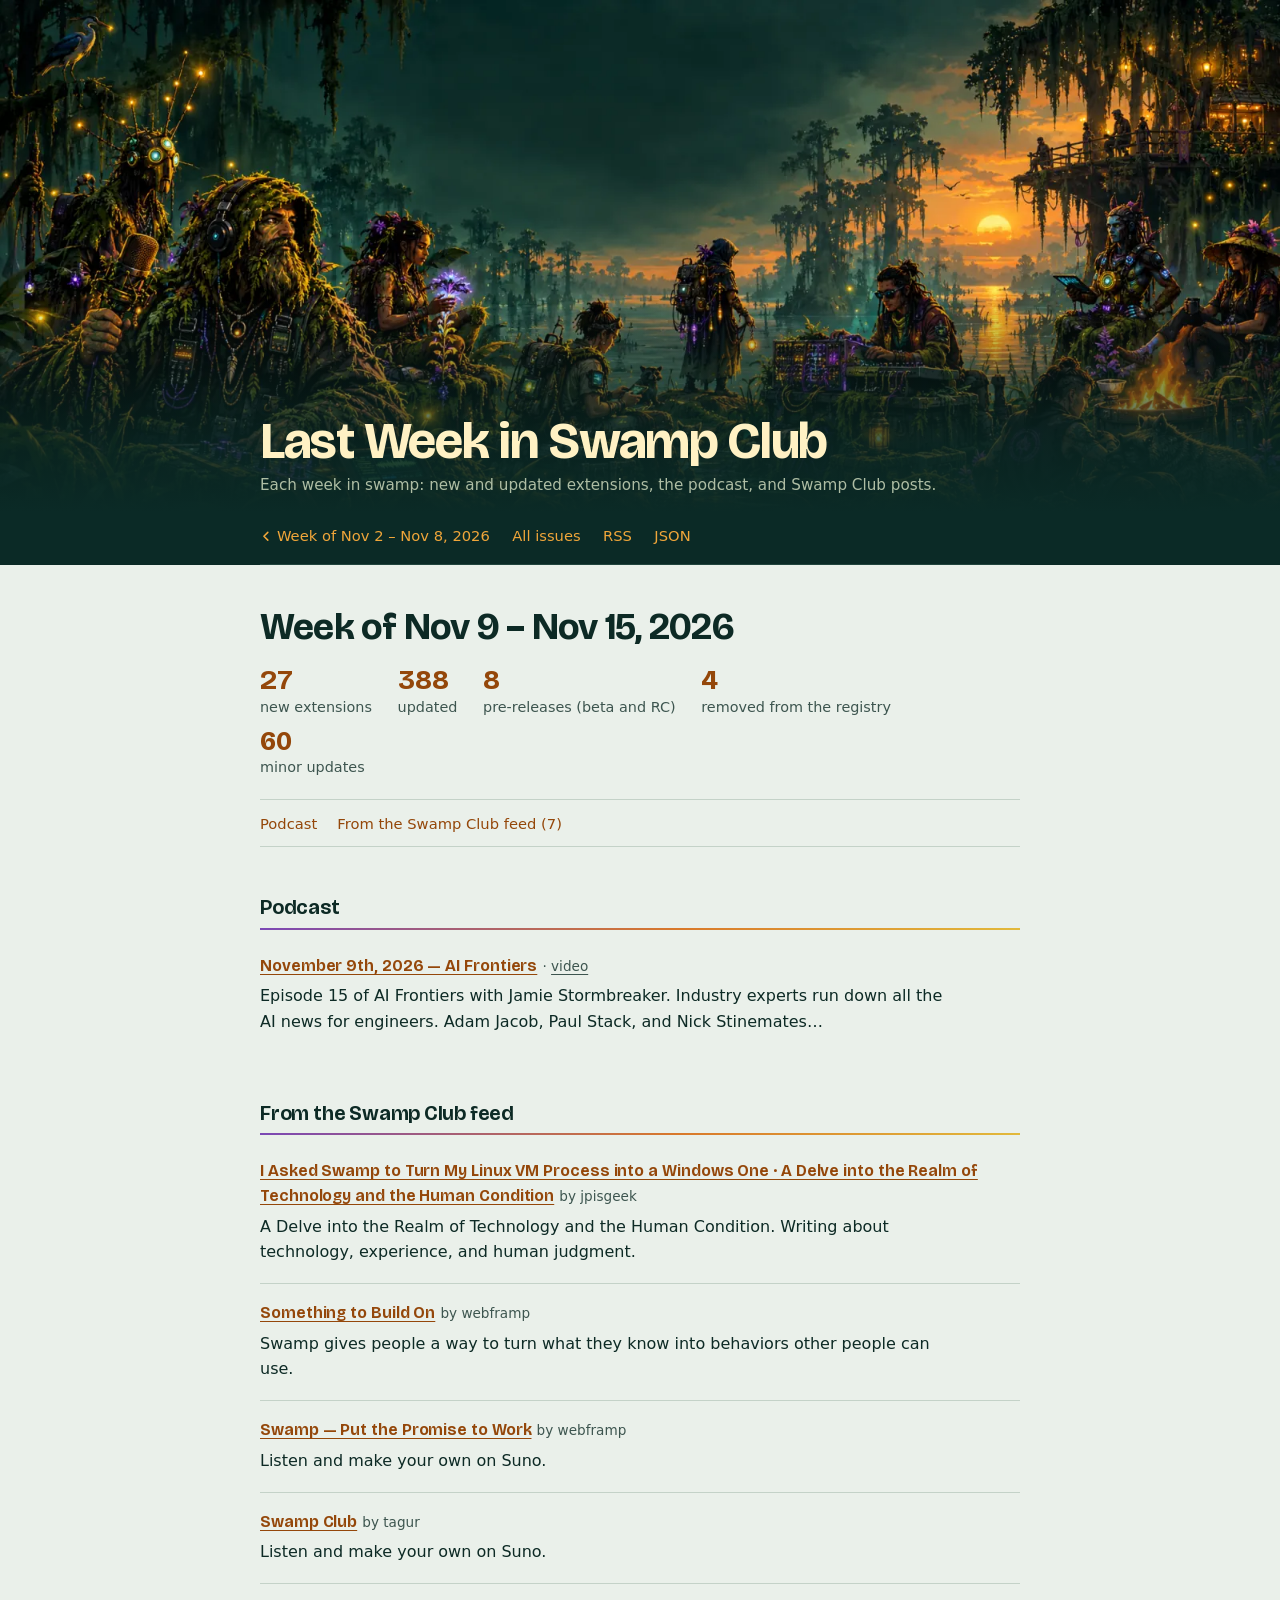
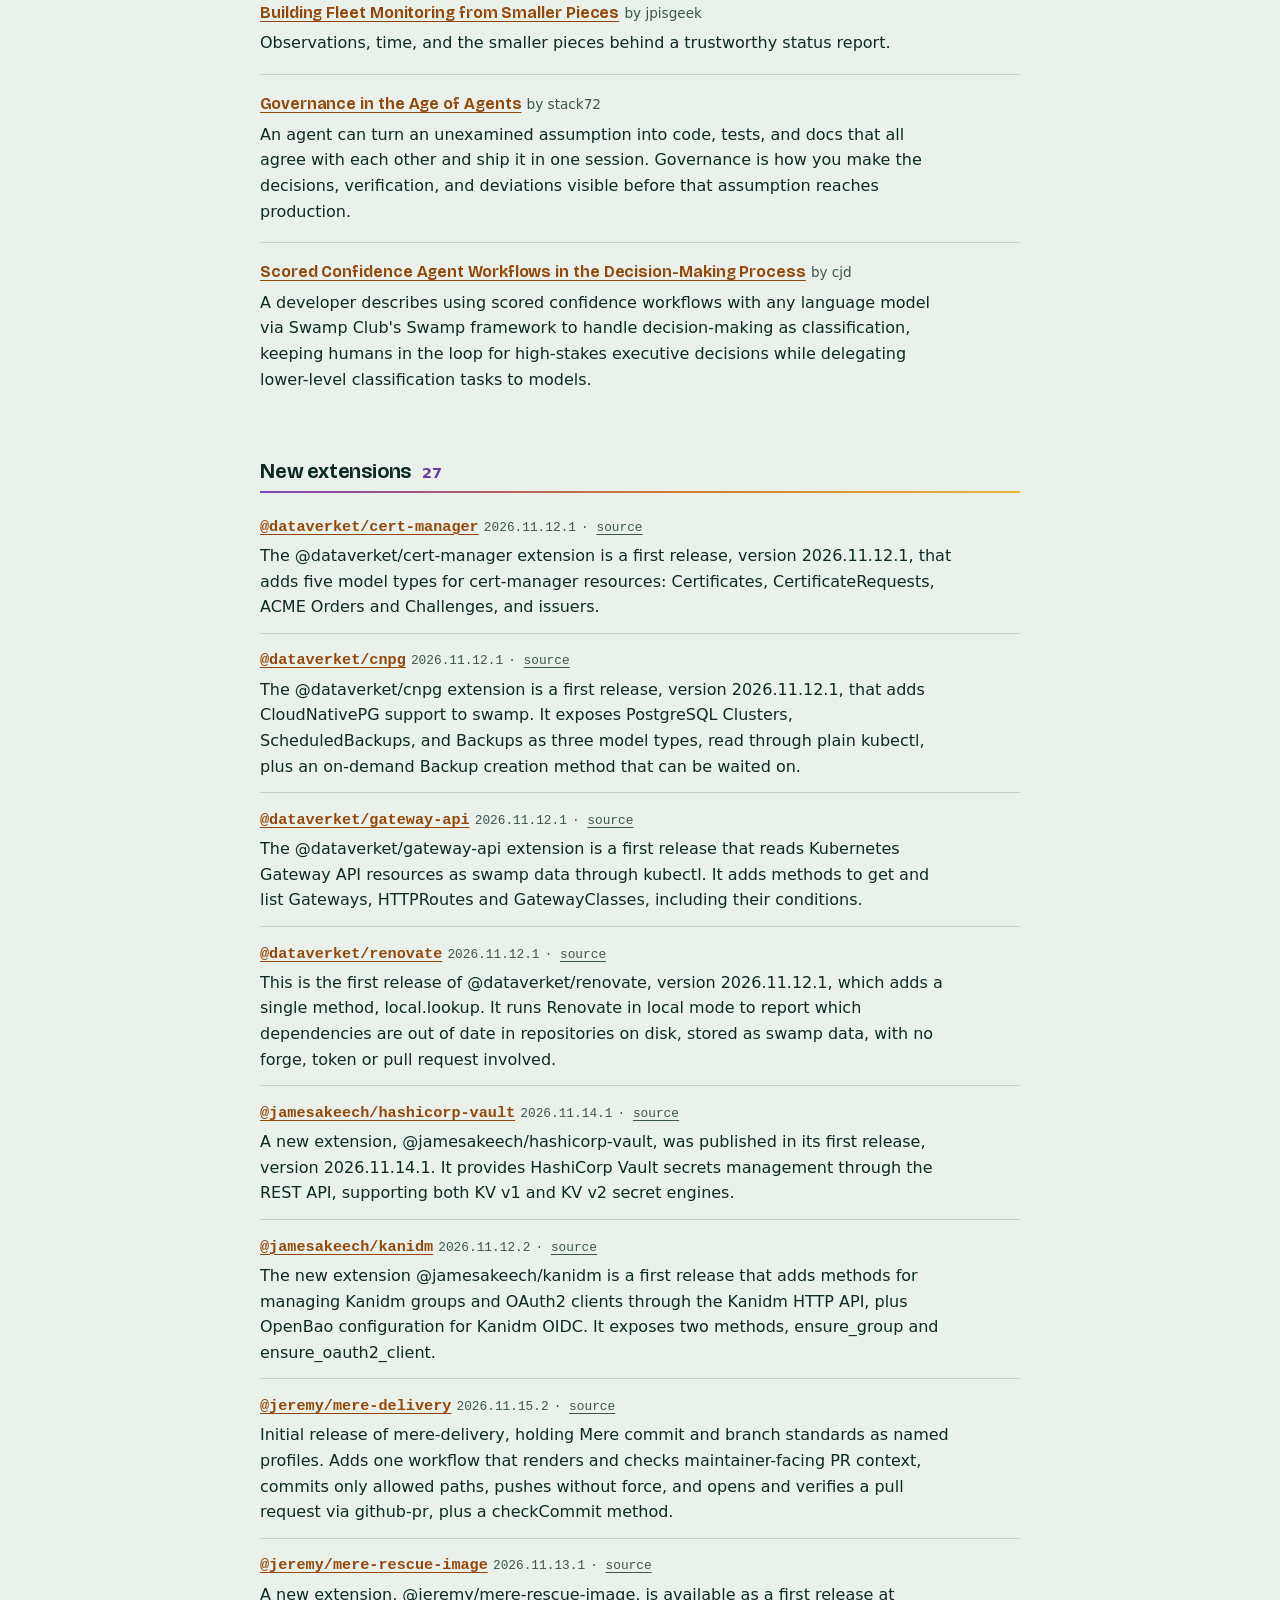
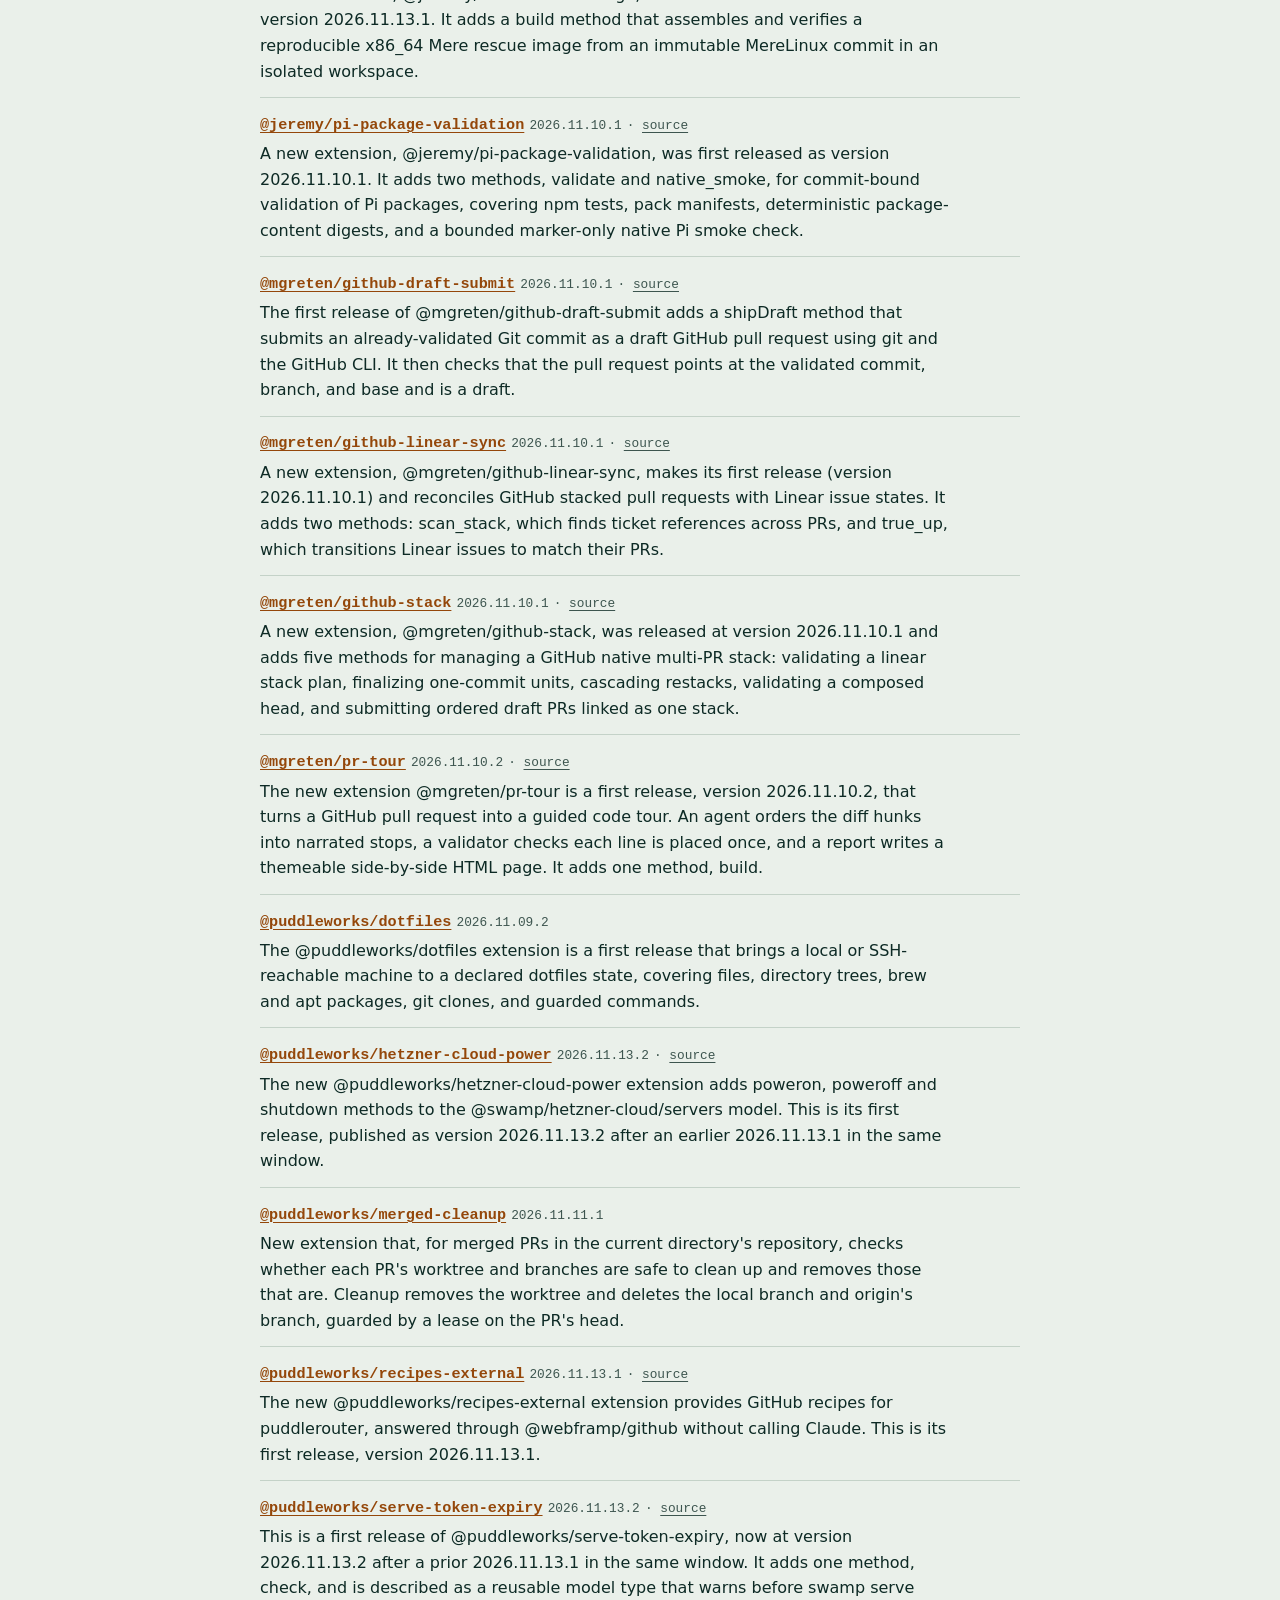
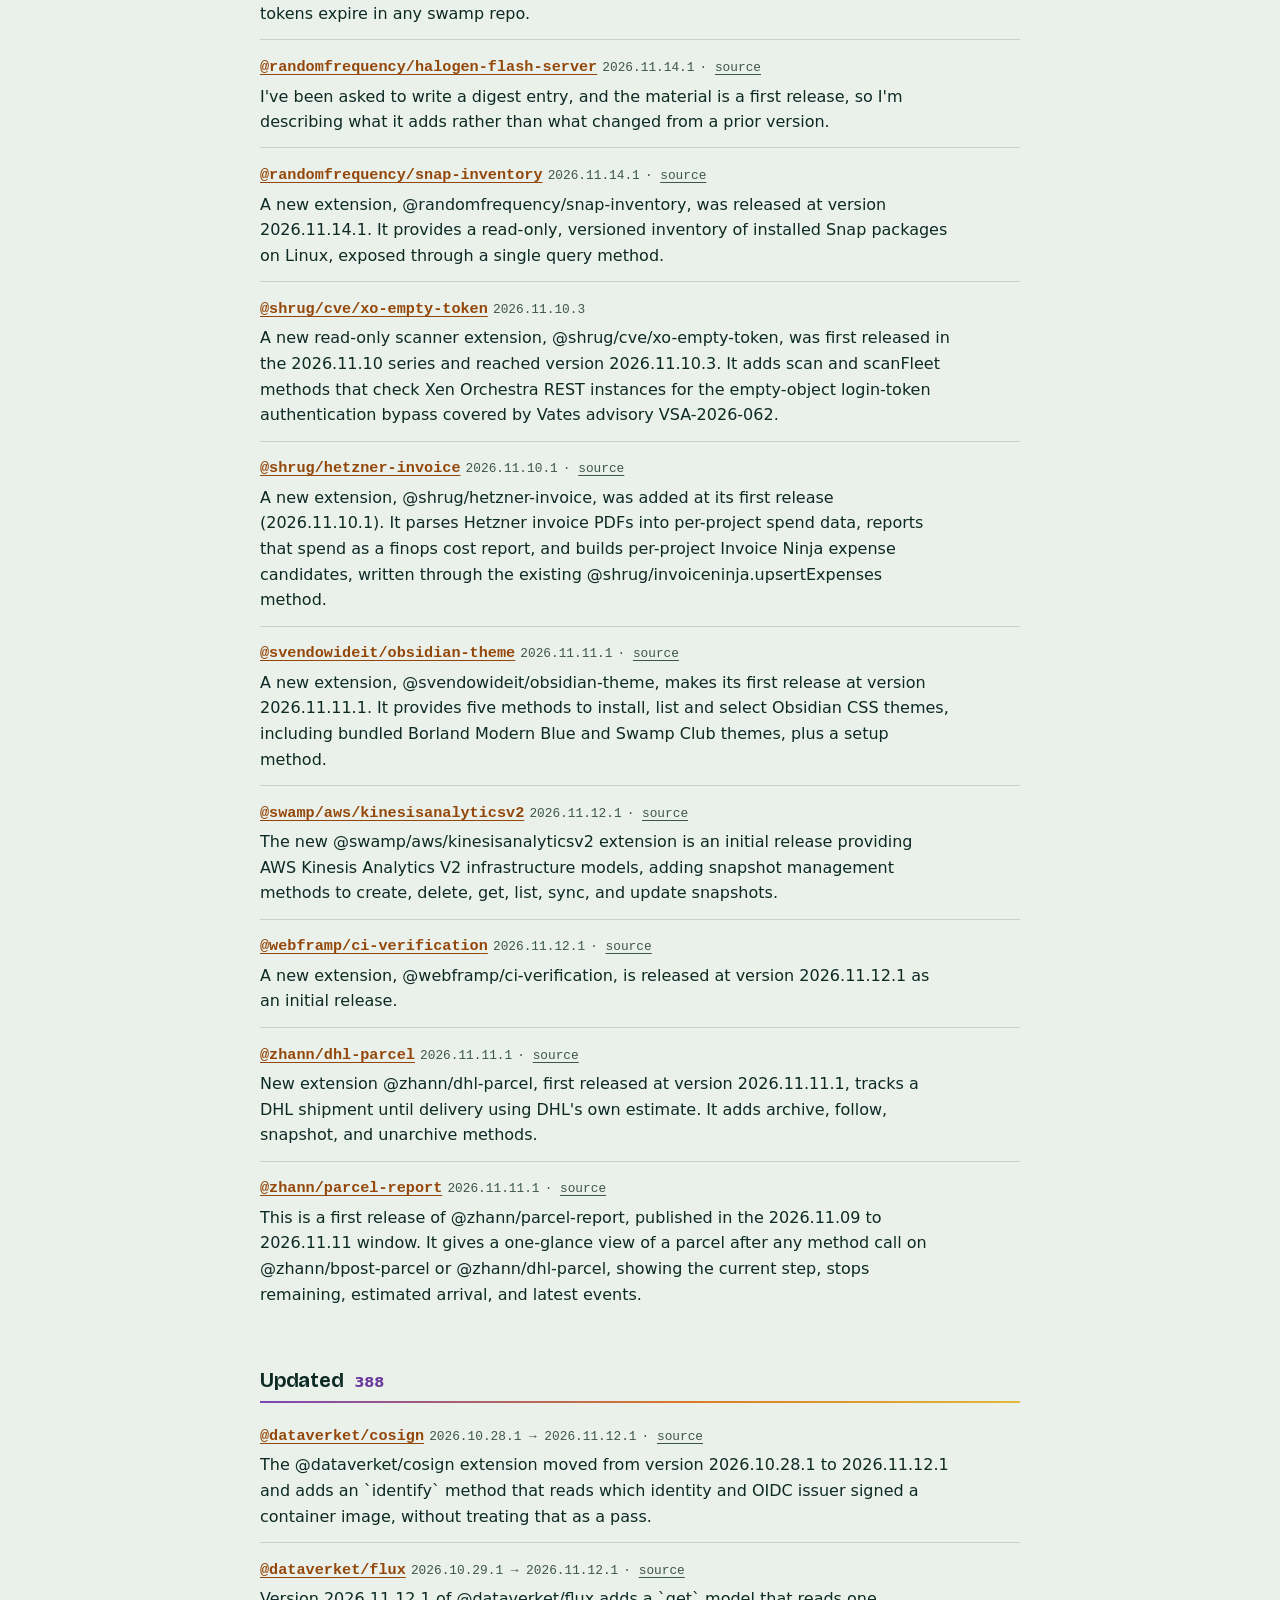
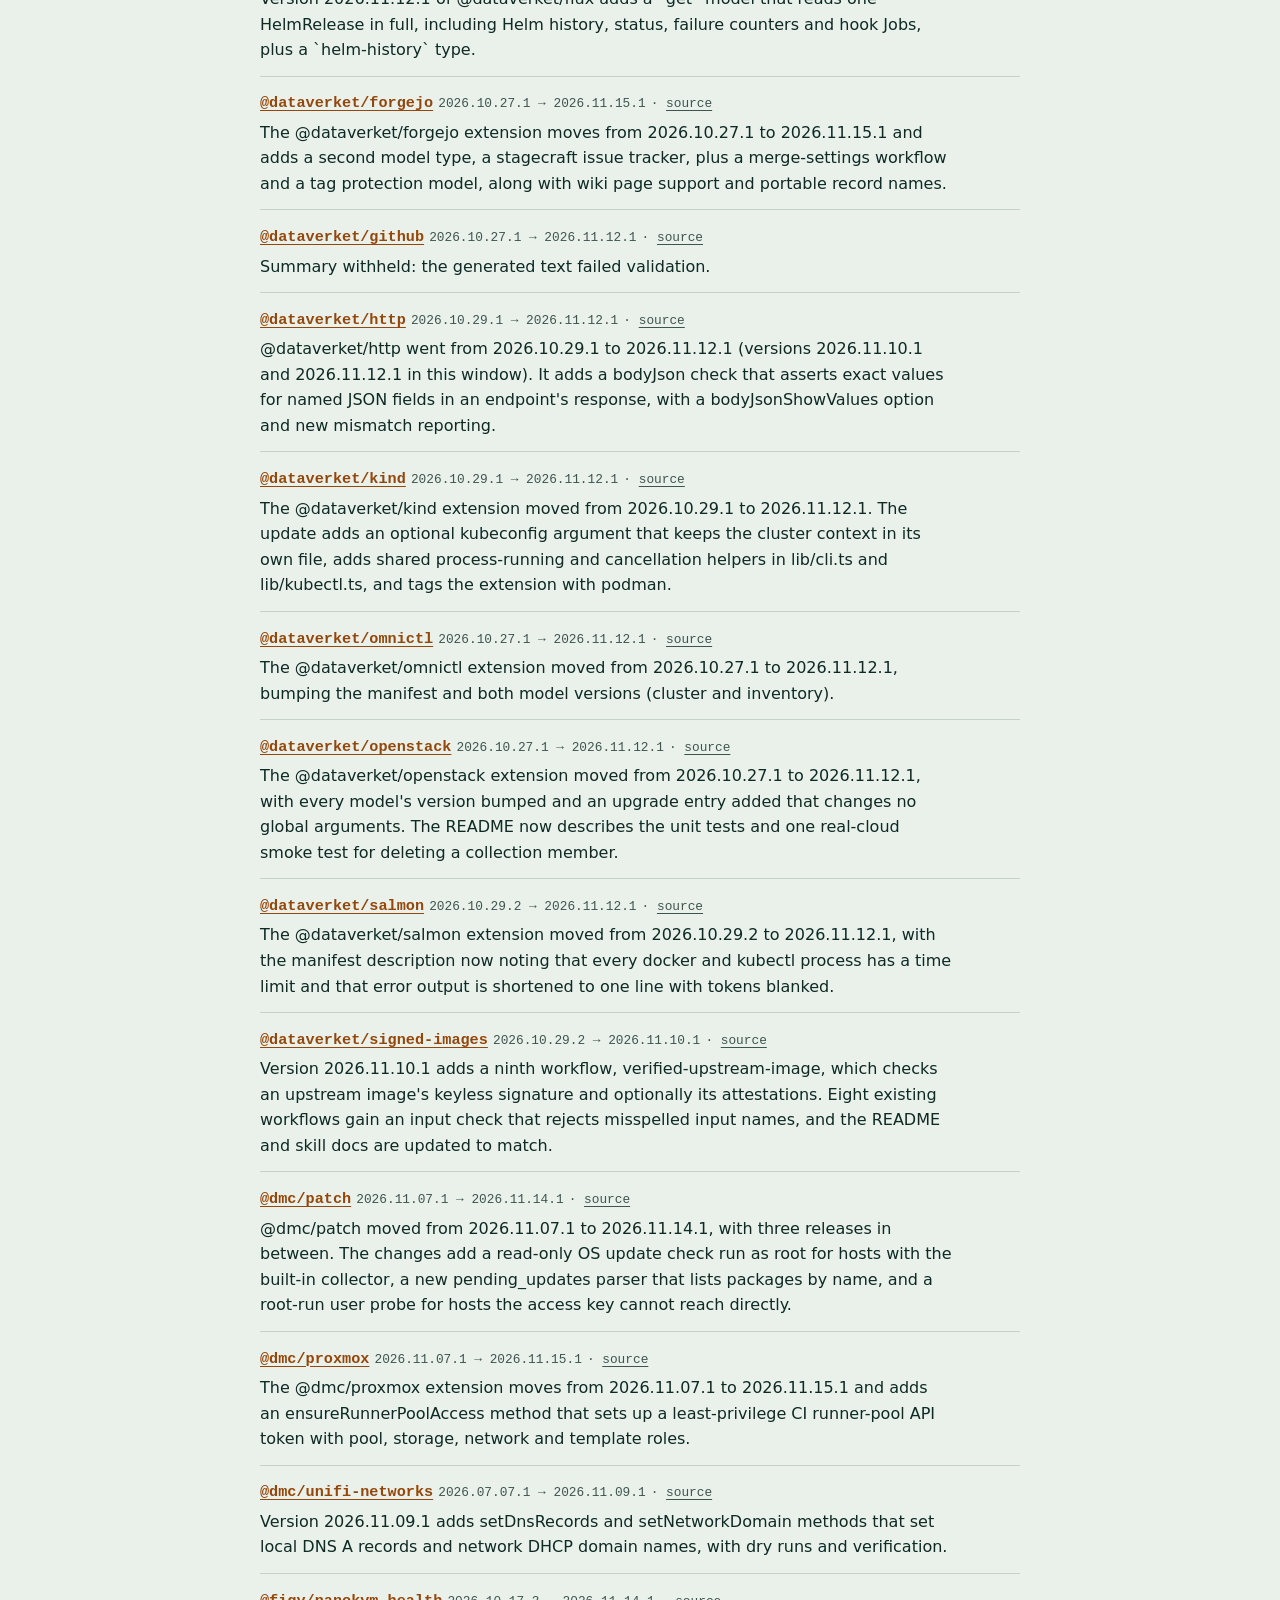
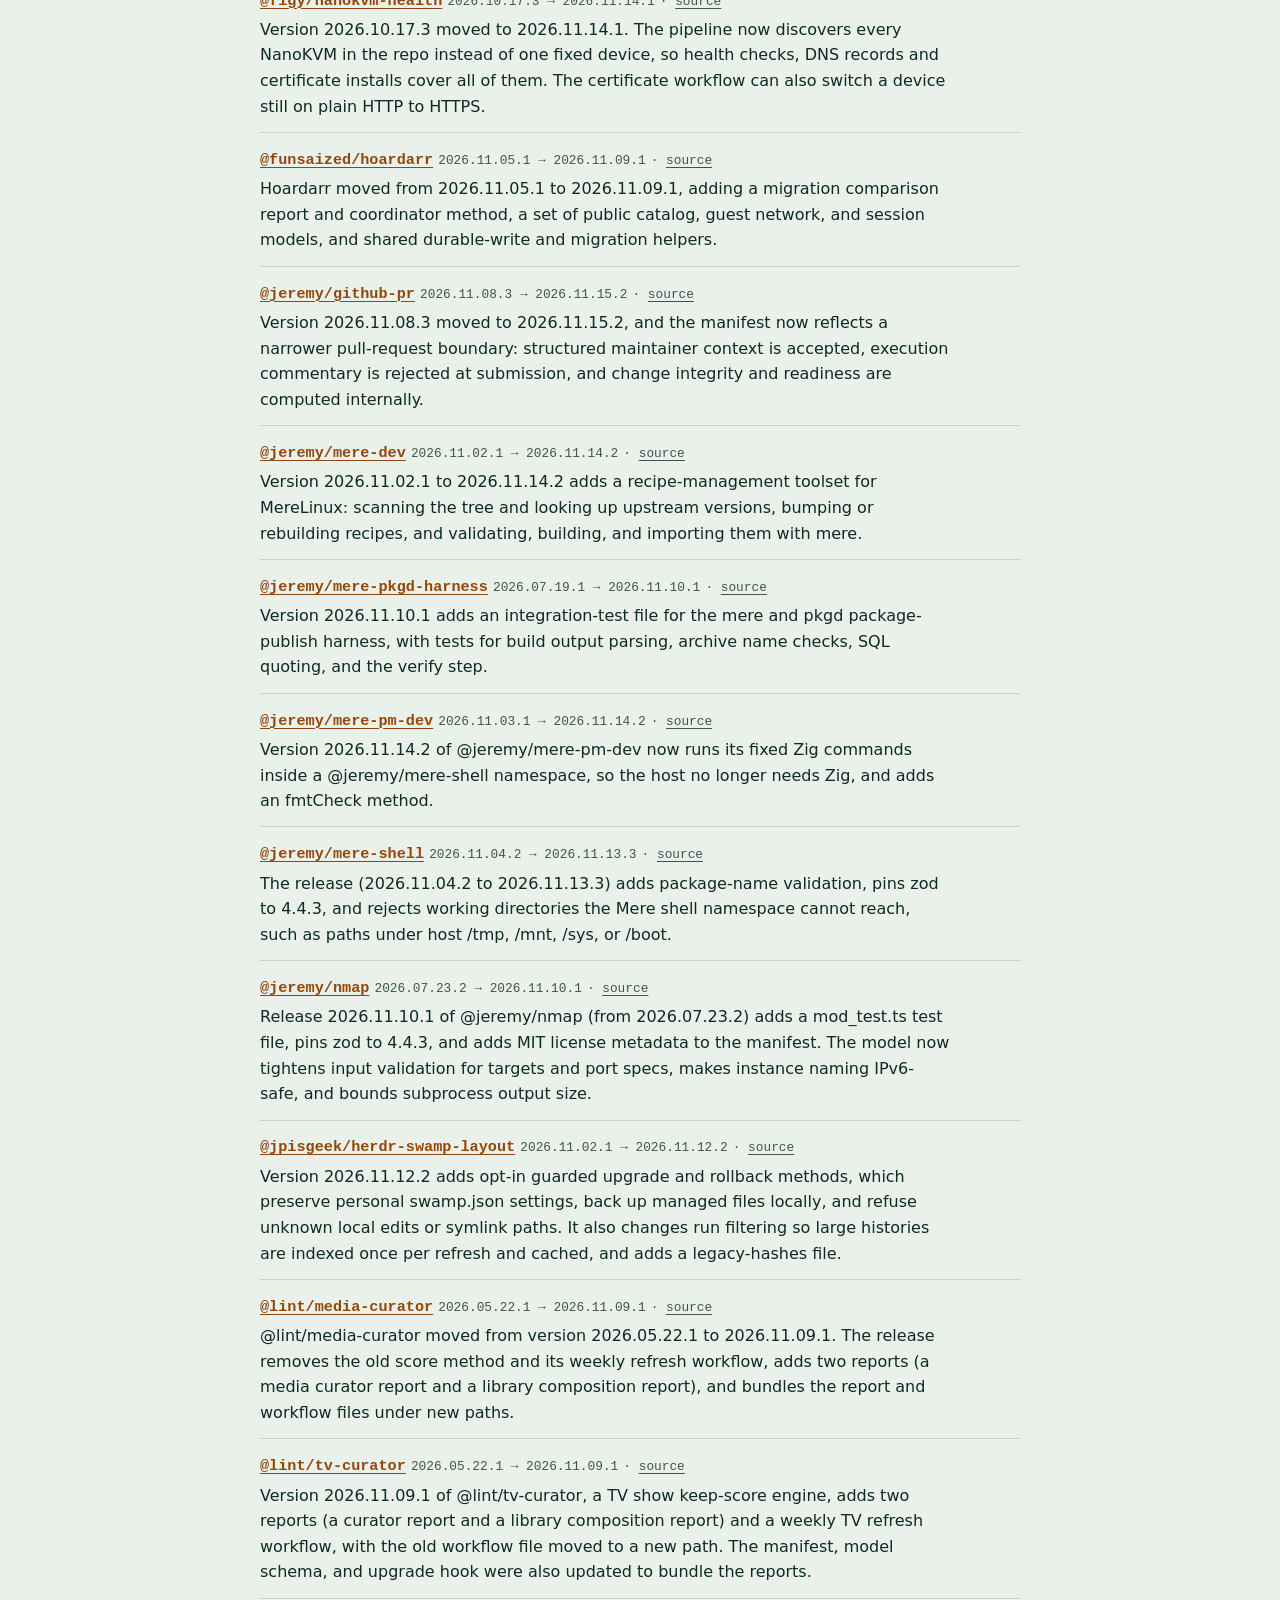
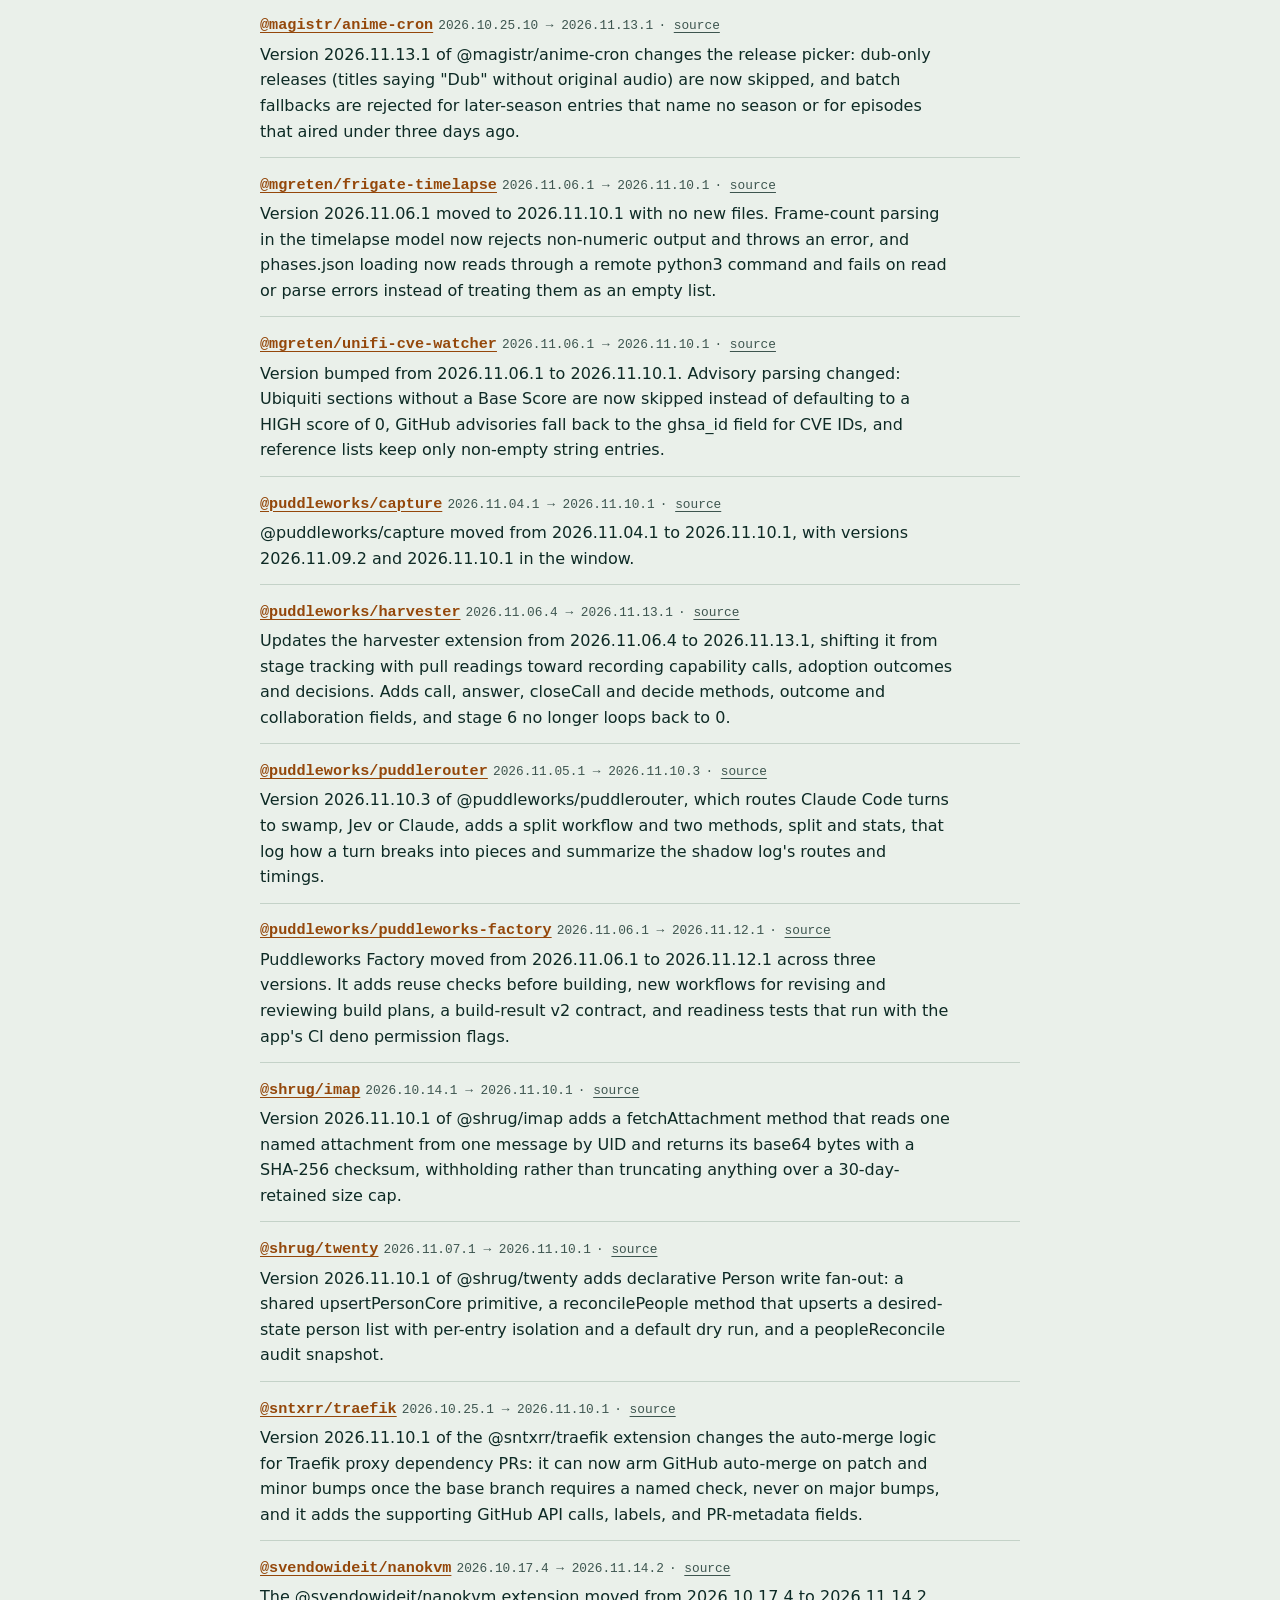
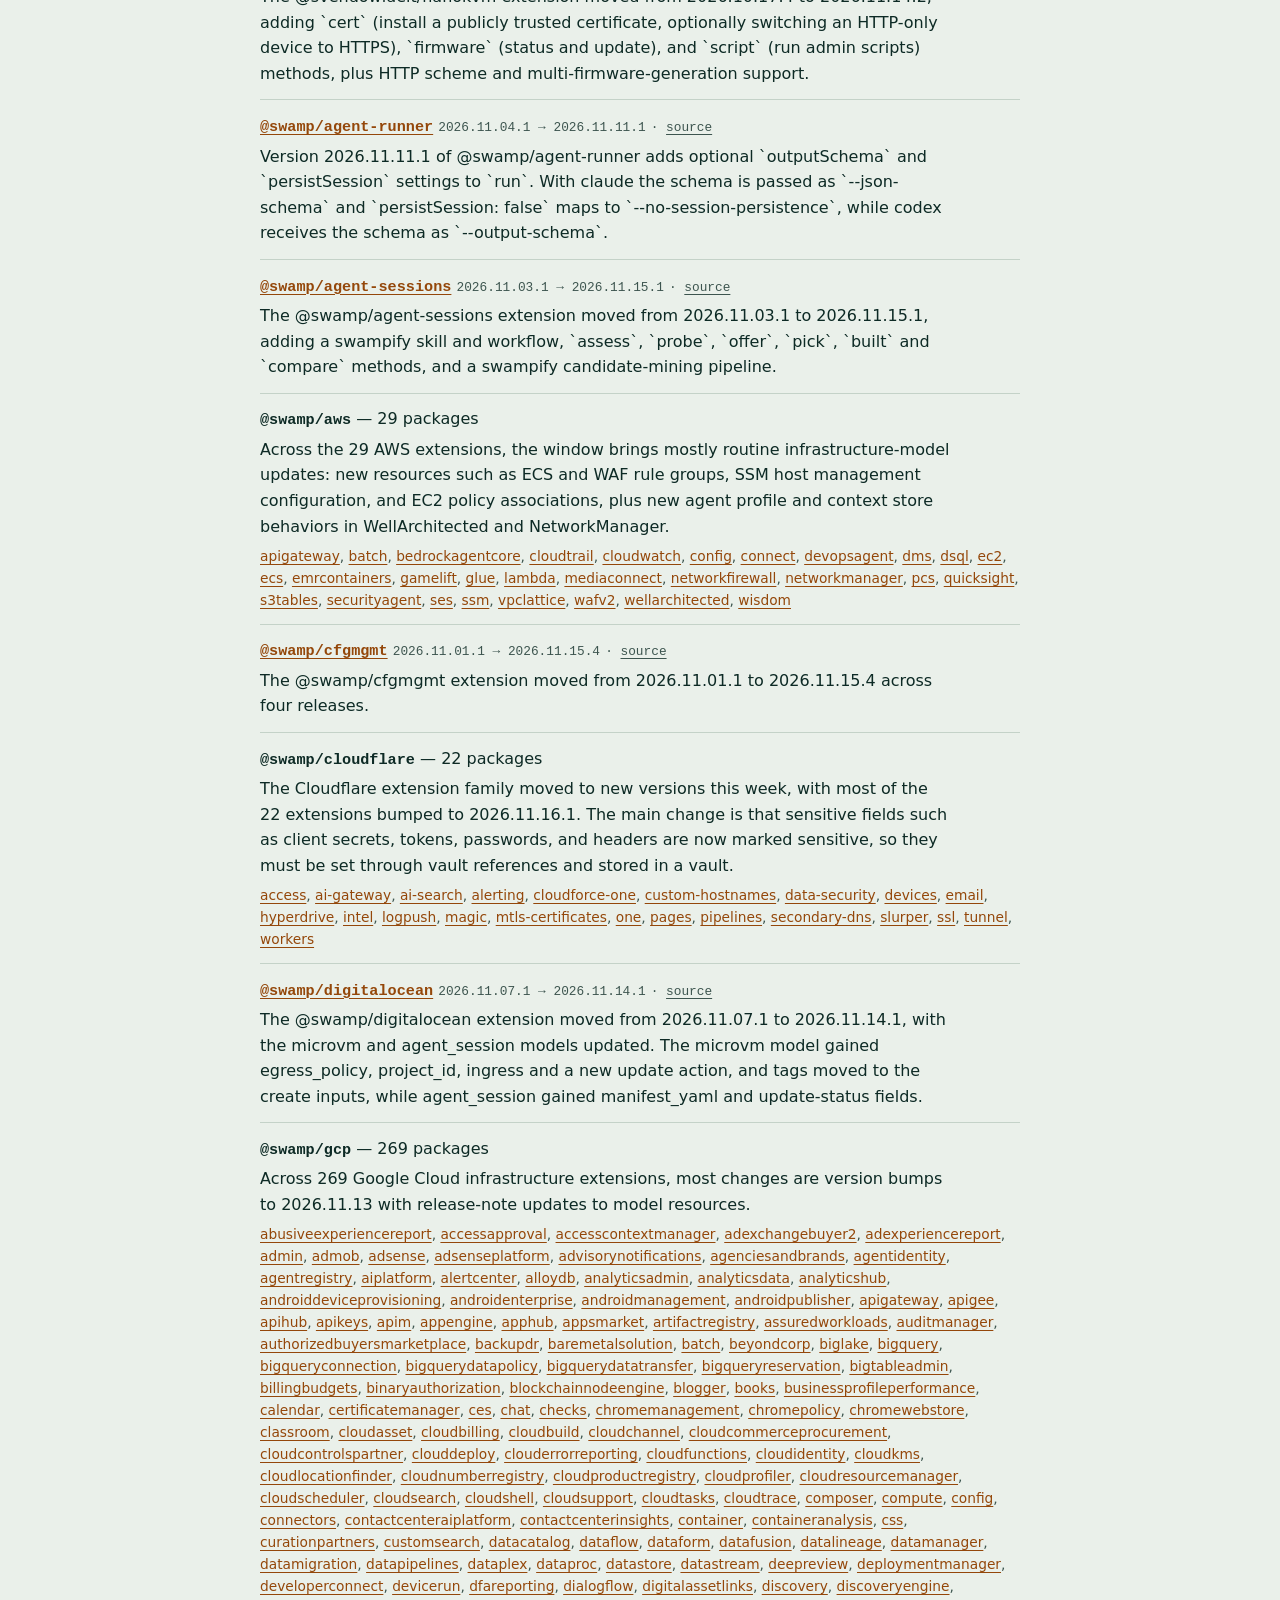
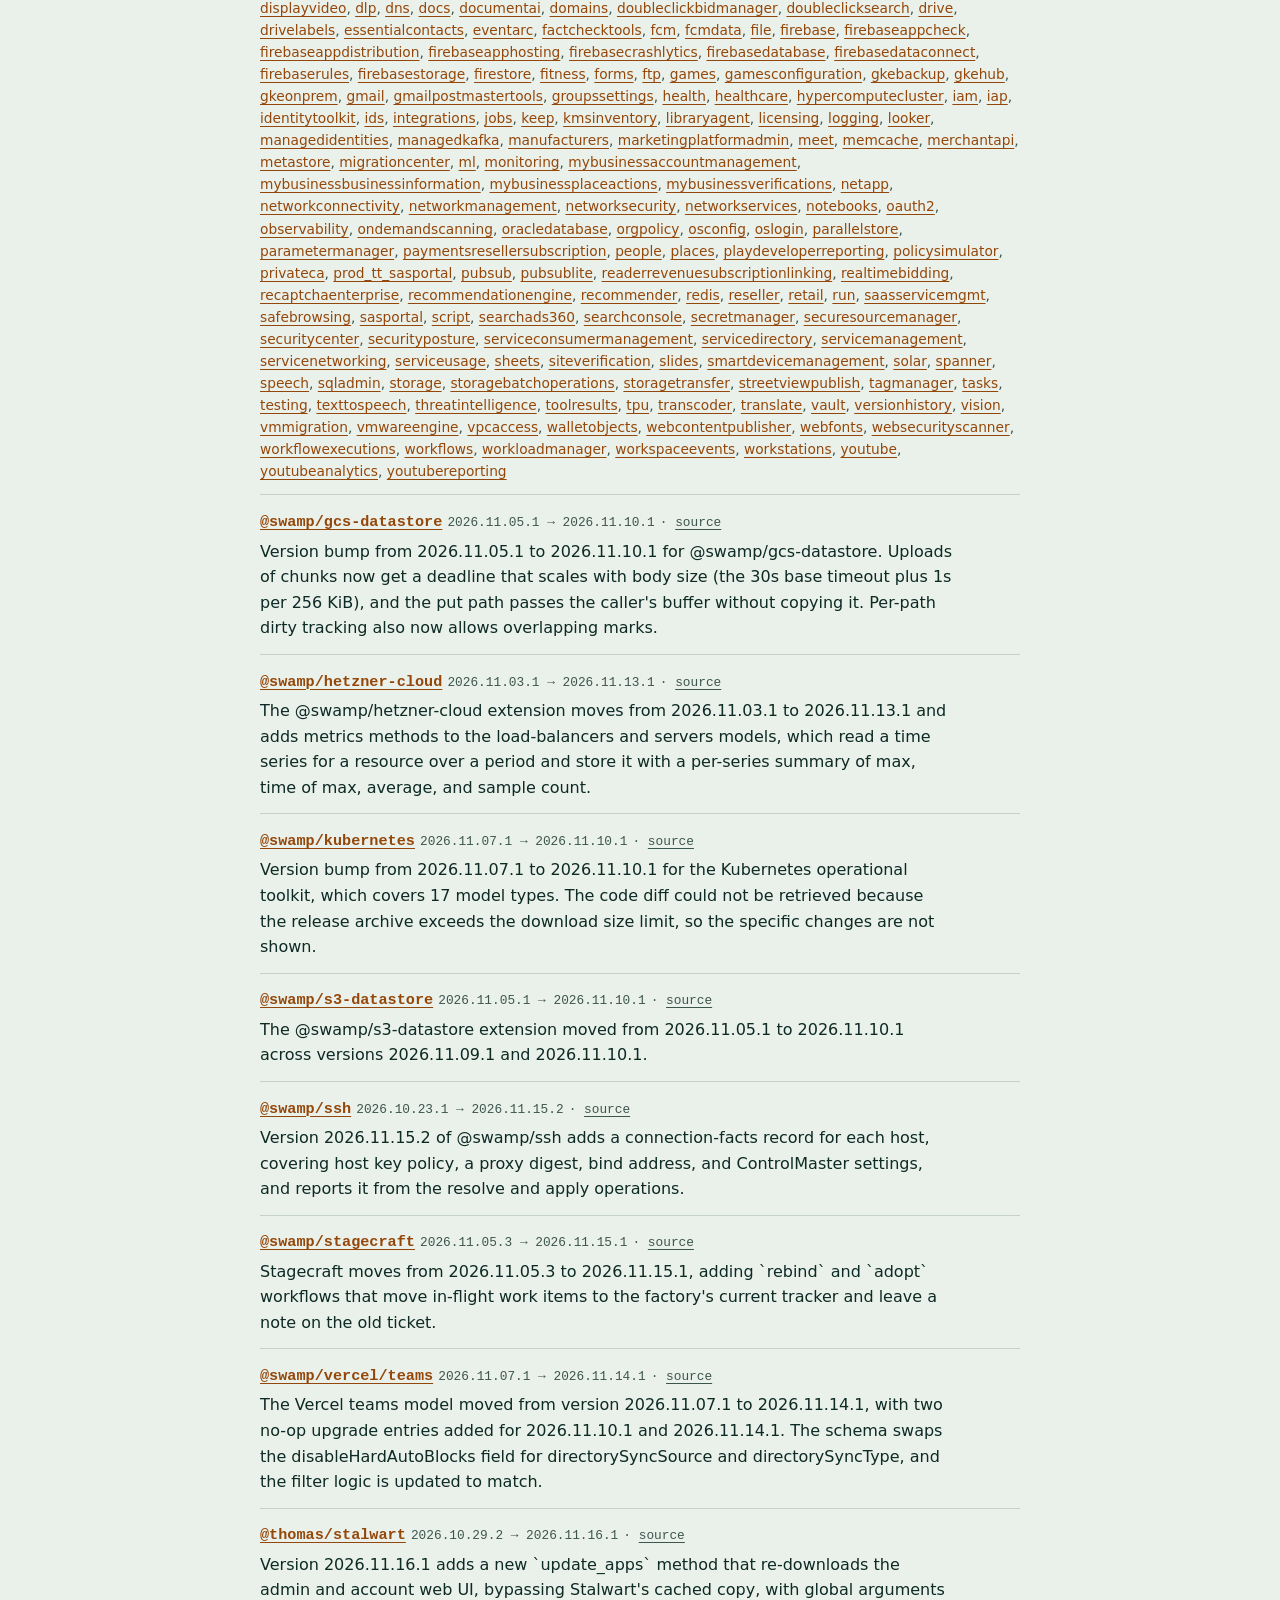
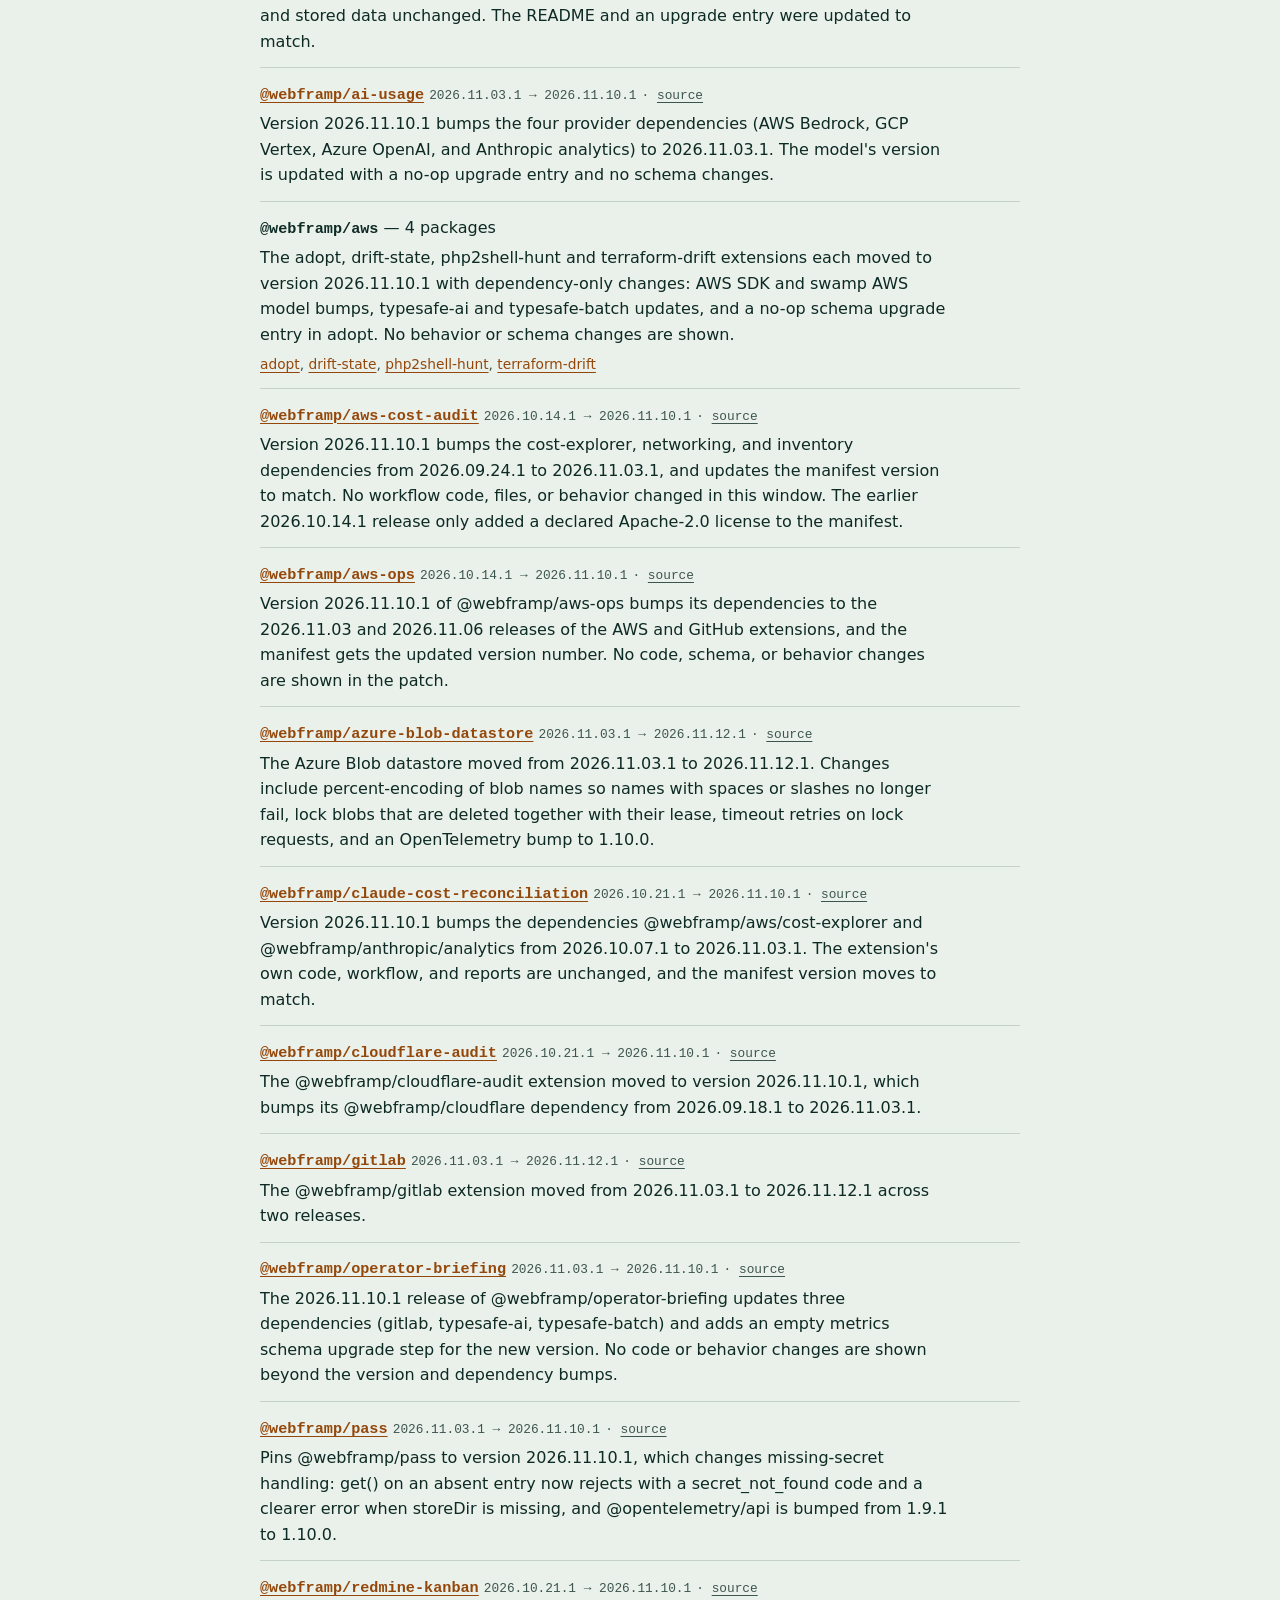
<file: issues/2026-11-09.html>
<!doctype html>
<html lang="en">
<head>
<meta charset="utf-8">
<meta name="viewport" content="width=device-width, initial-scale=1">
<title>Last Week in Swamp Club: Nov 9 – Nov 15, 2026</title>
<meta name="description" content="Swamp extensions, podcast and Swamp Club posts, Nov 9 – Nov 15, 2026">
<meta http-equiv="Content-Security-Policy" content="default-src 'none'; style-src 'self'; img-src 'self'; font-src 'self'">
<meta name="referrer" content="no-referrer">
<link rel="alternate" type="application/rss+xml" title="Last Week in Swamp Club" href="https://lastweekinswamp.club/feed.xml">
<link rel="alternate" type="application/json" href="https://lastweekinswamp.club/issues/2026-11-09.json">
<link rel="prev" href="https://lastweekinswamp.club/issues/2026-11-02.html">
<script type="application/ld+json">{"@context":"https://schema.org","@type":"Article","headline":"Last Week in Swamp Club: week of Nov 9 – Nov 15, 2026","datePublished":"2026-11-16T17:05:41.501Z","url":"https://lastweekinswamp.club/issues/2026-11-09.html","isPartOf":{"@type":"Periodical","name":"Last Week in Swamp Club","url":"https://lastweekinswamp.club"},"about":"Changes in the swamp extension registry","encoding":{"@type":"MediaObject","encodingFormat":"application/json","contentUrl":"https://lastweekinswamp.club/issues/2026-11-09.json"}}</script>
<link rel="stylesheet" href="../site.css">
</head>
<body>
<header class="mast"><figure class="art"><img src="../assets/banner-1600.webp" srcset="../assets/banner-800.webp 800w, ../assets/banner-1600.webp 1600w" sizes="100vw" width="1600" height="640" alt="" decoding="async" fetchpriority="high"><div class="title"><div class="wrap"><p class="site"><a href="../index.html">Last Week in Swamp Club</a></p><p class="tagline">Each week in swamp: new and updated extensions, the podcast, and Swamp Club posts.</p></div></div></figure><div class="wrap"><nav class="bar" aria-label="Site"><a rel="prev" href="./2026-11-02.html"><svg class="arrow" viewBox="0 0 16 16" aria-hidden="true" focusable="false"><path d="M10 3 5 8l5 5" fill="none" stroke="currentColor" stroke-width="2" stroke-linecap="round" stroke-linejoin="round"/></svg>Week of Nov 2 – Nov 8, 2026</a><a href="../index.html#issues">All issues</a><a href="../feed.xml">RSS</a><a href="./2026-11-09.json">JSON</a></nav></div></header>
<main class="wrap">
<h1>Week of Nov 9 – Nov 15, 2026</h1>
<p class="counts"><a href="#new"><b>27</b> <span>new extensions</span></a><a href="#updated"><b>388</b> <span>updated</span></a><a href="#prerelease"><b>8</b> <span>pre-releases (beta and RC)</span></a><a href="#removed"><b>4</b> <span>removed from the registry</span></a><a href="#minor"><b>60</b> <span>minor updates</span></a></p>
<nav class="toc" aria-label="This week in Swamp Club"><a href="#podcast">Podcast</a><a href="#feed">From the Swamp Club feed (7)</a></nav>
<section class="community" id="podcast"><h2>Podcast</h2><ul><li><a class="name" href="https://swamp-club.com/podcast/2026-11-09">November 9th, 2026 — AI Frontiers</a> <span class="ver">· <a href="https://www.youtube.com/watch?v=yvQzf-sxsTA" rel="nofollow noopener">video</a></span><p class="sum">Episode 15 of AI Frontiers with Jamie Stormbreaker. Industry experts run down all the AI news for engineers. Adam Jacob, Paul Stack, and Nick Stinemates…</p></li></ul></section>
<section class="community" id="feed"><h2>From the Swamp Club feed</h2><ul><li><a class="name" href="https://swamp-club.com/feed/p/df2c7e4a-b63b-46fd-b883-ba97882dcfef">I Asked Swamp to Turn My Linux VM Process into a Windows One · A Delve into the Realm of Technology and the Human Condition</a> <span class="ver">by jpisgeek</span><p class="sum">A Delve into the Realm of Technology and the Human Condition. Writing about technology, experience, and human judgment.</p></li>
<li><a class="name" href="https://swamp-club.com/feed/p/9178159e-26f0-4100-b32a-86e4c10f9bb1">Something to Build On</a> <span class="ver">by webframp</span><p class="sum">Swamp gives people a way to turn what they know into behaviors other people can use.</p></li>
<li><a class="name" href="https://swamp-club.com/feed/p/906af7b5-a8ee-497d-8901-6130d4881d61">Swamp — Put the Promise to Work</a> <span class="ver">by webframp</span><p class="sum">Listen and make your own on Suno.</p></li>
<li><a class="name" href="https://swamp-club.com/feed/p/a6f1c13e-e7e0-43a9-ba0f-dc131dd59dd5">Swamp Club</a> <span class="ver">by tagur</span><p class="sum">Listen and make your own on Suno.</p></li>
<li><a class="name" href="https://swamp-club.com/feed/p/5df7c713-0c69-485c-bed2-a2abe9cc6998">Building Fleet Monitoring from Smaller Pieces</a> <span class="ver">by jpisgeek</span><p class="sum">Observations, time, and the smaller pieces behind a trustworthy status report.</p></li>
<li><a class="name" href="https://swamp-club.com/feed/p/aadaf249-22ea-440e-9850-f292b4dc03d3">Governance in the Age of Agents</a> <span class="ver">by stack72</span><p class="sum">An agent can turn an unexamined assumption into code, tests, and docs that all agree with each other and ship it in one session. Governance is how you make the decisions, verification, and deviations visible before that assumption reaches production.</p></li>
<li><a class="name" href="https://swamp-club.com/feed/p/4e1fbb30-0889-49fb-80a5-0f9c17518481">Scored Confidence Agent Workflows in the Decision-Making Process</a> <span class="ver">by cjd</span><p class="sum">A developer describes using scored confidence workflows with any language model via Swamp Club&#39;s Swamp framework to handle decision-making as classification, keeping humans in the loop for high-stakes executive decisions while delegating lower-level classification tasks to models.</p></li></ul></section>
<section id="new"><h2>New extensions <small>27</small></h2><ul><li><a class="name" href="https://swamp-club.com/extensions/@dataverket/cert-manager">@dataverket/cert-manager</a> <span class="ver">2026.11.12.1</span> <span class="ver">· <a href="https://github.com/dataverket-org/swamp-extensions" rel="nofollow noopener">source</a></span><p class="sum">The @dataverket/cert-manager extension is a first release, version 2026.11.12.1, that adds five model types for cert-manager resources: Certificates, CertificateRequests, ACME Orders and Challenges, and issuers.</p></li>
<li><a class="name" href="https://swamp-club.com/extensions/@dataverket/cnpg">@dataverket/cnpg</a> <span class="ver">2026.11.12.1</span> <span class="ver">· <a href="https://github.com/dataverket-org/swamp-extensions" rel="nofollow noopener">source</a></span><p class="sum">The @dataverket/cnpg extension is a first release, version 2026.11.12.1, that adds CloudNativePG support to swamp. It exposes PostgreSQL Clusters, ScheduledBackups, and Backups as three model types, read through plain kubectl, plus an on-demand Backup creation method that can be waited on.</p></li>
<li><a class="name" href="https://swamp-club.com/extensions/@dataverket/gateway-api">@dataverket/gateway-api</a> <span class="ver">2026.11.12.1</span> <span class="ver">· <a href="https://github.com/dataverket-org/swamp-extensions" rel="nofollow noopener">source</a></span><p class="sum">The @dataverket/gateway-api extension is a first release that reads Kubernetes Gateway API resources as swamp data through kubectl. It adds methods to get and list Gateways, HTTPRoutes and GatewayClasses, including their conditions.</p></li>
<li><a class="name" href="https://swamp-club.com/extensions/@dataverket/renovate">@dataverket/renovate</a> <span class="ver">2026.11.12.1</span> <span class="ver">· <a href="https://github.com/dataverket-org/swamp-extensions" rel="nofollow noopener">source</a></span><p class="sum">This is the first release of @dataverket/renovate, version 2026.11.12.1, which adds a single method, local.lookup. It runs Renovate in local mode to report which dependencies are out of date in repositories on disk, stored as swamp data, with no forge, token or pull request involved.</p></li>
<li><a class="name" href="https://swamp-club.com/extensions/@jamesakeech/hashicorp-vault">@jamesakeech/hashicorp-vault</a> <span class="ver">2026.11.14.1</span> <span class="ver">· <a href="https://github.com/jimmykeech/swamp-extensions" rel="nofollow noopener">source</a></span><p class="sum">A new extension, @jamesakeech/hashicorp-vault, was published in its first release, version 2026.11.14.1. It provides HashiCorp Vault secrets management through the REST API, supporting both KV v1 and KV v2 secret engines.</p></li>
<li><a class="name" href="https://swamp-club.com/extensions/@jamesakeech/kanidm">@jamesakeech/kanidm</a> <span class="ver">2026.11.12.2</span> <span class="ver">· <a href="https://github.com/jimmykeech/swamp-extensions" rel="nofollow noopener">source</a></span><p class="sum">The new extension @jamesakeech/kanidm is a first release that adds methods for managing Kanidm groups and OAuth2 clients through the Kanidm HTTP API, plus OpenBao configuration for Kanidm OIDC. It exposes two methods, ensure_group and ensure_oauth2_client.</p></li>
<li><a class="name" href="https://swamp-club.com/extensions/@jeremy/mere-delivery">@jeremy/mere-delivery</a> <span class="ver">2026.11.15.2</span> <span class="ver">· <a href="https://github.com/jhuntwork/swamp-extensions" rel="nofollow noopener">source</a></span><p class="sum">Initial release of mere-delivery, holding Mere commit and branch standards as named profiles. Adds one workflow that renders and checks maintainer-facing PR context, commits only allowed paths, pushes without force, and opens and verifies a pull request via github-pr, plus a checkCommit method.</p></li>
<li><a class="name" href="https://swamp-club.com/extensions/@jeremy/mere-rescue-image">@jeremy/mere-rescue-image</a> <span class="ver">2026.11.13.1</span> <span class="ver">· <a href="https://github.com/jhuntwork/swamp-extensions" rel="nofollow noopener">source</a></span><p class="sum">A new extension, @jeremy/mere-rescue-image, is available as a first release at version 2026.11.13.1. It adds a build method that assembles and verifies a reproducible x86_64 Mere rescue image from an immutable MereLinux commit in an isolated workspace.</p></li>
<li><a class="name" href="https://swamp-club.com/extensions/@jeremy/pi-package-validation">@jeremy/pi-package-validation</a> <span class="ver">2026.11.10.1</span> <span class="ver">· <a href="https://github.com/jhuntwork/swamp-extensions" rel="nofollow noopener">source</a></span><p class="sum">A new extension, @jeremy/pi-package-validation, was first released as version 2026.11.10.1. It adds two methods, validate and native_smoke, for commit-bound validation of Pi packages, covering npm tests, pack manifests, deterministic package-content digests, and a bounded marker-only native Pi smoke check.</p></li>
<li><a class="name" href="https://swamp-club.com/extensions/@mgreten/github-draft-submit">@mgreten/github-draft-submit</a> <span class="ver">2026.11.10.1</span> <span class="ver">· <a href="https://github.com/meagerfindings/mgreten-swamp-extensions" rel="nofollow noopener">source</a></span><p class="sum">The first release of @mgreten/github-draft-submit adds a shipDraft method that submits an already-validated Git commit as a draft GitHub pull request using git and the GitHub CLI. It then checks that the pull request points at the validated commit, branch, and base and is a draft.</p></li>
<li><a class="name" href="https://swamp-club.com/extensions/@mgreten/github-linear-sync">@mgreten/github-linear-sync</a> <span class="ver">2026.11.10.1</span> <span class="ver">· <a href="https://github.com/meagerfindings/mgreten-swamp-extensions" rel="nofollow noopener">source</a></span><p class="sum">A new extension, @mgreten/github-linear-sync, makes its first release (version 2026.11.10.1) and reconciles GitHub stacked pull requests with Linear issue states. It adds two methods: scan_stack, which finds ticket references across PRs, and true_up, which transitions Linear issues to match their PRs.</p></li>
<li><a class="name" href="https://swamp-club.com/extensions/@mgreten/github-stack">@mgreten/github-stack</a> <span class="ver">2026.11.10.1</span> <span class="ver">· <a href="https://github.com/meagerfindings/mgreten-swamp-extensions" rel="nofollow noopener">source</a></span><p class="sum">A new extension, @mgreten/github-stack, was released at version 2026.11.10.1 and adds five methods for managing a GitHub native multi-PR stack: validating a linear stack plan, finalizing one-commit units, cascading restacks, validating a composed head, and submitting ordered draft PRs linked as one stack.</p></li>
<li><a class="name" href="https://swamp-club.com/extensions/@mgreten/pr-tour">@mgreten/pr-tour</a> <span class="ver">2026.11.10.2</span> <span class="ver">· <a href="https://github.com/meagerfindings/mgreten-swamp-extensions" rel="nofollow noopener">source</a></span><p class="sum">The new extension @mgreten/pr-tour is a first release, version 2026.11.10.2, that turns a GitHub pull request into a guided code tour. An agent orders the diff hunks into narrated stops, a validator checks each line is placed once, and a report writes a themeable side-by-side HTML page. It adds one method, build.</p></li>
<li><a class="name" href="https://swamp-club.com/extensions/@puddleworks/dotfiles">@puddleworks/dotfiles</a> <span class="ver">2026.11.09.2</span><p class="sum">The @puddleworks/dotfiles extension is a first release that brings a local or SSH-reachable machine to a declared dotfiles state, covering files, directory trees, brew and apt packages, git clones, and guarded commands.</p></li>
<li><a class="name" href="https://swamp-club.com/extensions/@puddleworks/hetzner-cloud-power">@puddleworks/hetzner-cloud-power</a> <span class="ver">2026.11.13.2</span> <span class="ver">· <a href="https://github.com/mesgme/hetzner-cloud-power" rel="nofollow noopener">source</a></span><p class="sum">The new @puddleworks/hetzner-cloud-power extension adds poweron, poweroff and shutdown methods to the @swamp/hetzner-cloud/servers model. This is its first release, published as version 2026.11.13.2 after an earlier 2026.11.13.1 in the same window.</p></li>
<li><a class="name" href="https://swamp-club.com/extensions/@puddleworks/merged-cleanup">@puddleworks/merged-cleanup</a> <span class="ver">2026.11.11.1</span><p class="sum">New extension that, for merged PRs in the current directory&#39;s repository, checks whether each PR&#39;s worktree and branches are safe to clean up and removes those that are. Cleanup removes the worktree and deletes the local branch and origin&#39;s branch, guarded by a lease on the PR&#39;s head.</p></li>
<li><a class="name" href="https://swamp-club.com/extensions/@puddleworks/recipes-external">@puddleworks/recipes-external</a> <span class="ver">2026.11.13.1</span> <span class="ver">· <a href="https://github.com/puddle-works/recipes-external" rel="nofollow noopener">source</a></span><p class="sum">The new @puddleworks/recipes-external extension provides GitHub recipes for puddlerouter, answered through @webframp/github without calling Claude. This is its first release, version 2026.11.13.1.</p></li>
<li><a class="name" href="https://swamp-club.com/extensions/@puddleworks/serve-token-expiry">@puddleworks/serve-token-expiry</a> <span class="ver">2026.11.13.2</span> <span class="ver">· <a href="https://github.com/mesgme/swamp-serve-token-expiry" rel="nofollow noopener">source</a></span><p class="sum">This is a first release of @puddleworks/serve-token-expiry, now at version 2026.11.13.2 after a prior 2026.11.13.1 in the same window. It adds one method, check, and is described as a reusable model type that warns before swamp serve tokens expire in any swamp repo.</p></li>
<li><a class="name" href="https://swamp-club.com/extensions/@randomfrequency/halogen-flash-server">@randomfrequency/halogen-flash-server</a> <span class="ver">2026.11.14.1</span> <span class="ver">· <a href="https://github.com/vjanelle/swamp-halogen-flash-server" rel="nofollow noopener">source</a></span><p class="sum">I&#39;ve been asked to write a digest entry, and the material is a first release, so I&#39;m describing what it adds rather than what changed from a prior version.</p></li>
<li><a class="name" href="https://swamp-club.com/extensions/@randomfrequency/snap-inventory">@randomfrequency/snap-inventory</a> <span class="ver">2026.11.14.1</span> <span class="ver">· <a href="https://github.com/vjanelle/snap-inventory" rel="nofollow noopener">source</a></span><p class="sum">A new extension, @randomfrequency/snap-inventory, was released at version 2026.11.14.1. It provides a read-only, versioned inventory of installed Snap packages on Linux, exposed through a single query method.</p></li>
<li><a class="name" href="https://swamp-club.com/extensions/@shrug/cve/xo-empty-token">@shrug/cve/xo-empty-token</a> <span class="ver">2026.11.10.3</span><p class="sum">A new read-only scanner extension, @shrug/cve/xo-empty-token, was first released in the 2026.11.10 series and reached version 2026.11.10.3. It adds scan and scanFleet methods that check Xen Orchestra REST instances for the empty-object login-token authentication bypass covered by Vates advisory VSA-2026-062.</p></li>
<li><a class="name" href="https://swamp-club.com/extensions/@shrug/hetzner-invoice">@shrug/hetzner-invoice</a> <span class="ver">2026.11.10.1</span> <span class="ver">· <a href="https://github.com/shrugpw/swamp-hetzner-invoice" rel="nofollow noopener">source</a></span><p class="sum">A new extension, @shrug/hetzner-invoice, was added at its first release (2026.11.10.1). It parses Hetzner invoice PDFs into per-project spend data, reports that spend as a finops cost report, and builds per-project Invoice Ninja expense candidates, written through the existing @shrug/invoiceninja.upsertExpenses method.</p></li>
<li><a class="name" href="https://swamp-club.com/extensions/@svendowideit/obsidian-theme">@svendowideit/obsidian-theme</a> <span class="ver">2026.11.11.1</span> <span class="ver">· <a href="https://github.com/svendowideit/swamp-extensions" rel="nofollow noopener">source</a></span><p class="sum">A new extension, @svendowideit/obsidian-theme, makes its first release at version 2026.11.11.1. It provides five methods to install, list and select Obsidian CSS themes, including bundled Borland Modern Blue and Swamp Club themes, plus a setup method.</p></li>
<li><a class="name" href="https://swamp-club.com/extensions/@swamp/aws/kinesisanalyticsv2">@swamp/aws/kinesisanalyticsv2</a> <span class="ver">2026.11.12.1</span> <span class="ver">· <a href="https://github.com/swamp-club/swamp-extensions" rel="nofollow noopener">source</a></span><p class="sum">The new @swamp/aws/kinesisanalyticsv2 extension is an initial release providing AWS Kinesis Analytics V2 infrastructure models, adding snapshot management methods to create, delete, get, list, sync, and update snapshots.</p></li>
<li><a class="name" href="https://swamp-club.com/extensions/@webframp/ci-verification">@webframp/ci-verification</a> <span class="ver">2026.11.12.1</span> <span class="ver">· <a href="https://github.com/webframp/swamp-extensions" rel="nofollow noopener">source</a></span><p class="sum">A new extension, @webframp/ci-verification, is released at version 2026.11.12.1 as an initial release.</p></li>
<li><a class="name" href="https://swamp-club.com/extensions/@zhann/dhl-parcel">@zhann/dhl-parcel</a> <span class="ver">2026.11.11.1</span> <span class="ver">· <a href="https://github.com/zhann/parcel-tracker" rel="nofollow noopener">source</a></span><p class="sum">New extension @zhann/dhl-parcel, first released at version 2026.11.11.1, tracks a DHL shipment until delivery using DHL&#39;s own estimate. It adds archive, follow, snapshot, and unarchive methods.</p></li>
<li><a class="name" href="https://swamp-club.com/extensions/@zhann/parcel-report">@zhann/parcel-report</a> <span class="ver">2026.11.11.1</span> <span class="ver">· <a href="https://github.com/zhann/parcel-tracker" rel="nofollow noopener">source</a></span><p class="sum">This is a first release of @zhann/parcel-report, published in the 2026.11.09 to 2026.11.11 window. It gives a one-glance view of a parcel after any method call on @zhann/bpost-parcel or @zhann/dhl-parcel, showing the current step, stops remaining, estimated arrival, and latest events.</p></li></ul></section>
<section id="updated"><h2>Updated <small>388</small></h2><ul><li><a class="name" href="https://swamp-club.com/extensions/@dataverket/cosign">@dataverket/cosign</a> <span class="ver">2026.10.28.1 → 2026.11.12.1</span> <span class="ver">· <a href="https://github.com/dataverket-org/swamp-extensions" rel="nofollow noopener">source</a></span><p class="sum">The @dataverket/cosign extension moved from version 2026.10.28.1 to 2026.11.12.1 and adds an `identify` method that reads which identity and OIDC issuer signed a container image, without treating that as a pass.</p></li>
<li><a class="name" href="https://swamp-club.com/extensions/@dataverket/flux">@dataverket/flux</a> <span class="ver">2026.10.29.1 → 2026.11.12.1</span> <span class="ver">· <a href="https://github.com/dataverket-org/swamp-extensions" rel="nofollow noopener">source</a></span><p class="sum">Version 2026.11.12.1 of @dataverket/flux adds a `get` model that reads one HelmRelease in full, including Helm history, status, failure counters and hook Jobs, plus a `helm-history` type.</p></li>
<li><a class="name" href="https://swamp-club.com/extensions/@dataverket/forgejo">@dataverket/forgejo</a> <span class="ver">2026.10.27.1 → 2026.11.15.1</span> <span class="ver">· <a href="https://github.com/dataverket-org/swamp-extensions" rel="nofollow noopener">source</a></span><p class="sum">The @dataverket/forgejo extension moves from 2026.10.27.1 to 2026.11.15.1 and adds a second model type, a stagecraft issue tracker, plus a merge-settings workflow and a tag protection model, along with wiki page support and portable record names.</p></li>
<li><a class="name" href="https://swamp-club.com/extensions/@dataverket/github">@dataverket/github</a> <span class="ver">2026.10.27.1 → 2026.11.12.1</span> <span class="ver">· <a href="https://github.com/dataverket-org/swamp-extensions" rel="nofollow noopener">source</a></span><p class="sum">Summary withheld: the generated text failed validation.</p></li>
<li><a class="name" href="https://swamp-club.com/extensions/@dataverket/http">@dataverket/http</a> <span class="ver">2026.10.29.1 → 2026.11.12.1</span> <span class="ver">· <a href="https://github.com/dataverket-org/swamp-extensions" rel="nofollow noopener">source</a></span><p class="sum">@dataverket/http went from 2026.10.29.1 to 2026.11.12.1 (versions 2026.11.10.1 and 2026.11.12.1 in this window). It adds a bodyJson check that asserts exact values for named JSON fields in an endpoint&#39;s response, with a bodyJsonShowValues option and new mismatch reporting.</p></li>
<li><a class="name" href="https://swamp-club.com/extensions/@dataverket/kind">@dataverket/kind</a> <span class="ver">2026.10.29.1 → 2026.11.12.1</span> <span class="ver">· <a href="https://github.com/dataverket-org/swamp-extensions" rel="nofollow noopener">source</a></span><p class="sum">The @dataverket/kind extension moved from 2026.10.29.1 to 2026.11.12.1. The update adds an optional kubeconfig argument that keeps the cluster context in its own file, adds shared process-running and cancellation helpers in lib/cli.ts and lib/kubectl.ts, and tags the extension with podman.</p></li>
<li><a class="name" href="https://swamp-club.com/extensions/@dataverket/omnictl">@dataverket/omnictl</a> <span class="ver">2026.10.27.1 → 2026.11.12.1</span> <span class="ver">· <a href="https://github.com/dataverket-org/swamp-extensions" rel="nofollow noopener">source</a></span><p class="sum">The @dataverket/omnictl extension moved from 2026.10.27.1 to 2026.11.12.1, bumping the manifest and both model versions (cluster and inventory).</p></li>
<li><a class="name" href="https://swamp-club.com/extensions/@dataverket/openstack">@dataverket/openstack</a> <span class="ver">2026.10.27.1 → 2026.11.12.1</span> <span class="ver">· <a href="https://github.com/dataverket-org/swamp-extensions" rel="nofollow noopener">source</a></span><p class="sum">The @dataverket/openstack extension moved from 2026.10.27.1 to 2026.11.12.1, with every model&#39;s version bumped and an upgrade entry added that changes no global arguments. The README now describes the unit tests and one real-cloud smoke test for deleting a collection member.</p></li>
<li><a class="name" href="https://swamp-club.com/extensions/@dataverket/salmon">@dataverket/salmon</a> <span class="ver">2026.10.29.2 → 2026.11.12.1</span> <span class="ver">· <a href="https://github.com/dataverket-org/swamp-extensions" rel="nofollow noopener">source</a></span><p class="sum">The @dataverket/salmon extension moved from 2026.10.29.2 to 2026.11.12.1, with the manifest description now noting that every docker and kubectl process has a time limit and that error output is shortened to one line with tokens blanked.</p></li>
<li><a class="name" href="https://swamp-club.com/extensions/@dataverket/signed-images">@dataverket/signed-images</a> <span class="ver">2026.10.29.2 → 2026.11.10.1</span> <span class="ver">· <a href="https://github.com/dataverket-org/swamp-extensions" rel="nofollow noopener">source</a></span><p class="sum">Version 2026.11.10.1 adds a ninth workflow, verified-upstream-image, which checks an upstream image&#39;s keyless signature and optionally its attestations. Eight existing workflows gain an input check that rejects misspelled input names, and the README and skill docs are updated to match.</p></li>
<li><a class="name" href="https://swamp-club.com/extensions/@dmc/patch">@dmc/patch</a> <span class="ver">2026.11.07.1 → 2026.11.14.1</span> <span class="ver">· <a href="https://github.com/danmcclain/swamp-extensions" rel="nofollow noopener">source</a></span><p class="sum">@dmc/patch moved from 2026.11.07.1 to 2026.11.14.1, with three releases in between. The changes add a read-only OS update check run as root for hosts with the built-in collector, a new pending_updates parser that lists packages by name, and a root-run user probe for hosts the access key cannot reach directly.</p></li>
<li><a class="name" href="https://swamp-club.com/extensions/@dmc/proxmox">@dmc/proxmox</a> <span class="ver">2026.11.07.1 → 2026.11.15.1</span> <span class="ver">· <a href="https://github.com/danmcclain/swamp-extensions" rel="nofollow noopener">source</a></span><p class="sum">The @dmc/proxmox extension moves from 2026.11.07.1 to 2026.11.15.1 and adds an ensureRunnerPoolAccess method that sets up a least-privilege CI runner-pool API token with pool, storage, network and template roles.</p></li>
<li><a class="name" href="https://swamp-club.com/extensions/@dmc/unifi-networks">@dmc/unifi-networks</a> <span class="ver">2026.07.07.1 → 2026.11.09.1</span> <span class="ver">· <a href="https://github.com/danmcclain/swamp-extensions" rel="nofollow noopener">source</a></span><p class="sum">Version 2026.11.09.1 adds setDnsRecords and setNetworkDomain methods that set local DNS A records and network DHCP domain names, with dry runs and verification.</p></li>
<li><a class="name" href="https://swamp-club.com/extensions/@figy/nanokvm-health">@figy/nanokvm-health</a> <span class="ver">2026.10.17.3 → 2026.11.14.1</span> <span class="ver">· <a href="https://github.com/svendowideit/swamp-extensions" rel="nofollow noopener">source</a></span><p class="sum">Version 2026.10.17.3 moved to 2026.11.14.1. The pipeline now discovers every NanoKVM in the repo instead of one fixed device, so health checks, DNS records and certificate installs cover all of them. The certificate workflow can also switch a device still on plain HTTP to HTTPS.</p></li>
<li><a class="name" href="https://swamp-club.com/extensions/@funsaized/hoardarr">@funsaized/hoardarr</a> <span class="ver">2026.11.05.1 → 2026.11.09.1</span> <span class="ver">· <a href="https://github.com/funsaized/hoardarr" rel="nofollow noopener">source</a></span><p class="sum">Hoardarr moved from 2026.11.05.1 to 2026.11.09.1, adding a migration comparison report and coordinator method, a set of public catalog, guest network, and session models, and shared durable-write and migration helpers.</p></li>
<li><a class="name" href="https://swamp-club.com/extensions/@jeremy/github-pr">@jeremy/github-pr</a> <span class="ver">2026.11.08.3 → 2026.11.15.2</span> <span class="ver">· <a href="https://github.com/jhuntwork/swamp-extensions" rel="nofollow noopener">source</a></span><p class="sum">Version 2026.11.08.3 moved to 2026.11.15.2, and the manifest now reflects a narrower pull-request boundary: structured maintainer context is accepted, execution commentary is rejected at submission, and change integrity and readiness are computed internally.</p></li>
<li><a class="name" href="https://swamp-club.com/extensions/@jeremy/mere-dev">@jeremy/mere-dev</a> <span class="ver">2026.11.02.1 → 2026.11.14.2</span> <span class="ver">· <a href="https://github.com/jhuntwork/swamp-extensions" rel="nofollow noopener">source</a></span><p class="sum">Version 2026.11.02.1 to 2026.11.14.2 adds a recipe-management toolset for MereLinux: scanning the tree and looking up upstream versions, bumping or rebuilding recipes, and validating, building, and importing them with mere.</p></li>
<li><a class="name" href="https://swamp-club.com/extensions/@jeremy/mere-pkgd-harness">@jeremy/mere-pkgd-harness</a> <span class="ver">2026.07.19.1 → 2026.11.10.1</span> <span class="ver">· <a href="https://github.com/jhuntwork/swamp-extensions" rel="nofollow noopener">source</a></span><p class="sum">Version 2026.11.10.1 adds an integration-test file for the mere and pkgd package-publish harness, with tests for build output parsing, archive name checks, SQL quoting, and the verify step.</p></li>
<li><a class="name" href="https://swamp-club.com/extensions/@jeremy/mere-pm-dev">@jeremy/mere-pm-dev</a> <span class="ver">2026.11.03.1 → 2026.11.14.2</span> <span class="ver">· <a href="https://github.com/jhuntwork/swamp-extensions" rel="nofollow noopener">source</a></span><p class="sum">Version 2026.11.14.2 of @jeremy/mere-pm-dev now runs its fixed Zig commands inside a @jeremy/mere-shell namespace, so the host no longer needs Zig, and adds an fmtCheck method.</p></li>
<li><a class="name" href="https://swamp-club.com/extensions/@jeremy/mere-shell">@jeremy/mere-shell</a> <span class="ver">2026.11.04.2 → 2026.11.13.3</span> <span class="ver">· <a href="https://github.com/jhuntwork/swamp-extensions" rel="nofollow noopener">source</a></span><p class="sum">The release (2026.11.04.2 to 2026.11.13.3) adds package-name validation, pins zod to 4.4.3, and rejects working directories the Mere shell namespace cannot reach, such as paths under host /tmp, /mnt, /sys, or /boot.</p></li>
<li><a class="name" href="https://swamp-club.com/extensions/@jeremy/nmap">@jeremy/nmap</a> <span class="ver">2026.07.23.2 → 2026.11.10.1</span> <span class="ver">· <a href="https://codeberg.org/jhuntwork/swamp-extensions" rel="nofollow noopener">source</a></span><p class="sum">Release 2026.11.10.1 of @jeremy/nmap (from 2026.07.23.2) adds a mod_test.ts test file, pins zod to 4.4.3, and adds MIT license metadata to the manifest. The model now tightens input validation for targets and port specs, makes instance naming IPv6-safe, and bounds subprocess output size.</p></li>
<li><a class="name" href="https://swamp-club.com/extensions/@jpisgeek/herdr-swamp-layout">@jpisgeek/herdr-swamp-layout</a> <span class="ver">2026.11.02.1 → 2026.11.12.2</span> <span class="ver">· <a href="https://github.com/jpisgeek/herdr-swamp-layout" rel="nofollow noopener">source</a></span><p class="sum">Version 2026.11.12.2 adds opt-in guarded upgrade and rollback methods, which preserve personal swamp.json settings, back up managed files locally, and refuse unknown local edits or symlink paths. It also changes run filtering so large histories are indexed once per refresh and cached, and adds a legacy-hashes file.</p></li>
<li><a class="name" href="https://swamp-club.com/extensions/@lint/media-curator">@lint/media-curator</a> <span class="ver">2026.05.22.1 → 2026.11.09.1</span> <span class="ver">· <a href="https://github.com/sock-lint/swamp-extensions" rel="nofollow noopener">source</a></span><p class="sum">@lint/media-curator moved from version 2026.05.22.1 to 2026.11.09.1. The release removes the old score method and its weekly refresh workflow, adds two reports (a media curator report and a library composition report), and bundles the report and workflow files under new paths.</p></li>
<li><a class="name" href="https://swamp-club.com/extensions/@lint/tv-curator">@lint/tv-curator</a> <span class="ver">2026.05.22.1 → 2026.11.09.1</span> <span class="ver">· <a href="https://github.com/sock-lint/swamp-extensions" rel="nofollow noopener">source</a></span><p class="sum">Version 2026.11.09.1 of @lint/tv-curator, a TV show keep-score engine, adds two reports (a curator report and a library composition report) and a weekly TV refresh workflow, with the old workflow file moved to a new path. The manifest, model schema, and upgrade hook were also updated to bundle the reports.</p></li>
<li><a class="name" href="https://swamp-club.com/extensions/@magistr/anime-cron">@magistr/anime-cron</a> <span class="ver">2026.10.25.10 → 2026.11.13.1</span> <span class="ver">· <a href="https://github.com/umag/swamp-workspace" rel="nofollow noopener">source</a></span><p class="sum">Version 2026.11.13.1 of @magistr/anime-cron changes the release picker: dub-only releases (titles saying &quot;Dub&quot; without original audio) are now skipped, and batch fallbacks are rejected for later-season entries that name no season or for episodes that aired under three days ago.</p></li>
<li><a class="name" href="https://swamp-club.com/extensions/@mgreten/frigate-timelapse">@mgreten/frigate-timelapse</a> <span class="ver">2026.11.06.1 → 2026.11.10.1</span> <span class="ver">· <a href="https://github.com/meagerfindings/mgreten-swamp-extensions" rel="nofollow noopener">source</a></span><p class="sum">Version 2026.11.06.1 moved to 2026.11.10.1 with no new files. Frame-count parsing in the timelapse model now rejects non-numeric output and throws an error, and phases.json loading now reads through a remote python3 command and fails on read or parse errors instead of treating them as an empty list.</p></li>
<li><a class="name" href="https://swamp-club.com/extensions/@mgreten/unifi-cve-watcher">@mgreten/unifi-cve-watcher</a> <span class="ver">2026.11.06.1 → 2026.11.10.1</span> <span class="ver">· <a href="https://github.com/meagerfindings/mgreten-swamp-extensions" rel="nofollow noopener">source</a></span><p class="sum">Version bumped from 2026.11.06.1 to 2026.11.10.1. Advisory parsing changed: Ubiquiti sections without a Base Score are now skipped instead of defaulting to a HIGH score of 0, GitHub advisories fall back to the ghsa_id field for CVE IDs, and reference lists keep only non-empty string entries.</p></li>
<li><a class="name" href="https://swamp-club.com/extensions/@puddleworks/capture">@puddleworks/capture</a> <span class="ver">2026.11.04.1 → 2026.11.10.1</span> <span class="ver">· <a href="https://github.com/puddle-works/puddleworks-capture" rel="nofollow noopener">source</a></span><p class="sum">@puddleworks/capture moved from 2026.11.04.1 to 2026.11.10.1, with versions 2026.11.09.2 and 2026.11.10.1 in the window.</p></li>
<li><a class="name" href="https://swamp-club.com/extensions/@puddleworks/harvester">@puddleworks/harvester</a> <span class="ver">2026.11.06.4 → 2026.11.13.1</span> <span class="ver">· <a href="https://github.com/puddle-works/harvester" rel="nofollow noopener">source</a></span><p class="sum">Updates the harvester extension from 2026.11.06.4 to 2026.11.13.1, shifting it from stage tracking with pull readings toward recording capability calls, adoption outcomes and decisions. Adds call, answer, closeCall and decide methods, outcome and collaboration fields, and stage 6 no longer loops back to 0.</p></li>
<li><a class="name" href="https://swamp-club.com/extensions/@puddleworks/puddlerouter">@puddleworks/puddlerouter</a> <span class="ver">2026.11.05.1 → 2026.11.10.3</span> <span class="ver">· <a href="https://github.com/puddle-works/puddlerouter" rel="nofollow noopener">source</a></span><p class="sum">Version 2026.11.10.3 of @puddleworks/puddlerouter, which routes Claude Code turns to swamp, Jev or Claude, adds a split workflow and two methods, split and stats, that log how a turn breaks into pieces and summarize the shadow log&#39;s routes and timings.</p></li>
<li><a class="name" href="https://swamp-club.com/extensions/@puddleworks/puddleworks-factory">@puddleworks/puddleworks-factory</a> <span class="ver">2026.11.06.1 → 2026.11.12.1</span> <span class="ver">· <a href="https://github.com/puddle-works/puddleworks-factory" rel="nofollow noopener">source</a></span><p class="sum">Puddleworks Factory moved from 2026.11.06.1 to 2026.11.12.1 across three versions. It adds reuse checks before building, new workflows for revising and reviewing build plans, a build-result v2 contract, and readiness tests that run with the app&#39;s CI deno permission flags.</p></li>
<li><a class="name" href="https://swamp-club.com/extensions/@shrug/imap">@shrug/imap</a> <span class="ver">2026.10.14.1 → 2026.11.10.1</span> <span class="ver">· <a href="https://github.com/shrugpw/swamp-imap" rel="nofollow noopener">source</a></span><p class="sum">Version 2026.11.10.1 of @shrug/imap adds a fetchAttachment method that reads one named attachment from one message by UID and returns its base64 bytes with a SHA-256 checksum, withholding rather than truncating anything over a 30-day-retained size cap.</p></li>
<li><a class="name" href="https://swamp-club.com/extensions/@shrug/twenty">@shrug/twenty</a> <span class="ver">2026.11.07.1 → 2026.11.10.1</span> <span class="ver">· <a href="https://github.com/shrugpw/swamp-twenty" rel="nofollow noopener">source</a></span><p class="sum">Version 2026.11.10.1 of @shrug/twenty adds declarative Person write fan-out: a shared upsertPersonCore primitive, a reconcilePeople method that upserts a desired-state person list with per-entry isolation and a default dry run, and a peopleReconcile audit snapshot.</p></li>
<li><a class="name" href="https://swamp-club.com/extensions/@sntxrr/traefik">@sntxrr/traefik</a> <span class="ver">2026.10.25.1 → 2026.11.10.1</span> <span class="ver">· <a href="https://github.com/sntxrr/swamp-traefik" rel="nofollow noopener">source</a></span><p class="sum">Version 2026.11.10.1 of the @sntxrr/traefik extension changes the auto-merge logic for Traefik proxy dependency PRs: it can now arm GitHub auto-merge on patch and minor bumps once the base branch requires a named check, never on major bumps, and it adds the supporting GitHub API calls, labels, and PR-metadata fields.</p></li>
<li><a class="name" href="https://swamp-club.com/extensions/@svendowideit/nanokvm">@svendowideit/nanokvm</a> <span class="ver">2026.10.17.4 → 2026.11.14.2</span> <span class="ver">· <a href="https://github.com/svendowideit/swamp-extensions" rel="nofollow noopener">source</a></span><p class="sum">The @svendowideit/nanokvm extension moved from 2026.10.17.4 to 2026.11.14.2, adding `cert` (install a publicly trusted certificate, optionally switching an HTTP-only device to HTTPS), `firmware` (status and update), and `script` (run admin scripts) methods, plus HTTP scheme and multi-firmware-generation support.</p></li>
<li><a class="name" href="https://swamp-club.com/extensions/@swamp/agent-runner">@swamp/agent-runner</a> <span class="ver">2026.11.04.1 → 2026.11.11.1</span> <span class="ver">· <a href="https://github.com/swamp-club/swamp-extensions" rel="nofollow noopener">source</a></span><p class="sum">Version 2026.11.11.1 of @swamp/agent-runner adds optional `outputSchema` and `persistSession` settings to `run`. With claude the schema is passed as `--json-schema` and `persistSession: false` maps to `--no-session-persistence`, while codex receives the schema as `--output-schema`.</p></li>
<li><a class="name" href="https://swamp-club.com/extensions/@swamp/agent-sessions">@swamp/agent-sessions</a> <span class="ver">2026.11.03.1 → 2026.11.15.1</span> <span class="ver">· <a href="https://github.com/swamp-club/swamp-extensions" rel="nofollow noopener">source</a></span><p class="sum">The @swamp/agent-sessions extension moved from 2026.11.03.1 to 2026.11.15.1, adding a swampify skill and workflow, `assess`, `probe`, `offer`, `pick`, `built` and `compare` methods, and a swampify candidate-mining pipeline.</p></li>
<li><span class="name">@swamp/aws</span> — 29 packages<p class="sum">Across the 29 AWS extensions, the window brings mostly routine infrastructure-model updates: new resources such as ECS and WAF rule groups, SSM host management configuration, and EC2 policy associations, plus new agent profile and context store behaviors in WellArchitected and NetworkManager.</p><p class="members"><a href="https://swamp-club.com/extensions/@swamp/aws/apigateway">apigateway</a>, <a href="https://swamp-club.com/extensions/@swamp/aws/batch">batch</a>, <a href="https://swamp-club.com/extensions/@swamp/aws/bedrockagentcore">bedrockagentcore</a>, <a href="https://swamp-club.com/extensions/@swamp/aws/cloudtrail">cloudtrail</a>, <a href="https://swamp-club.com/extensions/@swamp/aws/cloudwatch">cloudwatch</a>, <a href="https://swamp-club.com/extensions/@swamp/aws/config">config</a>, <a href="https://swamp-club.com/extensions/@swamp/aws/connect">connect</a>, <a href="https://swamp-club.com/extensions/@swamp/aws/devopsagent">devopsagent</a>, <a href="https://swamp-club.com/extensions/@swamp/aws/dms">dms</a>, <a href="https://swamp-club.com/extensions/@swamp/aws/dsql">dsql</a>, <a href="https://swamp-club.com/extensions/@swamp/aws/ec2">ec2</a>, <a href="https://swamp-club.com/extensions/@swamp/aws/ecs">ecs</a>, <a href="https://swamp-club.com/extensions/@swamp/aws/emrcontainers">emrcontainers</a>, <a href="https://swamp-club.com/extensions/@swamp/aws/gamelift">gamelift</a>, <a href="https://swamp-club.com/extensions/@swamp/aws/glue">glue</a>, <a href="https://swamp-club.com/extensions/@swamp/aws/lambda">lambda</a>, <a href="https://swamp-club.com/extensions/@swamp/aws/mediaconnect">mediaconnect</a>, <a href="https://swamp-club.com/extensions/@swamp/aws/networkfirewall">networkfirewall</a>, <a href="https://swamp-club.com/extensions/@swamp/aws/networkmanager">networkmanager</a>, <a href="https://swamp-club.com/extensions/@swamp/aws/pcs">pcs</a>, <a href="https://swamp-club.com/extensions/@swamp/aws/quicksight">quicksight</a>, <a href="https://swamp-club.com/extensions/@swamp/aws/s3tables">s3tables</a>, <a href="https://swamp-club.com/extensions/@swamp/aws/securityagent">securityagent</a>, <a href="https://swamp-club.com/extensions/@swamp/aws/ses">ses</a>, <a href="https://swamp-club.com/extensions/@swamp/aws/ssm">ssm</a>, <a href="https://swamp-club.com/extensions/@swamp/aws/vpclattice">vpclattice</a>, <a href="https://swamp-club.com/extensions/@swamp/aws/wafv2">wafv2</a>, <a href="https://swamp-club.com/extensions/@swamp/aws/wellarchitected">wellarchitected</a>, <a href="https://swamp-club.com/extensions/@swamp/aws/wisdom">wisdom</a></p></li>
<li><a class="name" href="https://swamp-club.com/extensions/@swamp/cfgmgmt">@swamp/cfgmgmt</a> <span class="ver">2026.11.01.1 → 2026.11.15.4</span> <span class="ver">· <a href="https://github.com/swamp-club/swamp-extensions" rel="nofollow noopener">source</a></span><p class="sum">The @swamp/cfgmgmt extension moved from 2026.11.01.1 to 2026.11.15.4 across four releases.</p></li>
<li><span class="name">@swamp/cloudflare</span> — 22 packages<p class="sum">The Cloudflare extension family moved to new versions this week, with most of the 22 extensions bumped to 2026.11.16.1. The main change is that sensitive fields such as client secrets, tokens, passwords, and headers are now marked sensitive, so they must be set through vault references and stored in a vault.</p><p class="members"><a href="https://swamp-club.com/extensions/@swamp/cloudflare/access">access</a>, <a href="https://swamp-club.com/extensions/@swamp/cloudflare/ai-gateway">ai-gateway</a>, <a href="https://swamp-club.com/extensions/@swamp/cloudflare/ai-search">ai-search</a>, <a href="https://swamp-club.com/extensions/@swamp/cloudflare/alerting">alerting</a>, <a href="https://swamp-club.com/extensions/@swamp/cloudflare/cloudforce-one">cloudforce-one</a>, <a href="https://swamp-club.com/extensions/@swamp/cloudflare/custom-hostnames">custom-hostnames</a>, <a href="https://swamp-club.com/extensions/@swamp/cloudflare/data-security">data-security</a>, <a href="https://swamp-club.com/extensions/@swamp/cloudflare/devices">devices</a>, <a href="https://swamp-club.com/extensions/@swamp/cloudflare/email">email</a>, <a href="https://swamp-club.com/extensions/@swamp/cloudflare/hyperdrive">hyperdrive</a>, <a href="https://swamp-club.com/extensions/@swamp/cloudflare/intel">intel</a>, <a href="https://swamp-club.com/extensions/@swamp/cloudflare/logpush">logpush</a>, <a href="https://swamp-club.com/extensions/@swamp/cloudflare/magic">magic</a>, <a href="https://swamp-club.com/extensions/@swamp/cloudflare/mtls-certificates">mtls-certificates</a>, <a href="https://swamp-club.com/extensions/@swamp/cloudflare/one">one</a>, <a href="https://swamp-club.com/extensions/@swamp/cloudflare/pages">pages</a>, <a href="https://swamp-club.com/extensions/@swamp/cloudflare/pipelines">pipelines</a>, <a href="https://swamp-club.com/extensions/@swamp/cloudflare/secondary-dns">secondary-dns</a>, <a href="https://swamp-club.com/extensions/@swamp/cloudflare/slurper">slurper</a>, <a href="https://swamp-club.com/extensions/@swamp/cloudflare/ssl">ssl</a>, <a href="https://swamp-club.com/extensions/@swamp/cloudflare/tunnel">tunnel</a>, <a href="https://swamp-club.com/extensions/@swamp/cloudflare/workers">workers</a></p></li>
<li><a class="name" href="https://swamp-club.com/extensions/@swamp/digitalocean">@swamp/digitalocean</a> <span class="ver">2026.11.07.1 → 2026.11.14.1</span> <span class="ver">· <a href="https://github.com/swamp-club/swamp-extensions" rel="nofollow noopener">source</a></span><p class="sum">The @swamp/digitalocean extension moved from 2026.11.07.1 to 2026.11.14.1, with the microvm and agent_session models updated. The microvm model gained egress_policy, project_id, ingress and a new update action, and tags moved to the create inputs, while agent_session gained manifest_yaml and update-status fields.</p></li>
<li><span class="name">@swamp/gcp</span> — 269 packages<p class="sum">Across 269 Google Cloud infrastructure extensions, most changes are version bumps to 2026.11.13 with release-note updates to model resources.</p><p class="members"><a href="https://swamp-club.com/extensions/@swamp/gcp/abusiveexperiencereport">abusiveexperiencereport</a>, <a href="https://swamp-club.com/extensions/@swamp/gcp/accessapproval">accessapproval</a>, <a href="https://swamp-club.com/extensions/@swamp/gcp/accesscontextmanager">accesscontextmanager</a>, <a href="https://swamp-club.com/extensions/@swamp/gcp/adexchangebuyer2">adexchangebuyer2</a>, <a href="https://swamp-club.com/extensions/@swamp/gcp/adexperiencereport">adexperiencereport</a>, <a href="https://swamp-club.com/extensions/@swamp/gcp/admin">admin</a>, <a href="https://swamp-club.com/extensions/@swamp/gcp/admob">admob</a>, <a href="https://swamp-club.com/extensions/@swamp/gcp/adsense">adsense</a>, <a href="https://swamp-club.com/extensions/@swamp/gcp/adsenseplatform">adsenseplatform</a>, <a href="https://swamp-club.com/extensions/@swamp/gcp/advisorynotifications">advisorynotifications</a>, <a href="https://swamp-club.com/extensions/@swamp/gcp/agenciesandbrands">agenciesandbrands</a>, <a href="https://swamp-club.com/extensions/@swamp/gcp/agentidentity">agentidentity</a>, <a href="https://swamp-club.com/extensions/@swamp/gcp/agentregistry">agentregistry</a>, <a href="https://swamp-club.com/extensions/@swamp/gcp/aiplatform">aiplatform</a>, <a href="https://swamp-club.com/extensions/@swamp/gcp/alertcenter">alertcenter</a>, <a href="https://swamp-club.com/extensions/@swamp/gcp/alloydb">alloydb</a>, <a href="https://swamp-club.com/extensions/@swamp/gcp/analyticsadmin">analyticsadmin</a>, <a href="https://swamp-club.com/extensions/@swamp/gcp/analyticsdata">analyticsdata</a>, <a href="https://swamp-club.com/extensions/@swamp/gcp/analyticshub">analyticshub</a>, <a href="https://swamp-club.com/extensions/@swamp/gcp/androiddeviceprovisioning">androiddeviceprovisioning</a>, <a href="https://swamp-club.com/extensions/@swamp/gcp/androidenterprise">androidenterprise</a>, <a href="https://swamp-club.com/extensions/@swamp/gcp/androidmanagement">androidmanagement</a>, <a href="https://swamp-club.com/extensions/@swamp/gcp/androidpublisher">androidpublisher</a>, <a href="https://swamp-club.com/extensions/@swamp/gcp/apigateway">apigateway</a>, <a href="https://swamp-club.com/extensions/@swamp/gcp/apigee">apigee</a>, <a href="https://swamp-club.com/extensions/@swamp/gcp/apihub">apihub</a>, <a href="https://swamp-club.com/extensions/@swamp/gcp/apikeys">apikeys</a>, <a href="https://swamp-club.com/extensions/@swamp/gcp/apim">apim</a>, <a href="https://swamp-club.com/extensions/@swamp/gcp/appengine">appengine</a>, <a href="https://swamp-club.com/extensions/@swamp/gcp/apphub">apphub</a>, <a href="https://swamp-club.com/extensions/@swamp/gcp/appsmarket">appsmarket</a>, <a href="https://swamp-club.com/extensions/@swamp/gcp/artifactregistry">artifactregistry</a>, <a href="https://swamp-club.com/extensions/@swamp/gcp/assuredworkloads">assuredworkloads</a>, <a href="https://swamp-club.com/extensions/@swamp/gcp/auditmanager">auditmanager</a>, <a href="https://swamp-club.com/extensions/@swamp/gcp/authorizedbuyersmarketplace">authorizedbuyersmarketplace</a>, <a href="https://swamp-club.com/extensions/@swamp/gcp/backupdr">backupdr</a>, <a href="https://swamp-club.com/extensions/@swamp/gcp/baremetalsolution">baremetalsolution</a>, <a href="https://swamp-club.com/extensions/@swamp/gcp/batch">batch</a>, <a href="https://swamp-club.com/extensions/@swamp/gcp/beyondcorp">beyondcorp</a>, <a href="https://swamp-club.com/extensions/@swamp/gcp/biglake">biglake</a>, <a href="https://swamp-club.com/extensions/@swamp/gcp/bigquery">bigquery</a>, <a href="https://swamp-club.com/extensions/@swamp/gcp/bigqueryconnection">bigqueryconnection</a>, <a href="https://swamp-club.com/extensions/@swamp/gcp/bigquerydatapolicy">bigquerydatapolicy</a>, <a href="https://swamp-club.com/extensions/@swamp/gcp/bigquerydatatransfer">bigquerydatatransfer</a>, <a href="https://swamp-club.com/extensions/@swamp/gcp/bigqueryreservation">bigqueryreservation</a>, <a href="https://swamp-club.com/extensions/@swamp/gcp/bigtableadmin">bigtableadmin</a>, <a href="https://swamp-club.com/extensions/@swamp/gcp/billingbudgets">billingbudgets</a>, <a href="https://swamp-club.com/extensions/@swamp/gcp/binaryauthorization">binaryauthorization</a>, <a href="https://swamp-club.com/extensions/@swamp/gcp/blockchainnodeengine">blockchainnodeengine</a>, <a href="https://swamp-club.com/extensions/@swamp/gcp/blogger">blogger</a>, <a href="https://swamp-club.com/extensions/@swamp/gcp/books">books</a>, <a href="https://swamp-club.com/extensions/@swamp/gcp/businessprofileperformance">businessprofileperformance</a>, <a href="https://swamp-club.com/extensions/@swamp/gcp/calendar">calendar</a>, <a href="https://swamp-club.com/extensions/@swamp/gcp/certificatemanager">certificatemanager</a>, <a href="https://swamp-club.com/extensions/@swamp/gcp/ces">ces</a>, <a href="https://swamp-club.com/extensions/@swamp/gcp/chat">chat</a>, <a href="https://swamp-club.com/extensions/@swamp/gcp/checks">checks</a>, <a href="https://swamp-club.com/extensions/@swamp/gcp/chromemanagement">chromemanagement</a>, <a href="https://swamp-club.com/extensions/@swamp/gcp/chromepolicy">chromepolicy</a>, <a href="https://swamp-club.com/extensions/@swamp/gcp/chromewebstore">chromewebstore</a>, <a href="https://swamp-club.com/extensions/@swamp/gcp/classroom">classroom</a>, <a href="https://swamp-club.com/extensions/@swamp/gcp/cloudasset">cloudasset</a>, <a href="https://swamp-club.com/extensions/@swamp/gcp/cloudbilling">cloudbilling</a>, <a href="https://swamp-club.com/extensions/@swamp/gcp/cloudbuild">cloudbuild</a>, <a href="https://swamp-club.com/extensions/@swamp/gcp/cloudchannel">cloudchannel</a>, <a href="https://swamp-club.com/extensions/@swamp/gcp/cloudcommerceprocurement">cloudcommerceprocurement</a>, <a href="https://swamp-club.com/extensions/@swamp/gcp/cloudcontrolspartner">cloudcontrolspartner</a>, <a href="https://swamp-club.com/extensions/@swamp/gcp/clouddeploy">clouddeploy</a>, <a href="https://swamp-club.com/extensions/@swamp/gcp/clouderrorreporting">clouderrorreporting</a>, <a href="https://swamp-club.com/extensions/@swamp/gcp/cloudfunctions">cloudfunctions</a>, <a href="https://swamp-club.com/extensions/@swamp/gcp/cloudidentity">cloudidentity</a>, <a href="https://swamp-club.com/extensions/@swamp/gcp/cloudkms">cloudkms</a>, <a href="https://swamp-club.com/extensions/@swamp/gcp/cloudlocationfinder">cloudlocationfinder</a>, <a href="https://swamp-club.com/extensions/@swamp/gcp/cloudnumberregistry">cloudnumberregistry</a>, <a href="https://swamp-club.com/extensions/@swamp/gcp/cloudproductregistry">cloudproductregistry</a>, <a href="https://swamp-club.com/extensions/@swamp/gcp/cloudprofiler">cloudprofiler</a>, <a href="https://swamp-club.com/extensions/@swamp/gcp/cloudresourcemanager">cloudresourcemanager</a>, <a href="https://swamp-club.com/extensions/@swamp/gcp/cloudscheduler">cloudscheduler</a>, <a href="https://swamp-club.com/extensions/@swamp/gcp/cloudsearch">cloudsearch</a>, <a href="https://swamp-club.com/extensions/@swamp/gcp/cloudshell">cloudshell</a>, <a href="https://swamp-club.com/extensions/@swamp/gcp/cloudsupport">cloudsupport</a>, <a href="https://swamp-club.com/extensions/@swamp/gcp/cloudtasks">cloudtasks</a>, <a href="https://swamp-club.com/extensions/@swamp/gcp/cloudtrace">cloudtrace</a>, <a href="https://swamp-club.com/extensions/@swamp/gcp/composer">composer</a>, <a href="https://swamp-club.com/extensions/@swamp/gcp/compute">compute</a>, <a href="https://swamp-club.com/extensions/@swamp/gcp/config">config</a>, <a href="https://swamp-club.com/extensions/@swamp/gcp/connectors">connectors</a>, <a href="https://swamp-club.com/extensions/@swamp/gcp/contactcenteraiplatform">contactcenteraiplatform</a>, <a href="https://swamp-club.com/extensions/@swamp/gcp/contactcenterinsights">contactcenterinsights</a>, <a href="https://swamp-club.com/extensions/@swamp/gcp/container">container</a>, <a href="https://swamp-club.com/extensions/@swamp/gcp/containeranalysis">containeranalysis</a>, <a href="https://swamp-club.com/extensions/@swamp/gcp/css">css</a>, <a href="https://swamp-club.com/extensions/@swamp/gcp/curationpartners">curationpartners</a>, <a href="https://swamp-club.com/extensions/@swamp/gcp/customsearch">customsearch</a>, <a href="https://swamp-club.com/extensions/@swamp/gcp/datacatalog">datacatalog</a>, <a href="https://swamp-club.com/extensions/@swamp/gcp/dataflow">dataflow</a>, <a href="https://swamp-club.com/extensions/@swamp/gcp/dataform">dataform</a>, <a href="https://swamp-club.com/extensions/@swamp/gcp/datafusion">datafusion</a>, <a href="https://swamp-club.com/extensions/@swamp/gcp/datalineage">datalineage</a>, <a href="https://swamp-club.com/extensions/@swamp/gcp/datamanager">datamanager</a>, <a href="https://swamp-club.com/extensions/@swamp/gcp/datamigration">datamigration</a>, <a href="https://swamp-club.com/extensions/@swamp/gcp/datapipelines">datapipelines</a>, <a href="https://swamp-club.com/extensions/@swamp/gcp/dataplex">dataplex</a>, <a href="https://swamp-club.com/extensions/@swamp/gcp/dataproc">dataproc</a>, <a href="https://swamp-club.com/extensions/@swamp/gcp/datastore">datastore</a>, <a href="https://swamp-club.com/extensions/@swamp/gcp/datastream">datastream</a>, <a href="https://swamp-club.com/extensions/@swamp/gcp/deepreview">deepreview</a>, <a href="https://swamp-club.com/extensions/@swamp/gcp/deploymentmanager">deploymentmanager</a>, <a href="https://swamp-club.com/extensions/@swamp/gcp/developerconnect">developerconnect</a>, <a href="https://swamp-club.com/extensions/@swamp/gcp/devicerun">devicerun</a>, <a href="https://swamp-club.com/extensions/@swamp/gcp/dfareporting">dfareporting</a>, <a href="https://swamp-club.com/extensions/@swamp/gcp/dialogflow">dialogflow</a>, <a href="https://swamp-club.com/extensions/@swamp/gcp/digitalassetlinks">digitalassetlinks</a>, <a href="https://swamp-club.com/extensions/@swamp/gcp/discovery">discovery</a>, <a href="https://swamp-club.com/extensions/@swamp/gcp/discoveryengine">discoveryengine</a>, <a href="https://swamp-club.com/extensions/@swamp/gcp/displayvideo">displayvideo</a>, <a href="https://swamp-club.com/extensions/@swamp/gcp/dlp">dlp</a>, <a href="https://swamp-club.com/extensions/@swamp/gcp/dns">dns</a>, <a href="https://swamp-club.com/extensions/@swamp/gcp/docs">docs</a>, <a href="https://swamp-club.com/extensions/@swamp/gcp/documentai">documentai</a>, <a href="https://swamp-club.com/extensions/@swamp/gcp/domains">domains</a>, <a href="https://swamp-club.com/extensions/@swamp/gcp/doubleclickbidmanager">doubleclickbidmanager</a>, <a href="https://swamp-club.com/extensions/@swamp/gcp/doubleclicksearch">doubleclicksearch</a>, <a href="https://swamp-club.com/extensions/@swamp/gcp/drive">drive</a>, <a href="https://swamp-club.com/extensions/@swamp/gcp/drivelabels">drivelabels</a>, <a href="https://swamp-club.com/extensions/@swamp/gcp/essentialcontacts">essentialcontacts</a>, <a href="https://swamp-club.com/extensions/@swamp/gcp/eventarc">eventarc</a>, <a href="https://swamp-club.com/extensions/@swamp/gcp/factchecktools">factchecktools</a>, <a href="https://swamp-club.com/extensions/@swamp/gcp/fcm">fcm</a>, <a href="https://swamp-club.com/extensions/@swamp/gcp/fcmdata">fcmdata</a>, <a href="https://swamp-club.com/extensions/@swamp/gcp/file">file</a>, <a href="https://swamp-club.com/extensions/@swamp/gcp/firebase">firebase</a>, <a href="https://swamp-club.com/extensions/@swamp/gcp/firebaseappcheck">firebaseappcheck</a>, <a href="https://swamp-club.com/extensions/@swamp/gcp/firebaseappdistribution">firebaseappdistribution</a>, <a href="https://swamp-club.com/extensions/@swamp/gcp/firebaseapphosting">firebaseapphosting</a>, <a href="https://swamp-club.com/extensions/@swamp/gcp/firebasecrashlytics">firebasecrashlytics</a>, <a href="https://swamp-club.com/extensions/@swamp/gcp/firebasedatabase">firebasedatabase</a>, <a href="https://swamp-club.com/extensions/@swamp/gcp/firebasedataconnect">firebasedataconnect</a>, <a href="https://swamp-club.com/extensions/@swamp/gcp/firebaserules">firebaserules</a>, <a href="https://swamp-club.com/extensions/@swamp/gcp/firebasestorage">firebasestorage</a>, <a href="https://swamp-club.com/extensions/@swamp/gcp/firestore">firestore</a>, <a href="https://swamp-club.com/extensions/@swamp/gcp/fitness">fitness</a>, <a href="https://swamp-club.com/extensions/@swamp/gcp/forms">forms</a>, <a href="https://swamp-club.com/extensions/@swamp/gcp/ftp">ftp</a>, <a href="https://swamp-club.com/extensions/@swamp/gcp/games">games</a>, <a href="https://swamp-club.com/extensions/@swamp/gcp/gamesconfiguration">gamesconfiguration</a>, <a href="https://swamp-club.com/extensions/@swamp/gcp/gkebackup">gkebackup</a>, <a href="https://swamp-club.com/extensions/@swamp/gcp/gkehub">gkehub</a>, <a href="https://swamp-club.com/extensions/@swamp/gcp/gkeonprem">gkeonprem</a>, <a href="https://swamp-club.com/extensions/@swamp/gcp/gmail">gmail</a>, <a href="https://swamp-club.com/extensions/@swamp/gcp/gmailpostmastertools">gmailpostmastertools</a>, <a href="https://swamp-club.com/extensions/@swamp/gcp/groupssettings">groupssettings</a>, <a href="https://swamp-club.com/extensions/@swamp/gcp/health">health</a>, <a href="https://swamp-club.com/extensions/@swamp/gcp/healthcare">healthcare</a>, <a href="https://swamp-club.com/extensions/@swamp/gcp/hypercomputecluster">hypercomputecluster</a>, <a href="https://swamp-club.com/extensions/@swamp/gcp/iam">iam</a>, <a href="https://swamp-club.com/extensions/@swamp/gcp/iap">iap</a>, <a href="https://swamp-club.com/extensions/@swamp/gcp/identitytoolkit">identitytoolkit</a>, <a href="https://swamp-club.com/extensions/@swamp/gcp/ids">ids</a>, <a href="https://swamp-club.com/extensions/@swamp/gcp/integrations">integrations</a>, <a href="https://swamp-club.com/extensions/@swamp/gcp/jobs">jobs</a>, <a href="https://swamp-club.com/extensions/@swamp/gcp/keep">keep</a>, <a href="https://swamp-club.com/extensions/@swamp/gcp/kmsinventory">kmsinventory</a>, <a href="https://swamp-club.com/extensions/@swamp/gcp/libraryagent">libraryagent</a>, <a href="https://swamp-club.com/extensions/@swamp/gcp/licensing">licensing</a>, <a href="https://swamp-club.com/extensions/@swamp/gcp/logging">logging</a>, <a href="https://swamp-club.com/extensions/@swamp/gcp/looker">looker</a>, <a href="https://swamp-club.com/extensions/@swamp/gcp/managedidentities">managedidentities</a>, <a href="https://swamp-club.com/extensions/@swamp/gcp/managedkafka">managedkafka</a>, <a href="https://swamp-club.com/extensions/@swamp/gcp/manufacturers">manufacturers</a>, <a href="https://swamp-club.com/extensions/@swamp/gcp/marketingplatformadmin">marketingplatformadmin</a>, <a href="https://swamp-club.com/extensions/@swamp/gcp/meet">meet</a>, <a href="https://swamp-club.com/extensions/@swamp/gcp/memcache">memcache</a>, <a href="https://swamp-club.com/extensions/@swamp/gcp/merchantapi">merchantapi</a>, <a href="https://swamp-club.com/extensions/@swamp/gcp/metastore">metastore</a>, <a href="https://swamp-club.com/extensions/@swamp/gcp/migrationcenter">migrationcenter</a>, <a href="https://swamp-club.com/extensions/@swamp/gcp/ml">ml</a>, <a href="https://swamp-club.com/extensions/@swamp/gcp/monitoring">monitoring</a>, <a href="https://swamp-club.com/extensions/@swamp/gcp/mybusinessaccountmanagement">mybusinessaccountmanagement</a>, <a href="https://swamp-club.com/extensions/@swamp/gcp/mybusinessbusinessinformation">mybusinessbusinessinformation</a>, <a href="https://swamp-club.com/extensions/@swamp/gcp/mybusinessplaceactions">mybusinessplaceactions</a>, <a href="https://swamp-club.com/extensions/@swamp/gcp/mybusinessverifications">mybusinessverifications</a>, <a href="https://swamp-club.com/extensions/@swamp/gcp/netapp">netapp</a>, <a href="https://swamp-club.com/extensions/@swamp/gcp/networkconnectivity">networkconnectivity</a>, <a href="https://swamp-club.com/extensions/@swamp/gcp/networkmanagement">networkmanagement</a>, <a href="https://swamp-club.com/extensions/@swamp/gcp/networksecurity">networksecurity</a>, <a href="https://swamp-club.com/extensions/@swamp/gcp/networkservices">networkservices</a>, <a href="https://swamp-club.com/extensions/@swamp/gcp/notebooks">notebooks</a>, <a href="https://swamp-club.com/extensions/@swamp/gcp/oauth2">oauth2</a>, <a href="https://swamp-club.com/extensions/@swamp/gcp/observability">observability</a>, <a href="https://swamp-club.com/extensions/@swamp/gcp/ondemandscanning">ondemandscanning</a>, <a href="https://swamp-club.com/extensions/@swamp/gcp/oracledatabase">oracledatabase</a>, <a href="https://swamp-club.com/extensions/@swamp/gcp/orgpolicy">orgpolicy</a>, <a href="https://swamp-club.com/extensions/@swamp/gcp/osconfig">osconfig</a>, <a href="https://swamp-club.com/extensions/@swamp/gcp/oslogin">oslogin</a>, <a href="https://swamp-club.com/extensions/@swamp/gcp/parallelstore">parallelstore</a>, <a href="https://swamp-club.com/extensions/@swamp/gcp/parametermanager">parametermanager</a>, <a href="https://swamp-club.com/extensions/@swamp/gcp/paymentsresellersubscription">paymentsresellersubscription</a>, <a href="https://swamp-club.com/extensions/@swamp/gcp/people">people</a>, <a href="https://swamp-club.com/extensions/@swamp/gcp/places">places</a>, <a href="https://swamp-club.com/extensions/@swamp/gcp/playdeveloperreporting">playdeveloperreporting</a>, <a href="https://swamp-club.com/extensions/@swamp/gcp/policysimulator">policysimulator</a>, <a href="https://swamp-club.com/extensions/@swamp/gcp/privateca">privateca</a>, <a href="https://swamp-club.com/extensions/@swamp/gcp/prod_tt_sasportal">prod_tt_sasportal</a>, <a href="https://swamp-club.com/extensions/@swamp/gcp/pubsub">pubsub</a>, <a href="https://swamp-club.com/extensions/@swamp/gcp/pubsublite">pubsublite</a>, <a href="https://swamp-club.com/extensions/@swamp/gcp/readerrevenuesubscriptionlinking">readerrevenuesubscriptionlinking</a>, <a href="https://swamp-club.com/extensions/@swamp/gcp/realtimebidding">realtimebidding</a>, <a href="https://swamp-club.com/extensions/@swamp/gcp/recaptchaenterprise">recaptchaenterprise</a>, <a href="https://swamp-club.com/extensions/@swamp/gcp/recommendationengine">recommendationengine</a>, <a href="https://swamp-club.com/extensions/@swamp/gcp/recommender">recommender</a>, <a href="https://swamp-club.com/extensions/@swamp/gcp/redis">redis</a>, <a href="https://swamp-club.com/extensions/@swamp/gcp/reseller">reseller</a>, <a href="https://swamp-club.com/extensions/@swamp/gcp/retail">retail</a>, <a href="https://swamp-club.com/extensions/@swamp/gcp/run">run</a>, <a href="https://swamp-club.com/extensions/@swamp/gcp/saasservicemgmt">saasservicemgmt</a>, <a href="https://swamp-club.com/extensions/@swamp/gcp/safebrowsing">safebrowsing</a>, <a href="https://swamp-club.com/extensions/@swamp/gcp/sasportal">sasportal</a>, <a href="https://swamp-club.com/extensions/@swamp/gcp/script">script</a>, <a href="https://swamp-club.com/extensions/@swamp/gcp/searchads360">searchads360</a>, <a href="https://swamp-club.com/extensions/@swamp/gcp/searchconsole">searchconsole</a>, <a href="https://swamp-club.com/extensions/@swamp/gcp/secretmanager">secretmanager</a>, <a href="https://swamp-club.com/extensions/@swamp/gcp/securesourcemanager">securesourcemanager</a>, <a href="https://swamp-club.com/extensions/@swamp/gcp/securitycenter">securitycenter</a>, <a href="https://swamp-club.com/extensions/@swamp/gcp/securityposture">securityposture</a>, <a href="https://swamp-club.com/extensions/@swamp/gcp/serviceconsumermanagement">serviceconsumermanagement</a>, <a href="https://swamp-club.com/extensions/@swamp/gcp/servicedirectory">servicedirectory</a>, <a href="https://swamp-club.com/extensions/@swamp/gcp/servicemanagement">servicemanagement</a>, <a href="https://swamp-club.com/extensions/@swamp/gcp/servicenetworking">servicenetworking</a>, <a href="https://swamp-club.com/extensions/@swamp/gcp/serviceusage">serviceusage</a>, <a href="https://swamp-club.com/extensions/@swamp/gcp/sheets">sheets</a>, <a href="https://swamp-club.com/extensions/@swamp/gcp/siteverification">siteverification</a>, <a href="https://swamp-club.com/extensions/@swamp/gcp/slides">slides</a>, <a href="https://swamp-club.com/extensions/@swamp/gcp/smartdevicemanagement">smartdevicemanagement</a>, <a href="https://swamp-club.com/extensions/@swamp/gcp/solar">solar</a>, <a href="https://swamp-club.com/extensions/@swamp/gcp/spanner">spanner</a>, <a href="https://swamp-club.com/extensions/@swamp/gcp/speech">speech</a>, <a href="https://swamp-club.com/extensions/@swamp/gcp/sqladmin">sqladmin</a>, <a href="https://swamp-club.com/extensions/@swamp/gcp/storage">storage</a>, <a href="https://swamp-club.com/extensions/@swamp/gcp/storagebatchoperations">storagebatchoperations</a>, <a href="https://swamp-club.com/extensions/@swamp/gcp/storagetransfer">storagetransfer</a>, <a href="https://swamp-club.com/extensions/@swamp/gcp/streetviewpublish">streetviewpublish</a>, <a href="https://swamp-club.com/extensions/@swamp/gcp/tagmanager">tagmanager</a>, <a href="https://swamp-club.com/extensions/@swamp/gcp/tasks">tasks</a>, <a href="https://swamp-club.com/extensions/@swamp/gcp/testing">testing</a>, <a href="https://swamp-club.com/extensions/@swamp/gcp/texttospeech">texttospeech</a>, <a href="https://swamp-club.com/extensions/@swamp/gcp/threatintelligence">threatintelligence</a>, <a href="https://swamp-club.com/extensions/@swamp/gcp/toolresults">toolresults</a>, <a href="https://swamp-club.com/extensions/@swamp/gcp/tpu">tpu</a>, <a href="https://swamp-club.com/extensions/@swamp/gcp/transcoder">transcoder</a>, <a href="https://swamp-club.com/extensions/@swamp/gcp/translate">translate</a>, <a href="https://swamp-club.com/extensions/@swamp/gcp/vault">vault</a>, <a href="https://swamp-club.com/extensions/@swamp/gcp/versionhistory">versionhistory</a>, <a href="https://swamp-club.com/extensions/@swamp/gcp/vision">vision</a>, <a href="https://swamp-club.com/extensions/@swamp/gcp/vmmigration">vmmigration</a>, <a href="https://swamp-club.com/extensions/@swamp/gcp/vmwareengine">vmwareengine</a>, <a href="https://swamp-club.com/extensions/@swamp/gcp/vpcaccess">vpcaccess</a>, <a href="https://swamp-club.com/extensions/@swamp/gcp/walletobjects">walletobjects</a>, <a href="https://swamp-club.com/extensions/@swamp/gcp/webcontentpublisher">webcontentpublisher</a>, <a href="https://swamp-club.com/extensions/@swamp/gcp/webfonts">webfonts</a>, <a href="https://swamp-club.com/extensions/@swamp/gcp/websecurityscanner">websecurityscanner</a>, <a href="https://swamp-club.com/extensions/@swamp/gcp/workflowexecutions">workflowexecutions</a>, <a href="https://swamp-club.com/extensions/@swamp/gcp/workflows">workflows</a>, <a href="https://swamp-club.com/extensions/@swamp/gcp/workloadmanager">workloadmanager</a>, <a href="https://swamp-club.com/extensions/@swamp/gcp/workspaceevents">workspaceevents</a>, <a href="https://swamp-club.com/extensions/@swamp/gcp/workstations">workstations</a>, <a href="https://swamp-club.com/extensions/@swamp/gcp/youtube">youtube</a>, <a href="https://swamp-club.com/extensions/@swamp/gcp/youtubeanalytics">youtubeanalytics</a>, <a href="https://swamp-club.com/extensions/@swamp/gcp/youtubereporting">youtubereporting</a></p></li>
<li><a class="name" href="https://swamp-club.com/extensions/@swamp/gcs-datastore">@swamp/gcs-datastore</a> <span class="ver">2026.11.05.1 → 2026.11.10.1</span> <span class="ver">· <a href="https://github.com/systeminit/swamp-extensions" rel="nofollow noopener">source</a></span><p class="sum">Version bump from 2026.11.05.1 to 2026.11.10.1 for @swamp/gcs-datastore. Uploads of chunks now get a deadline that scales with body size (the 30s base timeout plus 1s per 256 KiB), and the put path passes the caller&#39;s buffer without copying it. Per-path dirty tracking also now allows overlapping marks.</p></li>
<li><a class="name" href="https://swamp-club.com/extensions/@swamp/hetzner-cloud">@swamp/hetzner-cloud</a> <span class="ver">2026.11.03.1 → 2026.11.13.1</span> <span class="ver">· <a href="https://github.com/swamp-club/swamp-extensions" rel="nofollow noopener">source</a></span><p class="sum">The @swamp/hetzner-cloud extension moves from 2026.11.03.1 to 2026.11.13.1 and adds metrics methods to the load-balancers and servers models, which read a time series for a resource over a period and store it with a per-series summary of max, time of max, average, and sample count.</p></li>
<li><a class="name" href="https://swamp-club.com/extensions/@swamp/kubernetes">@swamp/kubernetes</a> <span class="ver">2026.11.07.1 → 2026.11.10.1</span> <span class="ver">· <a href="https://github.com/swamp-club/swamp-extensions" rel="nofollow noopener">source</a></span><p class="sum">Version bump from 2026.11.07.1 to 2026.11.10.1 for the Kubernetes operational toolkit, which covers 17 model types. The code diff could not be retrieved because the release archive exceeds the download size limit, so the specific changes are not shown.</p></li>
<li><a class="name" href="https://swamp-club.com/extensions/@swamp/s3-datastore">@swamp/s3-datastore</a> <span class="ver">2026.11.05.1 → 2026.11.10.1</span> <span class="ver">· <a href="https://github.com/systeminit/swamp-extensions" rel="nofollow noopener">source</a></span><p class="sum">The @swamp/s3-datastore extension moved from 2026.11.05.1 to 2026.11.10.1 across versions 2026.11.09.1 and 2026.11.10.1.</p></li>
<li><a class="name" href="https://swamp-club.com/extensions/@swamp/ssh">@swamp/ssh</a> <span class="ver">2026.10.23.1 → 2026.11.15.2</span> <span class="ver">· <a href="https://github.com/swamp-club/swamp-extensions" rel="nofollow noopener">source</a></span><p class="sum">Version 2026.11.15.2 of @swamp/ssh adds a connection-facts record for each host, covering host key policy, a proxy digest, bind address, and ControlMaster settings, and reports it from the resolve and apply operations.</p></li>
<li><a class="name" href="https://swamp-club.com/extensions/@swamp/stagecraft">@swamp/stagecraft</a> <span class="ver">2026.11.05.3 → 2026.11.15.1</span> <span class="ver">· <a href="https://github.com/swamp-club/swamp-extensions" rel="nofollow noopener">source</a></span><p class="sum">Stagecraft moves from 2026.11.05.3 to 2026.11.15.1, adding `rebind` and `adopt` workflows that move in-flight work items to the factory&#39;s current tracker and leave a note on the old ticket.</p></li>
<li><a class="name" href="https://swamp-club.com/extensions/@swamp/vercel/teams">@swamp/vercel/teams</a> <span class="ver">2026.11.07.1 → 2026.11.14.1</span> <span class="ver">· <a href="https://github.com/swamp-club/swamp-extensions" rel="nofollow noopener">source</a></span><p class="sum">The Vercel teams model moved from version 2026.11.07.1 to 2026.11.14.1, with two no-op upgrade entries added for 2026.11.10.1 and 2026.11.14.1. The schema swaps the disableHardAutoBlocks field for directorySyncSource and directorySyncType, and the filter logic is updated to match.</p></li>
<li><a class="name" href="https://swamp-club.com/extensions/@thomas/stalwart">@thomas/stalwart</a> <span class="ver">2026.10.29.2 → 2026.11.16.1</span> <span class="ver">· <a href="https://github.com/thomas-elliott/swamp-extensions" rel="nofollow noopener">source</a></span><p class="sum">Version 2026.11.16.1 adds a new `update_apps` method that re-downloads the admin and account web UI, bypassing Stalwart&#39;s cached copy, with global arguments and stored data unchanged. The README and an upgrade entry were updated to match.</p></li>
<li><a class="name" href="https://swamp-club.com/extensions/@webframp/ai-usage">@webframp/ai-usage</a> <span class="ver">2026.11.03.1 → 2026.11.10.1</span> <span class="ver">· <a href="https://github.com/webframp/swamp-extensions" rel="nofollow noopener">source</a></span><p class="sum">Version 2026.11.10.1 bumps the four provider dependencies (AWS Bedrock, GCP Vertex, Azure OpenAI, and Anthropic analytics) to 2026.11.03.1. The model&#39;s version is updated with a no-op upgrade entry and no schema changes.</p></li>
<li><span class="name">@webframp/aws</span> — 4 packages<p class="sum">The adopt, drift-state, php2shell-hunt and terraform-drift extensions each moved to version 2026.11.10.1 with dependency-only changes: AWS SDK and swamp AWS model bumps, typesafe-ai and typesafe-batch updates, and a no-op schema upgrade entry in adopt. No behavior or schema changes are shown.</p><p class="members"><a href="https://swamp-club.com/extensions/@webframp/aws/adopt">adopt</a>, <a href="https://swamp-club.com/extensions/@webframp/aws/drift-state">drift-state</a>, <a href="https://swamp-club.com/extensions/@webframp/aws/php2shell-hunt">php2shell-hunt</a>, <a href="https://swamp-club.com/extensions/@webframp/aws/terraform-drift">terraform-drift</a></p></li>
<li><a class="name" href="https://swamp-club.com/extensions/@webframp/aws-cost-audit">@webframp/aws-cost-audit</a> <span class="ver">2026.10.14.1 → 2026.11.10.1</span> <span class="ver">· <a href="https://github.com/webframp/swamp-extensions" rel="nofollow noopener">source</a></span><p class="sum">Version 2026.11.10.1 bumps the cost-explorer, networking, and inventory dependencies from 2026.09.24.1 to 2026.11.03.1, and updates the manifest version to match. No workflow code, files, or behavior changed in this window. The earlier 2026.10.14.1 release only added a declared Apache-2.0 license to the manifest.</p></li>
<li><a class="name" href="https://swamp-club.com/extensions/@webframp/aws-ops">@webframp/aws-ops</a> <span class="ver">2026.10.14.1 → 2026.11.10.1</span> <span class="ver">· <a href="https://github.com/webframp/swamp-extensions" rel="nofollow noopener">source</a></span><p class="sum">Version 2026.11.10.1 of @webframp/aws-ops bumps its dependencies to the 2026.11.03 and 2026.11.06 releases of the AWS and GitHub extensions, and the manifest gets the updated version number. No code, schema, or behavior changes are shown in the patch.</p></li>
<li><a class="name" href="https://swamp-club.com/extensions/@webframp/azure-blob-datastore">@webframp/azure-blob-datastore</a> <span class="ver">2026.11.03.1 → 2026.11.12.1</span> <span class="ver">· <a href="https://github.com/webframp/swamp-extensions" rel="nofollow noopener">source</a></span><p class="sum">The Azure Blob datastore moved from 2026.11.03.1 to 2026.11.12.1. Changes include percent-encoding of blob names so names with spaces or slashes no longer fail, lock blobs that are deleted together with their lease, timeout retries on lock requests, and an OpenTelemetry bump to 1.10.0.</p></li>
<li><a class="name" href="https://swamp-club.com/extensions/@webframp/claude-cost-reconciliation">@webframp/claude-cost-reconciliation</a> <span class="ver">2026.10.21.1 → 2026.11.10.1</span> <span class="ver">· <a href="https://github.com/webframp/swamp-extensions" rel="nofollow noopener">source</a></span><p class="sum">Version 2026.11.10.1 bumps the dependencies @webframp/aws/cost-explorer and @webframp/anthropic/analytics from 2026.10.07.1 to 2026.11.03.1. The extension&#39;s own code, workflow, and reports are unchanged, and the manifest version moves to match.</p></li>
<li><a class="name" href="https://swamp-club.com/extensions/@webframp/cloudflare-audit">@webframp/cloudflare-audit</a> <span class="ver">2026.10.21.1 → 2026.11.10.1</span> <span class="ver">· <a href="https://github.com/webframp/swamp-extensions" rel="nofollow noopener">source</a></span><p class="sum">The @webframp/cloudflare-audit extension moved to version 2026.11.10.1, which bumps its @webframp/cloudflare dependency from 2026.09.18.1 to 2026.11.03.1.</p></li>
<li><a class="name" href="https://swamp-club.com/extensions/@webframp/gitlab">@webframp/gitlab</a> <span class="ver">2026.11.03.1 → 2026.11.12.1</span> <span class="ver">· <a href="https://github.com/webframp/swamp-extensions" rel="nofollow noopener">source</a></span><p class="sum">The @webframp/gitlab extension moved from 2026.11.03.1 to 2026.11.12.1 across two releases.</p></li>
<li><a class="name" href="https://swamp-club.com/extensions/@webframp/operator-briefing">@webframp/operator-briefing</a> <span class="ver">2026.11.03.1 → 2026.11.10.1</span> <span class="ver">· <a href="https://github.com/webframp/swamp-extensions" rel="nofollow noopener">source</a></span><p class="sum">The 2026.11.10.1 release of @webframp/operator-briefing updates three dependencies (gitlab, typesafe-ai, typesafe-batch) and adds an empty metrics schema upgrade step for the new version. No code or behavior changes are shown beyond the version and dependency bumps.</p></li>
<li><a class="name" href="https://swamp-club.com/extensions/@webframp/pass">@webframp/pass</a> <span class="ver">2026.11.03.1 → 2026.11.10.1</span> <span class="ver">· <a href="https://github.com/webframp/swamp-extensions" rel="nofollow noopener">source</a></span><p class="sum">Pins @webframp/pass to version 2026.11.10.1, which changes missing-secret handling: get() on an absent entry now rejects with a secret_not_found code and a clearer error when storeDir is missing, and @opentelemetry/api is bumped from 1.9.1 to 1.10.0.</p></li>
<li><a class="name" href="https://swamp-club.com/extensions/@webframp/redmine-kanban">@webframp/redmine-kanban</a> <span class="ver">2026.10.21.1 → 2026.11.10.1</span> <span class="ver">· <a href="https://github.com/webframp/swamp-extensions" rel="nofollow noopener">source</a></span><p class="sum">Version 2026.11.10.1 updates the redmine-kanban extension&#39;s dependency on @webframp/redmine from 2026.09.19.1 to 2026.11.03.1. The manifest version is bumped to match, and no other files changed.</p></li>
<li><a class="name" href="https://swamp-club.com/extensions/@webframp/sre">@webframp/sre</a> <span class="ver">2026.10.14.1 → 2026.11.10.1</span> <span class="ver">· <a href="https://github.com/webframp/swamp-extensions" rel="nofollow noopener">source</a></span><p class="sum">@webframp/sre moves from 2026.10.14.1 to 2026.11.10.1, a dependency-only update that bumps @webframp/network and @webframp/system from 2026.09.18.1 to 2026.11.03.1. No extension code, schema, or workflow files changed.</p></li>
<li><a class="name" href="https://swamp-club.com/extensions/@webframp/triage">@webframp/triage</a> <span class="ver">2026.11.03.1 → 2026.11.10.1</span> <span class="ver">· <a href="https://github.com/webframp/swamp-extensions" rel="nofollow noopener">source</a></span><p class="sum">The @webframp/triage extension moved from 2026.11.03.1 to 2026.11.10.1, with no schema changes. The release bumps its dependencies (including @swamp/software-factory, @swamp/agent-runner, @swamp/deno-runner, and several @webframp packages) and adds a no-op upgrade entry to the model.</p></li>
<li><a class="name" href="https://swamp-club.com/extensions/@webframp/twitch">@webframp/twitch</a> <span class="ver">2026.11.03.1 → 2026.11.09.1</span> <span class="ver">· <a href="https://github.com/webframp/swamp-extensions" rel="nofollow noopener">source</a></span><p class="sum">The @webframp/twitch extension moved from 2026.11.03.1 to 2026.11.09.1, adding a get_user_context method that gathers channel-scoped moderation facts for one user, a character-analysis workflow with a report, and a version-upgrade entry. Ban status is only collected when the model has broadcaster authorization.</p></li>
<li><a class="name" href="https://swamp-club.com/extensions/@webframp/typesafe-batch">@webframp/typesafe-batch</a> <span class="ver">2026.11.03.1 → 2026.11.10.1</span> <span class="ver">· <a href="https://github.com/webframp/swamp-extensions" rel="nofollow noopener">source</a></span><p class="sum">Version 2026.11.10.1 of @webframp/typesafe-batch updates its dependency on @swamp/typesafe-ai from 2026.09.15.1 to 2026.10.23.1, with no other code changes shown. The manifest version is bumped to match, and no files were added or removed.</p></li>
<li><a class="name" href="https://swamp-club.com/extensions/@zhann/bpost-parcel">@zhann/bpost-parcel</a> <span class="ver">2026.11.08.2 → 2026.11.11.1</span> <span class="ver">· <a href="https://github.com/zhann/parcel-tracker" rel="nofollow noopener">source</a></span><p class="sum">The @zhann/bpost-parcel extension moved from 2026.11.08.2 to 2026.11.11.1 across three versions. The parcel report now comes from the separate @zhann/parcel-report package, and the shared status schema gains a DHL carrier field and an optional waiting note, with new shared HTTP and status helper modules added.</p></li>
<li><a class="name" href="https://swamp-club.com/extensions/@zts/qianfan-ocr">@zts/qianfan-ocr</a> <span class="ver">2026.11.06.2 → 2026.11.10.1</span> <span class="ver">· <a href="https://github.com/zts/swamp-extensions" rel="nofollow noopener">source</a></span><p class="sum">Version 2026.11.10.1 of @zts/qianfan-ocr changes how progress output is logged. Progress bars redrawn in place now log one line per redraw, and the install step turns off Hugging Face download bars so its log names the model but not download progress.</p></li>
<li><a class="name" href="https://swamp-club.com/extensions/@zts/trello-tracker">@zts/trello-tracker</a> <span class="ver">2026.10.25.1 → 2026.11.12.1</span> <span class="ver">· <a href="https://github.com/zts/swamp-extensions" rel="nofollow noopener">source</a></span><p class="sum">The @zts/trello-tracker extension moved from 2026.10.25.1 to 2026.11.12.1 and adds two card-editing operations, set_title and set_body, which change a Trello card&#39;s name or description when run through operate.</p></li></ul></section>
<section id="prerelease"><h2>Pre-releases (beta and RC) <small>8</small></h2><ul><li><a class="name" href="https://swamp-club.com/extensions/@aaronge/cloud-migrate">@aaronge/cloud-migrate</a> <span class="ver">2026.11.13.1</span> <span class="ver">· <a href="https://github.com/aaron-dernley/cloud-migrate" rel="nofollow noopener">source</a></span><p class="sum">New extension @aaronge/cloud-migrate, first released as version 2026.11.13.1. It plans and verifies migrations across clouds for 21 resource kinds, such as networks, VMs, databases, DNS, Kubernetes, and IAM. It adds five methods: inventory, map, parity, plan, and resolve.</p></li>
<li><a class="name" href="https://swamp-club.com/extensions/@jpisgeek/fleet-status-monitoring">@jpisgeek/fleet-status-monitoring</a> <span class="ver">2026.11.09.1</span> <span class="ver">· <a href="https://github.com/jpisgeek/slog-bog/tree/main/fleet-status-monitoring" rel="nofollow noopener">source</a></span><p class="sum">This is the first release of the Fleet Status Monitoring extension, version 2026.11.09.1.</p></li>
<li><a class="name" href="https://swamp-club.com/extensions/@orlando/preview-auditor">@orlando/preview-auditor</a> <span class="ver">2026.11.14.3</span> <span class="ver">· <a href="https://github.com/Orlando80/swamp-extention-vercel" rel="nofollow noopener">source</a></span><p class="sum">Initial release of @orlando/preview-auditor (versions 2026.11.14.1 through 2026.11.14.3), a read-only Vercel preview expiry audit that uses GitHub pull request evidence and adds a scan method.</p></li>
<li><a class="name" href="https://swamp-club.com/extensions/@svendowideit/cve-fleet">@svendowideit/cve-fleet</a> <span class="ver">2026.10.26.3 → 2026.11.12.1</span> <span class="ver">· <a href="https://github.com/svendowideit/swamp-extensions" rel="nofollow noopener">source</a></span><p class="sum">Release 2026.11.12.1 of @svendowideit/cve-fleet passes scanners only the global arguments they declare, so scanners like @swamp/cve/sshole are scanned rather than failing validation.</p></li>
<li><a class="name" href="https://swamp-club.com/extensions/@svendowideit/network-status">@svendowideit/network-status</a> <span class="ver">2026.10.25.1 → 2026.11.12.1</span> <span class="ver">· <a href="https://github.com/svendowideit/swamp-extensions" rel="nofollow noopener">source</a></span><p class="sum">Version 2026.11.12.1 of @svendowideit/network-status changes the host list to come from the fleet inventory, skipping non-Debian hosts, and makes the HTML page show times in each viewer&#39;s own timezone with a script that localises them.</p></li>
<li><a class="name" href="https://swamp-club.com/extensions/@svendowideit/obsidian-factory">@svendowideit/obsidian-factory</a> <span class="ver">2026.11.08.20 → 2026.11.09.4</span> <span class="ver">· <a href="https://github.com/svendowideit/swamp-extensions" rel="nofollow noopener">source</a></span><p class="sum">Version 2026.11.08.20 moved to 2026.11.09.4.</p></li>
<li><a class="name" href="https://swamp-club.com/extensions/@svendowideit/ssh-key-inventory">@svendowideit/ssh-key-inventory</a> <span class="ver">2026.10.24.2 → 2026.11.12.1</span> <span class="ver">· <a href="https://github.com/svendowideit/swamp-extensions" rel="nofollow noopener">source</a></span><p class="sum">The ssh-key-inventory extension moves from 2026.10.24.2 to 2026.11.12.1, changing only how times render in its HTML report. Generated timestamps and oldest-key dates are now wrapped in time elements that a small client script rewrites to the viewer&#39;s local timezone and locale, with no schema or argument changes.</p></li>
<li><a class="name" href="https://swamp-club.com/extensions/@svendowideit/test-factory">@svendowideit/test-factory</a> <span class="ver">2026.11.07.3 → 2026.11.12.1</span> <span class="ver">· <a href="https://github.com/svendowideit/swamp-extensions" rel="nofollow noopener">source</a></span><p class="sum">The test-factory extension moved from 2026.11.07.3 to 2026.11.12.1 and now renders report timestamps as HTML time elements that the viewer&#39;s browser rewrites into their local timezone and locale.</p></li></ul></section>

<section id="removed"><h2>Removed from the registry <small>4</small></h2><ul><li><span class="name">@jeremy/change-packet</span> <span class="ver">was 2026.08.21.1</span> <span class="ver">· reason: Retired: @jeremy/github-pr computes the change digest and readiness itself. Superseded by @jeremy/github-pr.</span><p class="sum">No longer listed in the registry.</p></li>
<li><span class="name">@jeremy/mere</span> <span class="ver">was 2026.11.08.11</span> <span class="ver">· reason: Retired: recipe scan, bump, and rebuild moved into @jeremy/mere-dev, the rescue image build into @jeremy/mere-rescue-image, and commit and delivery policy into @jeremy/mere-delivery.</span><p class="sum">No longer listed in the registry.</p></li>
<li><span class="name">@jeremy/mere-stagecraft</span> <span class="ver">was 2026.11.07.1</span> <span class="ver">· reason: Retired: the Stagecraft issue lifecycle is replaced by a simpler flow in @jeremy/mere-pm-dev.</span><p class="sum">No longer listed in the registry.</p></li>
<li><span class="name">@zts/classify-post-pdf</span> <span class="ver">was 2026.11.03.1</span> <span class="ver">· reason: Superseded by @zts/home-mail-room, which reads scanned letters on this machine in the same way (PDFium render plus an installed @zts/qianfan-ocr behavior) and adds filing into sender folders, dedupe b</span><p class="sum">No longer listed in the registry.</p></li></ul></section>
<section id="minor"><h2>Minor updates</h2><p class="empty">60 extensions published minor updates. Version bumps and changes under 10 lines of code, with no API change.</p></section>
<section class="earlier"><h2>Earlier issues</h2><ul><li><a href="./2026-11-02.html">Week of Nov 2 – Nov 8, 2026</a></li>
<li><a href="./2026-10-26.html">Week of Oct 26 – Nov 1, 2026</a></li>
<li><a href="./2026-10-19.html">Week of Oct 19 – Oct 25, 2026</a></li></ul></section>
</main>
<footer><div class="shore" aria-hidden="true"><img src="../assets/banner-800.webp" srcset="../assets/banner-800.webp 800w, ../assets/banner-1600.webp 1600w" sizes="100vw" alt="" decoding="async" loading="lazy"></div><div class="wrap"><nav class="bar" aria-label="Site, again"><a rel="prev" href="./2026-11-02.html"><svg class="arrow" viewBox="0 0 16 16" aria-hidden="true" focusable="false"><path d="M10 3 5 8l5 5" fill="none" stroke="currentColor" stroke-width="2" stroke-linecap="round" stroke-linejoin="round"/></svg>Week of Nov 2 – Nov 8, 2026</a><a href="../index.html#issues">All issues</a><a href="../feed.xml">RSS</a><a href="./2026-11-09.json">JSON</a></nav><p>Generated automatically from public swamp registry data. Summaries are machine-written descriptions of each change, not reviews, and can be wrong; the registry and the extension&#39;s source are authoritative. Authors can leave the digest by adding the <code>no-digest</code> label to their extension.</p></div></footer>
</body>
</html>
</file>
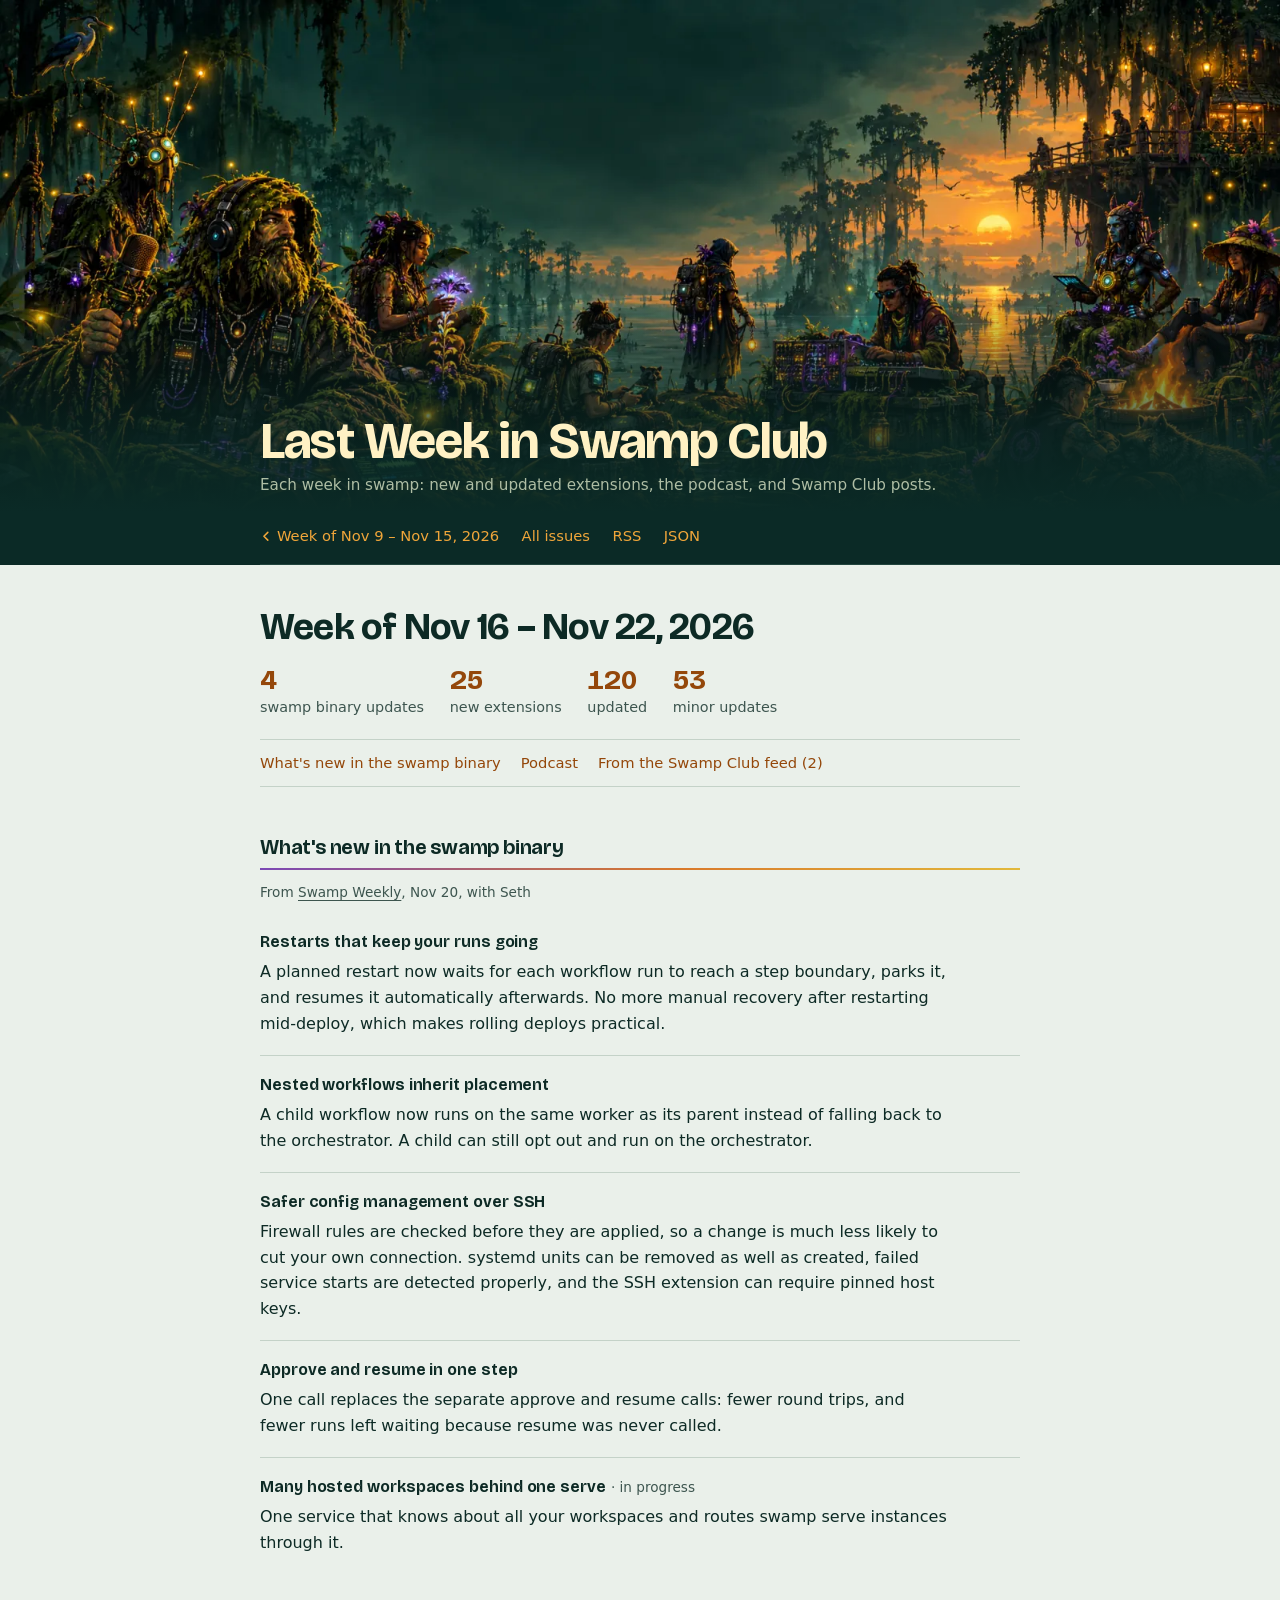
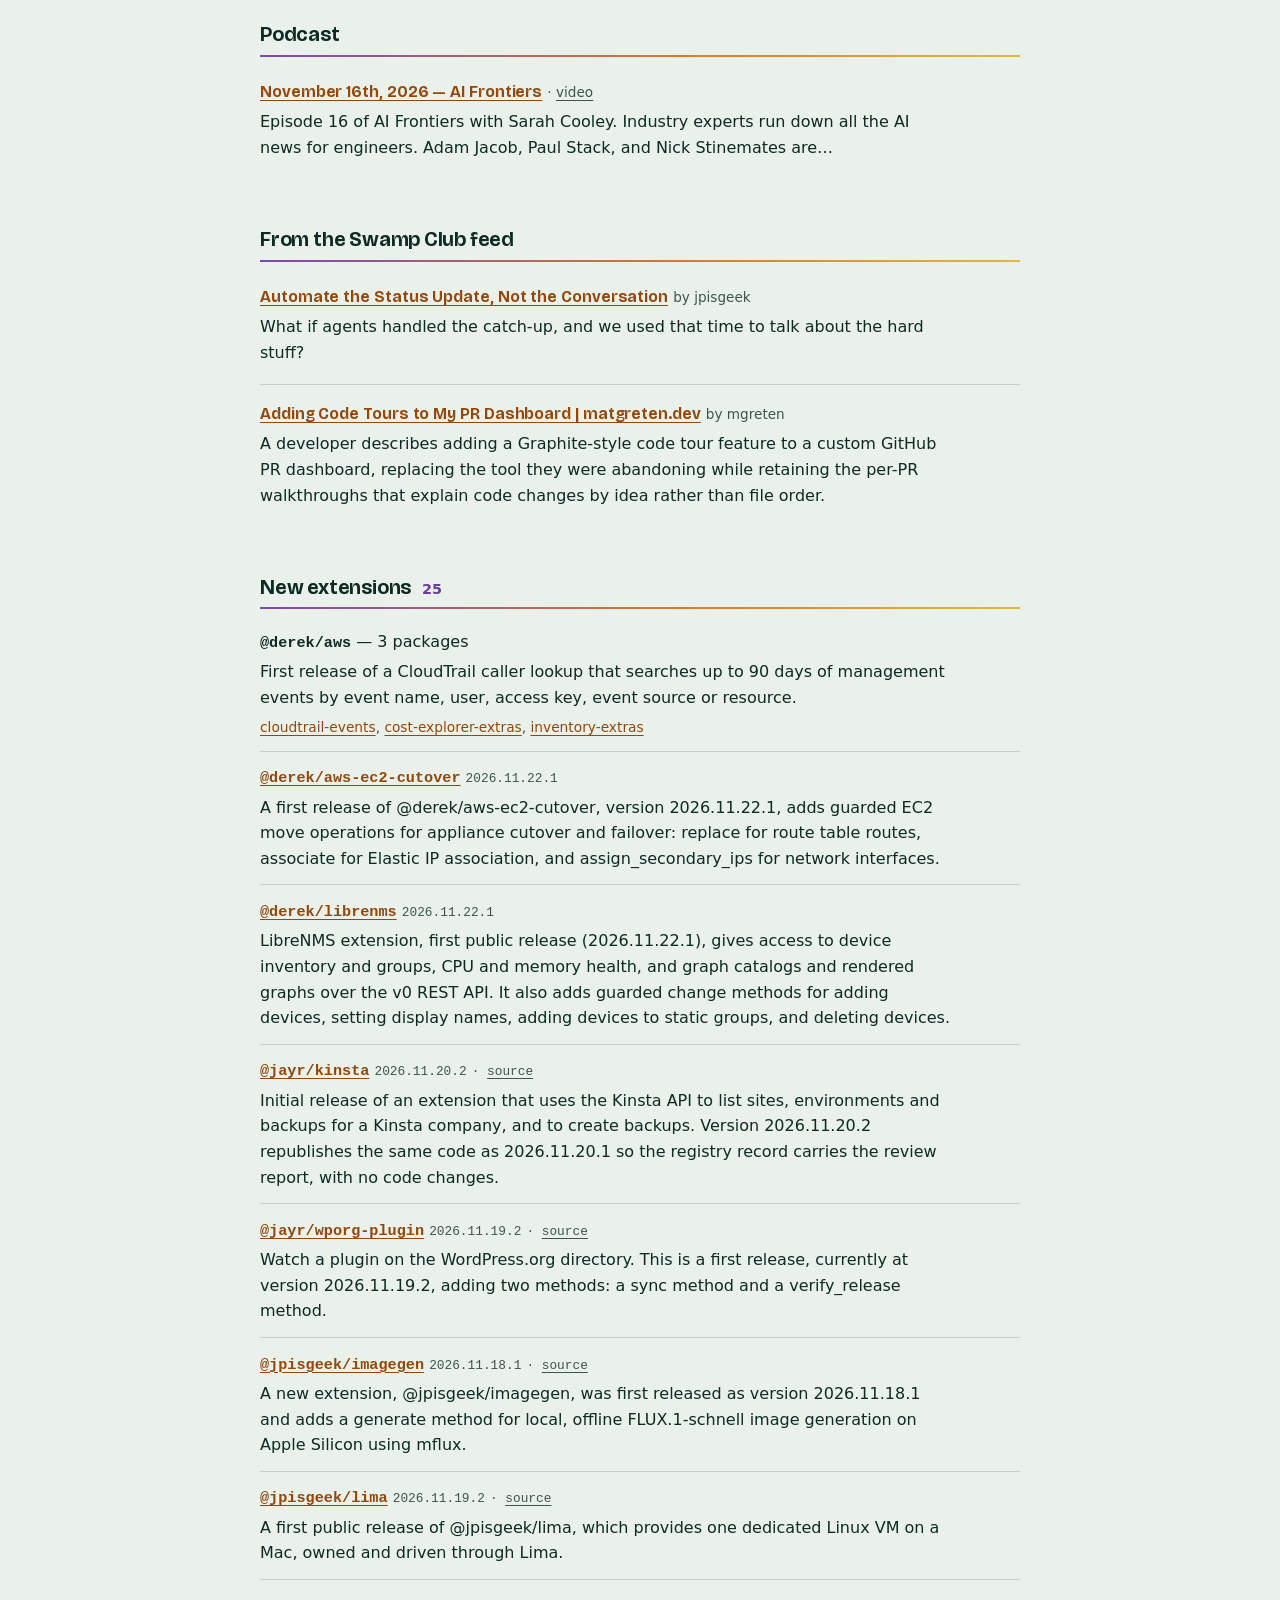
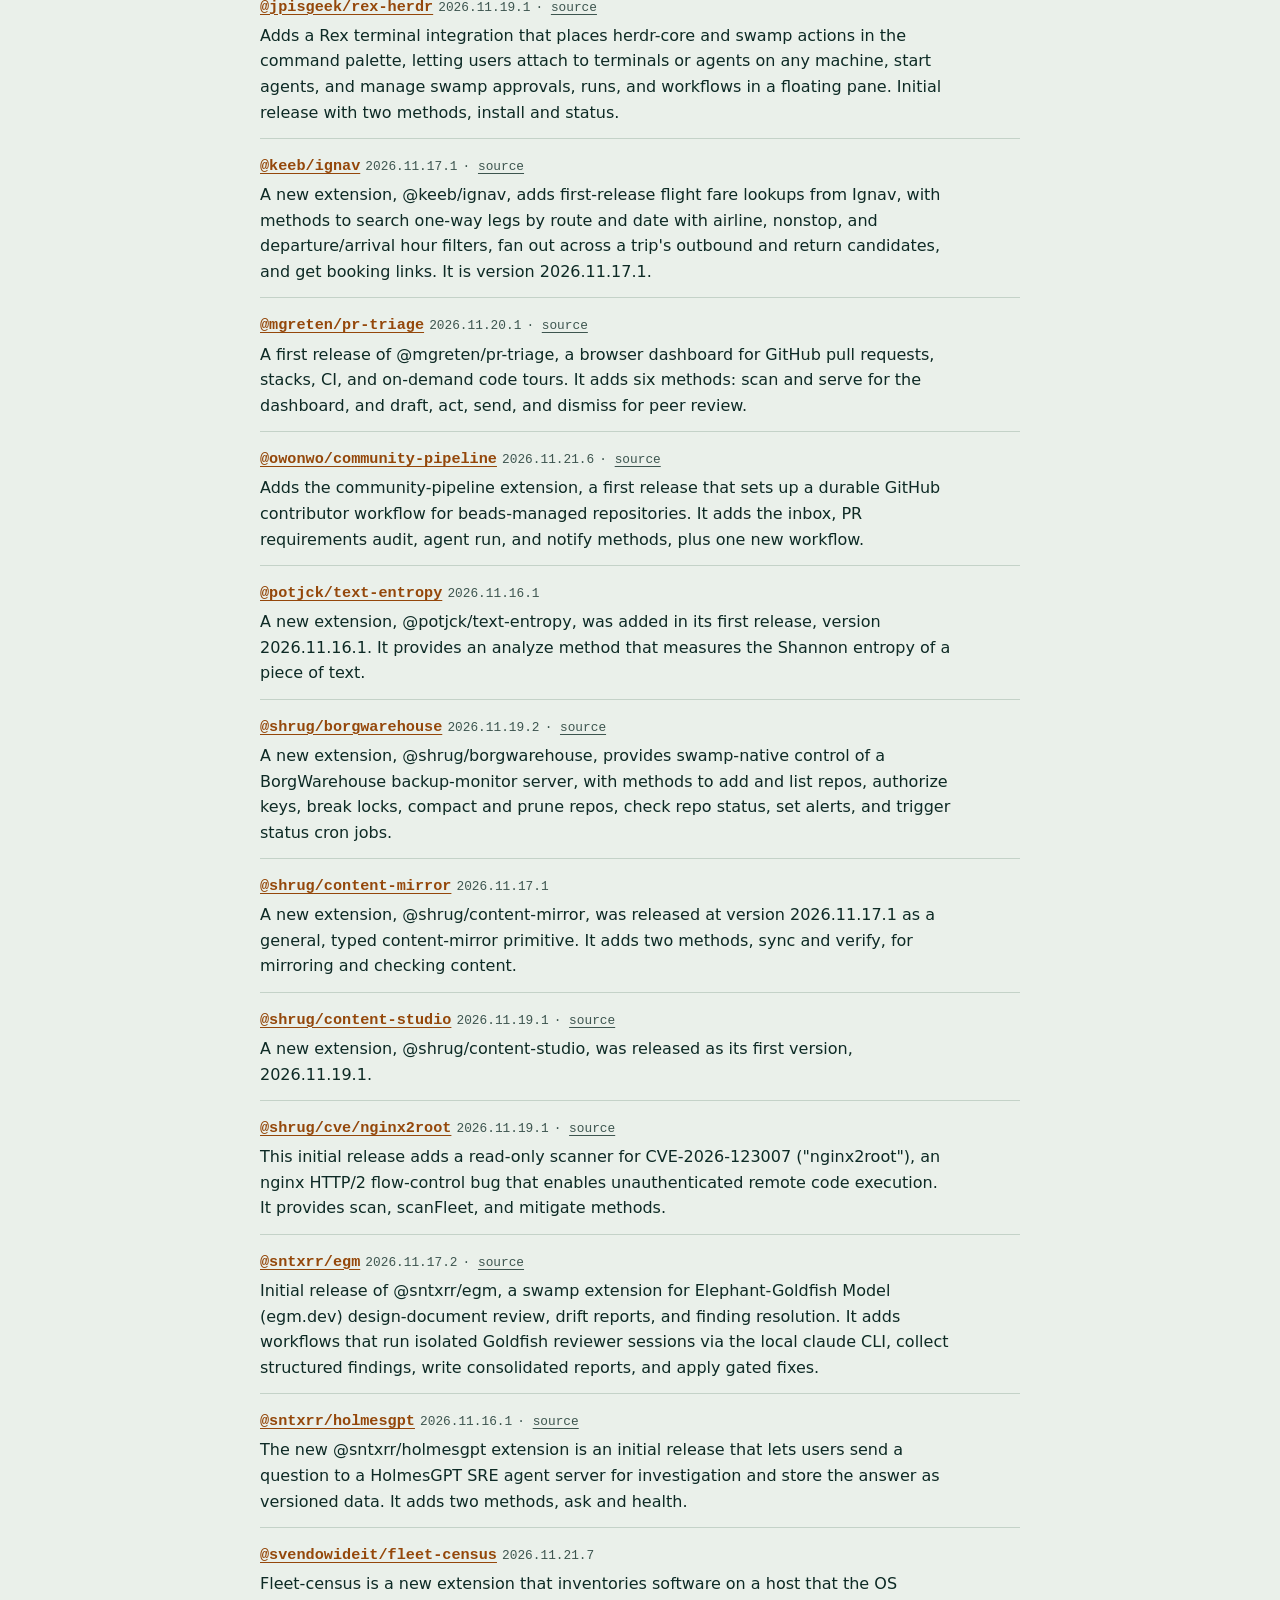
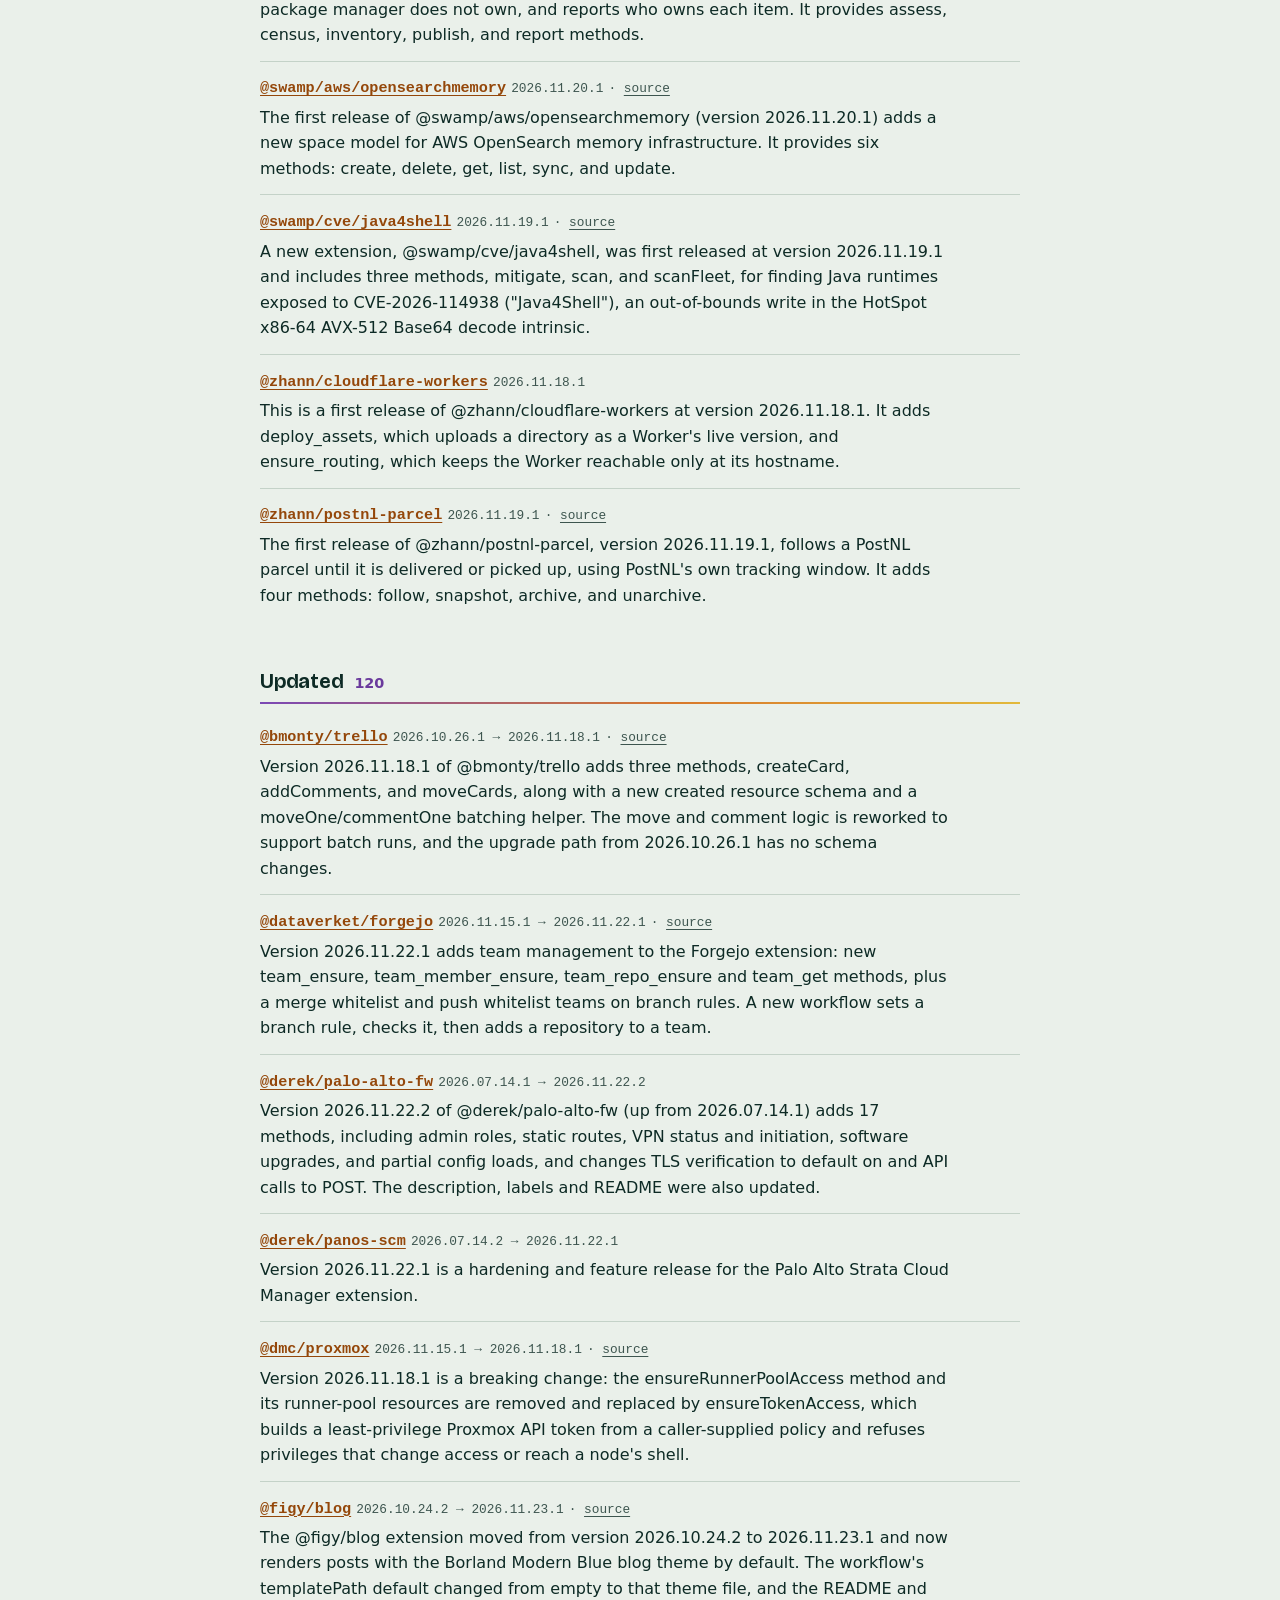
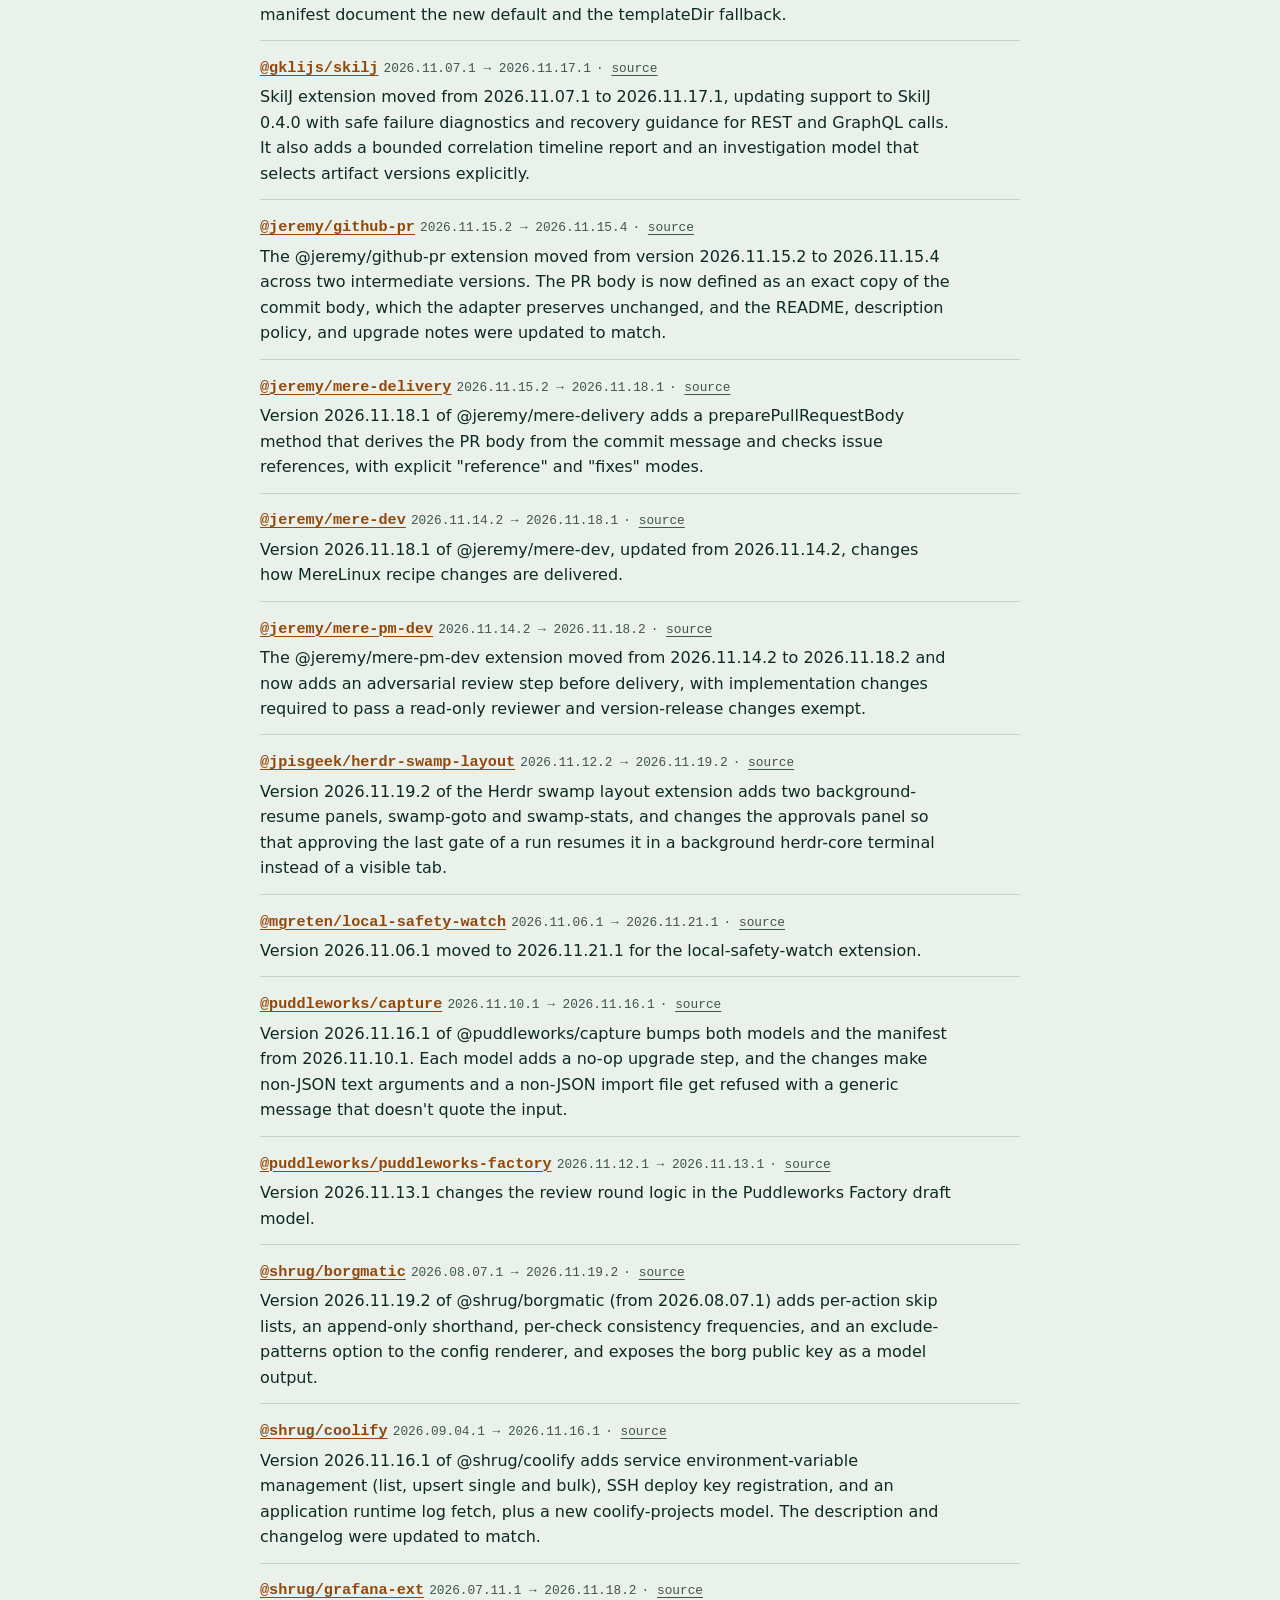
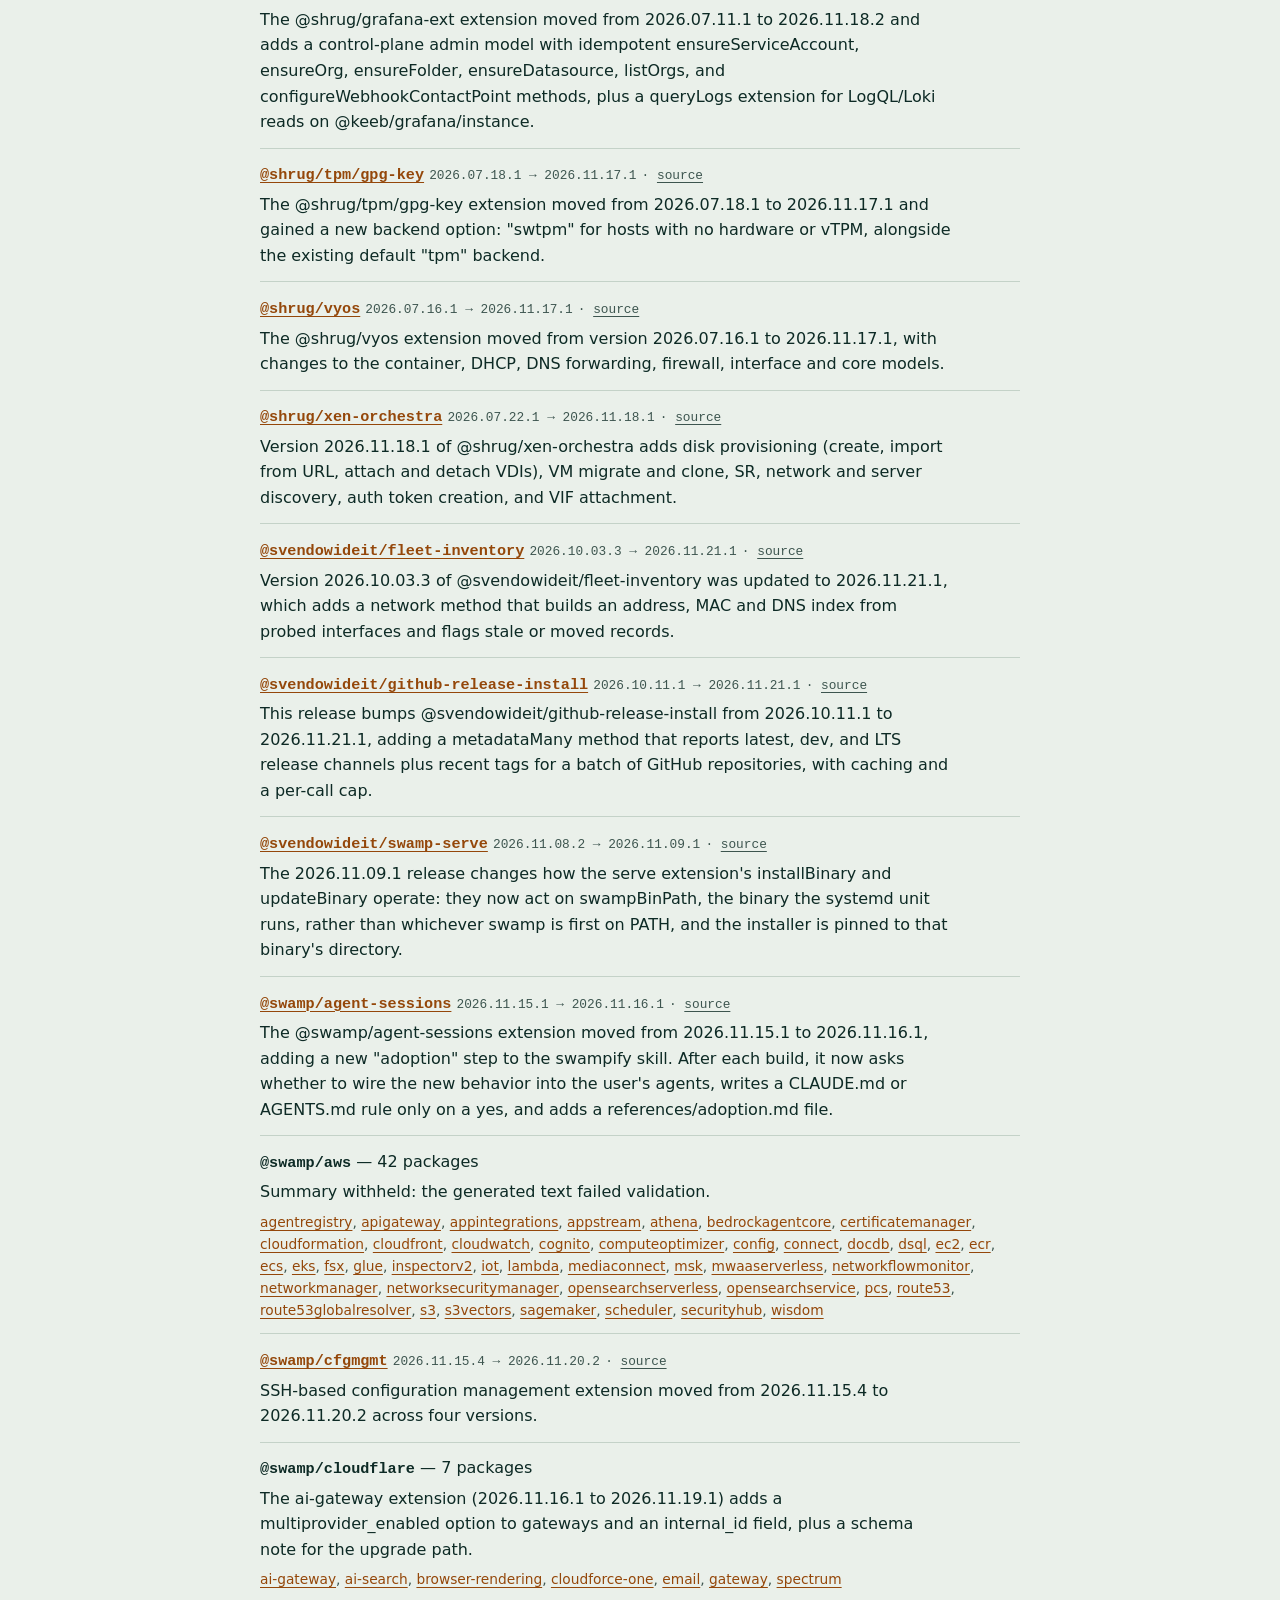
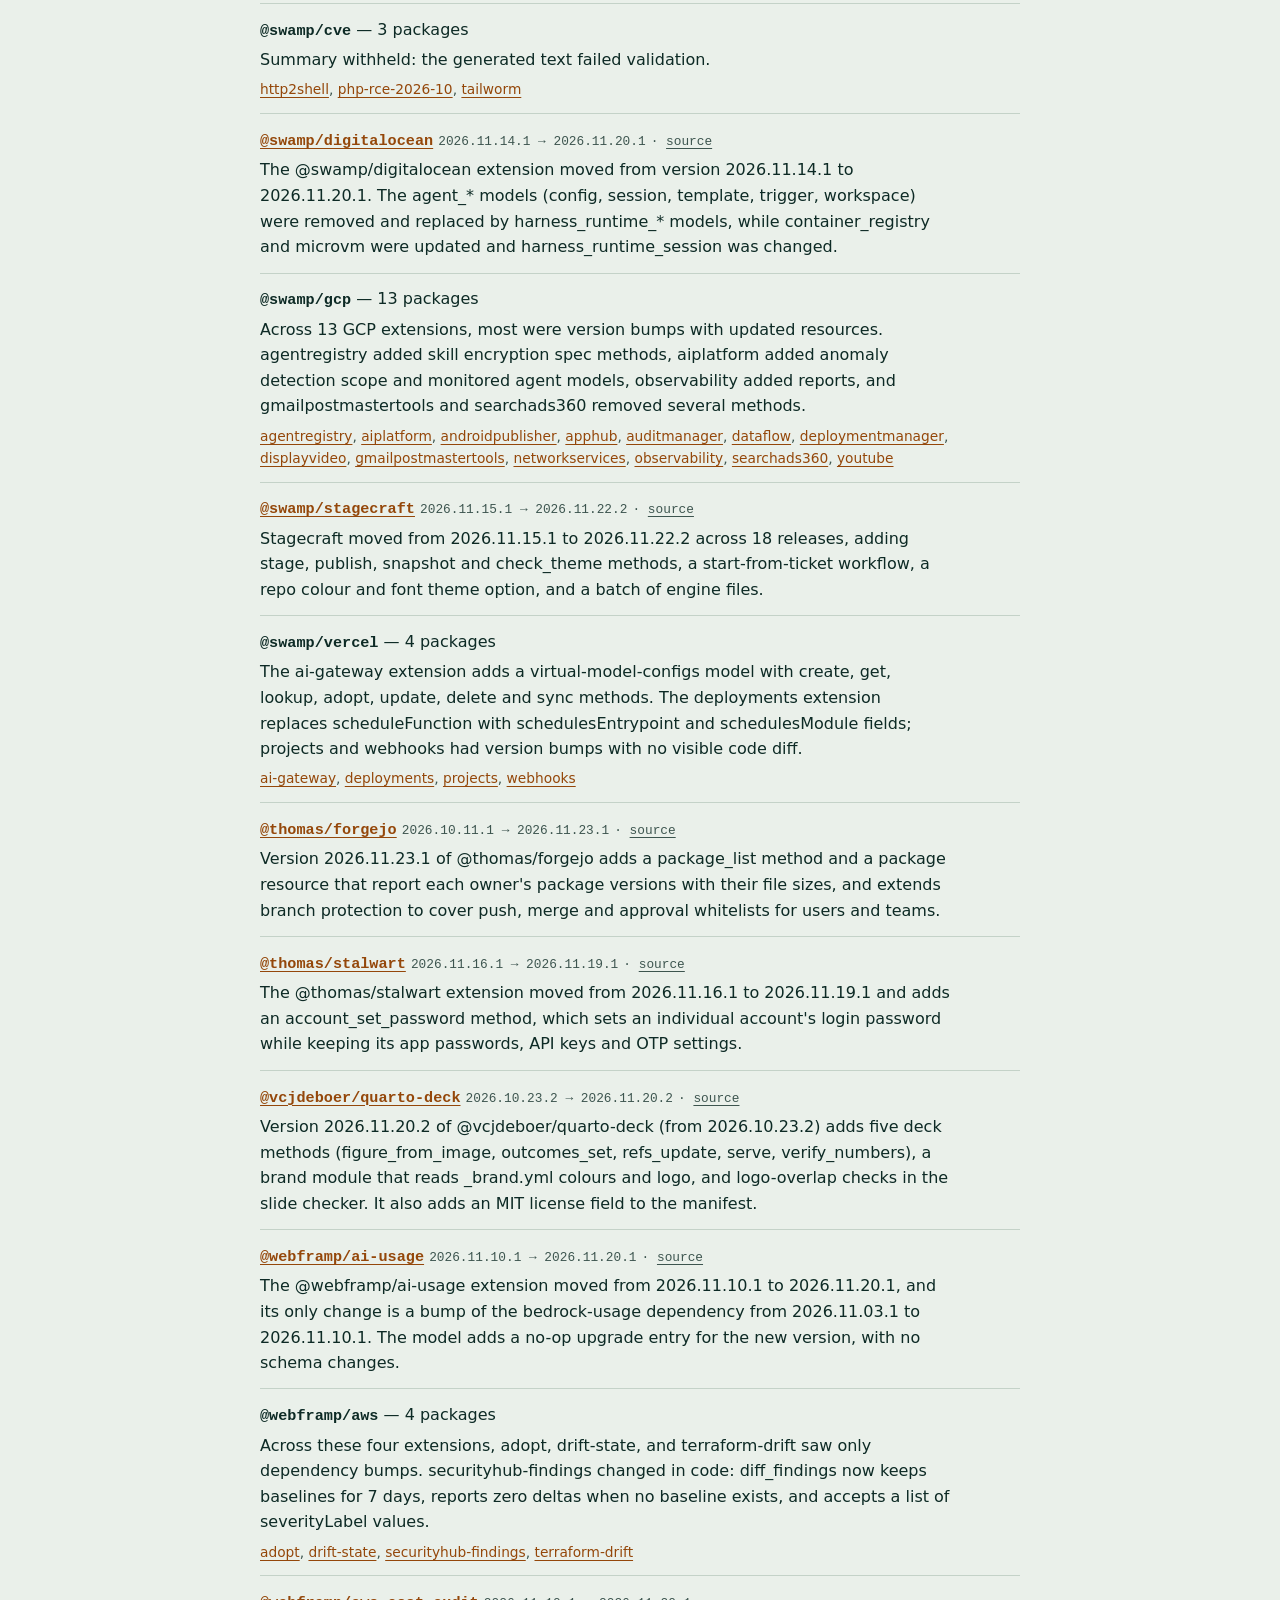
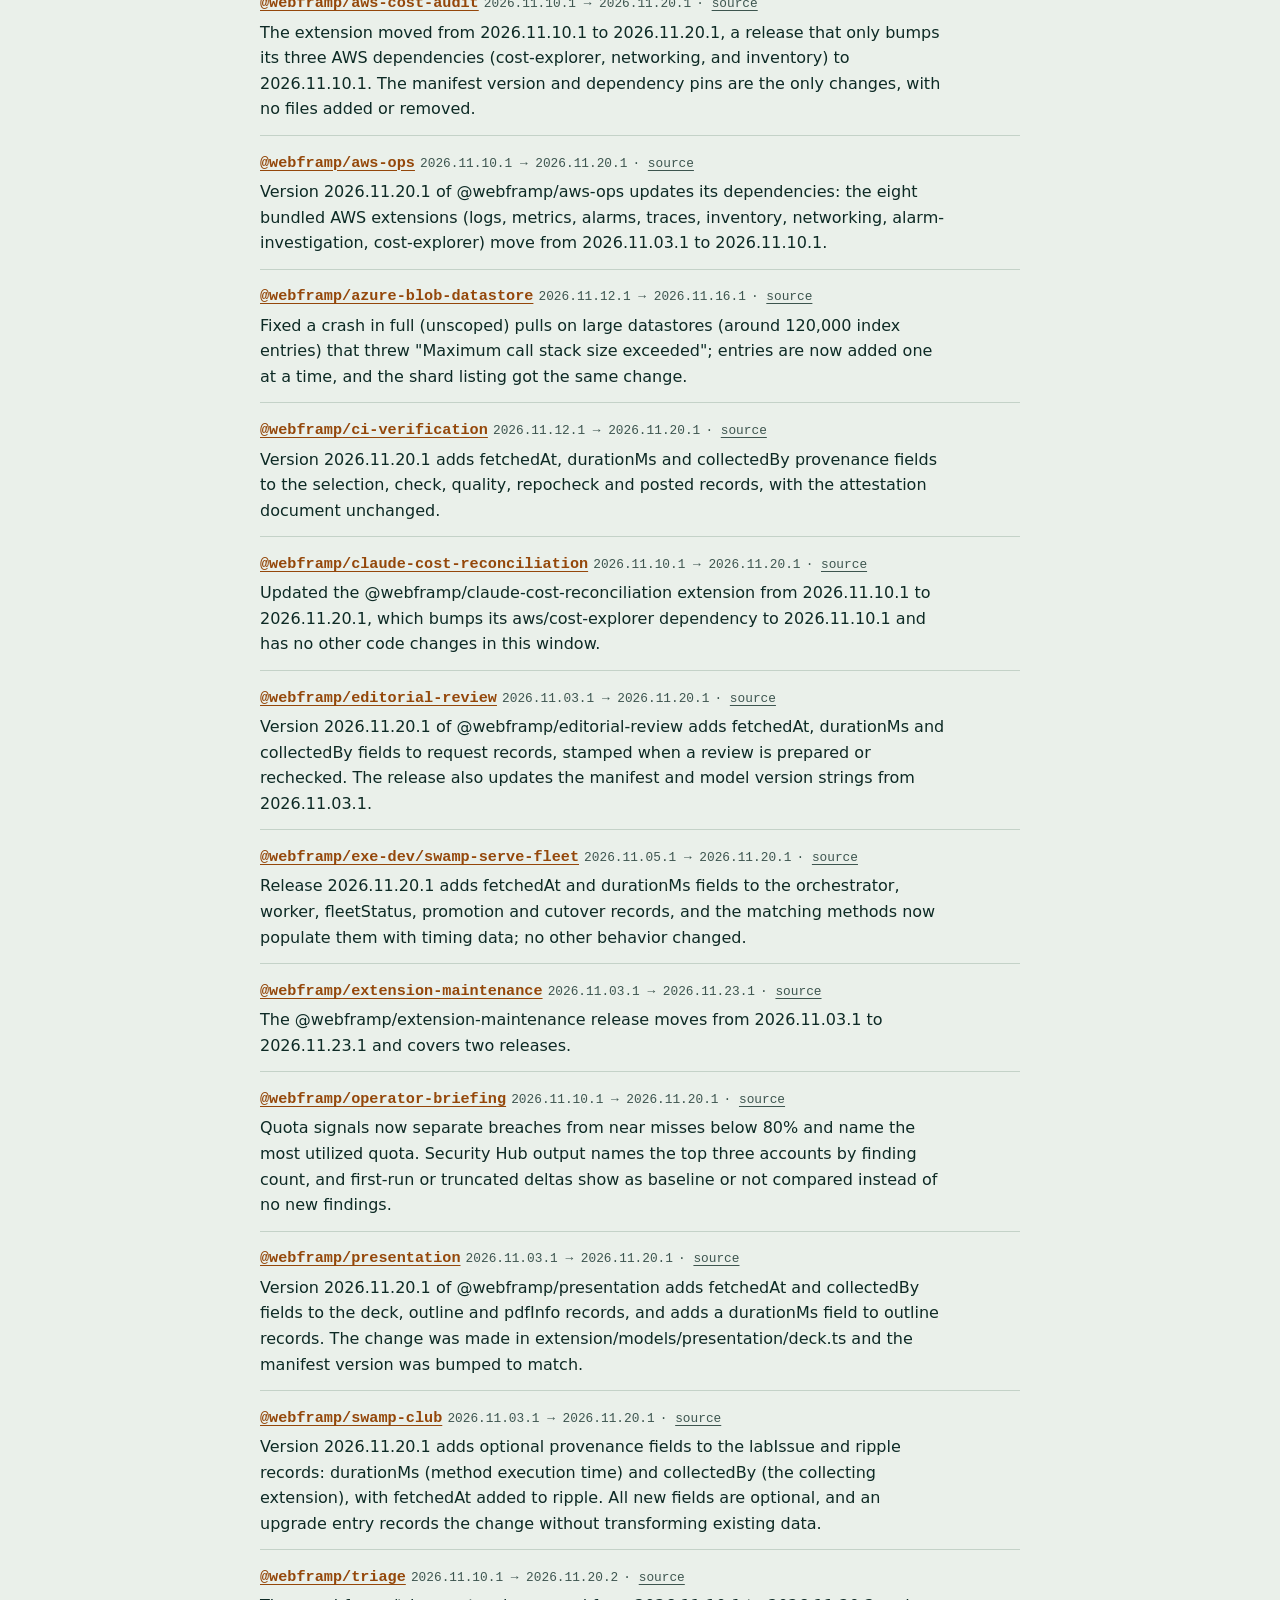
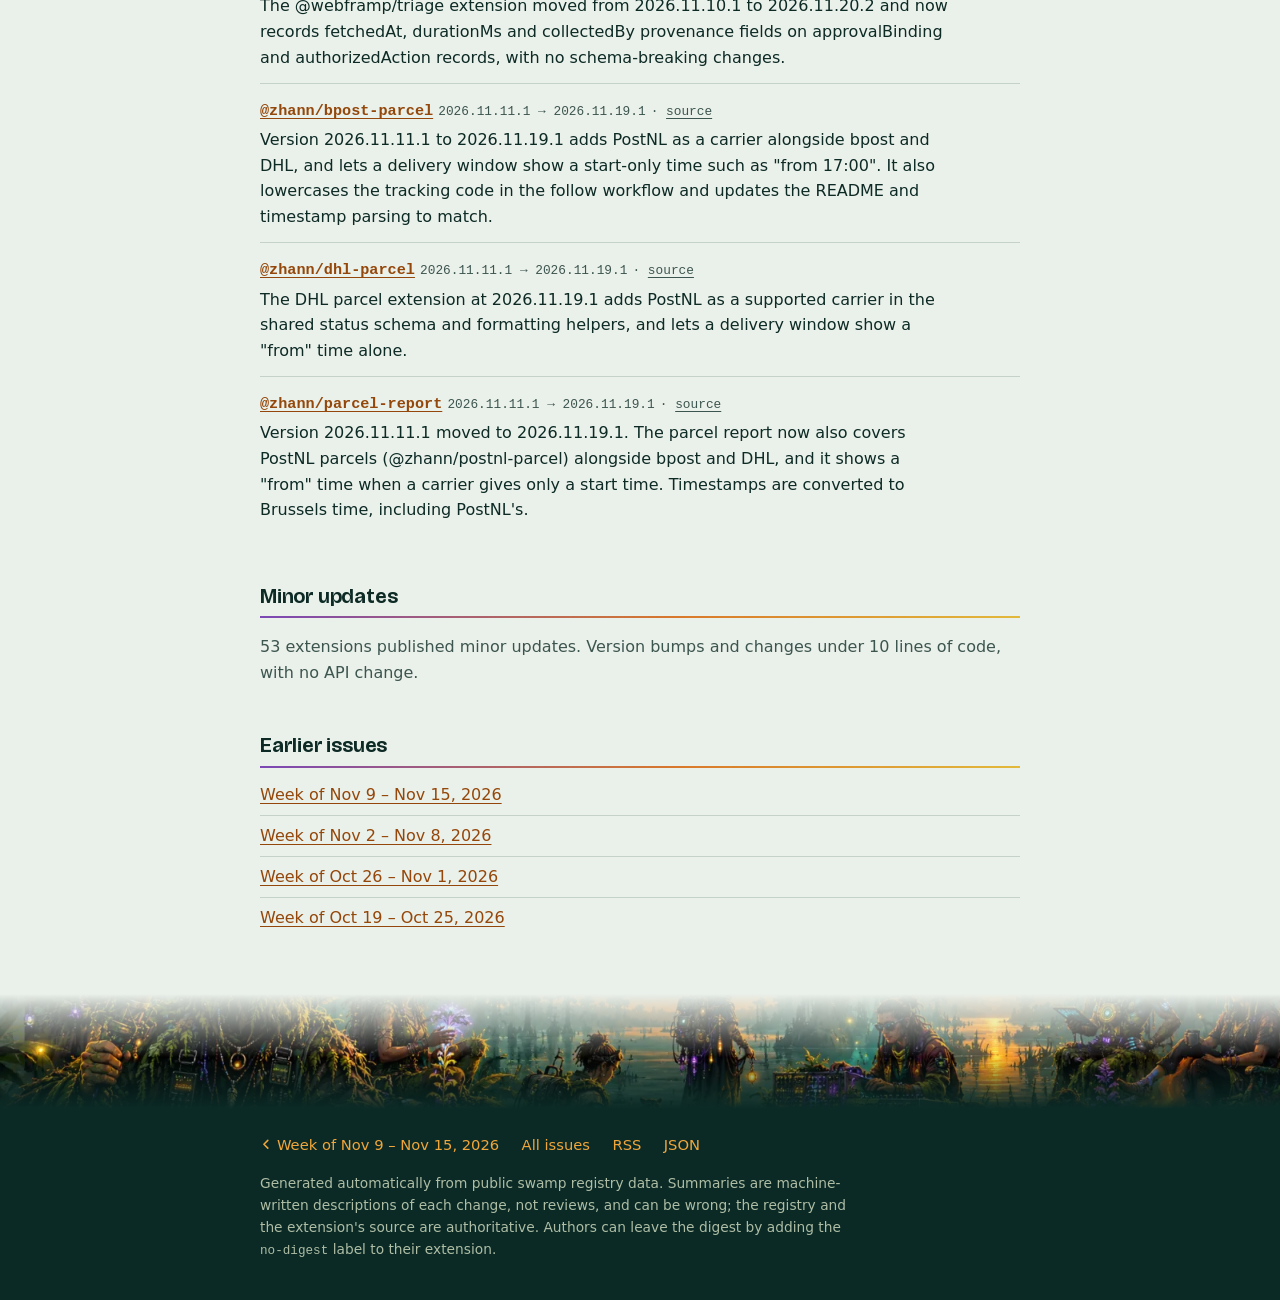
<file: issues/2026-11-16.html>
<!doctype html>
<html lang="en">
<head>
<meta charset="utf-8">
<meta name="viewport" content="width=device-width, initial-scale=1">
<title>Last Week in Swamp Club: Nov 16 – Nov 22, 2026</title>
<meta name="description" content="Swamp extensions, podcast and Swamp Club posts, Nov 16 – Nov 22, 2026">
<meta http-equiv="Content-Security-Policy" content="default-src 'none'; style-src 'self'; img-src 'self'; font-src 'self'">
<meta name="referrer" content="no-referrer">
<link rel="alternate" type="application/rss+xml" title="Last Week in Swamp Club" href="https://lastweekinswamp.club/feed.xml">
<link rel="alternate" type="application/json" href="https://lastweekinswamp.club/issues/2026-11-16.json">
<link rel="prev" href="https://lastweekinswamp.club/issues/2026-11-09.html">
<script type="application/ld+json">{"@context":"https://schema.org","@type":"Article","headline":"Last Week in Swamp Club: week of Nov 16 – Nov 22, 2026","datePublished":"2026-11-23T18:21:33.321Z","url":"https://lastweekinswamp.club/issues/2026-11-16.html","isPartOf":{"@type":"Periodical","name":"Last Week in Swamp Club","url":"https://lastweekinswamp.club"},"about":"Changes in the swamp extension registry","encoding":{"@type":"MediaObject","encodingFormat":"application/json","contentUrl":"https://lastweekinswamp.club/issues/2026-11-16.json"}}</script>
<link rel="stylesheet" href="../site.css">
</head>
<body>
<header class="mast"><figure class="art"><img src="../assets/banner-1600.webp" srcset="../assets/banner-800.webp 800w, ../assets/banner-1600.webp 1600w" sizes="100vw" width="1600" height="640" alt="" decoding="async" fetchpriority="high"><div class="title"><div class="wrap"><p class="site"><a href="../index.html">Last Week in Swamp Club</a></p><p class="tagline">Each week in swamp: new and updated extensions, the podcast, and Swamp Club posts.</p></div></div></figure><div class="wrap"><nav class="bar" aria-label="Site"><a rel="prev" href="./2026-11-09.html"><svg class="arrow" viewBox="0 0 16 16" aria-hidden="true" focusable="false"><path d="M10 3 5 8l5 5" fill="none" stroke="currentColor" stroke-width="2" stroke-linecap="round" stroke-linejoin="round"/></svg>Week of Nov 9 – Nov 15, 2026</a><a href="../index.html#issues">All issues</a><a href="../feed.xml">RSS</a><a href="./2026-11-16.json">JSON</a></nav></div></header>
<main class="wrap">
<h1>Week of Nov 16 – Nov 22, 2026</h1>
<p class="counts"><a href="#swamp-weekly"><b>4</b> <span>swamp binary updates</span></a><a href="#new"><b>25</b> <span>new extensions</span></a><a href="#updated"><b>120</b> <span>updated</span></a><a href="#minor"><b>53</b> <span>minor updates</span></a></p>
<nav class="toc" aria-label="This week in Swamp Club"><a href="#swamp-weekly">What's new in the swamp binary</a><a href="#podcast">Podcast</a><a href="#feed">From the Swamp Club feed (2)</a></nav>
<section class="community" id="swamp-weekly"><h2>What's new in the swamp binary</h2><p class="ver">From <a href="https://discord.com/channels/955539345538957342/955542673203281951/1573418518588690574" rel="nofollow noopener">Swamp Weekly</a>, Nov 20, with Seth</p><ul><li><span class="name">Restarts that keep your runs going</span><p class="sum">A planned restart now waits for each workflow run to reach a step boundary, parks it, and resumes it automatically afterwards. No more manual recovery after restarting mid-deploy, which makes rolling deploys practical.</p></li>
<li><span class="name">Nested workflows inherit placement</span><p class="sum">A child workflow now runs on the same worker as its parent instead of falling back to the orchestrator. A child can still opt out and run on the orchestrator.</p></li>
<li><span class="name">Safer config management over SSH</span><p class="sum">Firewall rules are checked before they are applied, so a change is much less likely to cut your own connection. systemd units can be removed as well as created, failed service starts are detected properly, and the SSH extension can require pinned host keys.</p></li>
<li><span class="name">Approve and resume in one step</span><p class="sum">One call replaces the separate approve and resume calls: fewer round trips, and fewer runs left waiting because resume was never called.</p></li>
<li><span class="name">Many hosted workspaces behind one serve</span> <span class="ver">· in progress</span><p class="sum">One service that knows about all your workspaces and routes swamp serve instances through it.</p></li></ul></section>
<section class="community" id="podcast"><h2>Podcast</h2><ul><li><a class="name" href="https://swamp-club.com/podcast/2026-11-16">November 16th, 2026 — AI Frontiers</a> <span class="ver">· <a href="https://www.youtube.com/watch?v=qEylKIWPXvU" rel="nofollow noopener">video</a></span><p class="sum">Episode 16 of AI Frontiers with Sarah Cooley. Industry experts run down all the AI news for engineers. Adam Jacob, Paul Stack, and Nick Stinemates are…</p></li></ul></section>
<section class="community" id="feed"><h2>From the Swamp Club feed</h2><ul><li><a class="name" href="https://swamp-club.com/feed/p/fa87e965-c1d9-4363-b828-a3a51d09a425">Automate the Status Update, Not the Conversation</a> <span class="ver">by jpisgeek</span><p class="sum">What if agents handled the catch-up, and we used that time to talk about the hard stuff?</p></li>
<li><a class="name" href="https://swamp-club.com/feed/p/2891313b-3351-480e-a231-1076e5e73faf">Adding Code Tours to My PR Dashboard | matgreten.dev</a> <span class="ver">by mgreten</span><p class="sum">A developer describes adding a Graphite-style code tour feature to a custom GitHub PR dashboard, replacing the tool they were abandoning while retaining the per-PR walkthroughs that explain code changes by idea rather than file order.</p></li></ul></section>
<section id="new"><h2>New extensions <small>25</small></h2><ul><li><span class="name">@derek/aws</span> — 3 packages<p class="sum">First release of a CloudTrail caller lookup that searches up to 90 days of management events by event name, user, access key, event source or resource.</p><p class="members"><a href="https://swamp-club.com/extensions/@derek/aws/cloudtrail-events">cloudtrail-events</a>, <a href="https://swamp-club.com/extensions/@derek/aws/cost-explorer-extras">cost-explorer-extras</a>, <a href="https://swamp-club.com/extensions/@derek/aws/inventory-extras">inventory-extras</a></p></li>
<li><a class="name" href="https://swamp-club.com/extensions/@derek/aws-ec2-cutover">@derek/aws-ec2-cutover</a> <span class="ver">2026.11.22.1</span><p class="sum">A first release of @derek/aws-ec2-cutover, version 2026.11.22.1, adds guarded EC2 move operations for appliance cutover and failover: replace for route table routes, associate for Elastic IP association, and assign_secondary_ips for network interfaces.</p></li>
<li><a class="name" href="https://swamp-club.com/extensions/@derek/librenms">@derek/librenms</a> <span class="ver">2026.11.22.1</span><p class="sum">LibreNMS extension, first public release (2026.11.22.1), gives access to device inventory and groups, CPU and memory health, and graph catalogs and rendered graphs over the v0 REST API. It also adds guarded change methods for adding devices, setting display names, adding devices to static groups, and deleting devices.</p></li>
<li><a class="name" href="https://swamp-club.com/extensions/@jayr/kinsta">@jayr/kinsta</a> <span class="ver">2026.11.20.2</span> <span class="ver">· <a href="https://github.com/jarutosurano/swamp-extensions" rel="nofollow noopener">source</a></span><p class="sum">Initial release of an extension that uses the Kinsta API to list sites, environments and backups for a Kinsta company, and to create backups. Version 2026.11.20.2 republishes the same code as 2026.11.20.1 so the registry record carries the review report, with no code changes.</p></li>
<li><a class="name" href="https://swamp-club.com/extensions/@jayr/wporg-plugin">@jayr/wporg-plugin</a> <span class="ver">2026.11.19.2</span> <span class="ver">· <a href="https://github.com/jarutosurano/swamp-extensions" rel="nofollow noopener">source</a></span><p class="sum">Watch a plugin on the WordPress.org directory. This is a first release, currently at version 2026.11.19.2, adding two methods: a sync method and a verify_release method.</p></li>
<li><a class="name" href="https://swamp-club.com/extensions/@jpisgeek/imagegen">@jpisgeek/imagegen</a> <span class="ver">2026.11.18.1</span> <span class="ver">· <a href="https://github.com/jpisgeek/slog-bog/tree/main/imagegen" rel="nofollow noopener">source</a></span><p class="sum">A new extension, @jpisgeek/imagegen, was first released as version 2026.11.18.1 and adds a generate method for local, offline FLUX.1-schnell image generation on Apple Silicon using mflux.</p></li>
<li><a class="name" href="https://swamp-club.com/extensions/@jpisgeek/lima">@jpisgeek/lima</a> <span class="ver">2026.11.19.2</span> <span class="ver">· <a href="https://github.com/jpisgeek/slog-bog/tree/main/lima" rel="nofollow noopener">source</a></span><p class="sum">A first public release of @jpisgeek/lima, which provides one dedicated Linux VM on a Mac, owned and driven through Lima.</p></li>
<li><a class="name" href="https://swamp-club.com/extensions/@jpisgeek/rex-herdr">@jpisgeek/rex-herdr</a> <span class="ver">2026.11.19.1</span> <span class="ver">· <a href="https://github.com/jpisgeek/swamp-herdr-extensions" rel="nofollow noopener">source</a></span><p class="sum">Adds a Rex terminal integration that places herdr-core and swamp actions in the command palette, letting users attach to terminals or agents on any machine, start agents, and manage swamp approvals, runs, and workflows in a floating pane. Initial release with two methods, install and status.</p></li>
<li><a class="name" href="https://swamp-club.com/extensions/@keeb/ignav">@keeb/ignav</a> <span class="ver">2026.11.17.1</span> <span class="ver">· <a href="https://github.com/keeb/swamp-ignav" rel="nofollow noopener">source</a></span><p class="sum">A new extension, @keeb/ignav, adds first-release flight fare lookups from Ignav, with methods to search one-way legs by route and date with airline, nonstop, and departure/arrival hour filters, fan out across a trip&#39;s outbound and return candidates, and get booking links. It is version 2026.11.17.1.</p></li>
<li><a class="name" href="https://swamp-club.com/extensions/@mgreten/pr-triage">@mgreten/pr-triage</a> <span class="ver">2026.11.20.1</span> <span class="ver">· <a href="https://github.com/meagerfindings/mgreten-swamp-extensions" rel="nofollow noopener">source</a></span><p class="sum">A first release of @mgreten/pr-triage, a browser dashboard for GitHub pull requests, stacks, CI, and on-demand code tours. It adds six methods: scan and serve for the dashboard, and draft, act, send, and dismiss for peer review.</p></li>
<li><a class="name" href="https://swamp-club.com/extensions/@owonwo/community-pipeline">@owonwo/community-pipeline</a> <span class="ver">2026.11.21.6</span> <span class="ver">· <a href="https://github.com/wigxel/community-app" rel="nofollow noopener">source</a></span><p class="sum">Adds the community-pipeline extension, a first release that sets up a durable GitHub contributor workflow for beads-managed repositories. It adds the inbox, PR requirements audit, agent run, and notify methods, plus one new workflow.</p></li>
<li><a class="name" href="https://swamp-club.com/extensions/@potjck/text-entropy">@potjck/text-entropy</a> <span class="ver">2026.11.16.1</span><p class="sum">A new extension, @potjck/text-entropy, was added in its first release, version 2026.11.16.1. It provides an analyze method that measures the Shannon entropy of a piece of text.</p></li>
<li><a class="name" href="https://swamp-club.com/extensions/@shrug/borgwarehouse">@shrug/borgwarehouse</a> <span class="ver">2026.11.19.2</span> <span class="ver">· <a href="https://github.com/shrugpw/swamp-extensions" rel="nofollow noopener">source</a></span><p class="sum">A new extension, @shrug/borgwarehouse, provides swamp-native control of a BorgWarehouse backup-monitor server, with methods to add and list repos, authorize keys, break locks, compact and prune repos, check repo status, set alerts, and trigger status cron jobs.</p></li>
<li><a class="name" href="https://swamp-club.com/extensions/@shrug/content-mirror">@shrug/content-mirror</a> <span class="ver">2026.11.17.1</span><p class="sum">A new extension, @shrug/content-mirror, was released at version 2026.11.17.1 as a general, typed content-mirror primitive. It adds two methods, sync and verify, for mirroring and checking content.</p></li>
<li><a class="name" href="https://swamp-club.com/extensions/@shrug/content-studio">@shrug/content-studio</a> <span class="ver">2026.11.19.1</span> <span class="ver">· <a href="https://github.com/shrugpw/swamp-extensions" rel="nofollow noopener">source</a></span><p class="sum">A new extension, @shrug/content-studio, was released as its first version, 2026.11.19.1.</p></li>
<li><a class="name" href="https://swamp-club.com/extensions/@shrug/cve/nginx2root">@shrug/cve/nginx2root</a> <span class="ver">2026.11.19.1</span> <span class="ver">· <a href="https://github.com/shrugpw/swamp-extensions" rel="nofollow noopener">source</a></span><p class="sum">This initial release adds a read-only scanner for CVE-2026-123007 (&quot;nginx2root&quot;), an nginx HTTP/2 flow-control bug that enables unauthenticated remote code execution. It provides scan, scanFleet, and mitigate methods.</p></li>
<li><a class="name" href="https://swamp-club.com/extensions/@sntxrr/egm">@sntxrr/egm</a> <span class="ver">2026.11.17.2</span> <span class="ver">· <a href="https://github.com/sntxrr/swamp-egm" rel="nofollow noopener">source</a></span><p class="sum">Initial release of @sntxrr/egm, a swamp extension for Elephant-Goldfish Model (egm.dev) design-document review, drift reports, and finding resolution. It adds workflows that run isolated Goldfish reviewer sessions via the local claude CLI, collect structured findings, write consolidated reports, and apply gated fixes.</p></li>
<li><a class="name" href="https://swamp-club.com/extensions/@sntxrr/holmesgpt">@sntxrr/holmesgpt</a> <span class="ver">2026.11.16.1</span> <span class="ver">· <a href="https://github.com/sntxrr/swamp-holmesgpt" rel="nofollow noopener">source</a></span><p class="sum">The new @sntxrr/holmesgpt extension is an initial release that lets users send a question to a HolmesGPT SRE agent server for investigation and store the answer as versioned data. It adds two methods, ask and health.</p></li>
<li><a class="name" href="https://swamp-club.com/extensions/@svendowideit/fleet-census">@svendowideit/fleet-census</a> <span class="ver">2026.11.21.7</span><p class="sum">Fleet-census is a new extension that inventories software on a host that the OS package manager does not own, and reports who owns each item. It provides assess, census, inventory, publish, and report methods.</p></li>
<li><a class="name" href="https://swamp-club.com/extensions/@swamp/aws/opensearchmemory">@swamp/aws/opensearchmemory</a> <span class="ver">2026.11.20.1</span> <span class="ver">· <a href="https://github.com/swamp-club/swamp-extensions" rel="nofollow noopener">source</a></span><p class="sum">The first release of @swamp/aws/opensearchmemory (version 2026.11.20.1) adds a new space model for AWS OpenSearch memory infrastructure. It provides six methods: create, delete, get, list, sync, and update.</p></li>
<li><a class="name" href="https://swamp-club.com/extensions/@swamp/cve/java4shell">@swamp/cve/java4shell</a> <span class="ver">2026.11.19.1</span> <span class="ver">· <a href="https://github.com/swamp-club/swamp-extensions" rel="nofollow noopener">source</a></span><p class="sum">A new extension, @swamp/cve/java4shell, was first released at version 2026.11.19.1 and includes three methods, mitigate, scan, and scanFleet, for finding Java runtimes exposed to CVE-2026-114938 (&quot;Java4Shell&quot;), an out-of-bounds write in the HotSpot x86-64 AVX-512 Base64 decode intrinsic.</p></li>
<li><a class="name" href="https://swamp-club.com/extensions/@zhann/cloudflare-workers">@zhann/cloudflare-workers</a> <span class="ver">2026.11.18.1</span><p class="sum">This is a first release of @zhann/cloudflare-workers at version 2026.11.18.1. It adds deploy_assets, which uploads a directory as a Worker&#39;s live version, and ensure_routing, which keeps the Worker reachable only at its hostname.</p></li>
<li><a class="name" href="https://swamp-club.com/extensions/@zhann/postnl-parcel">@zhann/postnl-parcel</a> <span class="ver">2026.11.19.1</span> <span class="ver">· <a href="https://github.com/zhann/parcel-tracker" rel="nofollow noopener">source</a></span><p class="sum">The first release of @zhann/postnl-parcel, version 2026.11.19.1, follows a PostNL parcel until it is delivered or picked up, using PostNL&#39;s own tracking window. It adds four methods: follow, snapshot, archive, and unarchive.</p></li></ul></section>
<section id="updated"><h2>Updated <small>120</small></h2><ul><li><a class="name" href="https://swamp-club.com/extensions/@bmonty/trello">@bmonty/trello</a> <span class="ver">2026.10.26.1 → 2026.11.18.1</span> <span class="ver">· <a href="https://github.com/bmontgomery/swamp-trello" rel="nofollow noopener">source</a></span><p class="sum">Version 2026.11.18.1 of @bmonty/trello adds three methods, createCard, addComments, and moveCards, along with a new created resource schema and a moveOne/commentOne batching helper. The move and comment logic is reworked to support batch runs, and the upgrade path from 2026.10.26.1 has no schema changes.</p></li>
<li><a class="name" href="https://swamp-club.com/extensions/@dataverket/forgejo">@dataverket/forgejo</a> <span class="ver">2026.11.15.1 → 2026.11.22.1</span> <span class="ver">· <a href="https://github.com/dataverket-org/swamp-extensions" rel="nofollow noopener">source</a></span><p class="sum">Version 2026.11.22.1 adds team management to the Forgejo extension: new team_ensure, team_member_ensure, team_repo_ensure and team_get methods, plus a merge whitelist and push whitelist teams on branch rules. A new workflow sets a branch rule, checks it, then adds a repository to a team.</p></li>
<li><a class="name" href="https://swamp-club.com/extensions/@derek/palo-alto-fw">@derek/palo-alto-fw</a> <span class="ver">2026.07.14.1 → 2026.11.22.2</span><p class="sum">Version 2026.11.22.2 of @derek/palo-alto-fw (up from 2026.07.14.1) adds 17 methods, including admin roles, static routes, VPN status and initiation, software upgrades, and partial config loads, and changes TLS verification to default on and API calls to POST. The description, labels and README were also updated.</p></li>
<li><a class="name" href="https://swamp-club.com/extensions/@derek/panos-scm">@derek/panos-scm</a> <span class="ver">2026.07.14.2 → 2026.11.22.1</span><p class="sum">Version 2026.11.22.1 is a hardening and feature release for the Palo Alto Strata Cloud Manager extension.</p></li>
<li><a class="name" href="https://swamp-club.com/extensions/@dmc/proxmox">@dmc/proxmox</a> <span class="ver">2026.11.15.1 → 2026.11.18.1</span> <span class="ver">· <a href="https://github.com/danmcclain/swamp-extensions" rel="nofollow noopener">source</a></span><p class="sum">Version 2026.11.18.1 is a breaking change: the ensureRunnerPoolAccess method and its runner-pool resources are removed and replaced by ensureTokenAccess, which builds a least-privilege Proxmox API token from a caller-supplied policy and refuses privileges that change access or reach a node&#39;s shell.</p></li>
<li><a class="name" href="https://swamp-club.com/extensions/@figy/blog">@figy/blog</a> <span class="ver">2026.10.24.2 → 2026.11.23.1</span> <span class="ver">· <a href="https://github.com/svendowideit/swamp-extensions" rel="nofollow noopener">source</a></span><p class="sum">The @figy/blog extension moved from version 2026.10.24.2 to 2026.11.23.1 and now renders posts with the Borland Modern Blue blog theme by default. The workflow&#39;s templatePath default changed from empty to that theme file, and the README and manifest document the new default and the templateDir fallback.</p></li>
<li><a class="name" href="https://swamp-club.com/extensions/@gklijs/skilj">@gklijs/skilj</a> <span class="ver">2026.11.07.1 → 2026.11.17.1</span> <span class="ver">· <a href="https://github.com/gklijs/skilj-swamp" rel="nofollow noopener">source</a></span><p class="sum">SkilJ extension moved from 2026.11.07.1 to 2026.11.17.1, updating support to SkilJ 0.4.0 with safe failure diagnostics and recovery guidance for REST and GraphQL calls. It also adds a bounded correlation timeline report and an investigation model that selects artifact versions explicitly.</p></li>
<li><a class="name" href="https://swamp-club.com/extensions/@jeremy/github-pr">@jeremy/github-pr</a> <span class="ver">2026.11.15.2 → 2026.11.15.4</span> <span class="ver">· <a href="https://github.com/jhuntwork/swamp-extensions" rel="nofollow noopener">source</a></span><p class="sum">The @jeremy/github-pr extension moved from version 2026.11.15.2 to 2026.11.15.4 across two intermediate versions. The PR body is now defined as an exact copy of the commit body, which the adapter preserves unchanged, and the README, description policy, and upgrade notes were updated to match.</p></li>
<li><a class="name" href="https://swamp-club.com/extensions/@jeremy/mere-delivery">@jeremy/mere-delivery</a> <span class="ver">2026.11.15.2 → 2026.11.18.1</span> <span class="ver">· <a href="https://github.com/jhuntwork/swamp-extensions" rel="nofollow noopener">source</a></span><p class="sum">Version 2026.11.18.1 of @jeremy/mere-delivery adds a preparePullRequestBody method that derives the PR body from the commit message and checks issue references, with explicit &quot;reference&quot; and &quot;fixes&quot; modes.</p></li>
<li><a class="name" href="https://swamp-club.com/extensions/@jeremy/mere-dev">@jeremy/mere-dev</a> <span class="ver">2026.11.14.2 → 2026.11.18.1</span> <span class="ver">· <a href="https://github.com/jhuntwork/swamp-extensions" rel="nofollow noopener">source</a></span><p class="sum">Version 2026.11.18.1 of @jeremy/mere-dev, updated from 2026.11.14.2, changes how MereLinux recipe changes are delivered.</p></li>
<li><a class="name" href="https://swamp-club.com/extensions/@jeremy/mere-pm-dev">@jeremy/mere-pm-dev</a> <span class="ver">2026.11.14.2 → 2026.11.18.2</span> <span class="ver">· <a href="https://github.com/jhuntwork/swamp-extensions" rel="nofollow noopener">source</a></span><p class="sum">The @jeremy/mere-pm-dev extension moved from 2026.11.14.2 to 2026.11.18.2 and now adds an adversarial review step before delivery, with implementation changes required to pass a read-only reviewer and version-release changes exempt.</p></li>
<li><a class="name" href="https://swamp-club.com/extensions/@jpisgeek/herdr-swamp-layout">@jpisgeek/herdr-swamp-layout</a> <span class="ver">2026.11.12.2 → 2026.11.19.2</span> <span class="ver">· <a href="https://github.com/jpisgeek/swamp-herdr-extensions/tree/main/layout" rel="nofollow noopener">source</a></span><p class="sum">Version 2026.11.19.2 of the Herdr swamp layout extension adds two background-resume panels, swamp-goto and swamp-stats, and changes the approvals panel so that approving the last gate of a run resumes it in a background herdr-core terminal instead of a visible tab.</p></li>
<li><a class="name" href="https://swamp-club.com/extensions/@mgreten/local-safety-watch">@mgreten/local-safety-watch</a> <span class="ver">2026.11.06.1 → 2026.11.21.1</span> <span class="ver">· <a href="https://github.com/meagerfindings/mgreten-swamp-extensions" rel="nofollow noopener">source</a></span><p class="sum">Version 2026.11.06.1 moved to 2026.11.21.1 for the local-safety-watch extension.</p></li>
<li><a class="name" href="https://swamp-club.com/extensions/@puddleworks/capture">@puddleworks/capture</a> <span class="ver">2026.11.10.1 → 2026.11.16.1</span> <span class="ver">· <a href="https://github.com/puddle-works/puddleworks-capture" rel="nofollow noopener">source</a></span><p class="sum">Version 2026.11.16.1 of @puddleworks/capture bumps both models and the manifest from 2026.11.10.1. Each model adds a no-op upgrade step, and the changes make non-JSON text arguments and a non-JSON import file get refused with a generic message that doesn&#39;t quote the input.</p></li>
<li><a class="name" href="https://swamp-club.com/extensions/@puddleworks/puddleworks-factory">@puddleworks/puddleworks-factory</a> <span class="ver">2026.11.12.1 → 2026.11.13.1</span> <span class="ver">· <a href="https://github.com/puddle-works/puddleworks-factory" rel="nofollow noopener">source</a></span><p class="sum">Version 2026.11.13.1 changes the review round logic in the Puddleworks Factory draft model.</p></li>
<li><a class="name" href="https://swamp-club.com/extensions/@shrug/borgmatic">@shrug/borgmatic</a> <span class="ver">2026.08.07.1 → 2026.11.19.2</span> <span class="ver">· <a href="https://github.com/shrugpw/swamp-extensions" rel="nofollow noopener">source</a></span><p class="sum">Version 2026.11.19.2 of @shrug/borgmatic (from 2026.08.07.1) adds per-action skip lists, an append-only shorthand, per-check consistency frequencies, and an exclude-patterns option to the config renderer, and exposes the borg public key as a model output.</p></li>
<li><a class="name" href="https://swamp-club.com/extensions/@shrug/coolify">@shrug/coolify</a> <span class="ver">2026.09.04.1 → 2026.11.16.1</span> <span class="ver">· <a href="https://github.com/shrugpw/swamp-coolify" rel="nofollow noopener">source</a></span><p class="sum">Version 2026.11.16.1 of @shrug/coolify adds service environment-variable management (list, upsert single and bulk), SSH deploy key registration, and an application runtime log fetch, plus a new coolify-projects model. The description and changelog were updated to match.</p></li>
<li><a class="name" href="https://swamp-club.com/extensions/@shrug/grafana-ext">@shrug/grafana-ext</a> <span class="ver">2026.07.11.1 → 2026.11.18.2</span> <span class="ver">· <a href="https://github.com/shrugpw/swamp-grafana-ext" rel="nofollow noopener">source</a></span><p class="sum">The @shrug/grafana-ext extension moved from 2026.07.11.1 to 2026.11.18.2 and adds a control-plane admin model with idempotent ensureServiceAccount, ensureOrg, ensureFolder, ensureDatasource, listOrgs, and configureWebhookContactPoint methods, plus a queryLogs extension for LogQL/Loki reads on @keeb/grafana/instance.</p></li>
<li><a class="name" href="https://swamp-club.com/extensions/@shrug/tpm/gpg-key">@shrug/tpm/gpg-key</a> <span class="ver">2026.07.18.1 → 2026.11.17.1</span> <span class="ver">· <a href="https://github.com/shrugpw/swamp-extensions" rel="nofollow noopener">source</a></span><p class="sum">The @shrug/tpm/gpg-key extension moved from 2026.07.18.1 to 2026.11.17.1 and gained a new backend option: &quot;swtpm&quot; for hosts with no hardware or vTPM, alongside the existing default &quot;tpm&quot; backend.</p></li>
<li><a class="name" href="https://swamp-club.com/extensions/@shrug/vyos">@shrug/vyos</a> <span class="ver">2026.07.16.1 → 2026.11.17.1</span> <span class="ver">· <a href="https://github.com/shrugpw/swamp-vyos" rel="nofollow noopener">source</a></span><p class="sum">The @shrug/vyos extension moved from version 2026.07.16.1 to 2026.11.17.1, with changes to the container, DHCP, DNS forwarding, firewall, interface and core models.</p></li>
<li><a class="name" href="https://swamp-club.com/extensions/@shrug/xen-orchestra">@shrug/xen-orchestra</a> <span class="ver">2026.07.22.1 → 2026.11.18.1</span> <span class="ver">· <a href="https://github.com/shrugpw/swamp-xen-orchestra" rel="nofollow noopener">source</a></span><p class="sum">Version 2026.11.18.1 of @shrug/xen-orchestra adds disk provisioning (create, import from URL, attach and detach VDIs), VM migrate and clone, SR, network and server discovery, auth token creation, and VIF attachment.</p></li>
<li><a class="name" href="https://swamp-club.com/extensions/@svendowideit/fleet-inventory">@svendowideit/fleet-inventory</a> <span class="ver">2026.10.03.3 → 2026.11.21.1</span> <span class="ver">· <a href="https://github.com/svendowideit/swamp-extensions" rel="nofollow noopener">source</a></span><p class="sum">Version 2026.10.03.3 of @svendowideit/fleet-inventory was updated to 2026.11.21.1, which adds a network method that builds an address, MAC and DNS index from probed interfaces and flags stale or moved records.</p></li>
<li><a class="name" href="https://swamp-club.com/extensions/@svendowideit/github-release-install">@svendowideit/github-release-install</a> <span class="ver">2026.10.11.1 → 2026.11.21.1</span> <span class="ver">· <a href="https://github.com/svendowideit/swamp-extensions" rel="nofollow noopener">source</a></span><p class="sum">This release bumps @svendowideit/github-release-install from 2026.10.11.1 to 2026.11.21.1, adding a metadataMany method that reports latest, dev, and LTS release channels plus recent tags for a batch of GitHub repositories, with caching and a per-call cap.</p></li>
<li><a class="name" href="https://swamp-club.com/extensions/@svendowideit/swamp-serve">@svendowideit/swamp-serve</a> <span class="ver">2026.11.08.2 → 2026.11.09.1</span> <span class="ver">· <a href="https://github.com/svendowideit/swamp-extensions" rel="nofollow noopener">source</a></span><p class="sum">The 2026.11.09.1 release changes how the serve extension&#39;s installBinary and updateBinary operate: they now act on swampBinPath, the binary the systemd unit runs, rather than whichever swamp is first on PATH, and the installer is pinned to that binary&#39;s directory.</p></li>
<li><a class="name" href="https://swamp-club.com/extensions/@swamp/agent-sessions">@swamp/agent-sessions</a> <span class="ver">2026.11.15.1 → 2026.11.16.1</span> <span class="ver">· <a href="https://github.com/swamp-club/swamp-extensions" rel="nofollow noopener">source</a></span><p class="sum">The @swamp/agent-sessions extension moved from 2026.11.15.1 to 2026.11.16.1, adding a new &quot;adoption&quot; step to the swampify skill. After each build, it now asks whether to wire the new behavior into the user&#39;s agents, writes a CLAUDE.md or AGENTS.md rule only on a yes, and adds a references/adoption.md file.</p></li>
<li><span class="name">@swamp/aws</span> — 42 packages<p class="sum">Summary withheld: the generated text failed validation.</p><p class="members"><a href="https://swamp-club.com/extensions/@swamp/aws/agentregistry">agentregistry</a>, <a href="https://swamp-club.com/extensions/@swamp/aws/apigateway">apigateway</a>, <a href="https://swamp-club.com/extensions/@swamp/aws/appintegrations">appintegrations</a>, <a href="https://swamp-club.com/extensions/@swamp/aws/appstream">appstream</a>, <a href="https://swamp-club.com/extensions/@swamp/aws/athena">athena</a>, <a href="https://swamp-club.com/extensions/@swamp/aws/bedrockagentcore">bedrockagentcore</a>, <a href="https://swamp-club.com/extensions/@swamp/aws/certificatemanager">certificatemanager</a>, <a href="https://swamp-club.com/extensions/@swamp/aws/cloudformation">cloudformation</a>, <a href="https://swamp-club.com/extensions/@swamp/aws/cloudfront">cloudfront</a>, <a href="https://swamp-club.com/extensions/@swamp/aws/cloudwatch">cloudwatch</a>, <a href="https://swamp-club.com/extensions/@swamp/aws/cognito">cognito</a>, <a href="https://swamp-club.com/extensions/@swamp/aws/computeoptimizer">computeoptimizer</a>, <a href="https://swamp-club.com/extensions/@swamp/aws/config">config</a>, <a href="https://swamp-club.com/extensions/@swamp/aws/connect">connect</a>, <a href="https://swamp-club.com/extensions/@swamp/aws/docdb">docdb</a>, <a href="https://swamp-club.com/extensions/@swamp/aws/dsql">dsql</a>, <a href="https://swamp-club.com/extensions/@swamp/aws/ec2">ec2</a>, <a href="https://swamp-club.com/extensions/@swamp/aws/ecr">ecr</a>, <a href="https://swamp-club.com/extensions/@swamp/aws/ecs">ecs</a>, <a href="https://swamp-club.com/extensions/@swamp/aws/eks">eks</a>, <a href="https://swamp-club.com/extensions/@swamp/aws/fsx">fsx</a>, <a href="https://swamp-club.com/extensions/@swamp/aws/glue">glue</a>, <a href="https://swamp-club.com/extensions/@swamp/aws/inspectorv2">inspectorv2</a>, <a href="https://swamp-club.com/extensions/@swamp/aws/iot">iot</a>, <a href="https://swamp-club.com/extensions/@swamp/aws/lambda">lambda</a>, <a href="https://swamp-club.com/extensions/@swamp/aws/mediaconnect">mediaconnect</a>, <a href="https://swamp-club.com/extensions/@swamp/aws/msk">msk</a>, <a href="https://swamp-club.com/extensions/@swamp/aws/mwaaserverless">mwaaserverless</a>, <a href="https://swamp-club.com/extensions/@swamp/aws/networkflowmonitor">networkflowmonitor</a>, <a href="https://swamp-club.com/extensions/@swamp/aws/networkmanager">networkmanager</a>, <a href="https://swamp-club.com/extensions/@swamp/aws/networksecuritymanager">networksecuritymanager</a>, <a href="https://swamp-club.com/extensions/@swamp/aws/opensearchserverless">opensearchserverless</a>, <a href="https://swamp-club.com/extensions/@swamp/aws/opensearchservice">opensearchservice</a>, <a href="https://swamp-club.com/extensions/@swamp/aws/pcs">pcs</a>, <a href="https://swamp-club.com/extensions/@swamp/aws/route53">route53</a>, <a href="https://swamp-club.com/extensions/@swamp/aws/route53globalresolver">route53globalresolver</a>, <a href="https://swamp-club.com/extensions/@swamp/aws/s3">s3</a>, <a href="https://swamp-club.com/extensions/@swamp/aws/s3vectors">s3vectors</a>, <a href="https://swamp-club.com/extensions/@swamp/aws/sagemaker">sagemaker</a>, <a href="https://swamp-club.com/extensions/@swamp/aws/scheduler">scheduler</a>, <a href="https://swamp-club.com/extensions/@swamp/aws/securityhub">securityhub</a>, <a href="https://swamp-club.com/extensions/@swamp/aws/wisdom">wisdom</a></p></li>
<li><a class="name" href="https://swamp-club.com/extensions/@swamp/cfgmgmt">@swamp/cfgmgmt</a> <span class="ver">2026.11.15.4 → 2026.11.20.2</span> <span class="ver">· <a href="https://github.com/swamp-club/swamp-extensions" rel="nofollow noopener">source</a></span><p class="sum">SSH-based configuration management extension moved from 2026.11.15.4 to 2026.11.20.2 across four versions.</p></li>
<li><span class="name">@swamp/cloudflare</span> — 7 packages<p class="sum">The ai-gateway extension (2026.11.16.1 to 2026.11.19.1) adds a multiprovider_enabled option to gateways and an internal_id field, plus a schema note for the upgrade path.</p><p class="members"><a href="https://swamp-club.com/extensions/@swamp/cloudflare/ai-gateway">ai-gateway</a>, <a href="https://swamp-club.com/extensions/@swamp/cloudflare/ai-search">ai-search</a>, <a href="https://swamp-club.com/extensions/@swamp/cloudflare/browser-rendering">browser-rendering</a>, <a href="https://swamp-club.com/extensions/@swamp/cloudflare/cloudforce-one">cloudforce-one</a>, <a href="https://swamp-club.com/extensions/@swamp/cloudflare/email">email</a>, <a href="https://swamp-club.com/extensions/@swamp/cloudflare/gateway">gateway</a>, <a href="https://swamp-club.com/extensions/@swamp/cloudflare/spectrum">spectrum</a></p></li>
<li><span class="name">@swamp/cve</span> — 3 packages<p class="sum">Summary withheld: the generated text failed validation.</p><p class="members"><a href="https://swamp-club.com/extensions/@swamp/cve/http2shell">http2shell</a>, <a href="https://swamp-club.com/extensions/@swamp/cve/php-rce-2026-10">php-rce-2026-10</a>, <a href="https://swamp-club.com/extensions/@swamp/cve/tailworm">tailworm</a></p></li>
<li><a class="name" href="https://swamp-club.com/extensions/@swamp/digitalocean">@swamp/digitalocean</a> <span class="ver">2026.11.14.1 → 2026.11.20.1</span> <span class="ver">· <a href="https://github.com/swamp-club/swamp-extensions" rel="nofollow noopener">source</a></span><p class="sum">The @swamp/digitalocean extension moved from version 2026.11.14.1 to 2026.11.20.1. The agent_* models (config, session, template, trigger, workspace) were removed and replaced by harness_runtime_* models, while container_registry and microvm were updated and harness_runtime_session was changed.</p></li>
<li><span class="name">@swamp/gcp</span> — 13 packages<p class="sum">Across 13 GCP extensions, most were version bumps with updated resources. agentregistry added skill encryption spec methods, aiplatform added anomaly detection scope and monitored agent models, observability added reports, and gmailpostmastertools and searchads360 removed several methods.</p><p class="members"><a href="https://swamp-club.com/extensions/@swamp/gcp/agentregistry">agentregistry</a>, <a href="https://swamp-club.com/extensions/@swamp/gcp/aiplatform">aiplatform</a>, <a href="https://swamp-club.com/extensions/@swamp/gcp/androidpublisher">androidpublisher</a>, <a href="https://swamp-club.com/extensions/@swamp/gcp/apphub">apphub</a>, <a href="https://swamp-club.com/extensions/@swamp/gcp/auditmanager">auditmanager</a>, <a href="https://swamp-club.com/extensions/@swamp/gcp/dataflow">dataflow</a>, <a href="https://swamp-club.com/extensions/@swamp/gcp/deploymentmanager">deploymentmanager</a>, <a href="https://swamp-club.com/extensions/@swamp/gcp/displayvideo">displayvideo</a>, <a href="https://swamp-club.com/extensions/@swamp/gcp/gmailpostmastertools">gmailpostmastertools</a>, <a href="https://swamp-club.com/extensions/@swamp/gcp/networkservices">networkservices</a>, <a href="https://swamp-club.com/extensions/@swamp/gcp/observability">observability</a>, <a href="https://swamp-club.com/extensions/@swamp/gcp/searchads360">searchads360</a>, <a href="https://swamp-club.com/extensions/@swamp/gcp/youtube">youtube</a></p></li>
<li><a class="name" href="https://swamp-club.com/extensions/@swamp/stagecraft">@swamp/stagecraft</a> <span class="ver">2026.11.15.1 → 2026.11.22.2</span> <span class="ver">· <a href="https://github.com/swamp-club/swamp-extensions" rel="nofollow noopener">source</a></span><p class="sum">Stagecraft moved from 2026.11.15.1 to 2026.11.22.2 across 18 releases, adding stage, publish, snapshot and check_theme methods, a start-from-ticket workflow, a repo colour and font theme option, and a batch of engine files.</p></li>
<li><span class="name">@swamp/vercel</span> — 4 packages<p class="sum">The ai-gateway extension adds a virtual-model-configs model with create, get, lookup, adopt, update, delete and sync methods. The deployments extension replaces scheduleFunction with schedulesEntrypoint and schedulesModule fields; projects and webhooks had version bumps with no visible code diff.</p><p class="members"><a href="https://swamp-club.com/extensions/@swamp/vercel/ai-gateway">ai-gateway</a>, <a href="https://swamp-club.com/extensions/@swamp/vercel/deployments">deployments</a>, <a href="https://swamp-club.com/extensions/@swamp/vercel/projects">projects</a>, <a href="https://swamp-club.com/extensions/@swamp/vercel/webhooks">webhooks</a></p></li>
<li><a class="name" href="https://swamp-club.com/extensions/@thomas/forgejo">@thomas/forgejo</a> <span class="ver">2026.10.11.1 → 2026.11.23.1</span> <span class="ver">· <a href="https://github.com/thomas-elliott/swamp-extensions" rel="nofollow noopener">source</a></span><p class="sum">Version 2026.11.23.1 of @thomas/forgejo adds a package_list method and a package resource that report each owner&#39;s package versions with their file sizes, and extends branch protection to cover push, merge and approval whitelists for users and teams.</p></li>
<li><a class="name" href="https://swamp-club.com/extensions/@thomas/stalwart">@thomas/stalwart</a> <span class="ver">2026.11.16.1 → 2026.11.19.1</span> <span class="ver">· <a href="https://github.com/thomas-elliott/swamp-extensions" rel="nofollow noopener">source</a></span><p class="sum">The @thomas/stalwart extension moved from 2026.11.16.1 to 2026.11.19.1 and adds an account_set_password method, which sets an individual account&#39;s login password while keeping its app passwords, API keys and OTP settings.</p></li>
<li><a class="name" href="https://swamp-club.com/extensions/@vcjdeboer/quarto-deck">@vcjdeboer/quarto-deck</a> <span class="ver">2026.10.23.2 → 2026.11.20.2</span> <span class="ver">· <a href="https://github.com/vcjdeboer/quarto-deck" rel="nofollow noopener">source</a></span><p class="sum">Version 2026.11.20.2 of @vcjdeboer/quarto-deck (from 2026.10.23.2) adds five deck methods (figure_from_image, outcomes_set, refs_update, serve, verify_numbers), a brand module that reads _brand.yml colours and logo, and logo-overlap checks in the slide checker. It also adds an MIT license field to the manifest.</p></li>
<li><a class="name" href="https://swamp-club.com/extensions/@webframp/ai-usage">@webframp/ai-usage</a> <span class="ver">2026.11.10.1 → 2026.11.20.1</span> <span class="ver">· <a href="https://github.com/webframp/swamp-extensions" rel="nofollow noopener">source</a></span><p class="sum">The @webframp/ai-usage extension moved from 2026.11.10.1 to 2026.11.20.1, and its only change is a bump of the bedrock-usage dependency from 2026.11.03.1 to 2026.11.10.1. The model adds a no-op upgrade entry for the new version, with no schema changes.</p></li>
<li><span class="name">@webframp/aws</span> — 4 packages<p class="sum">Across these four extensions, adopt, drift-state, and terraform-drift saw only dependency bumps. securityhub-findings changed in code: diff_findings now keeps baselines for 7 days, reports zero deltas when no baseline exists, and accepts a list of severityLabel values.</p><p class="members"><a href="https://swamp-club.com/extensions/@webframp/aws/adopt">adopt</a>, <a href="https://swamp-club.com/extensions/@webframp/aws/drift-state">drift-state</a>, <a href="https://swamp-club.com/extensions/@webframp/aws/securityhub-findings">securityhub-findings</a>, <a href="https://swamp-club.com/extensions/@webframp/aws/terraform-drift">terraform-drift</a></p></li>
<li><a class="name" href="https://swamp-club.com/extensions/@webframp/aws-cost-audit">@webframp/aws-cost-audit</a> <span class="ver">2026.11.10.1 → 2026.11.20.1</span> <span class="ver">· <a href="https://github.com/webframp/swamp-extensions" rel="nofollow noopener">source</a></span><p class="sum">The extension moved from 2026.11.10.1 to 2026.11.20.1, a release that only bumps its three AWS dependencies (cost-explorer, networking, and inventory) to 2026.11.10.1. The manifest version and dependency pins are the only changes, with no files added or removed.</p></li>
<li><a class="name" href="https://swamp-club.com/extensions/@webframp/aws-ops">@webframp/aws-ops</a> <span class="ver">2026.11.10.1 → 2026.11.20.1</span> <span class="ver">· <a href="https://github.com/webframp/swamp-extensions" rel="nofollow noopener">source</a></span><p class="sum">Version 2026.11.20.1 of @webframp/aws-ops updates its dependencies: the eight bundled AWS extensions (logs, metrics, alarms, traces, inventory, networking, alarm-investigation, cost-explorer) move from 2026.11.03.1 to 2026.11.10.1.</p></li>
<li><a class="name" href="https://swamp-club.com/extensions/@webframp/azure-blob-datastore">@webframp/azure-blob-datastore</a> <span class="ver">2026.11.12.1 → 2026.11.16.1</span> <span class="ver">· <a href="https://github.com/webframp/swamp-extensions" rel="nofollow noopener">source</a></span><p class="sum">Fixed a crash in full (unscoped) pulls on large datastores (around 120,000 index entries) that threw &quot;Maximum call stack size exceeded&quot;; entries are now added one at a time, and the shard listing got the same change.</p></li>
<li><a class="name" href="https://swamp-club.com/extensions/@webframp/ci-verification">@webframp/ci-verification</a> <span class="ver">2026.11.12.1 → 2026.11.20.1</span> <span class="ver">· <a href="https://github.com/webframp/swamp-extensions" rel="nofollow noopener">source</a></span><p class="sum">Version 2026.11.20.1 adds fetchedAt, durationMs and collectedBy provenance fields to the selection, check, quality, repocheck and posted records, with the attestation document unchanged.</p></li>
<li><a class="name" href="https://swamp-club.com/extensions/@webframp/claude-cost-reconciliation">@webframp/claude-cost-reconciliation</a> <span class="ver">2026.11.10.1 → 2026.11.20.1</span> <span class="ver">· <a href="https://github.com/webframp/swamp-extensions" rel="nofollow noopener">source</a></span><p class="sum">Updated the @webframp/claude-cost-reconciliation extension from 2026.11.10.1 to 2026.11.20.1, which bumps its aws/cost-explorer dependency to 2026.11.10.1 and has no other code changes in this window.</p></li>
<li><a class="name" href="https://swamp-club.com/extensions/@webframp/editorial-review">@webframp/editorial-review</a> <span class="ver">2026.11.03.1 → 2026.11.20.1</span> <span class="ver">· <a href="https://github.com/webframp/swamp-extensions" rel="nofollow noopener">source</a></span><p class="sum">Version 2026.11.20.1 of @webframp/editorial-review adds fetchedAt, durationMs and collectedBy fields to request records, stamped when a review is prepared or rechecked. The release also updates the manifest and model version strings from 2026.11.03.1.</p></li>
<li><a class="name" href="https://swamp-club.com/extensions/@webframp/exe-dev/swamp-serve-fleet">@webframp/exe-dev/swamp-serve-fleet</a> <span class="ver">2026.11.05.1 → 2026.11.20.1</span> <span class="ver">· <a href="https://github.com/webframp/swamp-extensions" rel="nofollow noopener">source</a></span><p class="sum">Release 2026.11.20.1 adds fetchedAt and durationMs fields to the orchestrator, worker, fleetStatus, promotion and cutover records, and the matching methods now populate them with timing data; no other behavior changed.</p></li>
<li><a class="name" href="https://swamp-club.com/extensions/@webframp/extension-maintenance">@webframp/extension-maintenance</a> <span class="ver">2026.11.03.1 → 2026.11.23.1</span> <span class="ver">· <a href="https://github.com/webframp/swamp-extensions" rel="nofollow noopener">source</a></span><p class="sum">The @webframp/extension-maintenance release moves from 2026.11.03.1 to 2026.11.23.1 and covers two releases.</p></li>
<li><a class="name" href="https://swamp-club.com/extensions/@webframp/operator-briefing">@webframp/operator-briefing</a> <span class="ver">2026.11.10.1 → 2026.11.20.1</span> <span class="ver">· <a href="https://github.com/webframp/swamp-extensions" rel="nofollow noopener">source</a></span><p class="sum">Quota signals now separate breaches from near misses below 80% and name the most utilized quota. Security Hub output names the top three accounts by finding count, and first-run or truncated deltas show as baseline or not compared instead of no new findings.</p></li>
<li><a class="name" href="https://swamp-club.com/extensions/@webframp/presentation">@webframp/presentation</a> <span class="ver">2026.11.03.1 → 2026.11.20.1</span> <span class="ver">· <a href="https://github.com/webframp/swamp-extensions" rel="nofollow noopener">source</a></span><p class="sum">Version 2026.11.20.1 of @webframp/presentation adds fetchedAt and collectedBy fields to the deck, outline and pdfInfo records, and adds a durationMs field to outline records. The change was made in extension/models/presentation/deck.ts and the manifest version was bumped to match.</p></li>
<li><a class="name" href="https://swamp-club.com/extensions/@webframp/swamp-club">@webframp/swamp-club</a> <span class="ver">2026.11.03.1 → 2026.11.20.1</span> <span class="ver">· <a href="https://github.com/webframp/swamp-extensions" rel="nofollow noopener">source</a></span><p class="sum">Version 2026.11.20.1 adds optional provenance fields to the labIssue and ripple records: durationMs (method execution time) and collectedBy (the collecting extension), with fetchedAt added to ripple. All new fields are optional, and an upgrade entry records the change without transforming existing data.</p></li>
<li><a class="name" href="https://swamp-club.com/extensions/@webframp/triage">@webframp/triage</a> <span class="ver">2026.11.10.1 → 2026.11.20.2</span> <span class="ver">· <a href="https://github.com/webframp/swamp-extensions" rel="nofollow noopener">source</a></span><p class="sum">The @webframp/triage extension moved from 2026.11.10.1 to 2026.11.20.2 and now records fetchedAt, durationMs and collectedBy provenance fields on approvalBinding and authorizedAction records, with no schema-breaking changes.</p></li>
<li><a class="name" href="https://swamp-club.com/extensions/@zhann/bpost-parcel">@zhann/bpost-parcel</a> <span class="ver">2026.11.11.1 → 2026.11.19.1</span> <span class="ver">· <a href="https://github.com/zhann/parcel-tracker" rel="nofollow noopener">source</a></span><p class="sum">Version 2026.11.11.1 to 2026.11.19.1 adds PostNL as a carrier alongside bpost and DHL, and lets a delivery window show a start-only time such as &quot;from 17:00&quot;. It also lowercases the tracking code in the follow workflow and updates the README and timestamp parsing to match.</p></li>
<li><a class="name" href="https://swamp-club.com/extensions/@zhann/dhl-parcel">@zhann/dhl-parcel</a> <span class="ver">2026.11.11.1 → 2026.11.19.1</span> <span class="ver">· <a href="https://github.com/zhann/parcel-tracker" rel="nofollow noopener">source</a></span><p class="sum">The DHL parcel extension at 2026.11.19.1 adds PostNL as a supported carrier in the shared status schema and formatting helpers, and lets a delivery window show a &quot;from&quot; time alone.</p></li>
<li><a class="name" href="https://swamp-club.com/extensions/@zhann/parcel-report">@zhann/parcel-report</a> <span class="ver">2026.11.11.1 → 2026.11.19.1</span> <span class="ver">· <a href="https://github.com/zhann/parcel-tracker" rel="nofollow noopener">source</a></span><p class="sum">Version 2026.11.11.1 moved to 2026.11.19.1. The parcel report now also covers PostNL parcels (@zhann/postnl-parcel) alongside bpost and DHL, and it shows a &quot;from&quot; time when a carrier gives only a start time. Timestamps are converted to Brussels time, including PostNL&#39;s.</p></li></ul></section>



<section id="minor"><h2>Minor updates</h2><p class="empty">53 extensions published minor updates. Version bumps and changes under 10 lines of code, with no API change.</p></section>
<section class="earlier"><h2>Earlier issues</h2><ul><li><a href="./2026-11-09.html">Week of Nov 9 – Nov 15, 2026</a></li>
<li><a href="./2026-11-02.html">Week of Nov 2 – Nov 8, 2026</a></li>
<li><a href="./2026-10-26.html">Week of Oct 26 – Nov 1, 2026</a></li>
<li><a href="./2026-10-19.html">Week of Oct 19 – Oct 25, 2026</a></li></ul></section>
</main>
<footer><div class="shore" aria-hidden="true"><img src="../assets/banner-800.webp" srcset="../assets/banner-800.webp 800w, ../assets/banner-1600.webp 1600w" sizes="100vw" alt="" decoding="async" loading="lazy"></div><div class="wrap"><nav class="bar" aria-label="Site, again"><a rel="prev" href="./2026-11-09.html"><svg class="arrow" viewBox="0 0 16 16" aria-hidden="true" focusable="false"><path d="M10 3 5 8l5 5" fill="none" stroke="currentColor" stroke-width="2" stroke-linecap="round" stroke-linejoin="round"/></svg>Week of Nov 9 – Nov 15, 2026</a><a href="../index.html#issues">All issues</a><a href="../feed.xml">RSS</a><a href="./2026-11-16.json">JSON</a></nav><p>Generated automatically from public swamp registry data. Summaries are machine-written descriptions of each change, not reviews, and can be wrong; the registry and the extension&#39;s source are authoritative. Authors can leave the digest by adding the <code>no-digest</code> label to their extension.</p></div></footer>
</body>
</html>
</file>
<file: site.css>
@font-face{font-family:"Display";src:url("assets/bricolage-grotesque.woff2") format("woff2");font-weight:500 800;font-display:swap}
:root{color-scheme:light dark;
--dusk:#0b2a26;--dusk-ink:#e4ead8;--dusk-ink-2:#aebda4;--lantern:#fff1c4;
--ground:#eaf0ea;--ink:#0d2a25;--ink-2:#3d554f;--rule:#c4d2c8;
--firefly:#94470a;--bloom:#6a3a9c;
--water-a:#7b48b5;--water-b:#d9792b;--water-c:#e2b93b;
--display:"Display",ui-sans-serif,system-ui,-apple-system,"Segoe UI",sans-serif;
--text:ui-sans-serif,system-ui,-apple-system,"Segoe UI",sans-serif;
--mono:ui-monospace,SFMono-Regular,Menlo,Consolas,monospace}
@media (prefers-color-scheme:dark){:root{
--ground:#0b2a26;--ink:#e4ead8;--ink-2:#a9b89e;--rule:#22453e;
--firefly:#f0a63a;--bloom:#c193ef;
--water-a:#c193ef;--water-b:#f0a63a;--water-c:#fde36a}}
*{box-sizing:border-box}
html{background:var(--dusk);scrollbar-color:var(--firefly) var(--ground)}
body{margin:0;background:var(--ground);color:var(--ink);font:16px/1.6 var(--text);-webkit-text-size-adjust:100%}
::selection{background:var(--bloom);color:var(--ground)}
a{color:var(--firefly);text-decoration-thickness:1px;text-underline-offset:.2em}
a:hover{text-decoration-thickness:2px}
:focus-visible{outline:2px solid var(--firefly);outline-offset:3px;border-radius:2px}
ul{list-style:none;padding:0;margin:0}
.wrap{max-width:50rem;margin:0 auto;padding:0 1.25rem}

.mast{background:var(--dusk);color:var(--dusk-ink)}
.mast a,footer a{color:#f0a63a}
.art{position:relative;margin:0;overflow:hidden;background:var(--dusk)}
.art img{display:block;width:100%;height:auto;aspect-ratio:5/2;max-height:34rem;min-height:12.5rem;object-fit:cover;object-position:60% 70%}
.art::after{content:"";position:absolute;inset:0;background:linear-gradient(to top,var(--dusk) 0,rgb(11 42 38/.8) 13%,rgb(11 42 38/0) 42%)}
.title{position:absolute;z-index:1;left:0;right:0;bottom:0;padding-bottom:.9rem}
.mast.plain .title{position:static;padding:2.5rem 0 .5rem}
.site{font:700 clamp(1.75rem,5vw,3.25rem)/1 var(--display);letter-spacing:-.025em;margin:0;color:var(--lantern);text-wrap:balance}
.site a{color:inherit;text-decoration:none}
.tagline{margin:.4rem 0 0;color:var(--dusk-ink-2);font-size:.95rem}
.bar{display:flex;flex-wrap:wrap;gap:.35rem 1.4rem;padding:.75rem 0 1rem;font-size:.92rem;border-bottom:1px solid #22453e}
.bar a{text-decoration:none}.bar a:hover{text-decoration:underline}
main.wrap{padding-top:2.5rem;padding-bottom:3.5rem}
h1{font:700 clamp(1.6rem,4.2vw,2.35rem)/1.15 var(--display);letter-spacing:-.02em;margin:0;text-wrap:balance}
h2{font:650 1.3rem/1.25 var(--display);letter-spacing:-.01em;margin:3rem 0 .4rem;padding-bottom:.55rem;scroll-margin-top:1rem;
background:linear-gradient(90deg,var(--water-a),var(--water-b) 55%,var(--water-c)) no-repeat 0 100%/100% 2px}
h2 small{font:600 .9rem var(--text);color:var(--bloom);margin-left:.45rem;font-variant-numeric:tabular-nums}
.counts{display:flex;flex-wrap:wrap;gap:.4rem 1.6rem;margin:1.1rem 0 0;padding:0}
.counts a{color:var(--ink-2);font-size:.9rem;text-decoration:none}
.counts b{display:block;font:700 1.75rem/1.1 var(--display);color:var(--firefly);font-variant-numeric:tabular-nums}
.counts a:hover span{text-decoration:underline}
.toc{margin:1.25rem 0 0;padding:.7rem 0;border-top:1px solid var(--rule);border-bottom:1px solid var(--rule);font-size:.92rem;color:var(--ink-2);display:flex;flex-wrap:wrap;gap:.3rem 1.25rem}
.toc a{text-decoration:none}.toc a:hover{text-decoration:underline}
.meta{font-size:.85rem;color:var(--bloom);font-variant-numeric:tabular-nums}
.arrow{width:.85em;height:.85em;vertical-align:-.08em;margin-right:.3em}
footer code,main code{font:.92em var(--mono)}
li{padding:.8rem 0;border-bottom:1px solid var(--rule)}li:last-child{border-bottom:0}
.name{font:600 .95rem/1.4 var(--mono);overflow-wrap:anywhere}
.ver{font:.8rem var(--mono);color:var(--ink-2)}
.ver a{color:var(--ink-2)}
.sum{margin:.3rem 0 0;max-width:68ch}
.members{color:var(--ink-2);font-size:.86rem;margin:.35rem 0 0;overflow-wrap:anywhere}
.community li{padding:1rem 0 1.15rem}.community li .name{font:650 1.02rem/1.35 var(--display);letter-spacing:-.005em}
.community .ver{font-family:var(--text);font-size:.85rem}
.empty{color:var(--ink-2)}
.earlier li{padding:.45rem 0}

footer{background:var(--dusk);color:var(--dusk-ink-2);font-size:.86rem;padding:0 0 2.5rem}
.shore{position:relative;margin:0 0 1.5rem;overflow:hidden}
.shore img{display:block;width:100%;height:clamp(4.5rem,9vw,7.5rem);object-fit:cover;object-position:62% 66%}
.shore-gap{height:1.75rem}
.shore::after{content:"";position:absolute;inset:0;background:linear-gradient(to bottom,var(--ground) 0,rgb(11 42 38/0) 55%,var(--dusk) 100%)}
footer .bar{border:0;padding:0 0 1rem}
footer p{margin:0;max-width:68ch}
@media (max-width:30rem){.art img{aspect-ratio:auto;height:12.5rem}.art::after{background:linear-gradient(to top,var(--dusk) 0,rgb(11 42 38/.9) 38%,rgb(11 42 38/.35) 70%,rgb(11 42 38/0) 100%)}.wrap{padding:0 1rem}h2{margin-top:2.5rem}.counts{gap:.4rem 1.2rem}.counts b{font-size:1.45rem}}
</file>
